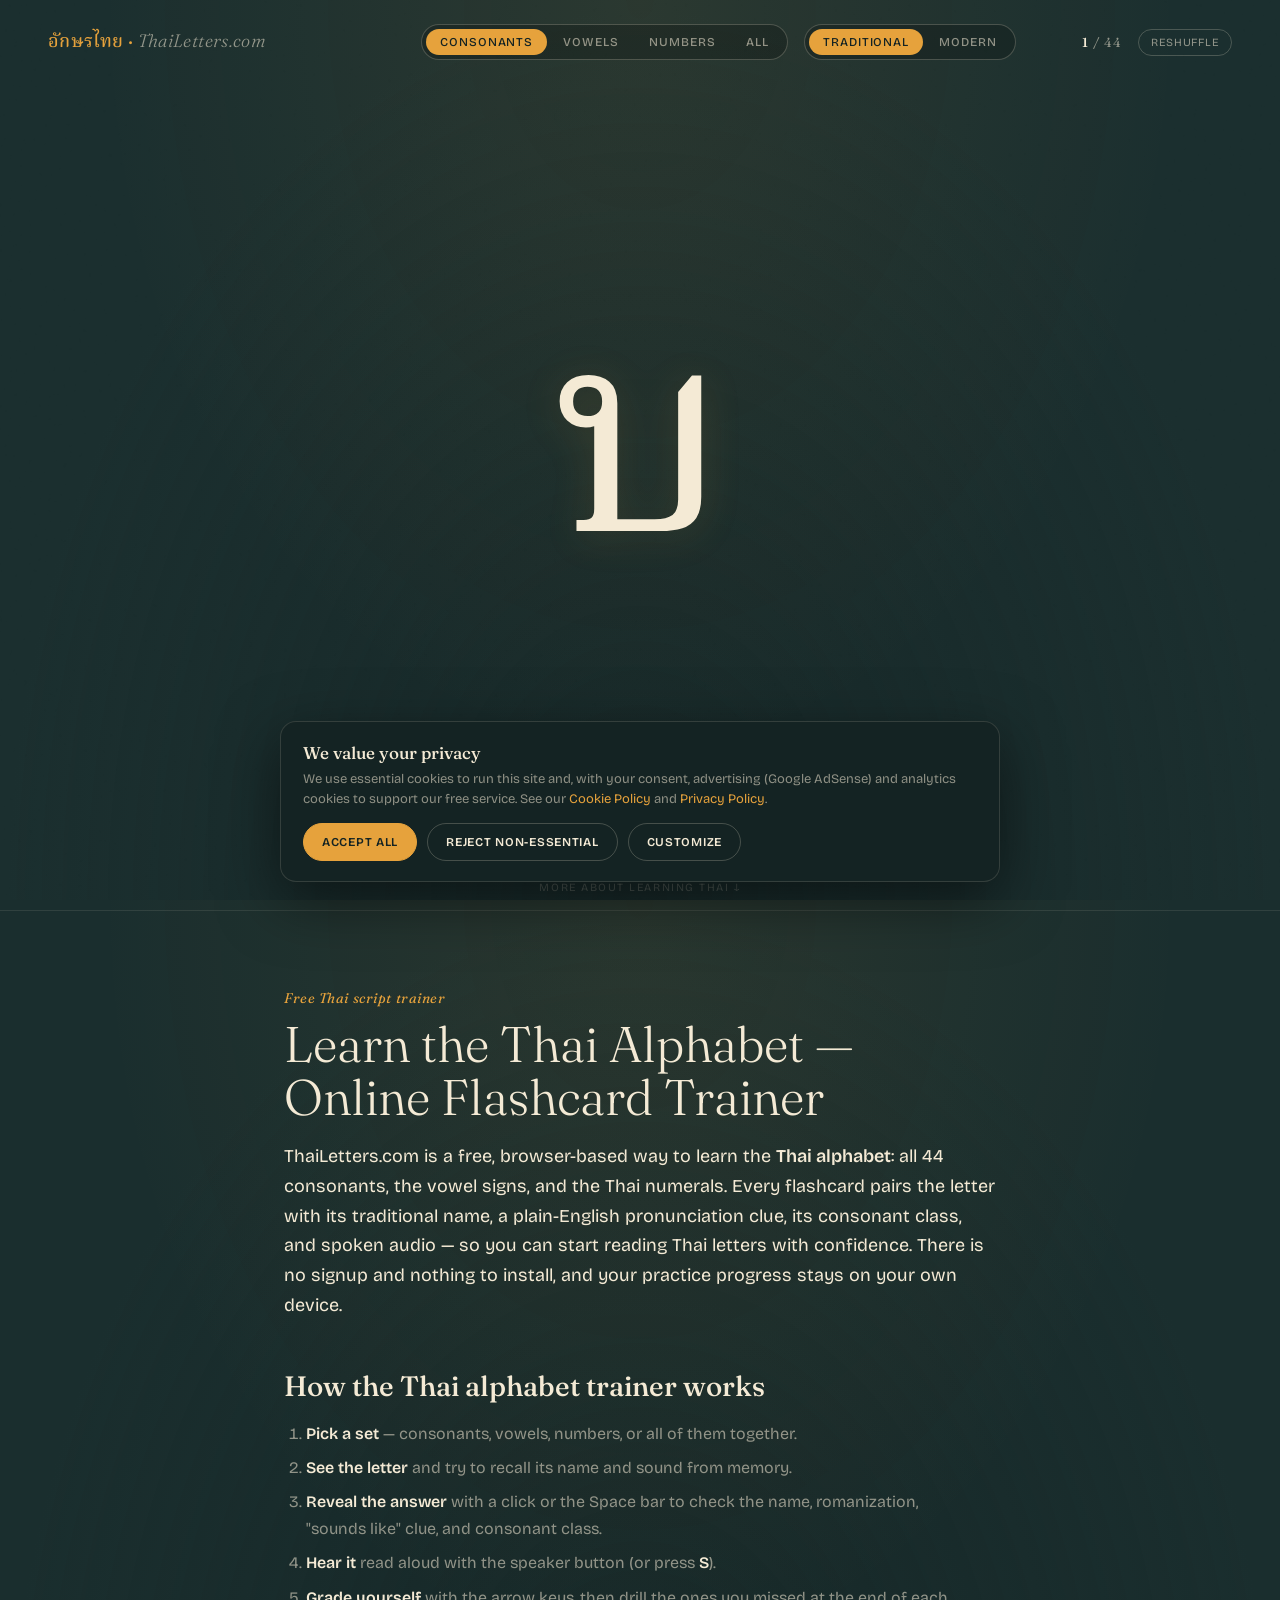
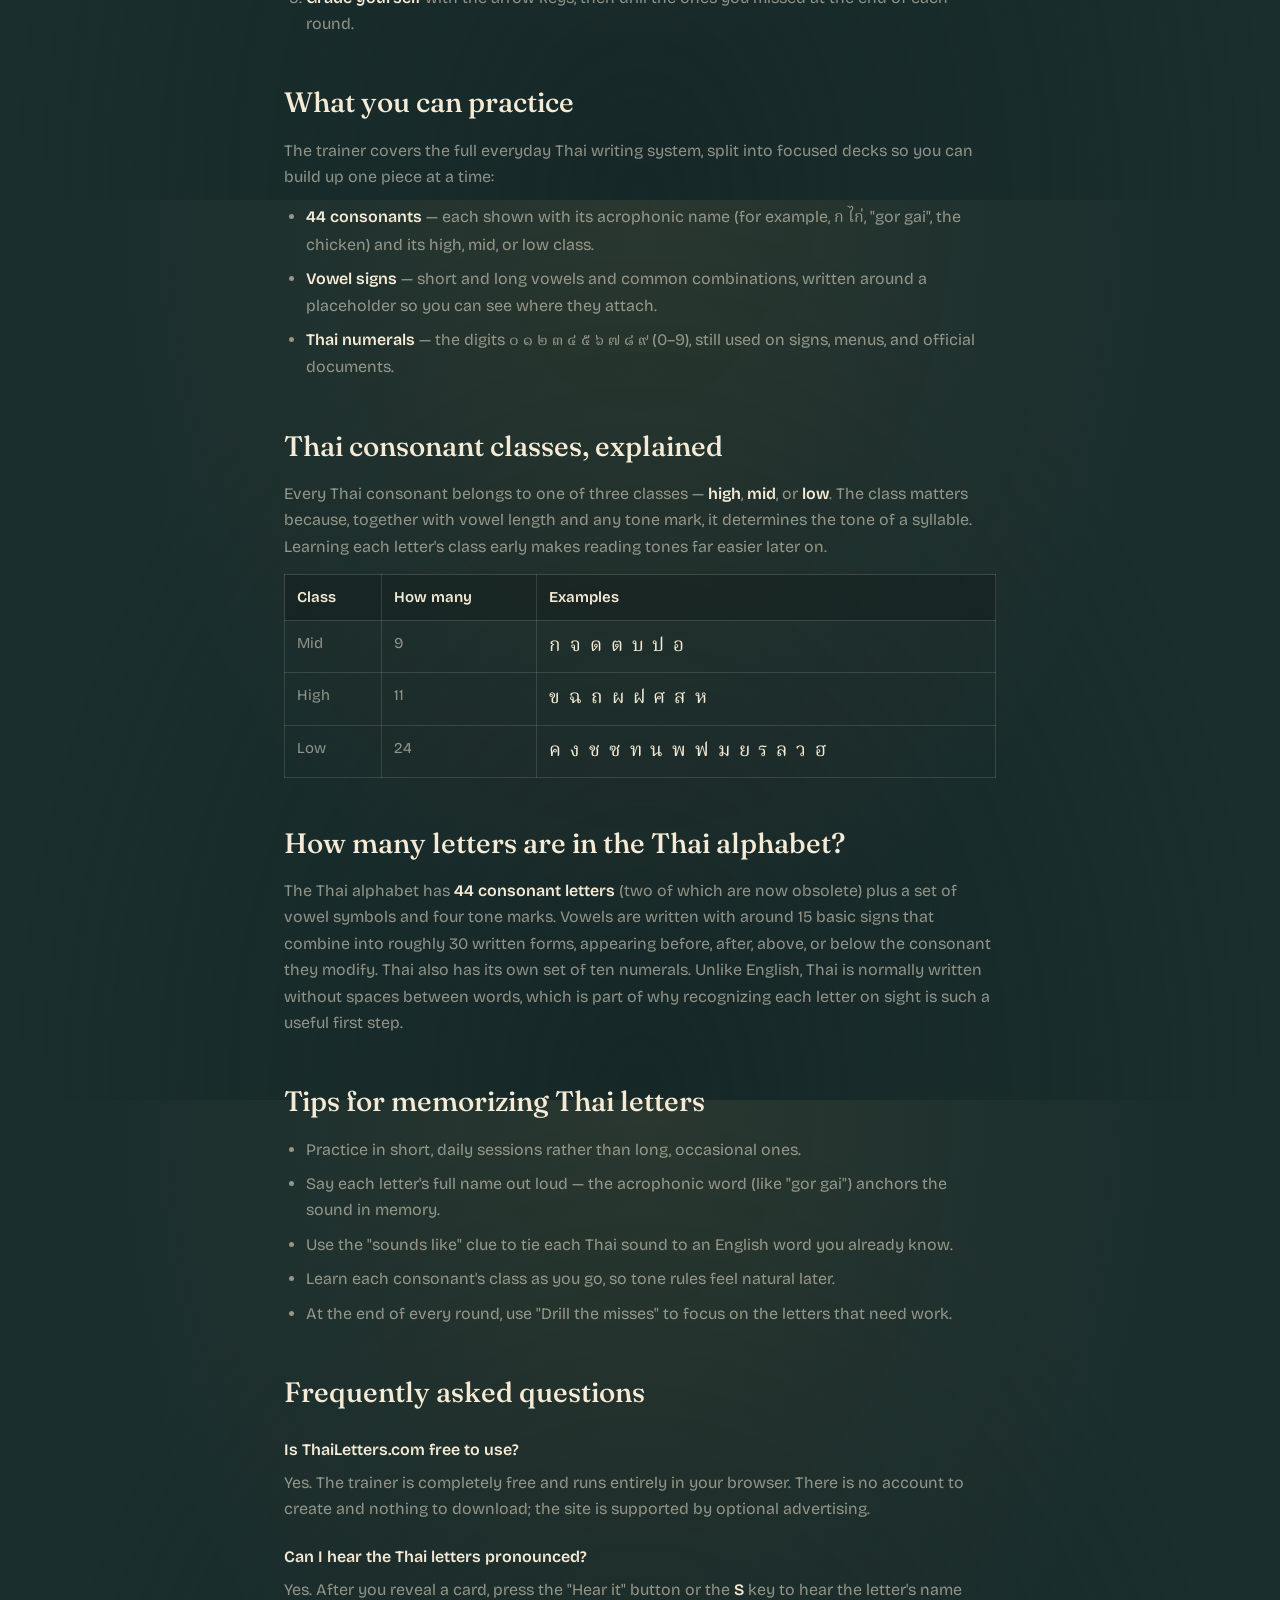
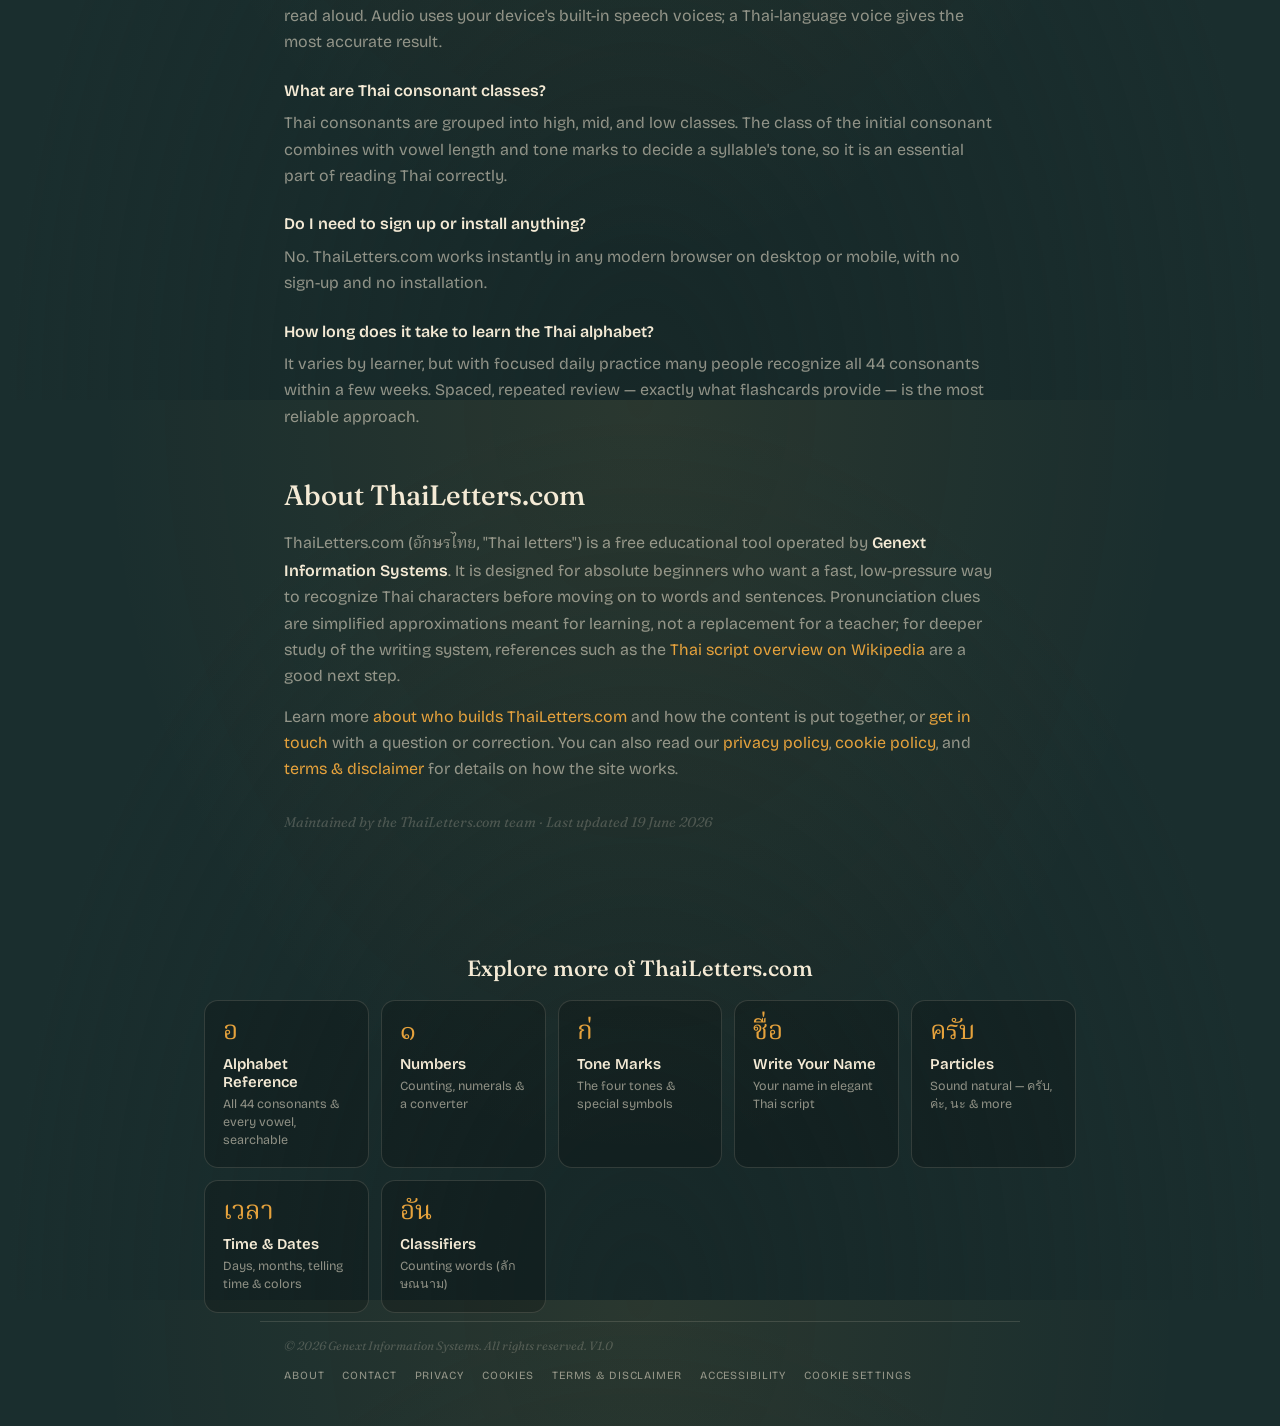
<file: index.html>
<!DOCTYPE html>
<html lang="en">
<head>
<script async src="https://pagead2.googlesyndication.com/pagead/js/adsbygoogle.js?client=ca-pub-2738929737632064"
     crossorigin="anonymous"></script>
<meta charset="UTF-8">
<meta name="viewport" content="width=device-width, initial-scale=1.0">
<title>Learn Thai Letters &amp; Numbers &mdash; Free Flashcard Trainer</title>
<meta name="description" content="Master the Thai alphabet free in your browser. Flashcards for all 44 consonants, vowels and numerals, with pronunciation clues, audio and consonant classes.">
<link rel="canonical" href="https://thailetters.com/">
<meta name="robots" content="index, follow, max-image-preview:large, max-snippet:-1">
<meta name="author" content="Genext Information Systems">
<meta name="theme-color" content="#1a2e2e">

<meta property="og:type" content="website">
<meta property="og:site_name" content="ThaiLetters.com">
<meta property="og:title" content="Learn the Thai Alphabet — Free Flashcard Trainer">
<meta property="og:description" content="Free, browser-based flashcards for all 44 Thai consonants, vowels and numerals — with pronunciation clues, audio and consonant classes.">
<meta property="og:url" content="https://thailetters.com/">
<meta property="og:image" content="https://thailetters.com/og-image.png">
<meta property="og:image:width" content="1200">
<meta property="og:image:height" content="630">
<meta property="og:image:alt" content="ThaiLetters.com — learn the Thai alphabet, a free flashcard trainer">
<meta property="og:locale" content="en_US">

<meta name="twitter:card" content="summary_large_image">
<meta name="twitter:title" content="Learn the Thai Alphabet — Free Flashcard Trainer">
<meta name="twitter:description" content="Free flashcards for the Thai consonants, vowels and numerals — pronunciation clues, audio and consonant classes.">
<meta name="twitter:image" content="https://thailetters.com/og-image.png">

<link rel="icon" href="favicon.svg" type="image/svg+xml">
<link rel="apple-touch-icon" href="apple-touch-icon.png">

<link rel="preconnect" href="https://fonts.googleapis.com">
<link rel="preconnect" href="https://fonts.gstatic.com" crossorigin>
<link href="https://fonts.googleapis.com/css2?family=Noto+Serif+Thai:wght@400;500;700&family=Kanit:wght@300;400;500;600&family=Fraunces:ital,opsz,wght@0,9..144,300;0,9..144,500;1,9..144,400&family=Bricolage+Grotesque:wght@400;500;600&display=swap" rel="stylesheet">
<link rel="stylesheet" href="site.css">

<script type="application/ld+json">
{
  "@context": "https://schema.org",
  "@graph": [
    {
      "@type": "WebSite",
      "@id": "https://thailetters.com/#website",
      "url": "https://thailetters.com/",
      "name": "ThaiLetters.com",
      "description": "Free flashcard trainer for the Thai alphabet, vowels and numerals.",
      "inLanguage": "en",
      "publisher": { "@id": "https://thailetters.com/#org" }
    },
    {
      "@type": "Organization",
      "@id": "https://thailetters.com/#org",
      "name": "Genext Information Systems",
      "url": "https://thailetters.com/",
      "logo": "https://thailetters.com/apple-touch-icon.png"
    },
    {
      "@type": "WebApplication",
      "@id": "https://thailetters.com/#app",
      "name": "ThaiLetters.com — Thai Alphabet Trainer",
      "url": "https://thailetters.com/",
      "applicationCategory": "EducationalApplication",
      "operatingSystem": "Any (web browser)",
      "inLanguage": "en",
      "description": "A free, browser-based flashcard trainer for learning the Thai alphabet: 44 consonants, vowel signs and Thai numerals, with pronunciation clues, spoken audio and consonant classes.",
      "isAccessibleForFree": true,
      "offers": { "@type": "Offer", "price": "0", "priceCurrency": "USD" },
      "publisher": { "@id": "https://thailetters.com/#org" }
    },
    {
      "@type": "FAQPage",
      "@id": "https://thailetters.com/#faq",
      "mainEntity": [
        {
          "@type": "Question",
          "name": "Is ThaiLetters.com free to use?",
          "acceptedAnswer": { "@type": "Answer", "text": "Yes. The trainer is completely free and runs entirely in your browser. There is no account to create and nothing to download; the site is supported by optional advertising." }
        },
        {
          "@type": "Question",
          "name": "Can I hear the Thai letters pronounced?",
          "acceptedAnswer": { "@type": "Answer", "text": "Yes. After you reveal a card, press the Hear it button or the S key to hear the letter's name read aloud. Audio uses your device's built-in speech voices; a Thai-language voice gives the most accurate result." }
        },
        {
          "@type": "Question",
          "name": "What are Thai consonant classes?",
          "acceptedAnswer": { "@type": "Answer", "text": "Thai consonants are grouped into high, mid and low classes. The class of the initial consonant combines with vowel length and tone marks to decide a syllable's tone, so it is an essential part of reading Thai correctly." }
        },
        {
          "@type": "Question",
          "name": "Do I need to sign up or install anything?",
          "acceptedAnswer": { "@type": "Answer", "text": "No. ThaiLetters.com works instantly in any modern browser on desktop or mobile, with no sign-up and no installation." }
        },
        {
          "@type": "Question",
          "name": "How many letters are in the Thai alphabet?",
          "acceptedAnswer": { "@type": "Answer", "text": "The Thai alphabet has 44 consonant letters (two now obsolete) plus around 15 basic vowel symbols that combine into roughly 30 written forms, four tone marks, and its own set of ten numerals." }
        }
      ]
    }
  ]
}
</script>
<style>
  :root {
    --bg: #1a2e2e;
    --bg-deeper: #142323;
    --ink: #f4ead5;
    --ink-dim: rgba(244, 234, 213, 0.55);
    --ink-faint: rgba(244, 234, 213, 0.22);
    --accent: #e6a23c;
    --thai-font: 'Noto Serif Thai', serif;
  }

  /* modern font swap — toggled via .font-modern on .app */
  .app.font-modern { --thai-font: 'Kanit', sans-serif; }

  * { box-sizing: border-box; margin: 0; padding: 0; }

  html { height: 100%; scroll-behavior: smooth; }
  body { min-height: 100%; }

  body {
    background: var(--bg);
    background-image:
      radial-gradient(ellipse at top, rgba(230, 162, 60, 0.08), transparent 60%),
      radial-gradient(ellipse at bottom, rgba(20, 35, 35, 0.6), transparent 70%);
    color: var(--ink);
    font-family: 'Bricolage Grotesque', system-ui, sans-serif;
    position: relative;
  }

  body::before {
    content: "";
    position: fixed; inset: 0;
    background-image: url("data:image/svg+xml,%3Csvg viewBox='0 0 200 200' xmlns='http://www.w3.org/2000/svg'%3E%3Cfilter id='n'%3E%3CfeTurbulence type='fractalNoise' baseFrequency='0.9' numOctaves='2' stitchTiles='stitch'/%3E%3CfeColorMatrix values='0 0 0 0 1  0 0 0 0 1  0 0 0 0 1  0 0 0 0.04 0'/%3E%3C/filter%3E%3Crect width='100%25' height='100%25' filter='url(%23n)'/%3E%3C/svg%3E");
    pointer-events: none;
    opacity: 0.5;
    mix-blend-mode: overlay;
    z-index: 1;
  }

  .app {
    position: relative; z-index: 2;
    min-height: 100vh;
    display: grid;
    grid-template-rows: auto 1fr auto;
    padding: 24px 48px 16px;
    cursor: pointer;
    user-select: none;
  }

  /* TOP BAR */
  .top {
    display: flex;
    justify-content: space-between;
    align-items: center;
    gap: 20px;
    flex-wrap: wrap;
  }
  .brand {
    font-family: 'Fraunces', serif;
    font-style: italic;
    font-weight: 300;
    font-size: 18px;
    color: var(--ink-dim);
    letter-spacing: 0.02em;
  }
  .brand span { color: var(--accent); font-style: normal; font-weight: 500; }
  .brand .thai-label { font-family: var(--thai-font); font-style: normal; }

  .controls { display: flex; align-items: center; gap: 16px; flex-wrap: wrap; }

  .toggle-group {
    display: flex; gap: 2px;
    background: rgba(0,0,0,0.2);
    padding: 4px;
    border-radius: 999px;
    border: 1px solid var(--ink-faint);
  }
  .toggle-group .label {
    font-family: 'Fraunces', serif;
    font-style: italic;
    font-size: 11px;
    color: var(--ink-faint);
    padding: 6px 6px 6px 12px;
    align-self: center;
  }
  .pill {
    background: transparent; border: none;
    color: var(--ink-dim);
    font-family: inherit; font-size: 12px; font-weight: 500;
    padding: 6px 14px; border-radius: 999px;
    cursor: pointer;
    text-transform: uppercase; letter-spacing: 0.08em;
    transition: all 0.2s ease;
  }
  .pill:hover { color: var(--ink); }
  .pill.active { background: var(--accent); color: var(--bg-deeper); }

  .progress {
    font-family: 'Fraunces', serif;
    font-size: 13px;
    color: var(--ink-dim);
    letter-spacing: 0.08em;
    text-transform: uppercase;
    min-width: 90px;
    text-align: right;
  }
  .progress strong { color: var(--ink); font-weight: 500; }

  .reset-btn {
    background: transparent;
    border: 1px solid var(--ink-faint);
    color: var(--ink-dim);
    font-family: inherit; font-size: 11px;
    padding: 6px 12px; border-radius: 999px;
    cursor: pointer;
    text-transform: uppercase; letter-spacing: 0.08em;
    transition: all 0.2s ease;
  }
  .reset-btn:hover { color: var(--accent); border-color: var(--accent); }

  /* CENTER STAGE */
  .stage {
    display: grid;
    place-items: center;
    position: relative;
    overflow: hidden;
  }
  .card {
    display: flex;
    align-items: center;
    justify-content: center;
    text-align: center;
    transition: opacity 0.18s ease;
    max-width: 100%;
  }
  .card.fading { opacity: 0; }

  .char {
    font-family: var(--thai-font);
    font-weight: 400;
    font-size: clamp(120px, 22vw, 300px);
    line-height: 1;
    color: var(--ink);
    text-shadow: 0 4px 40px rgba(230, 162, 60, 0.15);
    flex: none;
  }

  .answer {
    text-align: left;
    max-width: 0;
    margin-left: 0;
    opacity: 0;
    transform: translateX(10px);
    pointer-events: none;
    overflow: hidden;
  }
  .answer.shown {
    max-width: clamp(280px, 42vw, 480px);
    margin-left: clamp(28px, 5vw, 72px);
    opacity: 1;
    transform: translateX(0);
    pointer-events: auto;
    transition: opacity 0.4s ease, transform 0.4s ease, max-width 0.45s ease, margin-left 0.45s ease;
  }
  .emoji {
    font-size: 72px;
    line-height: 1;
    margin-bottom: 10px;
    filter: drop-shadow(0 4px 12px rgba(0,0,0,0.3));
  }
  .emoji:empty { display: none; }

  .name-thai {
    font-family: var(--thai-font);
    font-size: clamp(28px, 4vw, 44px);
    color: var(--accent);
    font-weight: 500;
    letter-spacing: 0.02em;
  }

  .soundslike {
    font-family: 'Fraunces', serif;
    font-style: italic;
    font-size: clamp(14px, 1.6vw, 18px);
    color: var(--ink);
    margin-top: 12px;
    line-height: 1.45;
  }
  .soundslike[hidden] { display: none; }

  .meta {
    font-family: 'Bricolage Grotesque', sans-serif;
    font-size: 12px;
    color: var(--ink-dim);
    margin-top: 12px;
    text-transform: uppercase;
    letter-spacing: 0.16em;
    line-height: 1.7;
  }
  .meta .sound { color: var(--accent); font-weight: 500; }
  .cls { font-weight: 600; }
  .cls-mid  { color: var(--accent); }
  .cls-high { color: #8fb8e0; }
  .cls-low  { color: #9cc9a8; }

  .translit {
    font-family: 'Fraunces', serif;
    font-style: italic;
    font-weight: 300;
    font-size: clamp(20px, 2.4vw, 28px);
    color: var(--ink);
    margin-top: 6px;
  }

  .meaning {
    font-family: 'Bricolage Grotesque', sans-serif;
    font-size: 13px;
    color: var(--ink-dim);
    margin-top: 14px;
    text-transform: uppercase;
    letter-spacing: 0.2em;
  }
  .meaning .sound { color: var(--accent); font-weight: 500; }

  /* speaker / text-to-speech button */
  .speak-btn {
    display: inline-flex;
    align-items: center;
    gap: 8px;
    margin-top: 16px;
    padding: 9px 16px;
    border-radius: 999px;
    border: 1px solid var(--ink-faint);
    background: rgba(244, 234, 213, 0.04);
    color: var(--ink);
    font-family: 'Bricolage Grotesque', sans-serif;
    font-size: 12px;
    font-weight: 500;
    letter-spacing: 0.06em;
    text-transform: uppercase;
    cursor: pointer;
    transition: border-color 0.18s ease, background 0.18s ease, color 0.18s ease, opacity 0.18s ease;
  }
  .speak-btn:hover { border-color: var(--accent); color: var(--accent); }
  .speak-btn:focus-visible { outline: 2px solid var(--accent); outline-offset: 2px; }
  .speak-btn .spk-icon { font-size: 15px; }
  .speak-btn.speaking { border-color: var(--accent); color: var(--accent); }
  .speak-btn.speaking .spk-icon { animation: spk-pulse 0.7s ease-in-out infinite; }
  .speak-btn[hidden] { display: none; }
  .speak-btn .k {
    display: inline-block;
    padding: 1px 6px;
    border: 1px solid var(--ink-faint);
    border-radius: 4px;
    font-size: 10px;
    color: var(--ink-dim);
  }
  @keyframes spk-pulse { 0%,100% { opacity: 1; } 50% { opacity: 0.35; } }

  /* BOTTOM HINT */
  .hint {
    text-align: center;
    font-family: 'Fraunces', serif;
    font-style: italic;
    font-weight: 300;
    font-size: 14px;
    color: var(--ink-faint);
    letter-spacing: 0.04em;
    transition: opacity 0.3s ease;
    min-height: 22px;
  }
  .hint .key {
    display: inline-block;
    padding: 2px 8px;
    border: 1px solid var(--ink-faint);
    border-radius: 4px;
    margin: 0 4px;
    font-style: normal;
    font-family: 'Bricolage Grotesque', sans-serif;
    font-size: 11px;
    color: var(--ink-dim);
    text-transform: uppercase;
    letter-spacing: 0.08em;
  }

  .complete {
    position: absolute; inset: 0;
    display: none;
    place-items: center;
    background: rgba(20, 35, 35, 0.92);
    backdrop-filter: blur(8px);
    text-align: center;
    z-index: 5;
  }
  .complete.shown { display: grid; }
  .complete-inner {
    max-width: min(720px, 92vw);
    max-height: 88vh;
    display: flex;
    flex-direction: column;
    align-items: center;
    padding: 8px 16px;
    overflow: hidden;
  }
  .score-pct {
    font-family: 'Fraunces', serif;
    font-weight: 300;
    font-size: clamp(64px, 12vw, 104px);
    line-height: 0.9;
    color: var(--accent);
  }
  .score-pct.high { color: #5fd38a; }
  .score-pct.low  { color: #f08a7a; }
  .complete-inner h2 {
    font-family: var(--thai-font);
    font-weight: 500;
    font-size: 30px;
    color: var(--ink);
    margin: 6px 0 2px;
  }
  .complete-inner p {
    color: var(--ink-dim);
    font-size: 13px;
    text-transform: uppercase;
    letter-spacing: 0.15em;
  }

  /* RESULTS GRID */
  .score-grid {
    display: grid;
    grid-template-columns: repeat(auto-fill, minmax(60px, 1fr));
    gap: 7px;
    width: 100%;
    margin: 22px 0 24px;
    max-height: 44vh;
    overflow-y: auto;
    padding: 2px;
  }
  .score-cell {
    display: flex;
    flex-direction: column;
    align-items: center;
    gap: 3px;
    padding: 9px 4px 7px;
    border-radius: 10px;
    background: rgba(0,0,0,0.22);
    border: 1px solid var(--ink-faint);
  }
  .score-cell .sc-char {
    font-family: var(--thai-font);
    font-size: 28px;
    line-height: 1;
  }
  .score-cell .sc-translit {
    font-family: 'Fraunces', serif;
    font-style: italic;
    font-size: 10px;
    color: var(--ink-dim);
    text-align: center;
    line-height: 1.1;
  }
  .score-cell.correct { border-color: rgba(95,211,138,0.35); }
  .score-cell.correct .sc-char { color: #5fd38a; }
  .score-cell.incorrect { border-color: rgba(240,138,122,0.4); }
  .score-cell.incorrect .sc-char,
  .score-cell.incorrect .sc-translit { color: #f08a7a; }

  .score-actions { display: flex; gap: 12px; flex-wrap: wrap; justify-content: center; }

  /* JUDGE BUTTONS (reveal + score actions) */
  .judge-buttons {
    display: flex;
    gap: 14px;
    justify-content: flex-start;
    margin-top: 26px;
  }
  .judge-btn {
    font-family: 'Bricolage Grotesque', sans-serif;
    font-size: 12px;
    font-weight: 600;
    letter-spacing: 0.08em;
    text-transform: uppercase;
    padding: 12px 24px;
    border-radius: 999px;
    border: 1px solid transparent;
    background: transparent;
    color: var(--ink);
    cursor: pointer;
    transition: background 0.18s ease, border-color 0.18s ease, color 0.18s ease;
  }
  .judge-btn .k {
    display: inline-block;
    margin-left: 8px;
    padding: 1px 7px;
    border: 1px solid currentColor;
    border-radius: 4px;
    font-size: 10px;
    opacity: 0.7;
  }
  .judge-btn.correct {
    background: rgba(95,211,138,0.12);
    border-color: rgba(95,211,138,0.5);
    color: #6fdc97;
  }
  .judge-btn.correct:hover { background: rgba(95,211,138,0.24); }
  .judge-btn.incorrect {
    background: rgba(240,138,122,0.10);
    border-color: rgba(240,138,122,0.5);
    color: #f49a8b;
  }
  .judge-btn.incorrect:hover { background: rgba(240,138,122,0.22); }
  .judge-btn.restart {
    background: var(--accent);
    border-color: var(--accent);
    color: var(--bg-deeper);
  }
  .judge-btn.restart:hover { filter: brightness(1.08); }
  .judge-btn.review {
    border-color: var(--ink-faint);
    color: var(--ink-dim);
  }
  .judge-btn.review:hover { color: var(--accent); border-color: var(--accent); }
  .judge-btn:focus-visible { outline: 2px solid var(--accent); outline-offset: 2px; }
  .judge-btn[hidden] { display: none; }

  @media (max-width: 760px) {
    .app { padding: 20px; }
    .top { flex-direction: column; align-items: stretch; gap: 12px; }
    .controls { justify-content: space-between; }
    .progress { min-width: auto; text-align: left; }
    .emoji { font-size: 56px; }
    .card { flex-direction: column; }
    .answer { transform: translateY(10px); text-align: center; }
    .answer.shown {
      max-width: min(92vw, 460px);
      margin-left: 0;
      margin-top: 20px;
      transform: translateY(0);
      transition: opacity 0.4s ease, transform 0.4s ease, max-width 0.45s ease, margin-top 0.45s ease;
    }
    .soundslike, .meta, .speak-btn { text-align: center; }
    .speak-btn { align-self: center; }
    .judge-buttons { flex-direction: column; width: 100%; justify-content: center; }
    .judge-btn { width: 100%; }
  }

  @media (prefers-reduced-motion: reduce) {
    .card, .answer { transition: none; }
    .speak-btn.speaking .spk-icon { animation: none; }
    html { scroll-behavior: auto; }
  }

  /* scroll cue under the hero */
  .scroll-cue {
    justify-self: center;
    margin-top: 6px;
    font-family: 'Bricolage Grotesque', sans-serif;
    font-size: 11px; letter-spacing: 0.14em; text-transform: uppercase;
    color: var(--ink-faint); text-decoration: none;
    transition: color 0.2s ease;
  }
  .scroll-cue:hover { color: var(--accent); }

  /* ===== content / learn section (indexable copy) ===== */
  .learn {
    position: relative; z-index: 2;
    cursor: auto; user-select: text;
    border-top: 1px solid rgba(244, 234, 213, 0.1);
  }
  .learn-wrap { max-width: 760px; margin: 0 auto; padding: 76px 24px 90px; line-height: 1.65; }
  .learn .eyebrow { font-family: 'Fraunces', serif; font-style: italic; color: var(--accent); font-size: 14px; margin-bottom: 8px; }
  .learn h1 { font-family: 'Fraunces', serif; font-weight: 300; font-size: clamp(32px, 5vw, 50px); line-height: 1.06; margin-bottom: 18px; color: var(--ink); }
  .learn .lead { font-size: 18px; color: var(--ink); margin-bottom: 12px; }
  .learn h2 { font-family: 'Fraunces', serif; font-weight: 500; font-size: clamp(22px, 3vw, 28px); margin: 42px 0 12px; color: var(--ink); }
  .learn h3 { font-family: 'Bricolage Grotesque', sans-serif; font-weight: 600; font-size: 16px; margin: 22px 0 6px; color: var(--ink); }
  .learn p, .learn li { color: var(--ink-dim); font-size: 16px; }
  .learn p { margin-bottom: 14px; }
  .learn strong { color: var(--ink); font-weight: 600; }
  .learn ul, .learn ol { margin: 0 0 16px; padding-left: 22px; }
  .learn li { margin-bottom: 8px; }
  .learn a { color: var(--accent); text-decoration: none; }
  .learn a:hover { text-decoration: underline; }
  .learn [lang="th"] { font-family: var(--thai-font); }
  .learn table { width: 100%; border-collapse: collapse; margin: 6px 0 18px; font-size: 15px; }
  .learn th, .learn td { text-align: left; padding: 10px 12px; border: 1px solid rgba(244, 234, 213, 0.14); color: var(--ink-dim); vertical-align: top; }
  .learn th { background: rgba(0, 0, 0, 0.18); color: var(--ink); font-weight: 600; }
  .learn td[lang="th"] { color: var(--ink); font-size: 19px; letter-spacing: 0.1em; }
  .learn .byline { margin-top: 28px; font-family: 'Fraunces', serif; font-style: italic; font-size: 14px; color: var(--ink-faint); }

  /* page-level footer (outside the hero) */
  body > .site-footer {
    position: relative; z-index: 2;
    max-width: 760px; margin: 0 auto;
    padding: 16px 24px 44px;
    cursor: auto;
  }
</style>
</head>
<body>
  <div class="app" id="app">

    <header class="top">
      <div class="brand"><span class="thai-label">อักษรไทย</span> <span>·</span> ThaiLetters.com</div>
      <div class="controls">
        <div class="toggle-group" id="modes">
          <button class="pill active" data-mode="consonants">Consonants</button>
          <button class="pill" data-mode="vowels">Vowels</button>
          <button class="pill" data-mode="numbers">Numbers</button>
          <button class="pill" data-mode="all">All</button>
        </div>
        <div class="toggle-group" id="fonts">
          <button class="pill active" data-font="traditional">Traditional</button>
          <button class="pill" data-font="modern">Modern</button>
        </div>
        <div class="progress"><strong id="pos">1</strong> / <span id="total">44</span></div>
        <button class="reset-btn" id="reset">Reshuffle</button>
      </div>
    </header>

    <main class="stage" id="stage">
      <div class="card" id="card">
        <div class="char" id="char">ก</div>
        <div class="answer" id="answer">
          <div class="emoji" id="emoji"></div>
          <div class="name-thai" id="nameThai"></div>
          <div class="translit" id="translit"></div>
          <div class="soundslike" id="soundsLike"></div>
          <button class="speak-btn" id="speakBtn" type="button">
            <span class="spk-icon" aria-hidden="true">&#128266;</span> Hear it <span class="k">S</span>
          </button>
          <div class="meta" id="meta"></div>
          <div class="judge-buttons" id="judgeButtons">
            <button class="judge-btn incorrect" id="btnWrong">Got it wrong <span class="k">&larr;</span></button>
            <button class="judge-btn correct" id="btnRight">Got it right <span class="k">&rarr;</span></button>
          </div>
        </div>
      </div>

      <div class="complete" id="complete">
        <div class="complete-inner">
          <div class="score-pct" id="scorePct">0%</div>
          <h2 id="scorePraise">เก่งมาก</h2>
          <p id="scoreCount">0 / 0 correct</p>
          <div class="score-grid" id="scoreGrid"></div>
          <div class="score-actions">
            <button class="judge-btn review" id="reviewWrong">Drill the misses</button>
            <button class="judge-btn restart" id="restart">Reshuffle &amp; go again</button>
          </div>
        </div>
      </div>
    </main>

    <footer class="hint" id="hint">Recall the answer, then click to reveal</footer>

    <a class="scroll-cue" href="#learn">More about learning Thai &#8595;</a>

  </div>

  <section class="learn" id="learn">
    <div class="learn-wrap">
      <p class="eyebrow">Free Thai script trainer</p>
      <h1>Learn the Thai Alphabet &mdash; Online Flashcard Trainer</h1>
      <p class="lead">ThaiLetters.com is a free, browser-based way to learn the <strong>Thai alphabet</strong>: all 44 consonants, the vowel signs, and the Thai numerals. Every flashcard pairs the letter with its traditional name, a plain-English pronunciation clue, its consonant class, and spoken audio &mdash; so you can start reading Thai letters with confidence. There is no signup and nothing to install, and your practice progress stays on your own device.</p>

      <h2>How the Thai alphabet trainer works</h2>
      <ol>
        <li><strong>Pick a set</strong> &mdash; consonants, vowels, numbers, or all of them together.</li>
        <li><strong>See the letter</strong> and try to recall its name and sound from memory.</li>
        <li><strong>Reveal the answer</strong> with a click or the Space bar to check the name, romanization, "sounds&nbsp;like" clue, and consonant class.</li>
        <li><strong>Hear it</strong> read aloud with the speaker button (or press <strong>S</strong>).</li>
        <li><strong>Grade yourself</strong> with the arrow keys, then drill the ones you missed at the end of each round.</li>
      </ol>

      <h2>What you can practice</h2>
      <p>The trainer covers the full everyday Thai writing system, split into focused decks so you can build up one piece at a time:</p>
      <ul>
        <li><strong>44 consonants</strong> &mdash; each shown with its acrophonic name (for example, <span lang="th">ก&nbsp;ไก่</span>, "gor gai", the chicken) and its high, mid, or low class.</li>
        <li><strong>Vowel signs</strong> &mdash; short and long vowels and common combinations, written around a placeholder so you can see where they attach.</li>
        <li><strong>Thai numerals</strong> &mdash; the digits <span lang="th">๐&nbsp;๑&nbsp;๒&nbsp;๓&nbsp;๔&nbsp;๕&nbsp;๖&nbsp;๗&nbsp;๘&nbsp;๙</span> (0&ndash;9), still used on signs, menus, and official documents.</li>
      </ul>

      <h2>Thai consonant classes, explained</h2>
      <p>Every Thai consonant belongs to one of three classes &mdash; <strong>high</strong>, <strong>mid</strong>, or <strong>low</strong>. The class matters because, together with vowel length and any tone mark, it determines the tone of a syllable. Learning each letter's class early makes reading tones far easier later on.</p>
      <table>
        <thead><tr><th>Class</th><th>How many</th><th>Examples</th></tr></thead>
        <tbody>
          <tr><td>Mid</td><td>9</td><td lang="th">ก จ ด ต บ ป อ</td></tr>
          <tr><td>High</td><td>11</td><td lang="th">ข ฉ ถ ผ ฝ ศ ส ห</td></tr>
          <tr><td>Low</td><td>24</td><td lang="th">ค ง ช ซ ท น พ ฟ ม ย ร ล ว ฮ</td></tr>
        </tbody>
      </table>

      <h2>How many letters are in the Thai alphabet?</h2>
      <p>The Thai alphabet has <strong>44 consonant letters</strong> (two of which are now obsolete) plus a set of vowel symbols and four tone marks. Vowels are written with around 15 basic signs that combine into roughly 30 written forms, appearing before, after, above, or below the consonant they modify. Thai also has its own set of ten numerals. Unlike English, Thai is normally written without spaces between words, which is part of why recognizing each letter on sight is such a useful first step.</p>

      <h2>Tips for memorizing Thai letters</h2>
      <ul>
        <li>Practice in short, daily sessions rather than long, occasional ones.</li>
        <li>Say each letter's full name out loud &mdash; the acrophonic word (like "gor gai") anchors the sound in memory.</li>
        <li>Use the "sounds like" clue to tie each Thai sound to an English word you already know.</li>
        <li>Learn each consonant's class as you go, so tone rules feel natural later.</li>
        <li>At the end of every round, use "Drill the misses" to focus on the letters that need work.</li>
      </ul>

      <h2>Frequently asked questions</h2>
      <div class="faq">
        <h3>Is ThaiLetters.com free to use?</h3>
        <p>Yes. The trainer is completely free and runs entirely in your browser. There is no account to create and nothing to download; the site is supported by optional advertising.</p>

        <h3>Can I hear the Thai letters pronounced?</h3>
        <p>Yes. After you reveal a card, press the "Hear it" button or the <strong>S</strong> key to hear the letter's name read aloud. Audio uses your device's built-in speech voices; a Thai-language voice gives the most accurate result.</p>

        <h3>What are Thai consonant classes?</h3>
        <p>Thai consonants are grouped into high, mid, and low classes. The class of the initial consonant combines with vowel length and tone marks to decide a syllable's tone, so it is an essential part of reading Thai correctly.</p>

        <h3>Do I need to sign up or install anything?</h3>
        <p>No. ThaiLetters.com works instantly in any modern browser on desktop or mobile, with no sign-up and no installation.</p>

        <h3>How long does it take to learn the Thai alphabet?</h3>
        <p>It varies by learner, but with focused daily practice many people recognize all 44 consonants within a few weeks. Spaced, repeated review &mdash; exactly what flashcards provide &mdash; is the most reliable approach.</p>
      </div>

      <h2>About ThaiLetters.com</h2>
      <p>ThaiLetters.com (<span lang="th">อักษรไทย</span>, "Thai letters") is a free educational tool operated by <strong>Genext Information Systems</strong>. It is designed for absolute beginners who want a fast, low-pressure way to recognize Thai characters before moving on to words and sentences. Pronunciation clues are simplified approximations meant for learning, not a replacement for a teacher; for deeper study of the writing system, references such as the <a href="https://en.wikipedia.org/wiki/Thai_script" rel="noopener" target="_blank">Thai script overview on Wikipedia</a> are a good next step.</p>
      <p>Learn more <a href="about.html">about who builds ThaiLetters.com</a> and how the content is put together, or <a href="contact.html">get in touch</a> with a question or correction. You can also read our <a href="privacy.html">privacy policy</a>, <a href="cookie-policy.html">cookie policy</a>, and <a href="terms.html">terms &amp; disclaimer</a> for details on how the site works.</p>
      <p class="byline">Maintained by the ThaiLetters.com team &middot; Last updated 19 June 2026</p>
    </div>
  </section>

  <style>
    .explore {
      position: relative; z-index: 2;
      max-width: 920px; margin: 0 auto; padding: 16px 24px 8px;
    }
    .explore h2 {
      font-family: 'Fraunces', serif; font-weight: 500; font-size: 22px;
      color: var(--ink); margin: 0 0 18px; text-align: center;
    }
    .explore-grid {
      display: grid; grid-template-columns: repeat(auto-fit, minmax(160px, 1fr)); gap: 12px;
    }
    .explore-card {
      display: flex; flex-direction: column; gap: 4px;
      padding: 18px; border-radius: 14px;
      background: rgba(0,0,0,0.2); border: 1px solid rgba(244,234,213,0.14);
      text-decoration: none; transition: transform 0.18s ease, border-color 0.18s ease, background 0.18s ease;
    }
    .explore-card:hover { transform: translateY(-3px); border-color: var(--accent); background: rgba(0,0,0,0.3); }
    .explore-card .ec-th { font-family: var(--thai-font); font-size: 26px; color: var(--accent); line-height: 1; }
    .explore-card .ec-title { font-family: 'Bricolage Grotesque', sans-serif; font-weight: 600; font-size: 15px; color: var(--ink); margin-top: 6px; }
    .explore-card .ec-desc { font-family: 'Bricolage Grotesque', sans-serif; font-size: 12.5px; color: var(--ink-dim); line-height: 1.45; }
    @media (prefers-reduced-motion: reduce) { .explore-card { transition: none; } }
  </style>

  <nav class="explore" aria-label="Explore more references">
    <h2>Explore more of ThaiLetters.com</h2>
    <div class="explore-grid">
      <a class="explore-card" href="alphabet.html"><span class="ec-th">อ</span><span class="ec-title">Alphabet Reference</span><span class="ec-desc">All 44 consonants &amp; every vowel, searchable</span></a>
      <a class="explore-card" href="numbers.html"><span class="ec-th">๑</span><span class="ec-title">Numbers</span><span class="ec-desc">Counting, numerals &amp; a converter</span></a>
      <a class="explore-card" href="tone-marks.html"><span class="ec-th">ก่</span><span class="ec-title">Tone Marks</span><span class="ec-desc">The four tones &amp; special symbols</span></a>
      <a class="explore-card" href="write-thai.html"><span class="ec-th">ชื่อ</span><span class="ec-title">Write Your Name</span><span class="ec-desc">Your name in elegant Thai script</span></a>
      <a class="explore-card" href="particles.html"><span class="ec-th">ครับ</span><span class="ec-title">Particles</span><span class="ec-desc">Sound natural — ครับ, ค่ะ, นะ &amp; more</span></a>
      <a class="explore-card" href="time-dates-colors.html"><span class="ec-th">เวลา</span><span class="ec-title">Time &amp; Dates</span><span class="ec-desc">Days, months, telling time &amp; colors</span></a>
      <a class="explore-card" href="classifiers.html"><span class="ec-th">อัน</span><span class="ec-title">Classifiers</span><span class="ec-desc">Counting words (ลักษณนาม)</span></a>
    </div>
  </nav>

  <footer class="site-footer">
    <div class="sf-copy">&copy; 2026 Genext Information Systems. All rights reserved. V1.0</div>
    <nav class="sf-links" aria-label="Legal and site links">
      <a href="about.html">About</a>
      <a href="contact.html">Contact</a>
      <a href="privacy.html">Privacy</a>
      <a href="cookie-policy.html">Cookies</a>
      <a href="terms.html">Terms &amp; Disclaimer</a>
      <a href="accessibility.html">Accessibility</a>
      <button type="button" class="sf-link-btn" data-cookie-settings>Cookie settings</button>
    </nav>
  </footer>

<script>
// ---- DATA ----
const consonants = [
  { char: 'ก', name: 'ก ไก่',     translit: 'gor gai',       meaning: 'chicken',          sound: 'g (low k)',  emoji: '🐔' },
  { char: 'ข', name: 'ข ไข่',     translit: 'kho khai',      meaning: 'egg',              sound: 'kh (high)',  emoji: '🥚' },
  { char: 'ฃ', name: 'ฃ ขวด',    translit: 'kho khuat',     meaning: 'bottle (obs.)',    sound: 'kh (high)',  emoji: '🍾' },
  { char: 'ค', name: 'ค ควาย',   translit: 'kho khwai',     meaning: 'water buffalo',    sound: 'kh (low)',   emoji: '🐃' },
  { char: 'ฅ', name: 'ฅ คน',     translit: 'kho khon',      meaning: 'person (obs.)',    sound: 'kh (low)',   emoji: '🧑' },
  { char: 'ฆ', name: 'ฆ ระฆัง',  translit: 'kho rakhang',   meaning: 'bell',             sound: 'kh (low)',   emoji: '🔔' },
  { char: 'ง', name: 'ง งู',      translit: 'ngo ngu',       meaning: 'snake',            sound: 'ng',         emoji: '🐍' },
  { char: 'จ', name: 'จ จาน',    translit: 'jo jan',        meaning: 'plate',            sound: 'j',          emoji: '🍽️' },
  { char: 'ฉ', name: 'ฉ ฉิ่ง',    translit: 'cho ching',     meaning: 'cymbals',          sound: 'ch (high)',  emoji: '🎶' },
  { char: 'ช', name: 'ช ช้าง',   translit: 'cho chang',     meaning: 'elephant',         sound: 'ch (low)',   emoji: '🐘' },
  { char: 'ซ', name: 'ซ โซ่',     translit: 'so so',         meaning: 'chain',            sound: 's (low)',    emoji: '⛓️' },
  { char: 'ฌ', name: 'ฌ เฌอ',   translit: 'cho choe',      meaning: 'tree',             sound: 'ch (low)',   emoji: '🌳' },
  { char: 'ญ', name: 'ญ หญิง',   translit: 'yo ying',       meaning: 'woman',            sound: 'y',          emoji: '👩' },
  { char: 'ฎ', name: 'ฎ ชฎา',    translit: 'do chada',      meaning: 'headdress',        sound: 'd',          emoji: '👑' },
  { char: 'ฏ', name: 'ฏ ปฏัก',   translit: 'to patak',      meaning: 'goad / spear',     sound: 't',          emoji: '🔱' },
  { char: 'ฐ', name: 'ฐ ฐาน',    translit: 'tho than',      meaning: 'pedestal',         sound: 'th (high)',  emoji: '🏛️' },
  { char: 'ฑ', name: 'ฑ มณโฑ',  translit: 'tho montho',    meaning: 'Montho',           sound: 'th (low)',   emoji: '👸' },
  { char: 'ฒ', name: 'ฒ ผู้เฒ่า', translit: 'tho phu-thao',  meaning: 'elder',            sound: 'th (low)',   emoji: '👴' },
  { char: 'ณ', name: 'ณ เณร',    translit: 'no nen',        meaning: 'novice monk',      sound: 'n',          emoji: '🧘' },
  { char: 'ด', name: 'ด เด็ก',    translit: 'do dek',        meaning: 'child',            sound: 'd',          emoji: '🧒' },
  { char: 'ต', name: 'ต เต่า',    translit: 'to tao',        meaning: 'turtle',           sound: 't',          emoji: '🐢' },
  { char: 'ถ', name: 'ถ ถุง',     translit: 'tho thung',     meaning: 'bag',              sound: 'th (high)',  emoji: '🛍️' },
  { char: 'ท', name: 'ท ทหาร',   translit: 'tho thahan',    meaning: 'soldier',          sound: 'th (low)',   emoji: '💂' },
  { char: 'ธ', name: 'ธ ธง',      translit: 'tho thong',     meaning: 'flag',             sound: 'th (low)',   emoji: '<svg viewBox="0 0 30 20" xmlns="http://www.w3.org/2000/svg" style="height:0.95em;width:auto;display:inline-block;vertical-align:middle;border-radius:3px;box-shadow:0 2px 8px rgba(0,0,0,0.3)"><rect width="30" height="20" fill="#A51931"/><rect y="3.33" width="30" height="13.33" fill="#fff"/><rect y="6.67" width="30" height="6.67" fill="#2D2A4A"/></svg>' },
  { char: 'น', name: 'น หนู',    translit: 'no nu',         meaning: 'mouse',            sound: 'n',          emoji: '🐭' },
  { char: 'บ', name: 'บ ใบไม้',  translit: 'bo baimai',     meaning: 'leaf',             sound: 'b',          emoji: '🍃' },
  { char: 'ป', name: 'ป ปลา',    translit: 'po pla',        meaning: 'fish',             sound: 'p',          emoji: '🐟' },
  { char: 'ผ', name: 'ผ ผึ้ง',    translit: 'pho phueng',    meaning: 'bee',              sound: 'ph (high)',  emoji: '🐝' },
  { char: 'ฝ', name: 'ฝ ฝา',     translit: 'fo fa',         meaning: 'lid',              sound: 'f (high)',   emoji: '🥘' },
  { char: 'พ', name: 'พ พาน',   translit: 'pho phan',      meaning: 'ceremonial tray',  sound: 'ph (low)',   emoji: '🏺' },
  { char: 'ฟ', name: 'ฟ ฟัน',    translit: 'fo fan',        meaning: 'tooth',            sound: 'f (low)',    emoji: '🦷' },
  { char: 'ภ', name: 'ภ สำเภา',  translit: 'pho samphao',   meaning: 'junk boat',        sound: 'ph (low)',   emoji: '⛵' },
  { char: 'ม', name: 'ม ม้า',     translit: 'mo ma',         meaning: 'horse',            sound: 'm',          emoji: '🐎' },
  { char: 'ย', name: 'ย ยักษ์',   translit: 'yo yak',        meaning: 'giant / ogre',     sound: 'y',          emoji: '👹' },
  { char: 'ร', name: 'ร เรือ',    translit: 'ro ruea',       meaning: 'boat',             sound: 'r',          emoji: '🛶' },
  { char: 'ล', name: 'ล ลิง',     translit: 'lo ling',       meaning: 'monkey',           sound: 'l',          emoji: '🐒' },
  { char: 'ว', name: 'ว แหวน',  translit: 'wo waen',       meaning: 'ring',             sound: 'w',          emoji: '💍' },
  { char: 'ศ', name: 'ศ ศาลา',   translit: 'so sala',       meaning: 'pavilion',         sound: 's (high)',   emoji: '⛩️' },
  { char: 'ษ', name: 'ษ ฤๅษี',   translit: 'so ruesi',      meaning: 'hermit',           sound: 's (high)',   emoji: '🧙' },
  { char: 'ส', name: 'ส เสือ',   translit: 'so suea',       meaning: 'tiger',            sound: 's (high)',   emoji: '🐅' },
  { char: 'ห', name: 'ห หีบ',    translit: 'ho hip',        meaning: 'chest / box',      sound: 'h (high)',   emoji: '🎁' },
  { char: 'ฬ', name: 'ฬ จุฬา',   translit: 'lo chula',      meaning: 'kite',             sound: 'l',          emoji: '🪁' },
  { char: 'อ', name: 'อ อ่าง',   translit: 'o ang',         meaning: 'basin',            sound: 'silent / "o"', emoji: '🥣' },
  { char: 'ฮ', name: 'ฮ นกฮูก',  translit: 'ho nok-huk',    meaning: 'owl',              sound: 'h (low)',    emoji: '🦉' },
];

const vowels = [
  { char: '–ะ',   name: 'สระอะ',  translit: 'sara a',     meaning: 'short a',           sound: 'a',    emoji: '' },
  { char: '–า',   name: 'สระอา',  translit: 'sara aa',    meaning: 'long a',            sound: 'aa',   emoji: '' },
  { char: '–ิ',    name: 'สระอิ',   translit: 'sara i',     meaning: 'short i',           sound: 'i',    emoji: '' },
  { char: '–ี',    name: 'สระอี',   translit: 'sara ii',    meaning: 'long i',            sound: 'ii',   emoji: '' },
  { char: '–ึ',    name: 'สระอึ',   translit: 'sara ue',    meaning: 'short ue',          sound: 'ɯ',    emoji: '' },
  { char: '–ื',    name: 'สระอือ',  translit: 'sara uue',   meaning: 'long ue',           sound: 'ɯɯ',   emoji: '' },
  { char: '–ุ',    name: 'สระอุ',   translit: 'sara u',     meaning: 'short u',           sound: 'u',    emoji: '' },
  { char: '–ู',    name: 'สระอู',   translit: 'sara uu',    meaning: 'long u',            sound: 'uu',   emoji: '' },
  { char: 'เ–',   name: 'สระเอ',  translit: 'sara e',     meaning: 'long e',            sound: 'ee',   emoji: '' },
  { char: 'แ–',   name: 'สระแอ',  translit: 'sara ae',    meaning: 'long ae',           sound: 'ɛɛ',   emoji: '' },
  { char: 'โ–',   name: 'สระโอ',  translit: 'sara o',     meaning: 'long o',            sound: 'oo',   emoji: '' },
  { char: 'ใ–',   name: 'สระใอ',  translit: 'sara ai (mai muan)', meaning: 'ai (short list)', sound: 'ai', emoji: '' },
  { char: 'ไ–',   name: 'สระไอ',  translit: 'sara ai (mai malai)', meaning: 'ai',         sound: 'ai',   emoji: '' },
  { char: '–ำ',   name: 'สระอำ',  translit: 'sara am',    meaning: 'am',                sound: 'am',   emoji: '' },
  { char: 'เ–า',  name: 'สระเอา', translit: 'sara ao',    meaning: 'ao',                sound: 'ao',   emoji: '' },
  { char: 'ฤ',    name: 'ตัวรึ',    translit: 'rue',        meaning: 'vocalic r',         sound: 'rɯ',   emoji: '' },
  { char: 'ฦ',    name: 'ตัวลึ',    translit: 'lue',        meaning: 'vocalic l (obs.)',  sound: 'lɯ',   emoji: '' },
];

const numbers = [
  { char: '๐', name: 'ศูนย์', translit: 'sun',   meaning: 'zero',  sound: 'sǔun',   emoji: '0️⃣' },
  { char: '๑', name: 'หนึ่ง', translit: 'nueng', meaning: 'one',   sound: 'nɯ̀ng',  emoji: '1️⃣' },
  { char: '๒', name: 'สอง',  translit: 'song',  meaning: 'two',   sound: 'sɔ̌ɔng', emoji: '2️⃣' },
  { char: '๓', name: 'สาม',  translit: 'sam',   meaning: 'three', sound: 'sǎam',   emoji: '3️⃣' },
  { char: '๔', name: 'สี่',   translit: 'si',    meaning: 'four',  sound: 'sìi',    emoji: '4️⃣' },
  { char: '๕', name: 'ห้า',   translit: 'ha',    meaning: 'five',  sound: 'hâa',    emoji: '5️⃣' },
  { char: '๖', name: 'หก',   translit: 'hok',   meaning: 'six',   sound: 'hòk',    emoji: '6️⃣' },
  { char: '๗', name: 'เจ็ด',  translit: 'chet',  meaning: 'seven', sound: 'jèt',    emoji: '7️⃣' },
  { char: '๘', name: 'แปด',  translit: 'paet',  meaning: 'eight', sound: 'pɛ̀ɛt',  emoji: '8️⃣' },
  { char: '๙', name: 'เก้า',  translit: 'kao',   meaning: 'nine',  sound: 'kâo',    emoji: '9️⃣' },
];

// ---- METADATA: consonant class + "sounds like" clues, merged into the decks ----
const consonantClass = {
  'ก':'mid','ข':'high','ฃ':'high','ค':'low','ฅ':'low','ฆ':'low','ง':'low',
  'จ':'mid','ฉ':'high','ช':'low','ซ':'low','ฌ':'low','ญ':'low',
  'ฎ':'mid','ฏ':'mid','ฐ':'high','ฑ':'low','ฒ':'low','ณ':'low',
  'ด':'mid','ต':'mid','ถ':'high','ท':'low','ธ':'low','น':'low',
  'บ':'mid','ป':'mid','ผ':'high','ฝ':'high','พ':'low','ฟ':'low','ภ':'low',
  'ม':'low','ย':'low','ร':'low','ล':'low','ว':'low',
  'ศ':'high','ษ':'high','ส':'high','ห':'high','ฬ':'low','อ':'mid','ฮ':'low',
};

const soundHints = {
  // consonants — described by the initial sound
  'ก':'the hard "g" in "goat" (an unaspirated k)',
  'ข':'the "k" in "kite"',
  'ฃ':'the "k" in "kite" (obsolete letter)',
  'ค':'the "c" in "cool"',
  'ฅ':'the "c" in "come" (obsolete letter)',
  'ฆ':'the "k" in "key"',
  'ง':'the "ng" in "singer" — but at the start of the word',
  'จ':'the "j" in "jar" (unaspirated)',
  'ฉ':'the "ch" in "cheese"',
  'ช':'the "ch" in "chair"',
  'ซ':'the "s" in "sue"',
  'ฌ':'the "ch" in "cherry"',
  'ญ':'the "y" in "yes"',
  'ฎ':'the "d" in "dog"',
  'ฏ':'the "t" in "stop" (unaspirated)',
  'ฐ':'the "t" in "time"',
  'ฑ':'the "t" in "tall"',
  'ฒ':'the "t" in "table"',
  'ณ':'the "n" in "no"',
  'ด':'the "d" in "door"',
  'ต':'the "t" in "stay" (unaspirated)',
  'ถ':'the "t" in "top"',
  'ท':'the "t" in "tea"',
  'ธ':'the "t" in "ten"',
  'น':'the "n" in "net"',
  'บ':'the "b" in "boy"',
  'ป':'the "p" in "spin" (unaspirated)',
  'ผ':'the "p" in "pan"',
  'ฝ':'the "f" in "fan"',
  'พ':'the "p" in "pet"',
  'ฟ':'the "f" in "fun"',
  'ภ':'the "p" in "pot"',
  'ม':'the "m" in "man"',
  'ย':'the "y" in "yard"',
  'ร':'a rolled or tapped "r", like Spanish "pero"',
  'ล':'the "l" in "love"',
  'ว':'the "w" in "win"',
  'ศ':'the "s" in "see"',
  'ษ':'the "s" in "soft"',
  'ส':'the "s" in "sand"',
  'ห':'the "h" in "hat"',
  'ฬ':'the "l" in "let"',
  'อ':'silent — it carries the vowel (a soft glottal onset)',
  'ฮ':'the "h" in "house"',
  // vowels
  '–ะ':'a short "a", like the "u" in "cut"',
  '–า':'a long "a", like in "father"',
  '–ิ':'a short "i", like in "bit"',
  '–ี':'a long "ee", like in "see"',
  '–ึ':'"ue" — say "oo" with unrounded, smiling lips (short)',
  '–ื':'the same "ue" sound, held long',
  '–ุ':'a short "oo", like in "book"',
  '–ู':'a long "oo", like in "moon"',
  'เ–':'a long "e", like the "a" in "cake" (no y-glide)',
  'แ–':'a long "ae", like the "a" in "cat"',
  'โ–':'a long "o", like in "go" (no w-glide)',
  'ใ–':'"ai", like "eye" or the "i" in "kite"',
  'ไ–':'"ai", like "eye" or the "i" in "high"',
  '–ำ':'"am", like the "um" in "rum"',
  'เ–า':'"ao", like the "ow" in "cow"',
  'ฤ':'"rue" — a vocalic r, like "ru" with the unrounded "ue"',
  'ฦ':'"lue" — a vocalic l (obsolete)',
  // numbers
  '๐':'"soon" with a rising tone',
  '๑':'"nung" with the unrounded "ue" (low tone)',
  '๒':'"song" with a rising tone',
  '๓':'"sahm" with a rising tone',
  '๔':'"see" with a low tone',
  '๕':'"hah" with a falling tone',
  '๖':'a short "hohk" with a low tone',
  '๗':'"jet" with a low tone',
  '๘':'"bpaet" — like "pat" with an open "ae" (low tone)',
  '๙':'"cow" with a falling tone',
};

[consonants, vowels, numbers].forEach(group => group.forEach(it => {
  if (consonantClass[it.char]) it.class = consonantClass[it.char];
  if (soundHints[it.char])     it.hint  = soundHints[it.char];
}));

// ---- STATE ----
let mode = 'consonants';
let deck = [];
let index = 0;
let phase = 'idle';        // 'idle' | 'revealed' | 'done'
let results = [];          // [{ item, correct }]
let revealTimer = null;

// ---- ELEMENTS ----
const appEl     = document.getElementById('app');
const charEl    = document.getElementById('char');
const answerEl  = document.getElementById('answer');
const emojiEl   = document.getElementById('emoji');
const nameEl    = document.getElementById('nameThai');
const transEl   = document.getElementById('translit');
const soundsLikeEl = document.getElementById('soundsLike');
const speakBtn     = document.getElementById('speakBtn');
const metaEl       = document.getElementById('meta');
const posEl     = document.getElementById('pos');
const totalEl   = document.getElementById('total');
const completeEl= document.getElementById('complete');
const cardEl    = document.getElementById('card');
const hintEl    = document.getElementById('hint');
const judgeButtons = document.getElementById('judgeButtons');
const btnRight  = document.getElementById('btnRight');
const btnWrong  = document.getElementById('btnWrong');
const scorePctEl   = document.getElementById('scorePct');
const scorePraiseEl= document.getElementById('scorePraise');
const scoreCountEl = document.getElementById('scoreCount');
const scoreGridEl  = document.getElementById('scoreGrid');
const reviewBtn    = document.getElementById('reviewWrong');

// ---- UTIL ----
function shuffle(arr) {
  const a = arr.slice();
  for (let i = a.length - 1; i > 0; i--) {
    const j = Math.floor(Math.random() * (i + 1));
    [a[i], a[j]] = [a[j], a[i]];
  }
  return a;
}

function sourceFor(m) {
  if (m === 'consonants') return consonants;
  if (m === 'vowels') return vowels;
  if (m === 'numbers') return numbers;
  return consonants.concat(vowels, numbers);
}

function clearTimer() {
  if (revealTimer) { clearTimeout(revealTimer); revealTimer = null; }
}

// ---- RENDER ----
function renderCard() {
  const item = deck[index];

  // PROMPT (left): always the Thai character
  charEl.textContent = item.char;

  // ANSWER (right)
  emojiEl.innerHTML = item.emoji || '';
  nameEl.textContent = item.name;
  transEl.textContent = item.translit;

  if (item.hint) {
    soundsLikeEl.innerHTML = 'Sounds like ' + item.hint;
    soundsLikeEl.hidden = false;
  } else {
    soundsLikeEl.hidden = true;
  }

  let meta = '<span class="sound">sound: ' + item.sound + '</span>';
  if (item.class) {
    meta += ' &nbsp;·&nbsp; class: <span class="cls cls-' + item.class + '">' + item.class + '</span>';
  }
  meta += ' &nbsp;·&nbsp; ' + item.meaning;
  metaEl.innerHTML = meta;

  posEl.textContent = index + 1;
  totalEl.textContent = deck.length;
}

function updateHint() {
  if (phase === 'done') { hintEl.style.opacity = 0; return; }
  hintEl.style.opacity = 1;
  if (phase === 'revealed') {
    hintEl.innerHTML = 'Did you know it? &nbsp;·&nbsp; <span class="key">&larr;</span> wrong &nbsp; <span class="key">&rarr;</span> right &nbsp;·&nbsp; <span class="key">S</span> hear it';
  } else {
    hintEl.innerHTML = 'Recall the answer, then click or press <span class="key">Space</span> to reveal';
  }
}

// idle: prompt on screen, answer hidden
function showCard() {
  phase = 'idle';
  clearTimer();
  stopSpeech();
  answerEl.classList.remove('shown');
  updateHint();
}

// click / space: reveal the answer immediately (no delay)
function reveal() {
  if (phase !== 'idle') return;
  phase = 'revealed';
  answerEl.classList.remove('shown');
  void answerEl.offsetWidth;
  answerEl.classList.add('shown');
  updateHint();
}

// record the self-assessment and advance
function judge(correct) {
  if (phase !== 'revealed') return;
  results.push({ item: deck[index], correct: correct });
  moveNext();
}

function moveNext() {
  clearTimer();
  if (index + 1 >= deck.length) {
    finishRound();
    return;
  }
  cardEl.classList.add('fading');
  setTimeout(() => {
    index += 1;
    renderCard();
    cardEl.classList.remove('fading');
    showCard();
  }, 160);
}

function finishRound() {
  phase = 'done';
  stopSpeech();
  answerEl.classList.remove('shown');
  renderScore();
  completeEl.classList.add('shown');
  updateHint();
}

function renderScore() {
  const total = results.length;
  const correct = results.filter(r => r.correct).length;
  const pct = total ? Math.round((correct / total) * 100) : 0;

  scorePctEl.textContent = pct + '%';
  scorePctEl.classList.toggle('high', pct >= 80);
  scorePctEl.classList.toggle('low', pct < 50);

  if (pct === 100)      scorePraiseEl.textContent = 'สุดยอด';   // flawless
  else if (pct >= 80)   scorePraiseEl.textContent = 'เก่งมาก';  // very good
  else if (pct >= 50)   scorePraiseEl.textContent = 'ดีขึ้น';     // getting there
  else                  scorePraiseEl.textContent = 'สู้ ๆ';     // keep at it

  scoreCountEl.textContent = correct + ' / ' + total + ' correct';

  scoreGridEl.innerHTML = '';
  results.forEach(r => {
    const cell = document.createElement('div');
    cell.className = 'score-cell ' + (r.correct ? 'correct' : 'incorrect');
    const c = document.createElement('span');
    c.className = 'sc-char';
    c.textContent = r.item.char;
    const t = document.createElement('span');
    t.className = 'sc-translit';
    t.textContent = r.item.translit;
    cell.appendChild(c);
    cell.appendChild(t);
    scoreGridEl.appendChild(cell);
  });

  // only offer the drill if there were misses
  reviewBtn.hidden = (correct === total);
}

function buildDeck() {
  clearTimer();
  deck = shuffle(sourceFor(mode));
  index = 0;
  results = [];
  completeEl.classList.remove('shown');
  renderCard();
  showCard();
}

// re-run only the items marked wrong this round
function reviewWrong() {
  const wrong = results.filter(r => !r.correct).map(r => r.item);
  clearTimer();
  deck = wrong.length ? shuffle(wrong) : shuffle(sourceFor(mode));
  index = 0;
  results = [];
  completeEl.classList.remove('shown');
  renderCard();
  showCard();
}

// ---- INPUT ----
function handleTap() {
  if (phase === 'idle') { reveal(); return; }   // reveal the answer
  // 'revealed' -> choose a button;  'done' -> use the score buttons
}

appEl.addEventListener('click', (e) => {
  if (e.target.closest('.toggle-group') ||
      e.target.closest('.reset-btn') ||
      e.target.closest('.judge-btn') ||
      e.target.closest('.complete') ||
      e.target.closest('.site-footer')) return;
  handleTap();
});

document.addEventListener('keydown', (e) => {
  if (phase === 'revealed') {
    if (['c', 'C', '1', 'ArrowRight'].includes(e.key)) { e.preventDefault(); judge(true); }
    else if (['x', 'X', '2', 'ArrowLeft'].includes(e.key)) { e.preventDefault(); judge(false); }
    else if (e.key === 's' || e.key === 'S') { e.preventDefault(); speakCurrent(); }
    return;
  }
  if (phase === 'done') {
    if (e.key === ' ' || e.key === 'Enter') { e.preventDefault(); buildDeck(); }
    return;
  }
  if (e.key === ' ' || e.key === 'Enter') { e.preventDefault(); handleTap(); }
});

btnRight.addEventListener('click', () => judge(true));
btnWrong.addEventListener('click', () => judge(false));
document.getElementById('restart').addEventListener('click', buildDeck);
reviewBtn.addEventListener('click', reviewWrong);

document.getElementById('modes').addEventListener('click', (e) => {
  const btn = e.target.closest('.pill');
  if (!btn) return;
  document.querySelectorAll('#modes .pill').forEach(b => b.classList.remove('active'));
  btn.classList.add('active');
  mode = btn.dataset.mode;
  buildDeck();
});

document.getElementById('fonts').addEventListener('click', (e) => {
  const btn = e.target.closest('.pill');
  if (!btn) return;
  document.querySelectorAll('#fonts .pill').forEach(b => b.classList.remove('active'));
  btn.classList.add('active');
  if (btn.dataset.font === 'modern') {
    appEl.classList.add('font-modern');
  } else {
    appEl.classList.remove('font-modern');
  }
});

document.getElementById('reset').addEventListener('click', buildDeck);

// ---- TEXT TO SPEECH ----
const synth = ('speechSynthesis' in window) ? window.speechSynthesis : null;
let thaiVoice = null;

function pickThaiVoice() {
  if (!synth) return;
  const voices = synth.getVoices();
  // prefer a Thai voice; fall back to any voice tagged th
  thaiVoice = voices.find(v => v.lang && v.lang.toLowerCase().replace('_', '-').startsWith('th'))
           || voices.find(v => /thai/i.test(v.name))
           || null;
}
if (synth) {
  pickThaiVoice();
  synth.addEventListener('voiceschanged', pickThaiVoice);
  if (!speakBtn) { /* no-op */ }
}

function stopSpeech() {
  if (!synth) return;
  try { synth.cancel(); } catch (e) {}
  if (speakBtn) speakBtn.classList.remove('speaking');
}

function speakCurrent() {
  if (phase !== 'revealed') return;
  const item = deck[index];
  if (!item) return;

  if (!synth) {
    // browser has no speech synthesis at all
    speakBtn.classList.add('unavailable');
    return;
  }
  stopSpeech();
  pickThaiVoice();

  // Speak the Thai name (e.g. "ก ไก่" -> "gor gai") with a Thai voice.
  // If no Thai voice is installed, fall back to reading the romanization.
  let text, lang, voice;
  if (thaiVoice) {
    text = item.name; lang = 'th-TH'; voice = thaiVoice;
  } else {
    text = item.translit; lang = 'en-US'; voice = null;
  }

  const u = new SpeechSynthesisUtterance(text);
  u.lang = lang;
  if (voice) u.voice = voice;
  u.rate = 0.8;
  u.pitch = 1;
  u.onend = () => speakBtn.classList.remove('speaking');
  u.onerror = () => speakBtn.classList.remove('speaking');
  speakBtn.classList.add('speaking');
  synth.speak(u);
}

if (speakBtn) {
  speakBtn.addEventListener('click', (e) => { e.stopPropagation(); speakCurrent(); });
}

// ---- BOOT ----
buildDeck();
</script>
<script src="cookie-consent.js" defer></script>
</body>
</html>
</file>
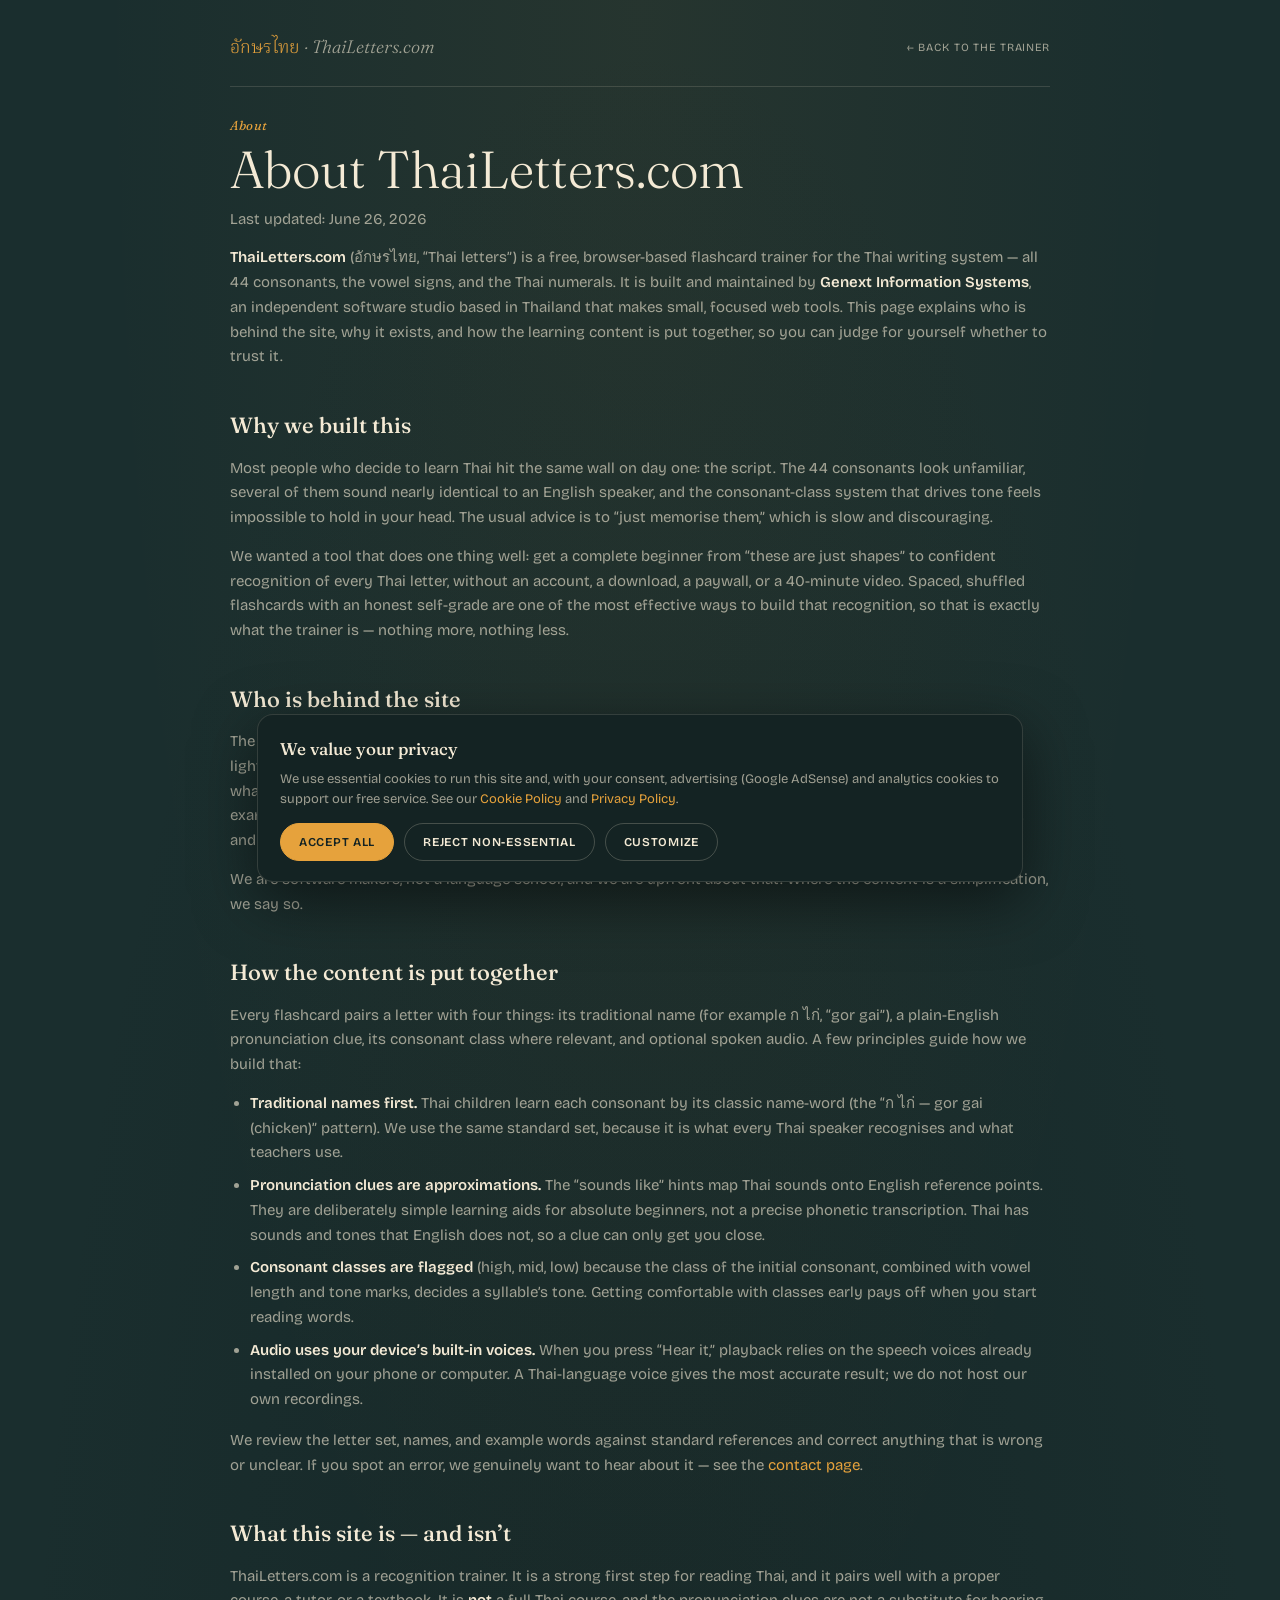
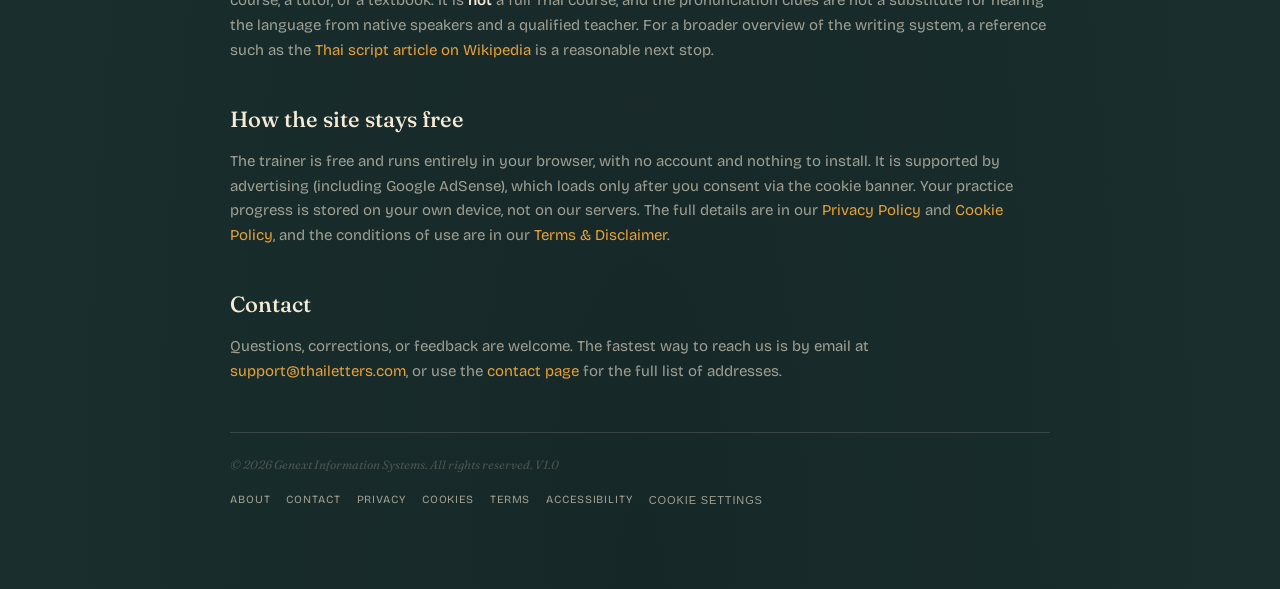
<file: about.html>
<!DOCTYPE html>
<html lang="en">
<head>
<script async src="https://pagead2.googlesyndication.com/pagead/js/adsbygoogle.js?client=ca-pub-2738929737632064"
     crossorigin="anonymous"></script>
<meta charset="UTF-8">
<meta name="viewport" content="width=device-width, initial-scale=1.0">
<title>About ThaiLetters.com — Who Makes the Free Thai Alphabet Trainer</title>
<meta name="description" content="About ThaiLetters.com: who builds the free Thai alphabet flashcard trainer, why it exists, how the pronunciation content is put together, and how to reach us.">
<link rel="canonical" href="https://thailetters.com/about.html">
<meta name="robots" content="index, follow, max-image-preview:large">
<meta name="author" content="Genext Information Systems">
<meta name="theme-color" content="#1a2e2e">
<meta property="og:type" content="website">
<meta property="og:site_name" content="ThaiLetters.com">
<meta property="og:title" content="About ThaiLetters.com — Who Makes the Free Thai Alphabet Trainer">
<meta property="og:description" content="Who builds ThaiLetters.com, why it exists, and how the Thai pronunciation content is put together.">
<meta property="og:url" content="https://thailetters.com/about.html">
<meta property="og:image" content="https://thailetters.com/og-image.png">
<meta property="og:image:width" content="1200">
<meta property="og:image:height" content="630">
<meta property="og:locale" content="en_US">
<meta name="twitter:card" content="summary_large_image">
<meta name="twitter:title" content="About ThaiLetters.com — Who Makes the Free Thai Alphabet Trainer">
<meta name="twitter:description" content="Who builds ThaiLetters.com, why it exists, and how the Thai pronunciation content is put together.">
<meta name="twitter:image" content="https://thailetters.com/og-image.png">
<link rel="icon" href="favicon.svg" type="image/svg+xml">
<link rel="apple-touch-icon" href="apple-touch-icon.png">
<link rel="preconnect" href="https://fonts.googleapis.com">
<link rel="preconnect" href="https://fonts.gstatic.com" crossorigin>
<link href="https://fonts.googleapis.com/css2?family=Noto+Serif+Thai:wght@400;500&family=Fraunces:ital,opsz,wght@0,9..144,300;0,9..144,500;1,9..144,400&family=Bricolage+Grotesque:wght@400;500;600&display=swap" rel="stylesheet">
<link rel="stylesheet" href="site.css">
<script type="application/ld+json">
{
  "@context": "https://schema.org",
  "@graph": [
    {
      "@type": "AboutPage",
      "@id": "https://thailetters.com/about.html#webpage",
      "url": "https://thailetters.com/about.html",
      "name": "About ThaiLetters.com",
      "inLanguage": "en",
      "isPartOf": { "@type": "WebSite", "@id": "https://thailetters.com/#website", "name": "ThaiLetters.com" },
      "publisher": { "@type": "Organization", "name": "Genext Information Systems", "url": "https://thailetters.com/" },
      "dateModified": "2026-06-26"
    },
    {
      "@type": "BreadcrumbList",
      "itemListElement": [
        { "@type": "ListItem", "position": 1, "name": "Home", "item": "https://thailetters.com/" },
        { "@type": "ListItem", "position": 2, "name": "About", "item": "https://thailetters.com/about.html" }
      ]
    }
  ]
}
</script>
</head>
<body class="doc">
<a class="skip-link" href="#main">Skip to main content</a>
<div class="doc-wrap">
  <header class="doc-top">
    <a class="brand" href="index.html"><span class="thai-label">อักษรไทย</span> · ThaiLetters.com</a>
    <a class="back" href="index.html">&larr; Back to the trainer</a>
  </header>

  <main id="main">
    <div class="eyebrow">About</div>
    <h1>About ThaiLetters.com</h1>
    <p class="doc-meta">Last updated: June 26, 2026</p>

    <p><strong>ThaiLetters.com</strong> (<span lang="th">อักษรไทย</span>, &ldquo;Thai letters&rdquo;) is a free, browser-based flashcard trainer for the Thai writing system &mdash; all 44 consonants, the vowel signs, and the Thai numerals. It is built and maintained by <strong>Genext Information Systems</strong>, an independent software studio based in Thailand that makes small, focused web tools. This page explains who is behind the site, why it exists, and how the learning content is put together, so you can judge for yourself whether to trust it.</p>

    <h2>Why we built this</h2>
    <p>Most people who decide to learn Thai hit the same wall on day one: the script. The 44 consonants look unfamiliar, several of them sound nearly identical to an English speaker, and the consonant-class system that drives tone feels impossible to hold in your head. The usual advice is to &ldquo;just memorise them,&rdquo; which is slow and discouraging.</p>
    <p>We wanted a tool that does one thing well: get a complete beginner from &ldquo;these are just shapes&rdquo; to confident recognition of every Thai letter, without an account, a download, a paywall, or a 40-minute video. Spaced, shuffled flashcards with an honest self-grade are one of the most effective ways to build that recognition, so that is exactly what the trainer is &mdash; nothing more, nothing less.</p>

    <h2>Who is behind the site</h2>
    <p>The site is operated by <strong>Genext Information Systems</strong>, a small independent developer based in Thailand. We build lightweight reference and learning tools, and we use the Thai language and writing system in daily life &mdash; which is what prompted this project in the first place. That day-to-day, on-the-ground familiarity is why the letter names, example words, and &ldquo;sounds like&rdquo; clues are chosen the way they are: to match how the letters are actually taught and used, not just how a textbook lists them.</p>
    <p>We are software makers, not a language school, and we are upfront about that. Where the content is a simplification, we say so.</p>

    <h2>How the content is put together</h2>
    <p>Every flashcard pairs a letter with four things: its traditional name (for example <span lang="th">ก ไก่</span>, &ldquo;gor gai&rdquo;), a plain-English pronunciation clue, its consonant class where relevant, and optional spoken audio. A few principles guide how we build that:</p>
    <ul>
      <li><strong>Traditional names first.</strong> Thai children learn each consonant by its classic name-word (the &ldquo;<span lang="th">ก ไก่</span> &mdash; gor gai (chicken)&rdquo; pattern). We use the same standard set, because it is what every Thai speaker recognises and what teachers use.</li>
      <li><strong>Pronunciation clues are approximations.</strong> The &ldquo;sounds like&rdquo; hints map Thai sounds onto English reference points. They are deliberately simple learning aids for absolute beginners, not a precise phonetic transcription. Thai has sounds and tones that English does not, so a clue can only get you close.</li>
      <li><strong>Consonant classes are flagged</strong> (high, mid, low) because the class of the initial consonant, combined with vowel length and tone marks, decides a syllable&rsquo;s tone. Getting comfortable with classes early pays off when you start reading words.</li>
      <li><strong>Audio uses your device&rsquo;s built-in voices.</strong> When you press &ldquo;Hear it,&rdquo; playback relies on the speech voices already installed on your phone or computer. A Thai-language voice gives the most accurate result; we do not host our own recordings.</li>
    </ul>
    <p>We review the letter set, names, and example words against standard references and correct anything that is wrong or unclear. If you spot an error, we genuinely want to hear about it &mdash; see the <a href="contact.html">contact page</a>.</p>

    <h2>What this site is &mdash; and isn&rsquo;t</h2>
    <p>ThaiLetters.com is a recognition trainer. It is a strong first step for reading Thai, and it pairs well with a proper course, a tutor, or a textbook. It is <strong>not</strong> a full Thai course, and the pronunciation clues are not a substitute for hearing the language from native speakers and a qualified teacher. For a broader overview of the writing system, a reference such as the <a href="https://en.wikipedia.org/wiki/Thai_script" rel="noopener" target="_blank">Thai script article on Wikipedia</a> is a reasonable next stop.</p>

    <h2>How the site stays free</h2>
    <p>The trainer is free and runs entirely in your browser, with no account and nothing to install. It is supported by advertising (including Google AdSense), which loads only after you consent via the cookie banner. Your practice progress is stored on your own device, not on our servers. The full details are in our <a href="privacy.html">Privacy Policy</a> and <a href="cookie-policy.html">Cookie Policy</a>, and the conditions of use are in our <a href="terms.html">Terms &amp; Disclaimer</a>.</p>

    <h2>Contact</h2>
    <p>Questions, corrections, or feedback are welcome. The fastest way to reach us is by email at <a href="mailto:support@thailetters.com">support@thailetters.com</a>, or use the <a href="contact.html">contact page</a> for the full list of addresses.</p>
  </main>

  <footer class="doc-foot">
    <div class="sf-copy">&copy; 2026 Genext Information Systems. All rights reserved. V1.0</div>
    <nav aria-label="Site and legal links">
      <a href="about.html">About</a>
      <a href="contact.html">Contact</a>
      <a href="privacy.html">Privacy</a>
      <a href="cookie-policy.html">Cookies</a>
      <a href="terms.html">Terms</a>
      <a href="accessibility.html">Accessibility</a>
      <button type="button" class="sf-link-btn" data-cookie-settings>Cookie settings</button>
    </nav>
  </footer>
</div>
<script src="cookie-consent.js" defer></script>
</body>
</html>
</file>
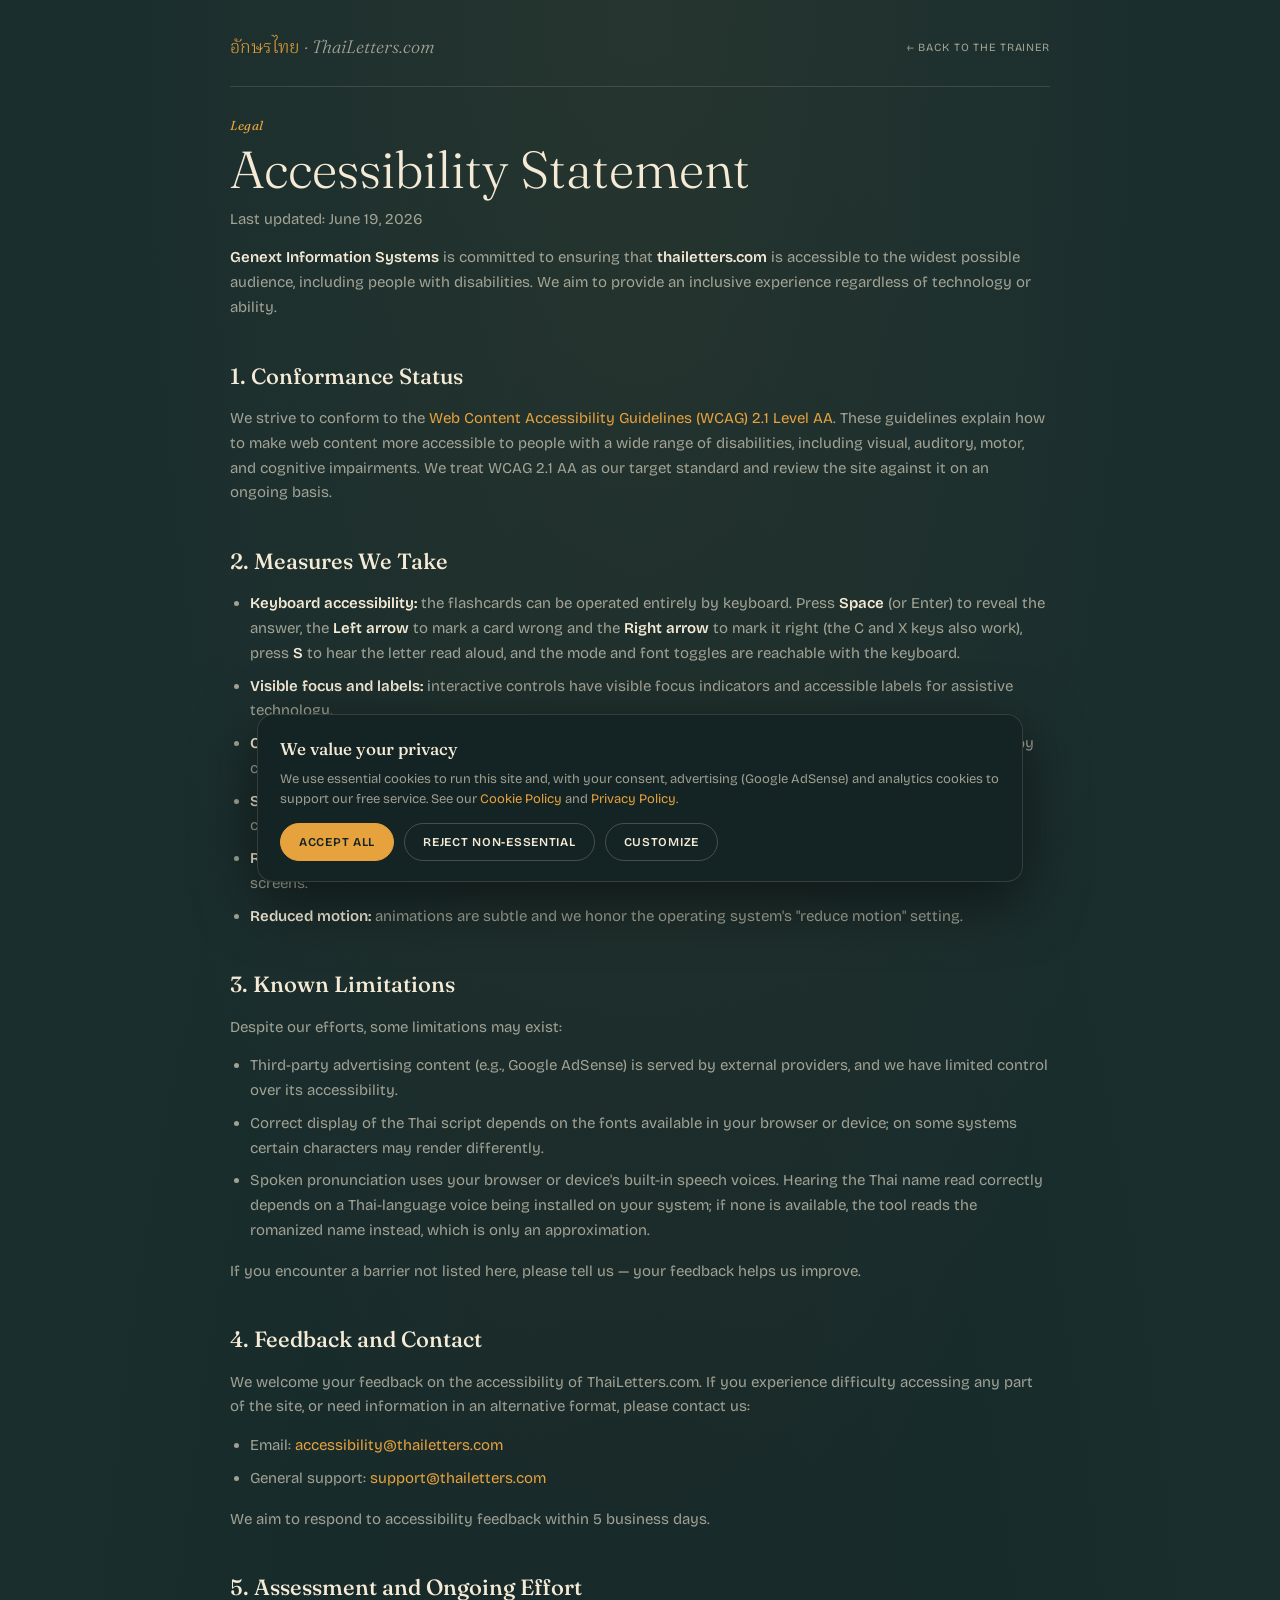
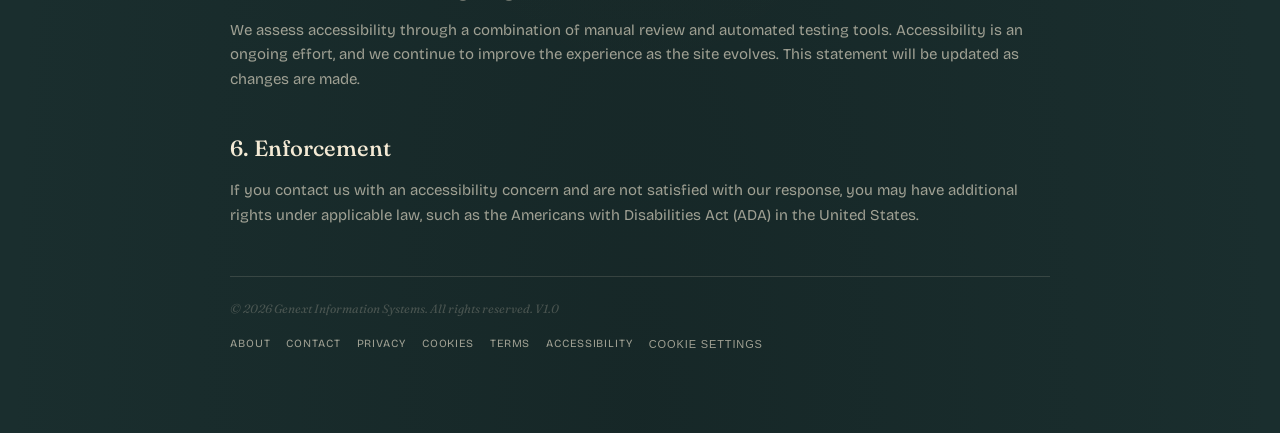
<file: accessibility.html>
<!DOCTYPE html>
<html lang="en">
<head>
<script async src="https://pagead2.googlesyndication.com/pagead/js/adsbygoogle.js?client=ca-pub-2738929737632064"
     crossorigin="anonymous"></script>
<meta charset="UTF-8">
<meta name="viewport" content="width=device-width, initial-scale=1.0">
<title>Accessibility Statement — ThaiLetters.com</title>
<meta name="description" content="ThaiLetters.com's accessibility statement: our commitment to WCAG 2.1 AA, keyboard and screen-reader support, contrast, audio and reduced-motion options.">
<link rel="canonical" href="https://thailetters.com/accessibility.html">
<meta name="robots" content="index, follow, max-image-preview:large">
<meta name="author" content="Genext Information Systems">
<meta name="theme-color" content="#1a2e2e">
<meta property="og:type" content="website">
<meta property="og:site_name" content="ThaiLetters.com">
<meta property="og:title" content="Accessibility Statement — ThaiLetters.com">
<meta property="og:description" content="ThaiLetters.com's accessibility statement: our commitment to WCAG 2.1 AA, keyboard and screen-reader support, contrast, audio and reduced-motion options.">
<meta property="og:url" content="https://thailetters.com/accessibility.html">
<meta property="og:image" content="https://thailetters.com/og-image.png">
<meta property="og:image:width" content="1200">
<meta property="og:image:height" content="630">
<meta property="og:locale" content="en_US">
<meta name="twitter:card" content="summary_large_image">
<meta name="twitter:title" content="Accessibility Statement — ThaiLetters.com">
<meta name="twitter:description" content="ThaiLetters.com's accessibility statement: our commitment to WCAG 2.1 AA, keyboard and screen-reader support, contrast, audio and reduced-motion options.">
<meta name="twitter:image" content="https://thailetters.com/og-image.png">
<link rel="icon" href="favicon.svg" type="image/svg+xml">
<link rel="apple-touch-icon" href="apple-touch-icon.png">
<link rel="preconnect" href="https://fonts.googleapis.com">
<link rel="preconnect" href="https://fonts.gstatic.com" crossorigin>
<link href="https://fonts.googleapis.com/css2?family=Noto+Serif+Thai:wght@400;500&family=Fraunces:ital,opsz,wght@0,9..144,300;0,9..144,500;1,9..144,400&family=Bricolage+Grotesque:wght@400;500;600&display=swap" rel="stylesheet">
<link rel="stylesheet" href="site.css">
<script type="application/ld+json">
{
  "@context": "https://schema.org",
  "@graph": [
    {
      "@type": "WebPage",
      "@id": "https://thailetters.com/accessibility.html#webpage",
      "url": "https://thailetters.com/accessibility.html",
      "name": "Accessibility Statement \u2014 ThaiLetters.com",
      "inLanguage": "en",
      "isPartOf": { "@type": "WebSite", "@id": "https://thailetters.com/#website", "name": "ThaiLetters.com" },
      "publisher": { "@type": "Organization", "name": "Genext Information Systems", "url": "https://thailetters.com/" },
      "dateModified": "2026-06-19"
    },
    {
      "@type": "BreadcrumbList",
      "itemListElement": [
        { "@type": "ListItem", "position": 1, "name": "Home", "item": "https://thailetters.com/" },
        { "@type": "ListItem", "position": 2, "name": "Accessibility", "item": "https://thailetters.com/accessibility.html" }
      ]
    }
  ]
}
</script>
</head>
<body class="doc">
<a class="skip-link" href="#main">Skip to main content</a>
<div class="doc-wrap">
  <header class="doc-top">
    <a class="brand" href="index.html"><span class="thai-label">อักษรไทย</span> · ThaiLetters.com</a>
    <a class="back" href="index.html">&larr; Back to the trainer</a>
  </header>

  <main id="main">
    <div class="eyebrow">Legal</div>
    <h1>Accessibility Statement</h1>
    <p class="doc-meta">Last updated: June 19, 2026</p>

    <p><strong>Genext Information Systems</strong> is committed to ensuring that <strong>thailetters.com</strong> is accessible to the widest possible audience, including people with disabilities. We aim to provide an inclusive experience regardless of technology or ability.</p>

    <h2>1. Conformance Status</h2>
    <p>We strive to conform to the <a href="https://www.w3.org/TR/WCAG21/" rel="noopener" target="_blank">Web Content Accessibility Guidelines (WCAG) 2.1 Level AA</a>. These guidelines explain how to make web content more accessible to people with a wide range of disabilities, including visual, auditory, motor, and cognitive impairments. We treat WCAG 2.1 AA as our target standard and review the site against it on an ongoing basis.</p>

    <h2>2. Measures We Take</h2>
    <ul>
      <li><strong>Keyboard accessibility:</strong> the flashcards can be operated entirely by keyboard. Press <strong>Space</strong> (or Enter) to reveal the answer, the <strong>Left arrow</strong> to mark a card wrong and the <strong>Right arrow</strong> to mark it right (the C and X keys also work), press <strong>S</strong> to hear the letter read aloud, and the mode and font toggles are reachable with the keyboard.</li>
      <li><strong>Visible focus and labels:</strong> interactive controls have visible focus indicators and accessible labels for assistive technology.</li>
      <li><strong>Color and contrast:</strong> we use high-contrast cream text on a dark background and avoid conveying information by color alone — for example, the consonant class is shown as a word ("low", "mid", "high"), not only by color.</li>
      <li><strong>Semantic structure:</strong> meaningful headings, landmarks (header, main, navigation, footer), and a "Skip to main content" link on each page.</li>
      <li><strong>Responsive, zoom-friendly layout:</strong> content reflows and remains usable when text is enlarged or on smaller screens.</li>
      <li><strong>Reduced motion:</strong> animations are subtle and we honor the operating system's "reduce motion" setting.</li>
    </ul>

    <h2>3. Known Limitations</h2>
    <p>Despite our efforts, some limitations may exist:</p>
    <ul>
      <li>Third-party advertising content (e.g., Google AdSense) is served by external providers, and we have limited control over its accessibility.</li>
      <li>Correct display of the Thai script depends on the fonts available in your browser or device; on some systems certain characters may render differently.</li>
      <li>Spoken pronunciation uses your browser or device's built-in speech voices. Hearing the Thai name read correctly depends on a Thai-language voice being installed on your system; if none is available, the tool reads the romanized name instead, which is only an approximation.</li>
    </ul>
    <p>If you encounter a barrier not listed here, please tell us — your feedback helps us improve.</p>

    <h2>4. Feedback and Contact</h2>
    <p>We welcome your feedback on the accessibility of ThaiLetters.com. If you experience difficulty accessing any part of the site, or need information in an alternative format, please contact us:</p>
    <ul>
      <li>Email: <a href="mailto:accessibility@thailetters.com">accessibility@thailetters.com</a></li>
      <li>General support: <a href="mailto:support@thailetters.com">support@thailetters.com</a></li>
    </ul>
    <p>We aim to respond to accessibility feedback within 5 business days.</p>

    <h2>5. Assessment and Ongoing Effort</h2>
    <p>We assess accessibility through a combination of manual review and automated testing tools. Accessibility is an ongoing effort, and we continue to improve the experience as the site evolves. This statement will be updated as changes are made.</p>

    <h2>6. Enforcement</h2>
    <p>If you contact us with an accessibility concern and are not satisfied with our response, you may have additional rights under applicable law, such as the Americans with Disabilities Act (ADA) in the United States.</p>
  </main>

  <footer class="doc-foot">
    <div class="sf-copy">&copy; 2026 Genext Information Systems. All rights reserved. V1.0</div>
    <nav aria-label="Site and legal links">
      <a href="about.html">About</a>
      <a href="contact.html">Contact</a>
      <a href="privacy.html">Privacy</a>
      <a href="cookie-policy.html">Cookies</a>
      <a href="terms.html">Terms</a>
      <a href="accessibility.html">Accessibility</a>
      <button type="button" class="sf-link-btn" data-cookie-settings>Cookie settings</button>
    </nav>
  </footer>
</div>
<script src="cookie-consent.js" defer></script>
</body>
</html>
</file>
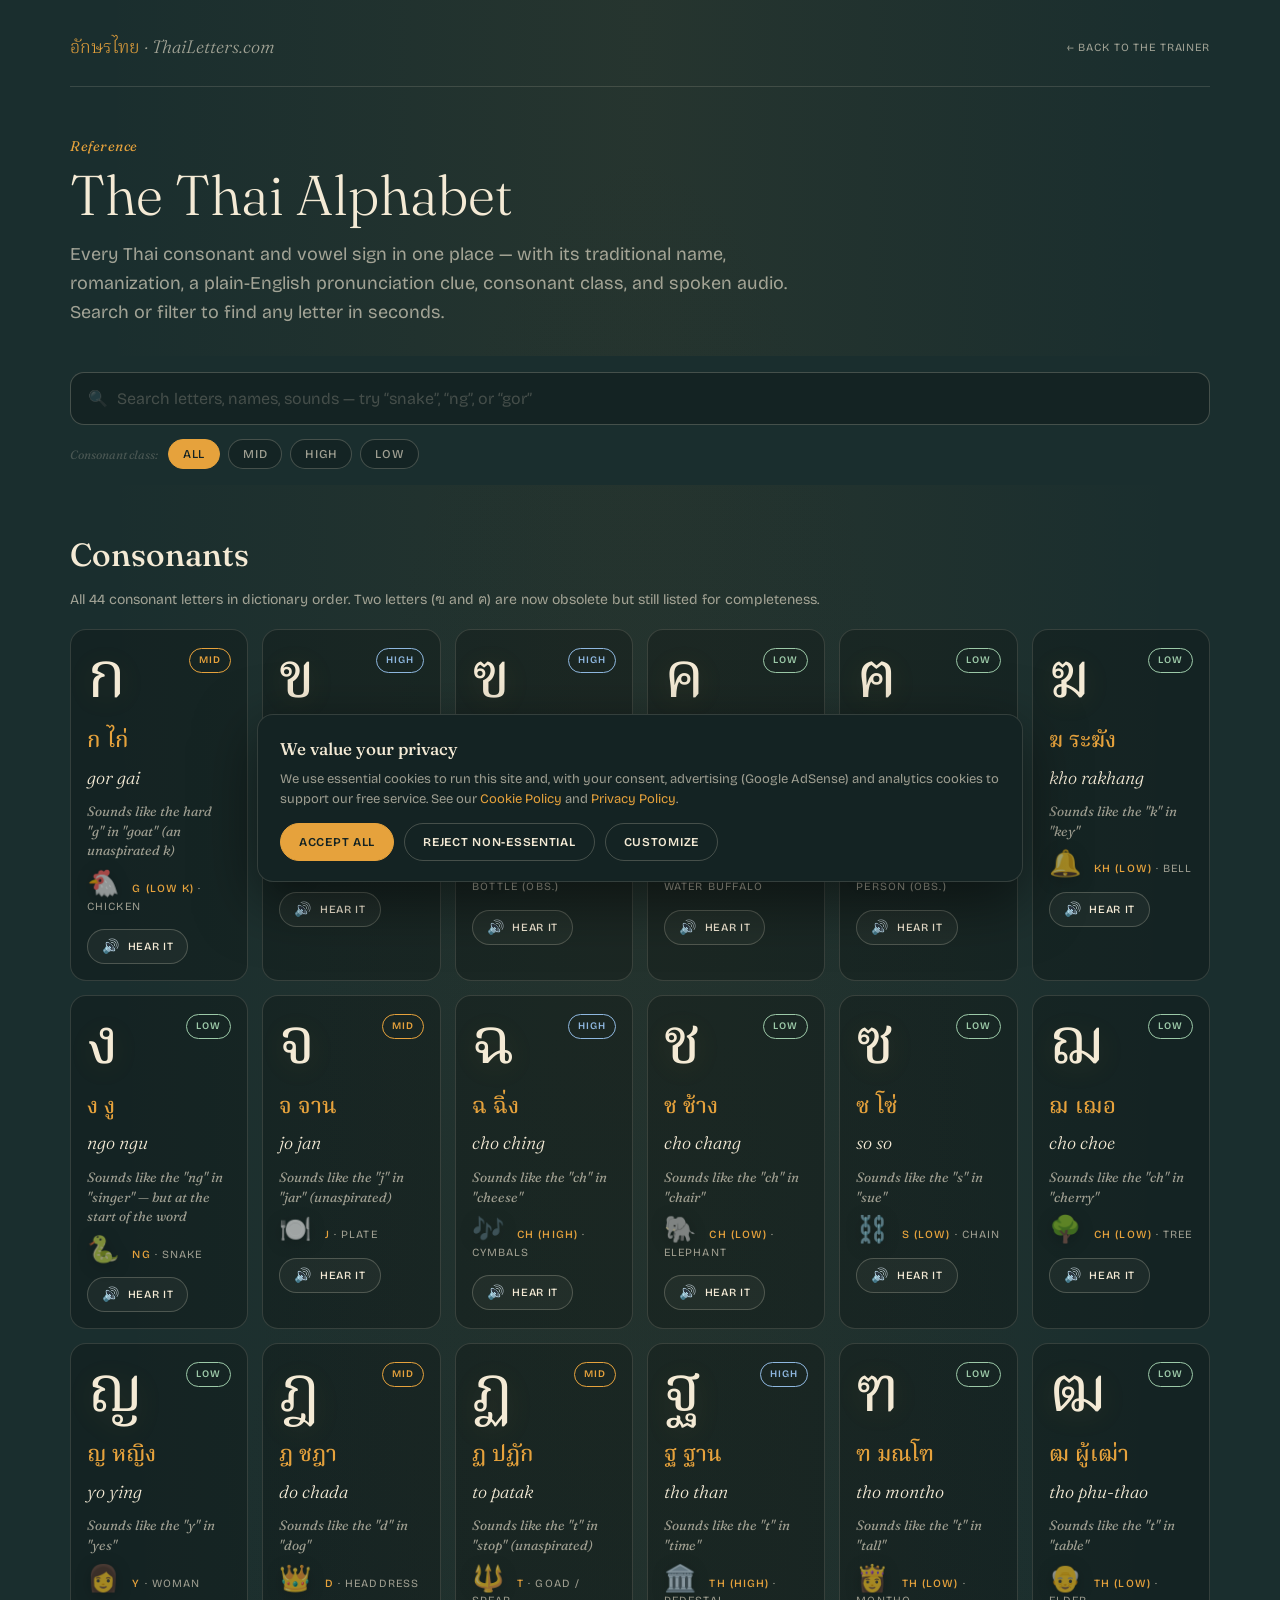
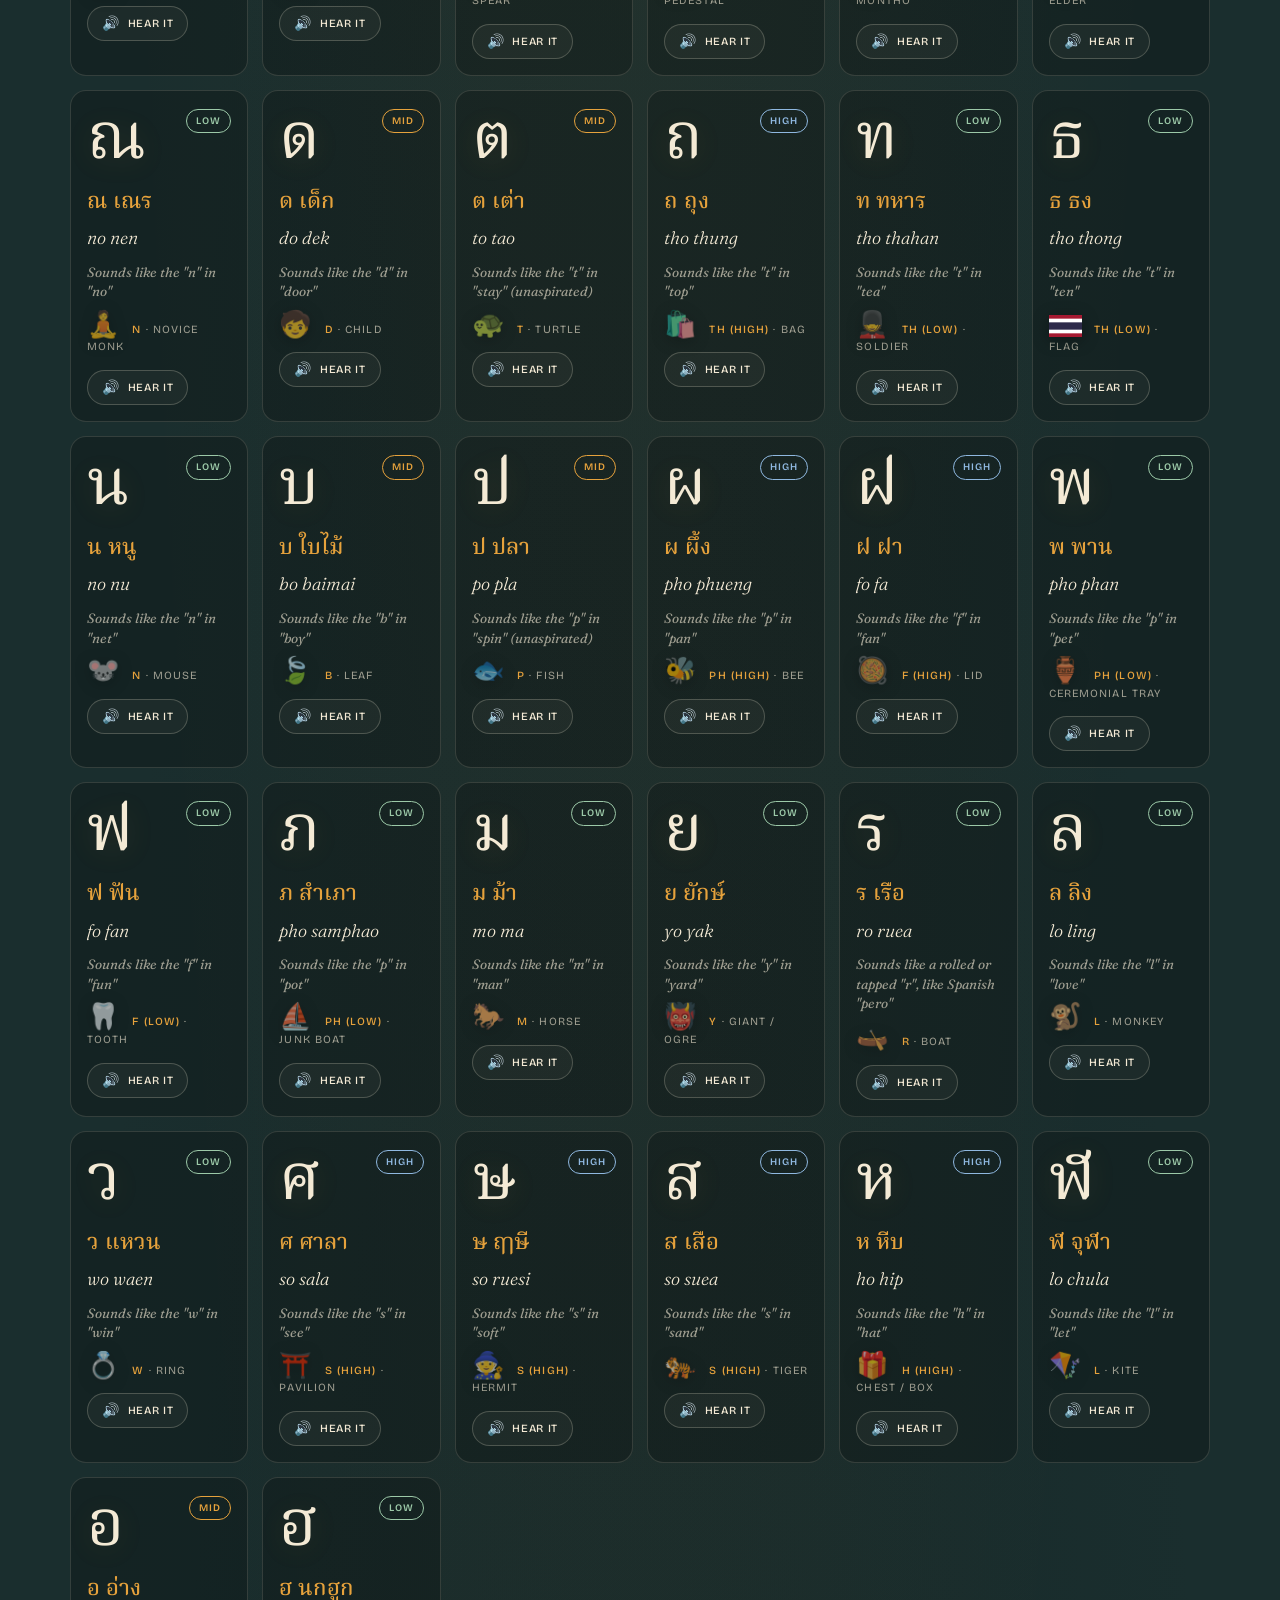
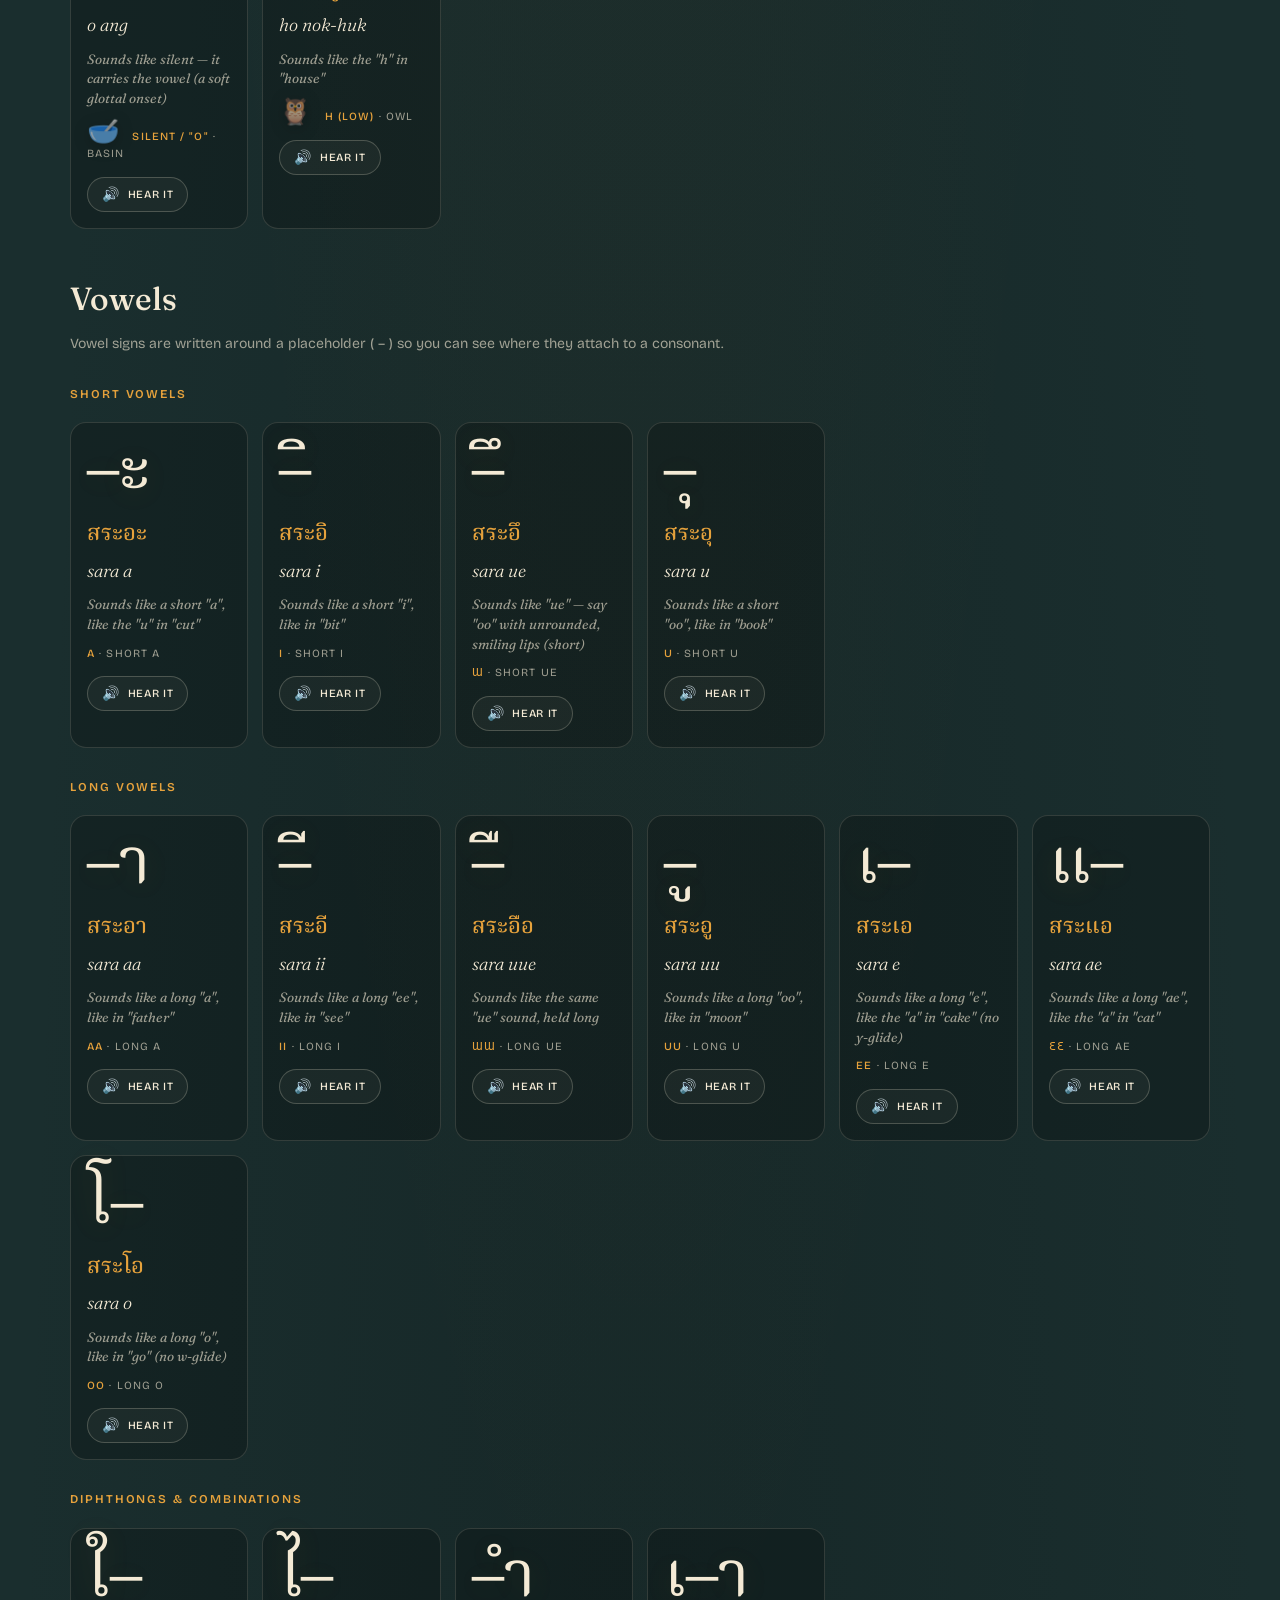
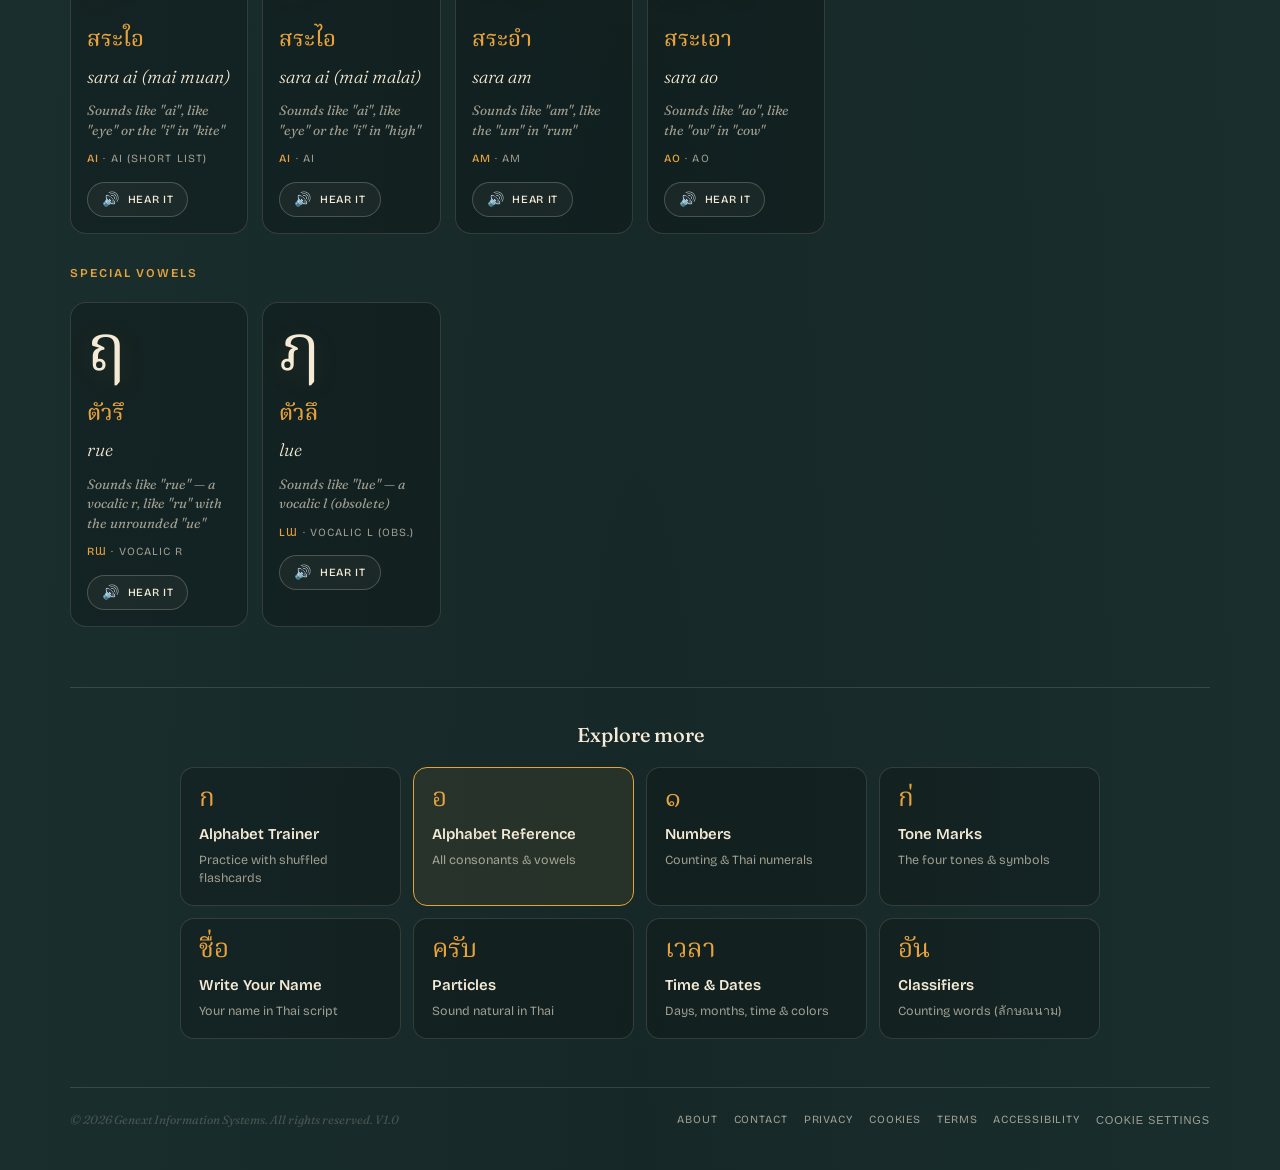
<file: alphabet.html>
<!DOCTYPE html>
<html lang="en">
<head>
<script async src="https://pagead2.googlesyndication.com/pagead/js/adsbygoogle.js?client=ca-pub-2738929737632064"
     crossorigin="anonymous"></script>
<meta charset="UTF-8">
<meta name="viewport" content="width=device-width, initial-scale=1.0">
<title>Thai Alphabet Reference — All 44 Consonants &amp; Vowels with Audio</title>
<meta name="description" content="A complete, searchable Thai alphabet reference: all 44 consonants with class, name and pronunciation, plus every vowel sign — short, long, diphthongs and special vowels. With audio.">
<link rel="canonical" href="https://thailetters.com/alphabet.html">
<meta name="robots" content="index, follow, max-image-preview:large">
<meta name="author" content="Genext Information Systems">
<meta name="theme-color" content="#1a2e2e">
<meta property="og:type" content="website">
<meta property="og:site_name" content="ThaiLetters.com">
<meta property="og:title" content="Thai Alphabet Reference — All 44 Consonants &amp; Vowels">
<meta property="og:description" content="A complete, searchable reference for the Thai alphabet: every consonant with its class and pronunciation, plus all the vowel signs — with audio.">
<meta property="og:url" content="https://thailetters.com/alphabet.html">
<meta property="og:image" content="https://thailetters.com/og-image.png">
<meta property="og:image:width" content="1200">
<meta property="og:image:height" content="630">
<meta property="og:locale" content="en_US">
<meta name="twitter:card" content="summary_large_image">
<meta name="twitter:title" content="Thai Alphabet Reference — All 44 Consonants &amp; Vowels">
<meta name="twitter:description" content="A complete, searchable reference for the Thai alphabet with pronunciation, consonant classes and audio.">
<meta name="twitter:image" content="https://thailetters.com/og-image.png">
<link rel="icon" href="favicon.svg" type="image/svg+xml">
<link rel="apple-touch-icon" href="apple-touch-icon.png">
<link rel="preconnect" href="https://fonts.googleapis.com">
<link rel="preconnect" href="https://fonts.gstatic.com" crossorigin>
<link href="https://fonts.googleapis.com/css2?family=Noto+Serif+Thai:wght@400;500;700&family=Fraunces:ital,opsz,wght@0,9..144,300;0,9..144,500;1,9..144,400&family=Bricolage+Grotesque:wght@400;500;600&display=swap" rel="stylesheet">
<link rel="stylesheet" href="site.css">
<script type="application/ld+json">
{
  "@context": "https://schema.org",
  "@graph": [
    {
      "@type": "WebPage",
      "@id": "https://thailetters.com/alphabet.html#webpage",
      "url": "https://thailetters.com/alphabet.html",
      "name": "Thai Alphabet Reference",
      "inLanguage": "en",
      "isPartOf": { "@type": "WebSite", "@id": "https://thailetters.com/#website", "name": "ThaiLetters.com" },
      "publisher": { "@type": "Organization", "name": "Genext Information Systems", "url": "https://thailetters.com/" }
    },
    {
      "@type": "BreadcrumbList",
      "itemListElement": [
        { "@type": "ListItem", "position": 1, "name": "Home", "item": "https://thailetters.com/" },
        { "@type": "ListItem", "position": 2, "name": "Alphabet", "item": "https://thailetters.com/alphabet.html" }
      ]
    }
  ]
}
</script>
<style>
  /* ===== Reference-page shared styles (consistent with the trainer) ===== */
  .cls-mid  { color: var(--accent); }
  .cls-high { color: #8fb8e0; }
  .cls-low  { color: #9cc9a8; }

  .ref-wrap { max-width: 1140px; margin: 0 auto; padding: 32px 24px 40px; }

  /* top bar (brand + back to trainer) — mirrors .doc-top */
  .ref-top {
    display: flex; align-items: center; justify-content: space-between;
    gap: 16px; flex-wrap: wrap;
    padding-bottom: 22px; margin-bottom: 8px;
    border-bottom: 1px solid var(--line);
  }
  .ref-top .brand {
    font-family: 'Fraunces', serif; font-style: italic; font-weight: 300;
    font-size: 18px; color: var(--ink-dim); text-decoration: none;
  }
  .ref-top .brand .thai-label { font-family: var(--thai-font); font-style: normal; color: var(--accent); }
  .ref-top .back {
    font-size: 11px; letter-spacing: 0.08em; text-transform: uppercase;
    color: var(--ink-dim); text-decoration: none; transition: color 0.2s ease;
  }
  .ref-top .back:hover { color: var(--accent); }

  /* hero */
  .ref-hero { padding: 40px 0 30px; max-width: 760px; }
  .ref-hero .eyebrow {
    font-family: 'Fraunces', serif; font-style: italic;
    font-size: 14px; color: var(--accent); margin-bottom: 8px;
  }
  .ref-hero h1 {
    font-family: 'Fraunces', serif; font-weight: 300;
    font-size: clamp(34px, 5.5vw, 56px); line-height: 1.04; margin: 0 0 16px;
    color: var(--ink);
  }
  .ref-hero p { font-size: 18px; color: var(--ink-dim); line-height: 1.6; margin: 0; }

  /* search + filters */
  .toolbar {
    position: sticky; top: 0; z-index: 10;
    padding: 16px 0; margin-bottom: 8px;
    background: linear-gradient(to bottom, var(--bg) 70%, rgba(26,46,46,0));
    background-color: var(--bg);
  }
  .search-box { position: relative; }
  .search-box .ico {
    position: absolute; left: 18px; top: 50%; transform: translateY(-50%);
    color: var(--ink-faint); font-size: 16px; pointer-events: none;
  }
  #search {
    width: 100%; box-sizing: border-box;
    padding: 16px 48px 16px 46px;
    background: rgba(0,0,0,0.22);
    border: 1px solid var(--ink-faint);
    border-radius: 14px;
    color: var(--ink);
    font-family: 'Bricolage Grotesque', sans-serif; font-size: 16px;
    transition: border-color 0.18s ease, background 0.18s ease;
  }
  #search::placeholder { color: var(--ink-faint); }
  #search:focus { outline: none; border-color: var(--accent); background: rgba(0,0,0,0.32); }
  .clear-search {
    position: absolute; right: 12px; top: 50%; transform: translateY(-50%);
    background: none; border: none; color: var(--ink-faint); cursor: pointer;
    font-size: 20px; line-height: 1; padding: 6px; border-radius: 50%;
    display: none;
  }
  .clear-search:hover { color: var(--accent); }
  .clear-search:focus-visible { outline: 2px solid var(--accent); outline-offset: 2px; }

  .filters { display: flex; gap: 8px; flex-wrap: wrap; margin-top: 14px; align-items: center; }
  .filters .flabel {
    font-family: 'Fraunces', serif; font-style: italic; font-size: 12px;
    color: var(--ink-faint); margin-right: 2px;
  }
  .fpill {
    background: rgba(0,0,0,0.2); border: 1px solid var(--ink-faint);
    color: var(--ink-dim); font-family: 'Bricolage Grotesque', sans-serif;
    font-size: 12px; font-weight: 500; letter-spacing: 0.06em; text-transform: uppercase;
    padding: 7px 14px; border-radius: 999px; cursor: pointer;
    transition: all 0.18s ease;
  }
  .fpill:hover { color: var(--ink); border-color: var(--ink-dim); }
  .fpill.active { background: var(--accent); border-color: var(--accent); color: var(--bg-deeper); }
  .fpill[data-class="high"].active { background: #8fb8e0; border-color: #8fb8e0; }
  .fpill[data-class="low"].active  { background: #9cc9a8; border-color: #9cc9a8; }
  .fpill:focus-visible { outline: 2px solid var(--accent); outline-offset: 2px; }

  /* section headers */
  .sec-head { margin: 44px 0 6px; }
  .sec-head h2 {
    font-family: 'Fraunces', serif; font-weight: 500;
    font-size: clamp(24px, 3.4vw, 32px); color: var(--ink); margin: 0;
  }
  .sec-head p { font-size: 14px; color: var(--ink-dim); margin: 6px 0 0; }
  .sub-head {
    font-family: 'Bricolage Grotesque', sans-serif; font-weight: 600;
    font-size: 12px; letter-spacing: 0.16em; text-transform: uppercase;
    color: var(--accent); margin: 30px 0 4px;
  }

  /* card grid */
  .ref-grid {
    display: grid;
    grid-template-columns: repeat(auto-fill, minmax(176px, 1fr));
    gap: 14px; margin-top: 18px;
  }
  .ref-card {
    position: relative;
    display: flex; flex-direction: column;
    background: rgba(0,0,0,0.22);
    border: 1px solid var(--line);
    border-radius: 16px;
    padding: 18px 16px 16px;
    transition: transform 0.18s ease, border-color 0.18s ease, background 0.18s ease;
  }
  .ref-card:hover {
    transform: translateY(-3px);
    border-color: var(--accent);
    background: rgba(0,0,0,0.3);
  }
  .rc-top { display: flex; align-items: flex-start; justify-content: space-between; gap: 8px; }
  .rc-char {
    font-family: var(--thai-font); font-weight: 400;
    font-size: 64px; line-height: 1; color: var(--ink);
    text-shadow: 0 4px 30px rgba(230,162,60,0.12);
  }
  .rc-emoji { font-size: 26px; line-height: 1; filter: drop-shadow(0 3px 8px rgba(0,0,0,0.35)); }
  .rc-emoji:empty { display: none; }
  .rc-emoji svg { height: 22px; width: auto; vertical-align: middle; }
  .rc-badge {
    font-family: 'Bricolage Grotesque', sans-serif; font-size: 10px; font-weight: 600;
    letter-spacing: 0.1em; text-transform: uppercase;
    padding: 3px 9px; border-radius: 999px; align-self: flex-start;
    border: 1px solid currentColor;
  }
  .rc-name { font-family: var(--thai-font); font-size: 22px; color: var(--accent); font-weight: 500; margin-top: 12px; }
  .rc-translit { font-family: 'Fraunces', serif; font-style: italic; font-weight: 300; font-size: 18px; color: var(--ink); margin-top: 2px; }
  .rc-sound { font-family: 'Fraunces', serif; font-style: italic; font-size: 13.5px; color: var(--ink-dim); line-height: 1.45; margin-top: 10px; }
  .rc-meta {
    font-family: 'Bricolage Grotesque', sans-serif; font-size: 11px;
    color: var(--ink-dim); letter-spacing: 0.1em; text-transform: uppercase;
    margin-top: 10px; line-height: 1.6;
  }
  .rc-meta .sound { color: var(--accent); font-weight: 500; }

  /* speaker button — identical mechanism + look to the trainer */
  .speak-btn {
    display: inline-flex; align-items: center; gap: 8px;
    margin-top: 14px; padding: 8px 14px; border-radius: 999px;
    border: 1px solid var(--ink-faint);
    background: rgba(244, 234, 213, 0.04);
    color: var(--ink);
    font-family: 'Bricolage Grotesque', sans-serif; font-size: 11px; font-weight: 500;
    letter-spacing: 0.06em; text-transform: uppercase; cursor: pointer;
    align-self: flex-start;
    transition: border-color 0.18s ease, background 0.18s ease, color 0.18s ease;
  }
  .speak-btn:hover { border-color: var(--accent); color: var(--accent); }
  .speak-btn:focus-visible { outline: 2px solid var(--accent); outline-offset: 2px; }
  .speak-btn .spk-icon { font-size: 14px; }
  .speak-btn.speaking { border-color: var(--accent); color: var(--accent); }
  .speak-btn.speaking .spk-icon { animation: spk-pulse 0.7s ease-in-out infinite; }
  @keyframes spk-pulse { 0%,100% { opacity: 1; } 50% { opacity: 0.35; } }

  .no-results {
    display: none; text-align: center; padding: 50px 20px;
    font-family: 'Fraunces', serif; font-style: italic; font-size: 18px; color: var(--ink-faint);
  }
  .count-note { font-size: 13px; color: var(--ink-faint); margin-top: 10px; font-family: 'Bricolage Grotesque', sans-serif; }

  /* ===== bottom page navigation (shared across new pages) ===== */
  .page-nav { margin: 60px 0 10px; padding-top: 30px; border-top: 1px solid var(--line); }
  .page-nav h2 {
    font-family: 'Fraunces', serif; font-weight: 500; font-size: 20px;
    color: var(--ink); margin: 0 0 16px; text-align: center;
  }
  .nav-grid {
    display: grid; grid-template-columns: repeat(auto-fit, minmax(180px, 1fr));
    gap: 12px; max-width: 920px; margin: 0 auto;
  }
  .nav-card {
    display: flex; flex-direction: column; gap: 4px;
    padding: 18px 18px; border-radius: 14px;
    background: rgba(0,0,0,0.2); border: 1px solid var(--line);
    text-decoration: none; transition: transform 0.18s ease, border-color 0.18s ease, background 0.18s ease;
  }
  .nav-card:hover { transform: translateY(-3px); border-color: var(--accent); background: rgba(0,0,0,0.3); }
  .nav-card .nc-th { font-family: var(--thai-font); font-size: 26px; color: var(--accent); line-height: 1; }
  .nav-card .nc-title { font-family: 'Bricolage Grotesque', sans-serif; font-weight: 600; font-size: 15px; color: var(--ink); margin-top: 6px; }
  .nav-card .nc-desc { font-size: 12.5px; color: var(--ink-dim); line-height: 1.45; }
  .nav-card[aria-current="page"] { border-color: var(--accent); background: rgba(230,162,60,0.08); }

  @media (max-width: 600px) {
    .ref-grid { grid-template-columns: repeat(auto-fill, minmax(150px, 1fr)); gap: 10px; }
    .rc-char { font-size: 54px; }
  }
  @media (prefers-reduced-motion: reduce) {
    .ref-card, .nav-card, .speak-btn { transition: none; }
    .speak-btn.speaking .spk-icon { animation: none; }
  }
</style>
</head>
<body class="doc">
<a class="skip-link" href="#main">Skip to main content</a>
<div class="ref-wrap">

  <header class="ref-top">
    <a class="brand" href="index.html"><span class="thai-label">อักษรไทย</span> · ThaiLetters.com</a>
    <a class="back" href="index.html">&larr; Back to the trainer</a>
  </header>

  <main id="main">
    <section class="ref-hero">
      <div class="eyebrow">Reference</div>
      <h1>The Thai Alphabet</h1>
      <p>Every Thai consonant and vowel sign in one place — with its traditional name, romanization, a plain-English pronunciation clue, consonant class, and spoken audio. Search or filter to find any letter in seconds.</p>
    </section>

    <div class="toolbar">
      <div class="search-box">
        <span class="ico" aria-hidden="true">&#128269;</span>
        <input type="search" id="search" placeholder="Search letters, names, sounds — try “snake”, “ng”, or “gor”" aria-label="Search the Thai alphabet" autocomplete="off">
        <button class="clear-search" id="clearSearch" type="button" aria-label="Clear search">&times;</button>
      </div>
      <div class="filters" role="group" aria-label="Filter consonants by class">
        <span class="flabel">Consonant class:</span>
        <button class="fpill active" data-class="all" type="button">All</button>
        <button class="fpill" data-class="mid" type="button">Mid</button>
        <button class="fpill" data-class="high" type="button">High</button>
        <button class="fpill" data-class="low" type="button">Low</button>
      </div>
    </div>

    <section aria-labelledby="cons-head">
      <div class="sec-head">
        <h2 id="cons-head">Consonants</h2>
        <p>All 44 consonant letters in dictionary order. Two letters (ฃ and ฅ) are now obsolete but still listed for completeness.</p>
      </div>
      <div class="ref-grid" id="consonantGrid"></div>
    </section>

    <section aria-labelledby="vowel-head">
      <div class="sec-head">
        <h2 id="vowel-head">Vowels</h2>
        <p>Vowel signs are written around a placeholder ( – ) so you can see where they attach to a consonant.</p>
      </div>
      <div id="vowelSections"></div>
    </section>

    <p class="no-results" id="noResults">No letters match “<span id="nrTerm"></span>”.</p>

    <nav class="page-nav" aria-label="Explore more references">
      <h2>Explore more</h2>
      <div class="nav-grid">
        <a class="nav-card" href="index.html"><span class="nc-th">ก</span><span class="nc-title">Alphabet Trainer</span><span class="nc-desc">Practice with shuffled flashcards</span></a>
        <a class="nav-card" href="alphabet.html" aria-current="page"><span class="nc-th">อ</span><span class="nc-title">Alphabet Reference</span><span class="nc-desc">All consonants &amp; vowels</span></a>
        <a class="nav-card" href="numbers.html"><span class="nc-th">๑</span><span class="nc-title">Numbers</span><span class="nc-desc">Counting &amp; Thai numerals</span></a>
        <a class="nav-card" href="tone-marks.html"><span class="nc-th">ก่</span><span class="nc-title">Tone Marks</span><span class="nc-desc">The four tones &amp; symbols</span></a>
        <a class="nav-card" href="write-thai.html"><span class="nc-th">ชื่อ</span><span class="nc-title">Write Your Name</span><span class="nc-desc">Your name in Thai script</span></a>
        <a class="nav-card" href="particles.html"><span class="nc-th">ครับ</span><span class="nc-title">Particles</span><span class="nc-desc">Sound natural in Thai</span></a>
        <a class="nav-card" href="time-dates-colors.html"><span class="nc-th">เวลา</span><span class="nc-title">Time &amp; Dates</span><span class="nc-desc">Days, months, time &amp; colors</span></a>
        <a class="nav-card" href="classifiers.html"><span class="nc-th">อัน</span><span class="nc-title">Classifiers</span><span class="nc-desc">Counting words (ลักษณนาม)</span></a>
      </div>
    </nav>
  </main>

  <footer class="doc-foot">
    <div class="sf-copy">&copy; 2026 Genext Information Systems. All rights reserved. V1.0</div>
    <nav aria-label="Site and legal links">
      <a href="about.html">About</a>
      <a href="contact.html">Contact</a>
      <a href="privacy.html">Privacy</a>
      <a href="cookie-policy.html">Cookies</a>
      <a href="terms.html">Terms</a>
      <a href="accessibility.html">Accessibility</a>
      <button type="button" class="sf-link-btn" data-cookie-settings>Cookie settings</button>
    </nav>
  </footer>
</div>

<script>
// ---- DATA (mirrors the trainer in index.html) ----
const consonants = [
  { char:'ก', name:'ก ไก่',    translit:'gor gai',     meaning:'chicken',         sound:'g (low k)', cls:'mid',  emoji:'🐔', hint:'the hard "g" in "goat" (an unaspirated k)' },
  { char:'ข', name:'ข ไข่',    translit:'kho khai',    meaning:'egg',             sound:'kh (high)', cls:'high', emoji:'🥚', hint:'the "k" in "kite"' },
  { char:'ฃ', name:'ฃ ขวด',   translit:'kho khuat',   meaning:'bottle (obs.)',   sound:'kh (high)', cls:'high', emoji:'🍾', hint:'the "k" in "kite" (obsolete letter)' },
  { char:'ค', name:'ค ควาย',  translit:'kho khwai',   meaning:'water buffalo',   sound:'kh (low)',  cls:'low',  emoji:'🐃', hint:'the "c" in "cool"' },
  { char:'ฅ', name:'ฅ คน',    translit:'kho khon',    meaning:'person (obs.)',   sound:'kh (low)',  cls:'low',  emoji:'🧑', hint:'the "c" in "come" (obsolete letter)' },
  { char:'ฆ', name:'ฆ ระฆัง', translit:'kho rakhang', meaning:'bell',            sound:'kh (low)',  cls:'low',  emoji:'🔔', hint:'the "k" in "key"' },
  { char:'ง', name:'ง งู',     translit:'ngo ngu',     meaning:'snake',           sound:'ng',        cls:'low',  emoji:'🐍', hint:'the "ng" in "singer" — but at the start of the word' },
  { char:'จ', name:'จ จาน',   translit:'jo jan',      meaning:'plate',           sound:'j',         cls:'mid',  emoji:'🍽️', hint:'the "j" in "jar" (unaspirated)' },
  { char:'ฉ', name:'ฉ ฉิ่ง',   translit:'cho ching',   meaning:'cymbals',         sound:'ch (high)', cls:'high', emoji:'🎶', hint:'the "ch" in "cheese"' },
  { char:'ช', name:'ช ช้าง',  translit:'cho chang',   meaning:'elephant',        sound:'ch (low)',  cls:'low',  emoji:'🐘', hint:'the "ch" in "chair"' },
  { char:'ซ', name:'ซ โซ่',    translit:'so so',       meaning:'chain',           sound:'s (low)',   cls:'low',  emoji:'⛓️', hint:'the "s" in "sue"' },
  { char:'ฌ', name:'ฌ เฌอ',  translit:'cho choe',    meaning:'tree',            sound:'ch (low)',  cls:'low',  emoji:'🌳', hint:'the "ch" in "cherry"' },
  { char:'ญ', name:'ญ หญิง',  translit:'yo ying',     meaning:'woman',           sound:'y',         cls:'low',  emoji:'👩', hint:'the "y" in "yes"' },
  { char:'ฎ', name:'ฎ ชฎา',   translit:'do chada',    meaning:'headdress',       sound:'d',         cls:'mid',  emoji:'👑', hint:'the "d" in "dog"' },
  { char:'ฏ', name:'ฏ ปฏัก',  translit:'to patak',    meaning:'goad / spear',    sound:'t',         cls:'mid',  emoji:'🔱', hint:'the "t" in "stop" (unaspirated)' },
  { char:'ฐ', name:'ฐ ฐาน',   translit:'tho than',    meaning:'pedestal',        sound:'th (high)', cls:'high', emoji:'🏛️', hint:'the "t" in "time"' },
  { char:'ฑ', name:'ฑ มณโฑ', translit:'tho montho',  meaning:'Montho',          sound:'th (low)',  cls:'low',  emoji:'👸', hint:'the "t" in "tall"' },
  { char:'ฒ', name:'ฒ ผู้เฒ่า',translit:'tho phu-thao',meaning:'elder',           sound:'th (low)',  cls:'low',  emoji:'👴', hint:'the "t" in "table"' },
  { char:'ณ', name:'ณ เณร',   translit:'no nen',      meaning:'novice monk',     sound:'n',         cls:'low',  emoji:'🧘', hint:'the "n" in "no"' },
  { char:'ด', name:'ด เด็ก',   translit:'do dek',      meaning:'child',           sound:'d',         cls:'mid',  emoji:'🧒', hint:'the "d" in "door"' },
  { char:'ต', name:'ต เต่า',   translit:'to tao',      meaning:'turtle',          sound:'t',         cls:'mid',  emoji:'🐢', hint:'the "t" in "stay" (unaspirated)' },
  { char:'ถ', name:'ถ ถุง',    translit:'tho thung',   meaning:'bag',             sound:'th (high)', cls:'high', emoji:'🛍️', hint:'the "t" in "top"' },
  { char:'ท', name:'ท ทหาร',  translit:'tho thahan',  meaning:'soldier',         sound:'th (low)',  cls:'low',  emoji:'💂', hint:'the "t" in "tea"' },
  { char:'ธ', name:'ธ ธง',     translit:'tho thong',   meaning:'flag',            sound:'th (low)',  cls:'low',  emoji:'<svg viewBox="0 0 30 20" xmlns="http://www.w3.org/2000/svg"><rect width="30" height="20" fill="#A51931"/><rect y="3.33" width="30" height="13.33" fill="#fff"/><rect y="6.67" width="30" height="6.67" fill="#2D2A4A"/></svg>', hint:'the "t" in "ten"' },
  { char:'น', name:'น หนู',   translit:'no nu',       meaning:'mouse',           sound:'n',         cls:'low',  emoji:'🐭', hint:'the "n" in "net"' },
  { char:'บ', name:'บ ใบไม้', translit:'bo baimai',   meaning:'leaf',            sound:'b',         cls:'mid',  emoji:'🍃', hint:'the "b" in "boy"' },
  { char:'ป', name:'ป ปลา',   translit:'po pla',      meaning:'fish',            sound:'p',         cls:'mid',  emoji:'🐟', hint:'the "p" in "spin" (unaspirated)' },
  { char:'ผ', name:'ผ ผึ้ง',   translit:'pho phueng',  meaning:'bee',             sound:'ph (high)', cls:'high', emoji:'🐝', hint:'the "p" in "pan"' },
  { char:'ฝ', name:'ฝ ฝา',    translit:'fo fa',       meaning:'lid',             sound:'f (high)',  cls:'high', emoji:'🥘', hint:'the "f" in "fan"' },
  { char:'พ', name:'พ พาน',  translit:'pho phan',    meaning:'ceremonial tray', sound:'ph (low)',  cls:'low',  emoji:'🏺', hint:'the "p" in "pet"' },
  { char:'ฟ', name:'ฟ ฟัน',   translit:'fo fan',      meaning:'tooth',           sound:'f (low)',   cls:'low',  emoji:'🦷', hint:'the "f" in "fun"' },
  { char:'ภ', name:'ภ สำเภา', translit:'pho samphao', meaning:'junk boat',       sound:'ph (low)',  cls:'low',  emoji:'⛵', hint:'the "p" in "pot"' },
  { char:'ม', name:'ม ม้า',    translit:'mo ma',       meaning:'horse',           sound:'m',         cls:'low',  emoji:'🐎', hint:'the "m" in "man"' },
  { char:'ย', name:'ย ยักษ์',  translit:'yo yak',      meaning:'giant / ogre',    sound:'y',         cls:'low',  emoji:'👹', hint:'the "y" in "yard"' },
  { char:'ร', name:'ร เรือ',   translit:'ro ruea',     meaning:'boat',            sound:'r',         cls:'low',  emoji:'🛶', hint:'a rolled or tapped "r", like Spanish "pero"' },
  { char:'ล', name:'ล ลิง',    translit:'lo ling',     meaning:'monkey',          sound:'l',         cls:'low',  emoji:'🐒', hint:'the "l" in "love"' },
  { char:'ว', name:'ว แหวน', translit:'wo waen',     meaning:'ring',            sound:'w',         cls:'low',  emoji:'💍', hint:'the "w" in "win"' },
  { char:'ศ', name:'ศ ศาลา',  translit:'so sala',     meaning:'pavilion',        sound:'s (high)',  cls:'high', emoji:'⛩️', hint:'the "s" in "see"' },
  { char:'ษ', name:'ษ ฤๅษี',  translit:'so ruesi',    meaning:'hermit',          sound:'s (high)',  cls:'high', emoji:'🧙', hint:'the "s" in "soft"' },
  { char:'ส', name:'ส เสือ',  translit:'so suea',     meaning:'tiger',           sound:'s (high)',  cls:'high', emoji:'🐅', hint:'the "s" in "sand"' },
  { char:'ห', name:'ห หีบ',   translit:'ho hip',      meaning:'chest / box',     sound:'h (high)',  cls:'high', emoji:'🎁', hint:'the "h" in "hat"' },
  { char:'ฬ', name:'ฬ จุฬา',  translit:'lo chula',    meaning:'kite',            sound:'l',         cls:'low',  emoji:'🪁', hint:'the "l" in "let"' },
  { char:'อ', name:'อ อ่าง',  translit:'o ang',       meaning:'basin',           sound:'silent / "o"', cls:'mid', emoji:'🥣', hint:'silent — it carries the vowel (a soft glottal onset)' },
  { char:'ฮ', name:'ฮ นกฮูก', translit:'ho nok-huk',  meaning:'owl',             sound:'h (low)',   cls:'low',  emoji:'🦉', hint:'the "h" in "house"' },
];

const vowels = [
  { char:'–ะ',  name:'สระอะ', translit:'sara a',   meaning:'short a',  sound:'a',   cat:'short', hint:'a short "a", like the "u" in "cut"' },
  { char:'–ิ',   name:'สระอิ',  translit:'sara i',   meaning:'short i',  sound:'i',   cat:'short', hint:'a short "i", like in "bit"' },
  { char:'–ึ',   name:'สระอึ',  translit:'sara ue',  meaning:'short ue', sound:'ɯ',   cat:'short', hint:'"ue" — say "oo" with unrounded, smiling lips (short)' },
  { char:'–ุ',   name:'สระอุ',  translit:'sara u',   meaning:'short u',  sound:'u',   cat:'short', hint:'a short "oo", like in "book"' },
  { char:'–า',  name:'สระอา', translit:'sara aa',  meaning:'long a',   sound:'aa',  cat:'long',  hint:'a long "a", like in "father"' },
  { char:'–ี',   name:'สระอี',  translit:'sara ii',  meaning:'long i',   sound:'ii',  cat:'long',  hint:'a long "ee", like in "see"' },
  { char:'–ื',   name:'สระอือ', translit:'sara uue', meaning:'long ue',  sound:'ɯɯ',  cat:'long',  hint:'the same "ue" sound, held long' },
  { char:'–ู',   name:'สระอู',  translit:'sara uu',  meaning:'long u',   sound:'uu',  cat:'long',  hint:'a long "oo", like in "moon"' },
  { char:'เ–',  name:'สระเอ', translit:'sara e',   meaning:'long e',   sound:'ee',  cat:'long',  hint:'a long "e", like the "a" in "cake" (no y-glide)' },
  { char:'แ–',  name:'สระแอ', translit:'sara ae',  meaning:'long ae',  sound:'ɛɛ',  cat:'long',  hint:'a long "ae", like the "a" in "cat"' },
  { char:'โ–',  name:'สระโอ', translit:'sara o',   meaning:'long o',   sound:'oo',  cat:'long',  hint:'a long "o", like in "go" (no w-glide)' },
  { char:'ใ–',  name:'สระใอ', translit:'sara ai (mai muan)',  meaning:'ai (short list)', sound:'ai', cat:'diph', hint:'"ai", like "eye" or the "i" in "kite"' },
  { char:'ไ–',  name:'สระไอ', translit:'sara ai (mai malai)', meaning:'ai',        sound:'ai',  cat:'diph',  hint:'"ai", like "eye" or the "i" in "high"' },
  { char:'–ำ',  name:'สระอำ', translit:'sara am',  meaning:'am',       sound:'am',  cat:'diph',  hint:'"am", like the "um" in "rum"' },
  { char:'เ–า', name:'สระเอา', translit:'sara ao', meaning:'ao',       sound:'ao',  cat:'diph',  hint:'"ao", like the "ow" in "cow"' },
  { char:'ฤ',   name:'ตัวรึ',   translit:'rue',      meaning:'vocalic r',        sound:'rɯ', cat:'special', hint:'"rue" — a vocalic r, like "ru" with the unrounded "ue"' },
  { char:'ฦ',   name:'ตัวลึ',   translit:'lue',      meaning:'vocalic l (obs.)', sound:'lɯ', cat:'special', hint:'"lue" — a vocalic l (obsolete)' },
];

const vowelCats = [
  { id:'short',   label:'Short vowels' },
  { id:'long',    label:'Long vowels' },
  { id:'diph',    label:'Diphthongs & combinations' },
  { id:'special', label:'Special vowels' },
];

// ---- RENDER ----
function speakBtnHTML(name, translit) {
  return '<button class="speak-btn" type="button" data-thai="' + name.replace(/"/g,'&quot;') +
         '" data-translit="' + translit.replace(/"/g,'&quot;') +
         '" aria-label="Hear ' + translit.replace(/"/g,'&quot;') + ' pronounced">' +
         '<span class="spk-icon" aria-hidden="true">&#128266;</span> Hear it</button>';
}

function consonantCard(it) {
  const search = (it.char + ' ' + it.name + ' ' + it.translit + ' ' + it.meaning + ' ' + it.sound + ' ' + it.hint + ' ' + it.cls).toLowerCase();
  return '<article class="ref-card" data-search="' + search + '" data-class="' + it.cls + '">' +
    '<div class="rc-top">' +
      '<span class="rc-char" lang="th">' + it.char + '</span>' +
      '<span class="rc-badge cls-' + it.cls + '">' + it.cls + '</span>' +
    '</div>' +
    '<div class="rc-name" lang="th">' + it.name + '</div>' +
    '<div class="rc-translit">' + it.translit + '</div>' +
    '<div class="rc-sound">Sounds like ' + it.hint + '</div>' +
    '<div class="rc-meta"><span class="rc-emoji" aria-hidden="true">' + it.emoji + '</span> &nbsp; <span class="sound">' + it.sound + '</span> · ' + it.meaning + '</div>' +
    speakBtnHTML(it.name, it.translit) +
  '</article>';
}

function vowelCard(it) {
  const search = (it.char + ' ' + it.name + ' ' + it.translit + ' ' + it.meaning + ' ' + it.sound + ' ' + it.hint).toLowerCase();
  return '<article class="ref-card" data-search="' + search + '" data-class="vowel">' +
    '<div class="rc-top"><span class="rc-char" lang="th">' + it.char + '</span></div>' +
    '<div class="rc-name" lang="th">' + it.name + '</div>' +
    '<div class="rc-translit">' + it.translit + '</div>' +
    '<div class="rc-sound">Sounds like ' + it.hint + '</div>' +
    '<div class="rc-meta"><span class="sound">' + it.sound + '</span> · ' + it.meaning + '</div>' +
    speakBtnHTML(it.name, it.translit) +
  '</article>';
}

document.getElementById('consonantGrid').innerHTML = consonants.map(consonantCard).join('');

const vowelSections = document.getElementById('vowelSections');
vowelSections.innerHTML = vowelCats.map(cat => {
  const cards = vowels.filter(v => v.cat === cat.id).map(vowelCard).join('');
  return '<div class="vowel-block" data-cat="' + cat.id + '">' +
           '<h3 class="sub-head">' + cat.label + '</h3>' +
           '<div class="ref-grid">' + cards + '</div>' +
         '</div>';
}).join('');

// ---- SEARCH + FILTER ----
const searchEl = document.getElementById('search');
const clearBtn = document.getElementById('clearSearch');
const noResults = document.getElementById('noResults');
const nrTerm = document.getElementById('nrTerm');
let activeClass = 'all';

function applyFilters() {
  const term = searchEl.value.trim().toLowerCase();
  clearBtn.style.display = term ? 'block' : 'none';
  let visible = 0;

  document.querySelectorAll('#consonantGrid .ref-card').forEach(card => {
    const matchTerm = !term || card.dataset.search.includes(term);
    const matchClass = activeClass === 'all' || card.dataset.class === activeClass;
    const show = matchTerm && matchClass;
    card.style.display = show ? '' : 'none';
    if (show) visible++;
  });

  // vowels ignore the consonant-class filter
  document.querySelectorAll('#vowelSections .ref-card').forEach(card => {
    const show = !term || card.dataset.search.includes(term);
    card.style.display = show ? '' : 'none';
    if (show) visible++;
  });

  // hide empty vowel blocks + the whole vowel section when class filter active
  const vowelSuppressed = activeClass !== 'all';
  document.querySelectorAll('.vowel-block').forEach(block => {
    const anyVisible = !vowelSuppressed && [...block.querySelectorAll('.ref-card')].some(c => c.style.display !== 'none');
    block.style.display = anyVisible ? '' : 'none';
  });
  document.getElementById('vowel-head').parentElement.style.display = vowelSuppressed ? 'none' : '';

  noResults.style.display = visible === 0 ? 'block' : 'none';
  nrTerm.textContent = term;
}

searchEl.addEventListener('input', applyFilters);
clearBtn.addEventListener('click', () => { searchEl.value = ''; applyFilters(); searchEl.focus(); });
document.querySelector('.filters').addEventListener('click', (e) => {
  const btn = e.target.closest('.fpill');
  if (!btn) return;
  document.querySelectorAll('.fpill').forEach(b => b.classList.remove('active'));
  btn.classList.add('active');
  activeClass = btn.dataset.class;
  applyFilters();
});

// ---- TEXT TO SPEECH (same mechanism as the trainer) ----
const synth = ('speechSynthesis' in window) ? window.speechSynthesis : null;
let thaiVoice = null;
function pickThaiVoice() {
  if (!synth) return;
  const voices = synth.getVoices();
  thaiVoice = voices.find(v => v.lang && v.lang.toLowerCase().replace('_', '-').startsWith('th'))
           || voices.find(v => /thai/i.test(v.name)) || null;
}
if (synth) { pickThaiVoice(); synth.addEventListener('voiceschanged', pickThaiVoice); }

function speak(btn) {
  if (!synth) return;
  try { synth.cancel(); } catch (e) {}
  document.querySelectorAll('.speak-btn.speaking').forEach(b => b.classList.remove('speaking'));
  pickThaiVoice();
  let text, lang, voice;
  if (thaiVoice) { text = btn.dataset.thai; lang = 'th-TH'; voice = thaiVoice; }
  else           { text = btn.dataset.translit || btn.dataset.thai; lang = 'en-US'; voice = null; }
  const u = new SpeechSynthesisUtterance(text);
  u.lang = lang;
  if (voice) u.voice = voice;
  u.rate = 0.8; u.pitch = 1;
  u.onend = () => btn.classList.remove('speaking');
  u.onerror = () => btn.classList.remove('speaking');
  btn.classList.add('speaking');
  synth.speak(u);
}

document.body.addEventListener('click', (e) => {
  const btn = e.target.closest('.speak-btn');
  if (btn) speak(btn);
});
</script>
<script src="cookie-consent.js" defer></script>
</body>
</html>
</file>
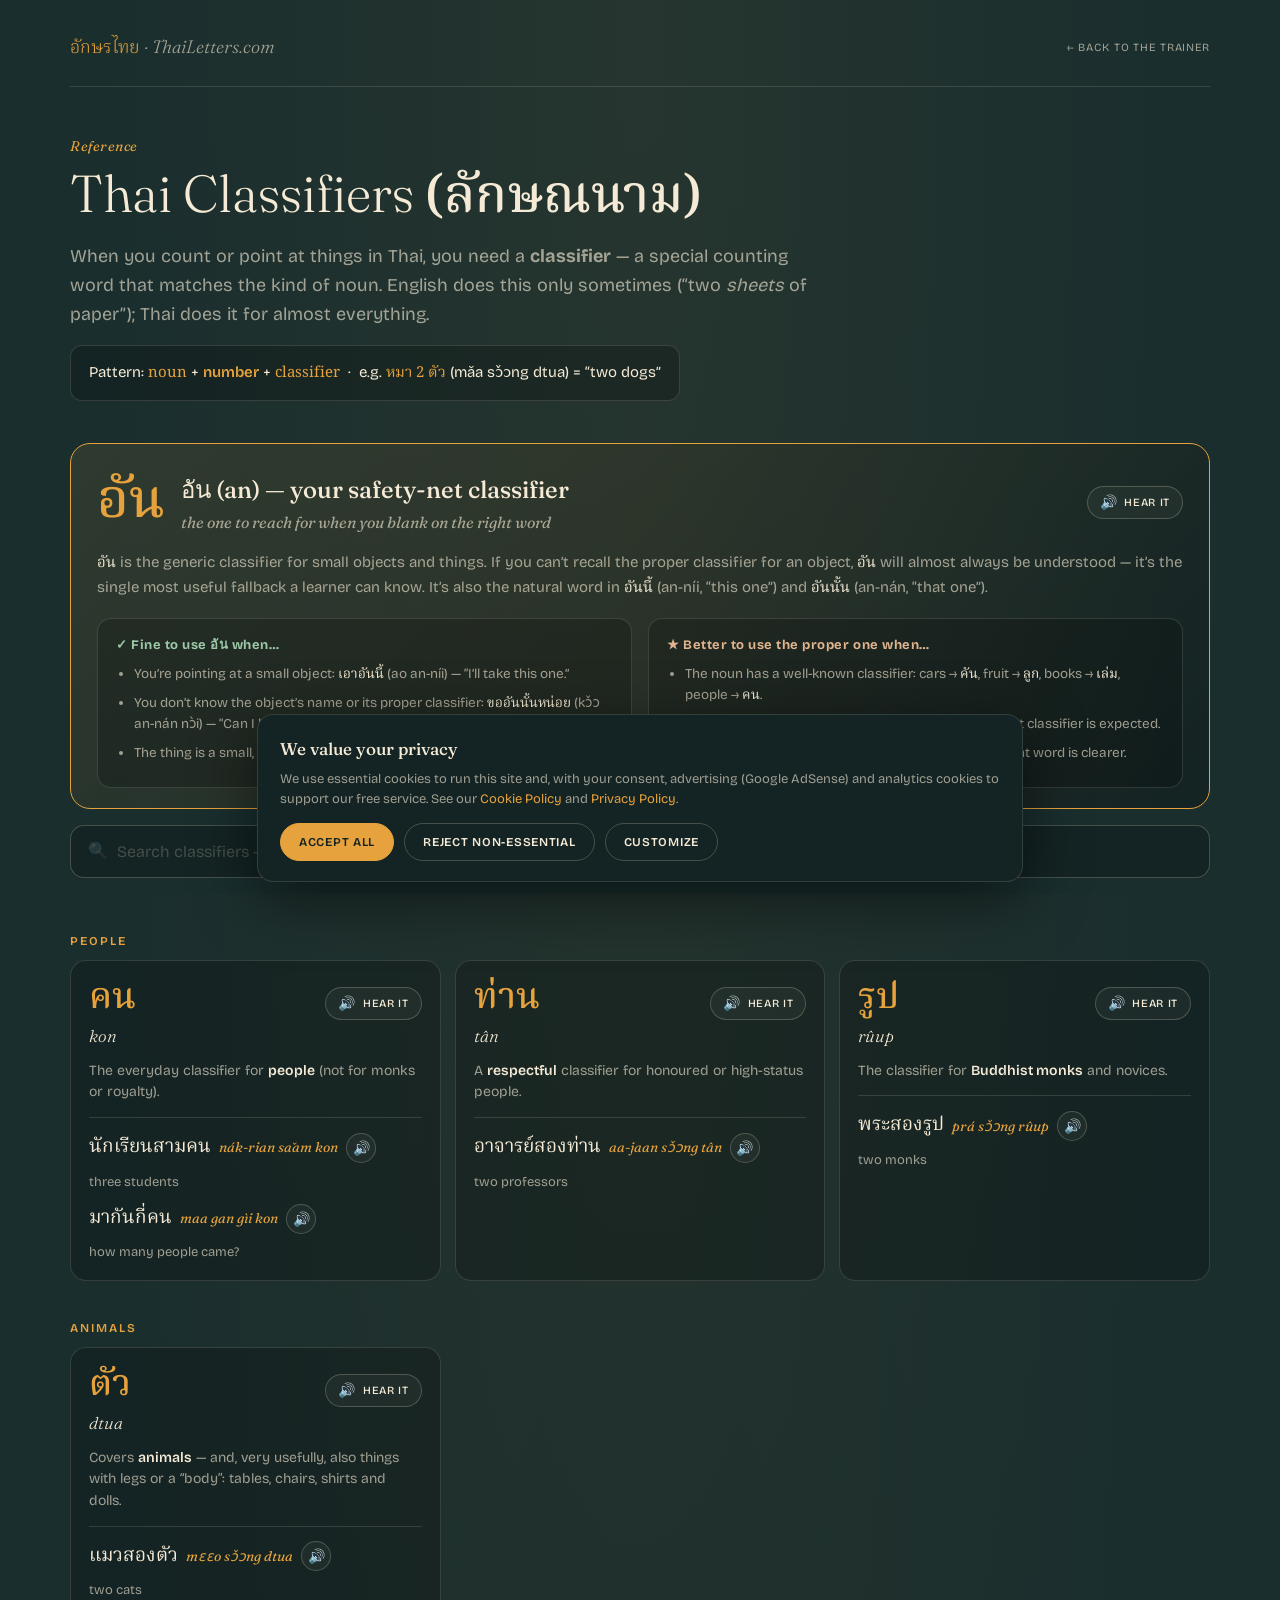
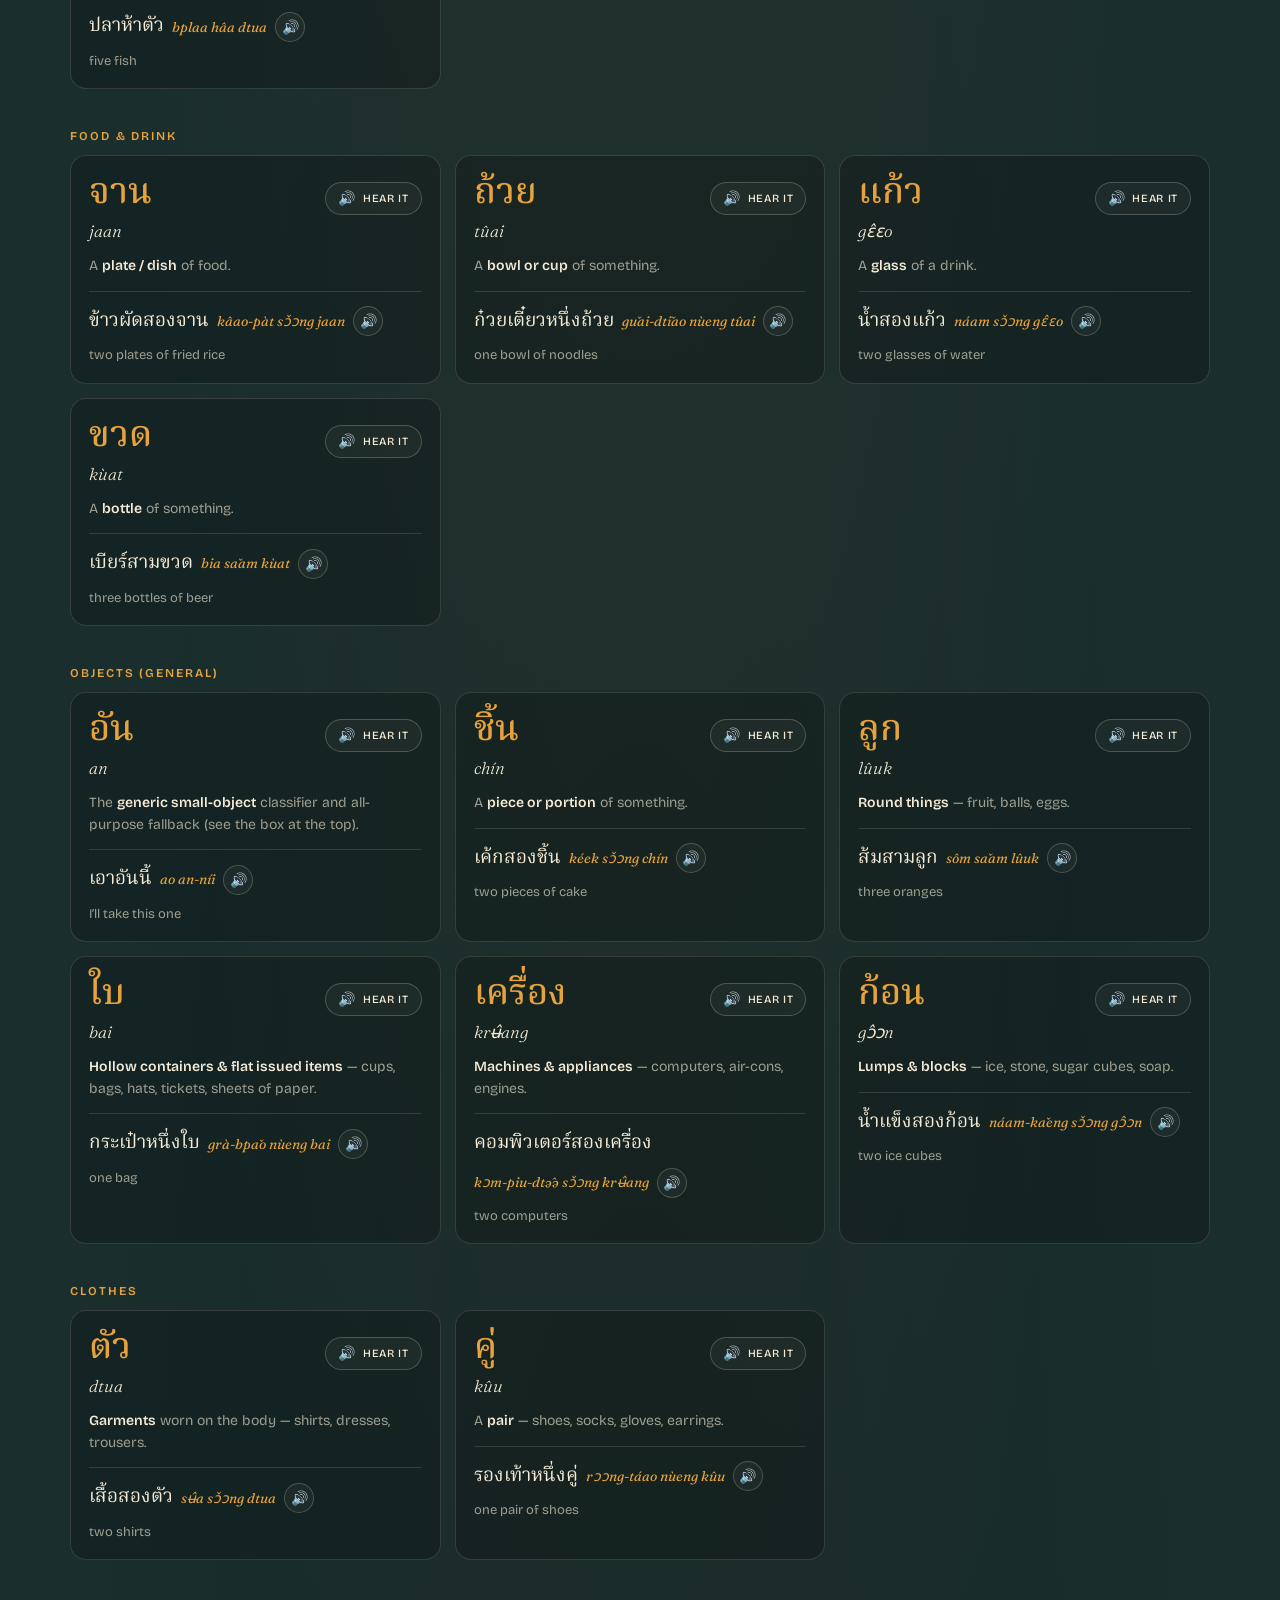
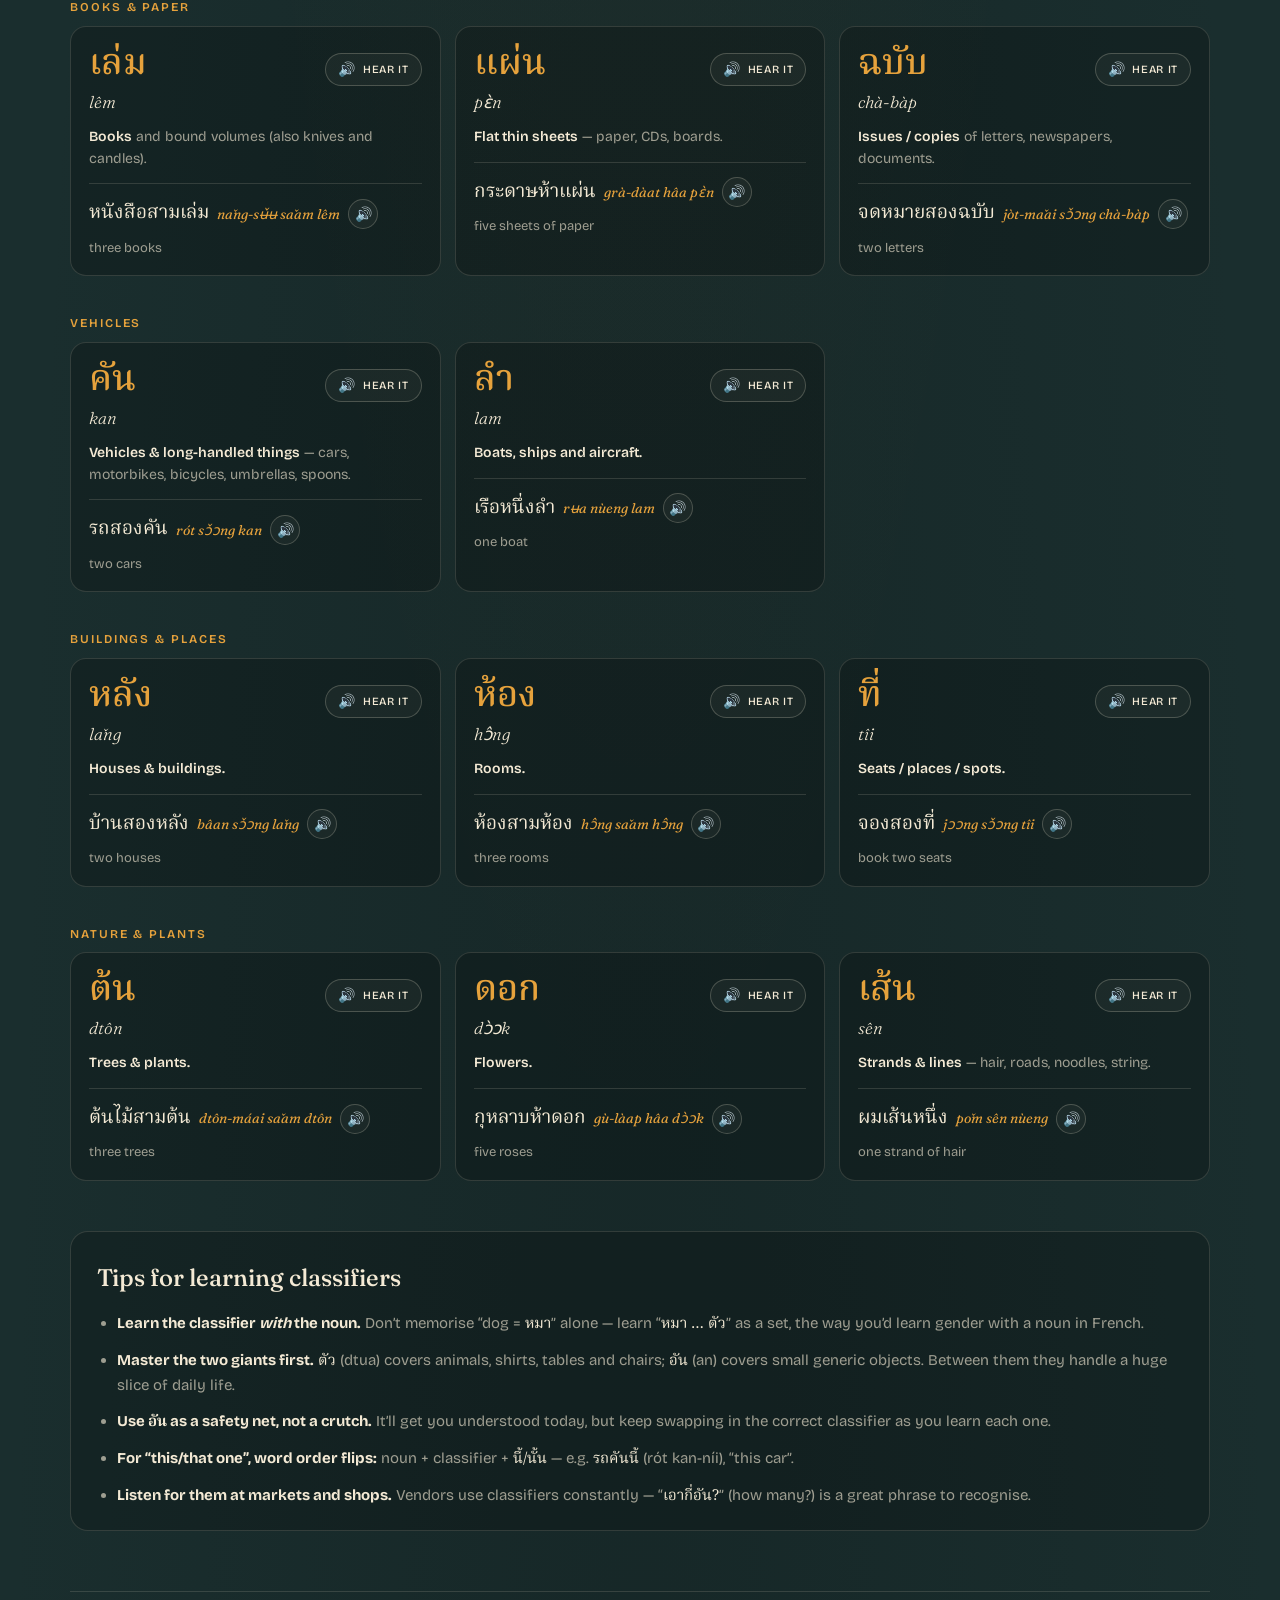
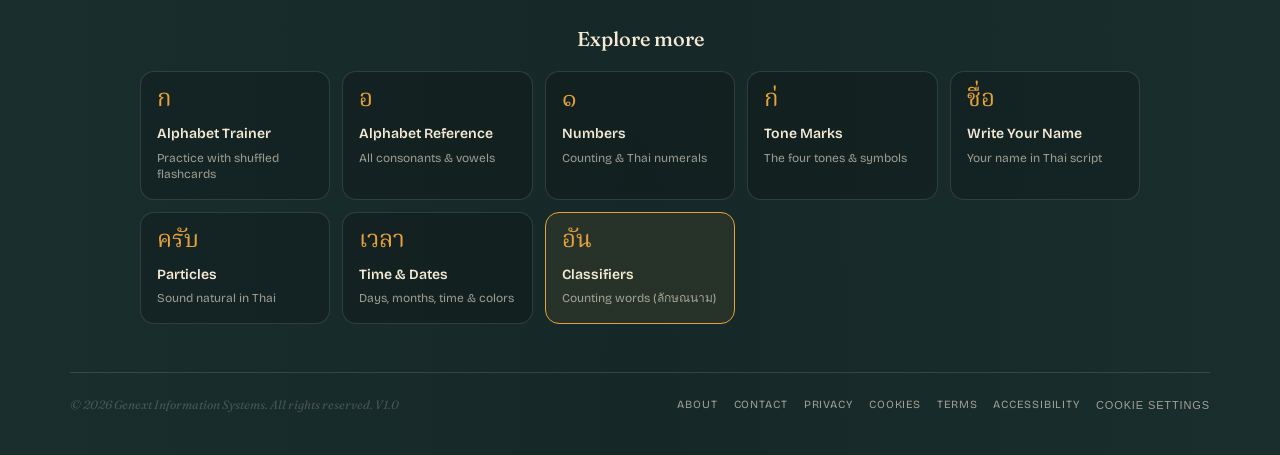
<file: classifiers.html>
<!DOCTYPE html>
<html lang="en">
<head>
<script async src="https://pagead2.googlesyndication.com/pagead/js/adsbygoogle.js?client=ca-pub-2738929737632064"
     crossorigin="anonymous"></script>
<meta charset="UTF-8">
<meta name="viewport" content="width=device-width, initial-scale=1.0">
<title>Thai Classifiers (ลักษณนาม) — Counting Words Reference with Audio</title>
<meta name="description" content="A clear guide to Thai classifiers (ลักษณนาม): the counting words for people, animals, objects, food, clothes, books, vehicles and places — plus how to use อัน as a fallback. With examples and audio.">
<link rel="canonical" href="https://thailetters.com/classifiers.html">
<meta name="robots" content="index, follow, max-image-preview:large">
<meta name="author" content="Genext Information Systems">
<meta name="theme-color" content="#1a2e2e">
<meta property="og:type" content="website">
<meta property="og:site_name" content="ThaiLetters.com">
<meta property="og:title" content="Thai Classifiers (ลักษณนาม) — Counting Words">
<meta property="og:description" content="The counting words Thai uses for every kind of noun — by category, with examples, audio, and how to fall back on อัน.">
<meta property="og:url" content="https://thailetters.com/classifiers.html">
<meta property="og:image" content="https://thailetters.com/og-image.png">
<meta property="og:image:width" content="1200">
<meta property="og:image:height" content="630">
<meta property="og:locale" content="en_US">
<meta name="twitter:card" content="summary_large_image">
<meta name="twitter:title" content="Thai Classifiers (ลักษณนาม) — Counting Words">
<meta name="twitter:description" content="The counting words Thai uses for every kind of noun, by category — with examples and audio.">
<meta name="twitter:image" content="https://thailetters.com/og-image.png">
<link rel="icon" href="favicon.svg" type="image/svg+xml">
<link rel="apple-touch-icon" href="apple-touch-icon.png">
<link rel="preconnect" href="https://fonts.googleapis.com">
<link rel="preconnect" href="https://fonts.gstatic.com" crossorigin>
<link href="https://fonts.googleapis.com/css2?family=Noto+Serif+Thai:wght@400;500;700&family=Fraunces:ital,opsz,wght@0,9..144,300;0,9..144,500;1,9..144,400&family=Bricolage+Grotesque:wght@400;500;600&display=swap" rel="stylesheet">
<link rel="stylesheet" href="site.css">
<script type="application/ld+json">
{
  "@context": "https://schema.org",
  "@graph": [
    {
      "@type": "WebPage",
      "@id": "https://thailetters.com/classifiers.html#webpage",
      "url": "https://thailetters.com/classifiers.html",
      "name": "Thai Classifiers (ลักษณนาม)",
      "inLanguage": "en",
      "isPartOf": { "@type": "WebSite", "@id": "https://thailetters.com/#website", "name": "ThaiLetters.com" },
      "publisher": { "@type": "Organization", "name": "Genext Information Systems", "url": "https://thailetters.com/" }
    },
    {
      "@type": "BreadcrumbList",
      "itemListElement": [
        { "@type": "ListItem", "position": 1, "name": "Home", "item": "https://thailetters.com/" },
        { "@type": "ListItem", "position": 2, "name": "Classifiers", "item": "https://thailetters.com/classifiers.html" }
      ]
    }
  ]
}
</script>
<style>
  .ref-wrap { max-width: 1140px; margin: 0 auto; padding: 32px 24px 40px; }
  .ref-top { display: flex; align-items: center; justify-content: space-between; gap: 16px; flex-wrap: wrap; padding-bottom: 22px; margin-bottom: 8px; border-bottom: 1px solid var(--line); }
  .ref-top .brand { font-family: 'Fraunces', serif; font-style: italic; font-weight: 300; font-size: 18px; color: var(--ink-dim); text-decoration: none; }
  .ref-top .brand .thai-label { font-family: var(--thai-font); font-style: normal; color: var(--accent); }
  .ref-top .back { font-size: 11px; letter-spacing: 0.08em; text-transform: uppercase; color: var(--ink-dim); text-decoration: none; transition: color 0.2s ease; }
  .ref-top .back:hover { color: var(--accent); }

  .ref-hero { padding: 40px 0 16px; max-width: 760px; }
  .ref-hero .eyebrow { font-family: 'Fraunces', serif; font-style: italic; font-size: 14px; color: var(--accent); margin-bottom: 8px; }
  .ref-hero h1 { font-family: 'Fraunces', serif; font-weight: 300; font-size: clamp(32px, 5vw, 52px); line-height: 1.05; margin: 0 0 16px; color: var(--ink); }
  .ref-hero h1 [lang="th"] { font-family: var(--thai-font); font-weight: 500; }
  .ref-hero p { font-size: 18px; color: var(--ink-dim); line-height: 1.6; margin: 0 0 12px; }
  .formula { font-family: 'Bricolage Grotesque', sans-serif; font-size: 15px; color: var(--ink); background: rgba(0,0,0,0.22); border: 1px solid var(--line); border-radius: 12px; padding: 14px 18px; display: inline-block; margin-top: 4px; }
  .formula [lang="th"] { font-family: var(--thai-font); color: var(--accent); }
  .formula b { color: var(--accent); font-weight: 600; }

  /* อัน highlight box */
  .ahn-box { margin-top: 26px; background: linear-gradient(135deg, rgba(230,162,60,0.1), rgba(0,0,0,0.24)); border: 1px solid var(--accent); border-radius: 20px; padding: 26px 26px 20px; }
  .ahn-box .ahn-head { display: flex; align-items: center; gap: 16px; flex-wrap: wrap; }
  .ahn-box .ahn-th { font-family: var(--thai-font); font-size: 54px; color: var(--accent); font-weight: 500; line-height: 1; }
  .ahn-box h2 { font-family: 'Fraunces', serif; font-weight: 500; font-size: 24px; color: var(--ink); margin: 0; }
  .ahn-box .ahn-rm { font-family: 'Fraunces', serif; font-style: italic; font-size: 16px; color: var(--ink-dim); }
  .ahn-box p { font-size: 15px; color: var(--ink-dim); line-height: 1.6; margin: 14px 0 0; }
  .ahn-box p [lang="th"] { font-family: var(--thai-font); color: var(--ink); }
  .ahn-cols { display: grid; grid-template-columns: repeat(auto-fit, minmax(250px, 1fr)); gap: 16px; margin-top: 18px; }
  .ahn-col { background: rgba(0,0,0,0.2); border: 1px solid var(--line); border-radius: 14px; padding: 16px 18px; }
  .ahn-col h3 { font-family: 'Bricolage Grotesque', sans-serif; font-size: 13px; letter-spacing: 0.04em; margin: 0 0 8px; }
  .ahn-col.ok h3 { color: #9cc9a8; }
  .ahn-col.better h3 { color: #e0b48f; }
  .ahn-col ul { margin: 0; padding-left: 18px; }
  .ahn-col li { font-size: 13.5px; color: var(--ink-dim); line-height: 1.5; margin-bottom: 8px; }
  .ahn-col li [lang="th"] { font-family: var(--thai-font); color: var(--ink); }

  .toolbar { position: sticky; top: 0; z-index: 10; padding: 16px 0; margin-bottom: 4px; background-color: var(--bg); }
  .search-box { position: relative; }
  .search-box .ico { position: absolute; left: 18px; top: 50%; transform: translateY(-50%); color: var(--ink-faint); font-size: 16px; pointer-events: none; }
  #search { width: 100%; box-sizing: border-box; padding: 16px 48px 16px 46px; background: rgba(0,0,0,0.22); border: 1px solid var(--ink-faint); border-radius: 14px; color: var(--ink); font-family: 'Bricolage Grotesque', sans-serif; font-size: 16px; transition: border-color 0.18s ease, background 0.18s ease; }
  #search::placeholder { color: var(--ink-faint); }
  #search:focus { outline: none; border-color: var(--accent); background: rgba(0,0,0,0.32); }
  .clear-search { position: absolute; right: 12px; top: 50%; transform: translateY(-50%); background: none; border: none; color: var(--ink-faint); cursor: pointer; font-size: 20px; line-height: 1; padding: 6px; border-radius: 50%; display: none; }
  .clear-search:hover { color: var(--accent); }

  .sub-head { font-family: 'Bricolage Grotesque', sans-serif; font-weight: 600; font-size: 12px; letter-spacing: 0.16em; text-transform: uppercase; color: var(--accent); margin: 38px 0 8px; }

  .c-grid { display: grid; grid-template-columns: repeat(auto-fill, minmax(300px, 1fr)); gap: 14px; }
  .c-card { display: flex; flex-direction: column; background: rgba(0,0,0,0.22); border: 1px solid var(--line); border-radius: 16px; padding: 18px 18px 16px; transition: transform 0.18s ease, border-color 0.18s ease, background 0.18s ease; }
  .c-card:hover { transform: translateY(-3px); border-color: var(--accent); background: rgba(0,0,0,0.3); }
  .cc-head { display: flex; align-items: baseline; justify-content: space-between; gap: 10px; }
  .cc-th { font-family: var(--thai-font); font-size: 36px; line-height: 1.1; color: var(--accent); font-weight: 500; }
  .cc-rm { font-family: 'Fraunces', serif; font-style: italic; font-weight: 300; font-size: 17px; color: var(--ink); margin-top: 2px; }
  .cc-use { font-size: 14px; color: var(--ink-dim); line-height: 1.55; margin-top: 10px; }
  .cc-use b { color: var(--ink); font-weight: 600; }
  .cc-ex { list-style: none; margin: 14px 0 0; padding: 14px 0 0; border-top: 1px solid var(--line); display: flex; flex-direction: column; gap: 10px; }
  .cc-ex li { display: flex; align-items: center; flex-wrap: wrap; gap: 8px; }
  .cc-ex .ex-th { font-family: var(--thai-font); font-size: 19px; color: var(--ink); }
  .cc-ex .ex-rm { font-family: 'Fraunces', serif; font-style: italic; font-size: 14px; color: var(--accent); }
  .cc-ex .ex-en { font-family: 'Bricolage Grotesque', sans-serif; font-size: 13px; color: var(--ink-dim); width: 100%; }

  .speak-btn { display: inline-flex; align-items: center; gap: 7px; padding: 7px 12px; border-radius: 999px; border: 1px solid var(--ink-faint); background: rgba(244,234,213,0.04); color: var(--ink); font-family: 'Bricolage Grotesque', sans-serif; font-size: 11px; font-weight: 500; letter-spacing: 0.06em; text-transform: uppercase; cursor: pointer; transition: border-color 0.18s ease, background 0.18s ease, color 0.18s ease; flex: none; }
  .speak-btn:hover { border-color: var(--accent); color: var(--accent); }
  .speak-btn:focus-visible { outline: 2px solid var(--accent); outline-offset: 2px; }
  .speak-btn .spk-icon { font-size: 14px; }
  .speak-btn.speaking { border-color: var(--accent); color: var(--accent); }
  .speak-btn.speaking .spk-icon { animation: spk-pulse 0.7s ease-in-out infinite; }
  .mini-speak { display: inline-flex; align-items: center; justify-content: center; width: 30px; height: 30px; border-radius: 50%; border: 1px solid var(--ink-faint); background: rgba(244,234,213,0.04); color: var(--ink); cursor: pointer; font-size: 14px; flex: none; transition: border-color 0.18s ease, color 0.18s ease; }
  .mini-speak:hover { border-color: var(--accent); color: var(--accent); }
  .mini-speak:focus-visible { outline: 2px solid var(--accent); outline-offset: 2px; }
  .mini-speak.speaking { border-color: var(--accent); color: var(--accent); animation: spk-pulse 0.7s ease-in-out infinite; }
  @keyframes spk-pulse { 0%,100% { opacity: 1; } 50% { opacity: 0.35; } }

  .no-results { display: none; text-align: center; padding: 50px 20px; font-family: 'Fraunces', serif; font-style: italic; font-size: 18px; color: var(--ink-faint); }

  .tips { margin-top: 50px; background: rgba(0,0,0,0.2); border: 1px solid var(--line); border-radius: 18px; padding: 26px 26px 10px; }
  .tips h2 { font-family: 'Fraunces', serif; font-weight: 500; font-size: 24px; color: var(--ink); margin: 0 0 6px; }
  .tips ul { margin: 14px 0 0; padding-left: 20px; }
  .tips li { color: var(--ink-dim); font-size: 15px; line-height: 1.6; margin-bottom: 12px; }
  .tips li strong { color: var(--ink); }
  .tips [lang="th"] { font-family: var(--thai-font); color: var(--ink); }

  .page-nav { margin: 60px 0 10px; padding-top: 30px; border-top: 1px solid var(--line); }
  .page-nav h2 { font-family: 'Fraunces', serif; font-weight: 500; font-size: 20px; color: var(--ink); margin: 0 0 16px; text-align: center; }
  .nav-grid { display: grid; grid-template-columns: repeat(auto-fit, minmax(170px, 1fr)); gap: 12px; max-width: 1000px; margin: 0 auto; }
  .nav-card { display: flex; flex-direction: column; gap: 4px; padding: 16px; border-radius: 14px; background: rgba(0,0,0,0.2); border: 1px solid var(--line); text-decoration: none; transition: transform 0.18s ease, border-color 0.18s ease, background 0.18s ease; }
  .nav-card:hover { transform: translateY(-3px); border-color: var(--accent); background: rgba(0,0,0,0.3); }
  .nav-card .nc-th { font-family: var(--thai-font); font-size: 24px; color: var(--accent); line-height: 1; }
  .nav-card .nc-title { font-family: 'Bricolage Grotesque', sans-serif; font-weight: 600; font-size: 14px; color: var(--ink); margin-top: 6px; }
  .nav-card .nc-desc { font-size: 12px; color: var(--ink-dim); line-height: 1.4; }
  .nav-card[aria-current="page"] { border-color: var(--accent); background: rgba(230,162,60,0.08); }

  @media (prefers-reduced-motion: reduce) { .c-card, .nav-card, .speak-btn, .mini-speak { transition: none; } .speak-btn.speaking .spk-icon, .mini-speak.speaking { animation: none; } }
</style>
</head>
<body class="doc">
<a class="skip-link" href="#main">Skip to main content</a>
<div class="ref-wrap">

  <header class="ref-top">
    <a class="brand" href="index.html"><span class="thai-label">อักษรไทย</span> · ThaiLetters.com</a>
    <a class="back" href="index.html">&larr; Back to the trainer</a>
  </header>

  <main id="main">
    <section class="ref-hero">
      <div class="eyebrow">Reference</div>
      <h1>Thai Classifiers <span lang="th">(ลักษณนาม)</span></h1>
      <p>When you count or point at things in Thai, you need a <strong>classifier</strong> — a special counting word that matches the kind of noun. English does this only sometimes (“two <em>sheets</em> of paper”); Thai does it for almost everything.</p>
      <div class="formula">Pattern: <span lang="th">noun</span> + <b>number</b> + <span lang="th">classifier</span> &nbsp;·&nbsp; e.g. <span lang="th">หมา 2 ตัว</span> (mǎa sɔ̌ɔng dtua) = “two dogs”</div>
    </section>

    <!-- อัน fallback -->
    <section class="ahn-box" aria-labelledby="ahn-h">
      <div class="ahn-head">
        <span class="ahn-th" lang="th">อัน</span>
        <div>
          <h2 id="ahn-h">อัน (an) — your safety-net classifier</h2>
          <div class="ahn-rm">the one to reach for when you blank on the right word</div>
        </div>
        <button class="speak-btn" type="button" data-thai="อัน" data-translit="an" aria-label="Hear an" style="margin-left:auto"><span class="spk-icon" aria-hidden="true">&#128266;</span> Hear it</button>
      </div>
      <p><span lang="th">อัน</span> is the generic classifier for small objects and things. If you can’t recall the proper classifier for an object, <span lang="th">อัน</span> will almost always be understood — it’s the single most useful fallback a learner can know. It’s also the natural word in <span lang="th">อันนี้</span> (an-níi, “this one”) and <span lang="th">อันนั้น</span> (an-nán, “that one”).</p>
      <div class="ahn-cols">
        <div class="ahn-col ok">
          <h3>✓ Fine to use อัน when…</h3>
          <ul>
            <li>You’re pointing at a small object: <span lang="th">เอาอันนี้</span> (ao an-níi) — “I’ll take this one.”</li>
            <li>You don’t know the object’s name or its proper classifier: <span lang="th">ขออันนั้นหน่อย</span> (kɔ̌ɔ an-nán nɔ̀i) — “Can I have that one?”</li>
            <li>The thing is a small, hard-to-classify gadget or part (a remote, a clip, a trinket).</li>
          </ul>
        </div>
        <div class="ahn-col better">
          <h3>★ Better to use the proper one when…</h3>
          <ul>
            <li>The noun has a well-known classifier: cars → <span lang="th">คัน</span>, fruit → <span lang="th">ลูก</span>, books → <span lang="th">เล่ม</span>, people → <span lang="th">คน</span>.</li>
            <li>You’re in a formal or written context, where the correct classifier is expected.</li>
            <li>You want to sound fluent — natives notice, and the right word is clearer.</li>
          </ul>
        </div>
      </div>
    </section>

    <div class="toolbar">
      <div class="search-box">
        <span class="ico" aria-hidden="true">&#128269;</span>
        <input type="search" id="search" placeholder="Search classifiers — try “animals”, “bottle”, “คน” or “books”" aria-label="Search Thai classifiers" autocomplete="off">
        <button class="clear-search" id="clearSearch" type="button" aria-label="Clear search">&times;</button>
      </div>
    </div>

    <div id="sections"></div>
    <p class="no-results" id="noResults">No classifiers match your search.</p>

    <section class="tips" aria-labelledby="tips-head">
      <h2 id="tips-head">Tips for learning classifiers</h2>
      <ul>
        <li><strong>Learn the classifier <em>with</em> the noun.</strong> Don’t memorise “dog = <span lang="th">หมา</span>” alone — learn “<span lang="th">หมา … ตัว</span>” as a set, the way you’d learn gender with a noun in French.</li>
        <li><strong>Master the two giants first.</strong> <span lang="th">ตัว</span> (dtua) covers animals, shirts, tables and chairs; <span lang="th">อัน</span> (an) covers small generic objects. Between them they handle a huge slice of daily life.</li>
        <li><strong>Use <span lang="th">อัน</span> as a safety net, not a crutch.</strong> It’ll get you understood today, but keep swapping in the correct classifier as you learn each one.</li>
        <li><strong>For “this/that one”, word order flips:</strong> noun + classifier + <span lang="th">นี้/นั้น</span> — e.g. <span lang="th">รถคันนี้</span> (rót kan-níi), “this car”.</li>
        <li><strong>Listen for them at markets and shops.</strong> Vendors use classifiers constantly — “<span lang="th">เอากี่อัน?</span>” (how many?) is a great phrase to recognise.</li>
      </ul>
    </section>

    <nav class="page-nav" aria-label="Explore more references">
      <h2>Explore more</h2>
      <div class="nav-grid" id="navGrid"></div>
    </nav>
  </main>

  <footer class="doc-foot">
    <div class="sf-copy">&copy; 2026 Genext Information Systems. All rights reserved. V1.0</div>
    <nav aria-label="Site and legal links">
      <a href="about.html">About</a>
      <a href="contact.html">Contact</a>
      <a href="privacy.html">Privacy</a>
      <a href="cookie-policy.html">Cookies</a>
      <a href="terms.html">Terms</a>
      <a href="accessibility.html">Accessibility</a>
      <button type="button" class="sf-link-btn" data-cookie-settings>Cookie settings</button>
    </nav>
  </footer>
</div>

<script>
// ---- shared bottom-nav ----
const NAV = [
  ['index.html','ก','Alphabet Trainer','Practice with shuffled flashcards'],
  ['alphabet.html','อ','Alphabet Reference','All consonants &amp; vowels'],
  ['numbers.html','๑','Numbers','Counting &amp; Thai numerals'],
  ['tone-marks.html','ก่','Tone Marks','The four tones &amp; symbols'],
  ['write-thai.html','ชื่อ','Write Your Name','Your name in Thai script'],
  ['particles.html','ครับ','Particles','Sound natural in Thai'],
  ['time-dates-colors.html','เวลา','Time &amp; Dates','Days, months, time &amp; colors'],
  ['classifiers.html','อัน','Classifiers','Counting words (ลักษณนาม)'],
];
const HERE = 'classifiers.html';
document.getElementById('navGrid').innerHTML = NAV.map(n =>
  '<a class="nav-card" href="' + n[0] + '"' + (n[0] === HERE ? ' aria-current="page"' : '') + '>' +
  '<span class="nc-th">' + n[1] + '</span><span class="nc-title">' + n[2] + '</span><span class="nc-desc">' + n[3] + '</span></a>'
).join('');

// ---- CLASSIFIER DATA ----
const groups = [
  { title: 'People', items: [
    { th:'คน', rm:'kon', use:'The everyday classifier for <b>people</b> (not for monks or royalty).', ex:[
      {th:'นักเรียนสามคน', rm:'nák-rian sǎam kon', en:'three students'},
      {th:'มากันกี่คน', rm:'maa gan gìi kon', en:'how many people came?'} ] },
    { th:'ท่าน', rm:'tân', use:'A <b>respectful</b> classifier for honoured or high-status people.', ex:[
      {th:'อาจารย์สองท่าน', rm:'aa-jaan sɔ̌ɔng tân', en:'two professors'} ] },
    { th:'รูป', rm:'rûup', use:'The classifier for <b>Buddhist monks</b> and novices.', ex:[
      {th:'พระสองรูป', rm:'prá sɔ̌ɔng rûup', en:'two monks'} ] },
  ]},
  { title: 'Animals', items: [
    { th:'ตัว', rm:'dtua', use:'Covers <b>animals</b> — and, very usefully, also things with legs or a “body”: tables, chairs, shirts and dolls.', ex:[
      {th:'แมวสองตัว', rm:'mɛɛo sɔ̌ɔng dtua', en:'two cats'},
      {th:'ปลาห้าตัว', rm:'bplaa hâa dtua', en:'five fish'} ] },
  ]},
  { title: 'Food & drink', items: [
    { th:'จาน', rm:'jaan', use:'A <b>plate / dish</b> of food.', ex:[
      {th:'ข้าวผัดสองจาน', rm:'kâao-pàt sɔ̌ɔng jaan', en:'two plates of fried rice'} ] },
    { th:'ถ้วย', rm:'tûai', use:'A <b>bowl or cup</b> of something.', ex:[
      {th:'ก๋วยเตี๋ยวหนึ่งถ้วย', rm:'gǔai-dtǐao nùeng tûai', en:'one bowl of noodles'} ] },
    { th:'แก้ว', rm:'gɛ̂ɛo', use:'A <b>glass</b> of a drink.', ex:[
      {th:'น้ำสองแก้ว', rm:'náam sɔ̌ɔng gɛ̂ɛo', en:'two glasses of water'} ] },
    { th:'ขวด', rm:'kùat', use:'A <b>bottle</b> of something.', ex:[
      {th:'เบียร์สามขวด', rm:'bia sǎam kùat', en:'three bottles of beer'} ] },
  ]},
  { title: 'Objects (general)', items: [
    { th:'อัน', rm:'an', use:'The <b>generic small-object</b> classifier and all-purpose fallback (see the box at the top).', ex:[
      {th:'เอาอันนี้', rm:'ao an-níi', en:'I’ll take this one'} ] },
    { th:'ชิ้น', rm:'chín', use:'A <b>piece or portion</b> of something.', ex:[
      {th:'เค้กสองชิ้น', rm:'kéek sɔ̌ɔng chín', en:'two pieces of cake'} ] },
    { th:'ลูก', rm:'lûuk', use:'<b>Round things</b> — fruit, balls, eggs.', ex:[
      {th:'ส้มสามลูก', rm:'sôm sǎam lûuk', en:'three oranges'} ] },
    { th:'ใบ', rm:'bai', use:'<b>Hollow containers & flat issued items</b> — cups, bags, hats, tickets, sheets of paper.', ex:[
      {th:'กระเป๋าหนึ่งใบ', rm:'grà-bpǎo nùeng bai', en:'one bag'} ] },
    { th:'เครื่อง', rm:'krʉ̂ang', use:'<b>Machines & appliances</b> — computers, air-cons, engines.', ex:[
      {th:'คอมพิวเตอร์สองเครื่อง', rm:'kɔm-piu-dtə̂ə sɔ̌ɔng krʉ̂ang', en:'two computers'} ] },
    { th:'ก้อน', rm:'gɔ̂ɔn', use:'<b>Lumps & blocks</b> — ice, stone, sugar cubes, soap.', ex:[
      {th:'น้ำแข็งสองก้อน', rm:'náam-kǎeng sɔ̌ɔng gɔ̂ɔn', en:'two ice cubes'} ] },
  ]},
  { title: 'Clothes', items: [
    { th:'ตัว', rm:'dtua', use:'<b>Garments</b> worn on the body — shirts, dresses, trousers.', ex:[
      {th:'เสื้อสองตัว', rm:'sʉ̂a sɔ̌ɔng dtua', en:'two shirts'} ] },
    { th:'คู่', rm:'kûu', use:'A <b>pair</b> — shoes, socks, gloves, earrings.', ex:[
      {th:'รองเท้าหนึ่งคู่', rm:'rɔɔng-táao nùeng kûu', en:'one pair of shoes'} ] },
  ]},
  { title: 'Books & paper', items: [
    { th:'เล่ม', rm:'lêm', use:'<b>Books</b> and bound volumes (also knives and candles).', ex:[
      {th:'หนังสือสามเล่ม', rm:'nǎng-sʉ̌ʉ sǎam lêm', en:'three books'} ] },
    { th:'แผ่น', rm:'pɛ̀n', use:'<b>Flat thin sheets</b> — paper, CDs, boards.', ex:[
      {th:'กระดาษห้าแผ่น', rm:'grà-dàat hâa pɛ̀n', en:'five sheets of paper'} ] },
    { th:'ฉบับ', rm:'chà-bàp', use:'<b>Issues / copies</b> of letters, newspapers, documents.', ex:[
      {th:'จดหมายสองฉบับ', rm:'jòt-mǎai sɔ̌ɔng chà-bàp', en:'two letters'} ] },
  ]},
  { title: 'Vehicles', items: [
    { th:'คัน', rm:'kan', use:'<b>Vehicles & long-handled things</b> — cars, motorbikes, bicycles, umbrellas, spoons.', ex:[
      {th:'รถสองคัน', rm:'rót sɔ̌ɔng kan', en:'two cars'} ] },
    { th:'ลำ', rm:'lam', use:'<b>Boats, ships and aircraft.</b>', ex:[
      {th:'เรือหนึ่งลำ', rm:'rʉa nùeng lam', en:'one boat'} ] },
  ]},
  { title: 'Buildings & places', items: [
    { th:'หลัง', rm:'lǎng', use:'<b>Houses & buildings.</b>', ex:[
      {th:'บ้านสองหลัง', rm:'bâan sɔ̌ɔng lǎng', en:'two houses'} ] },
    { th:'ห้อง', rm:'hɔ̂ng', use:'<b>Rooms.</b>', ex:[
      {th:'ห้องสามห้อง', rm:'hɔ̂ng sǎam hɔ̂ng', en:'three rooms'} ] },
    { th:'ที่', rm:'tîi', use:'<b>Seats / places / spots.</b>', ex:[
      {th:'จองสองที่', rm:'jɔɔng sɔ̌ɔng tîi', en:'book two seats'} ] },
  ]},
  { title: 'Nature & plants', items: [
    { th:'ต้น', rm:'dtôn', use:'<b>Trees & plants.</b>', ex:[
      {th:'ต้นไม้สามต้น', rm:'dtôn-máai sǎam dtôn', en:'three trees'} ] },
    { th:'ดอก', rm:'dɔ̀ɔk', use:'<b>Flowers.</b>', ex:[
      {th:'กุหลาบห้าดอก', rm:'gù-làap hâa dɔ̀ɔk', en:'five roses'} ] },
    { th:'เส้น', rm:'sên', use:'<b>Strands & lines</b> — hair, roads, noodles, string.', ex:[
      {th:'ผมเส้นหนึ่ง', rm:'pǒm sên nùeng', en:'one strand of hair'} ] },
  ]},
];

// ---- RENDER ----
function exHTML(ex) {
  return '<li><span class="ex-th" lang="th">' + ex.th + '</span> ' +
    '<span class="ex-rm">' + ex.rm + '</span> ' +
    '<button class="mini-speak" type="button" data-thai="' + ex.th + '" data-translit="' + ex.rm + '" aria-label="Hear this example">&#128266;</button>' +
    '<span class="ex-en">' + ex.en + '</span></li>';
}
function cardHTML(c) {
  const plain = c.use.replace(/<[^>]+>/g, '');
  const search = (c.th + ' ' + c.rm + ' ' + plain + ' ' + c.ex.map(e => e.th + ' ' + e.rm + ' ' + e.en).join(' ')).toLowerCase();
  return '<article class="c-card" data-search="' + search.replace(/"/g,'') + '">' +
    '<div class="cc-head"><span class="cc-th" lang="th">' + c.th + '</span>' +
      '<button class="speak-btn" type="button" data-thai="' + c.th + '" data-translit="' + c.rm + '" aria-label="Hear ' + c.rm + '"><span class="spk-icon" aria-hidden="true">&#128266;</span> Hear it</button></div>' +
    '<div class="cc-rm">' + c.rm + '</div>' +
    '<div class="cc-use">' + c.use + '</div>' +
    '<ul class="cc-ex">' + c.ex.map(exHTML).join('') + '</ul>' +
  '</article>';
}
document.getElementById('sections').innerHTML = groups.map((g, i) =>
  '<section class="group" data-group="' + i + '">' +
    '<h2 class="sub-head">' + g.title + '</h2>' +
    '<div class="c-grid">' + g.items.map(cardHTML).join('') + '</div>' +
  '</section>'
).join('');

// ---- SEARCH ----
const searchEl = document.getElementById('search');
const clearBtn = document.getElementById('clearSearch');
const noResults = document.getElementById('noResults');
const groupTitles = groups.map(g => g.title.toLowerCase());
function applyFilter() {
  const term = searchEl.value.trim().toLowerCase();
  clearBtn.style.display = term ? 'block' : 'none';
  let visible = 0;
  document.querySelectorAll('.group').forEach((group, gi) => {
    const groupMatch = term && groupTitles[gi].includes(term);
    let groupVisible = 0;
    group.querySelectorAll('.c-card').forEach(card => {
      const show = !term || groupMatch || card.dataset.search.includes(term);
      card.style.display = show ? '' : 'none';
      if (show) { groupVisible++; visible++; }
    });
    group.style.display = groupVisible ? '' : 'none';
  });
  noResults.style.display = visible === 0 ? 'block' : 'none';
}
searchEl.addEventListener('input', applyFilter);
clearBtn.addEventListener('click', () => { searchEl.value = ''; applyFilter(); searchEl.focus(); });

// ---- TEXT TO SPEECH (same mechanism as the trainer) ----
const synth = ('speechSynthesis' in window) ? window.speechSynthesis : null;
let thaiVoice = null;
function pickThaiVoice() {
  if (!synth) return;
  const voices = synth.getVoices();
  thaiVoice = voices.find(v => v.lang && v.lang.toLowerCase().replace('_', '-').startsWith('th'))
           || voices.find(v => /thai/i.test(v.name)) || null;
}
if (synth) { pickThaiVoice(); synth.addEventListener('voiceschanged', pickThaiVoice); }
function speak(btn) {
  if (!synth) return;
  try { synth.cancel(); } catch (e) {}
  document.querySelectorAll('.speaking').forEach(b => b.classList.remove('speaking'));
  pickThaiVoice();
  let text, lang, voice;
  if (thaiVoice) { text = btn.dataset.thai; lang = 'th-TH'; voice = thaiVoice; }
  else           { text = btn.dataset.translit || btn.dataset.thai; lang = 'en-US'; voice = null; }
  const u = new SpeechSynthesisUtterance(text);
  u.lang = lang;
  if (voice) u.voice = voice;
  u.rate = 0.85; u.pitch = 1;
  u.onend = () => btn.classList.remove('speaking');
  u.onerror = () => btn.classList.remove('speaking');
  btn.classList.add('speaking');
  synth.speak(u);
}
document.body.addEventListener('click', (e) => {
  const btn = e.target.closest('.speak-btn, .mini-speak');
  if (btn) speak(btn);
});
</script>
<script src="cookie-consent.js" defer></script>
</body>
</html>
</file>
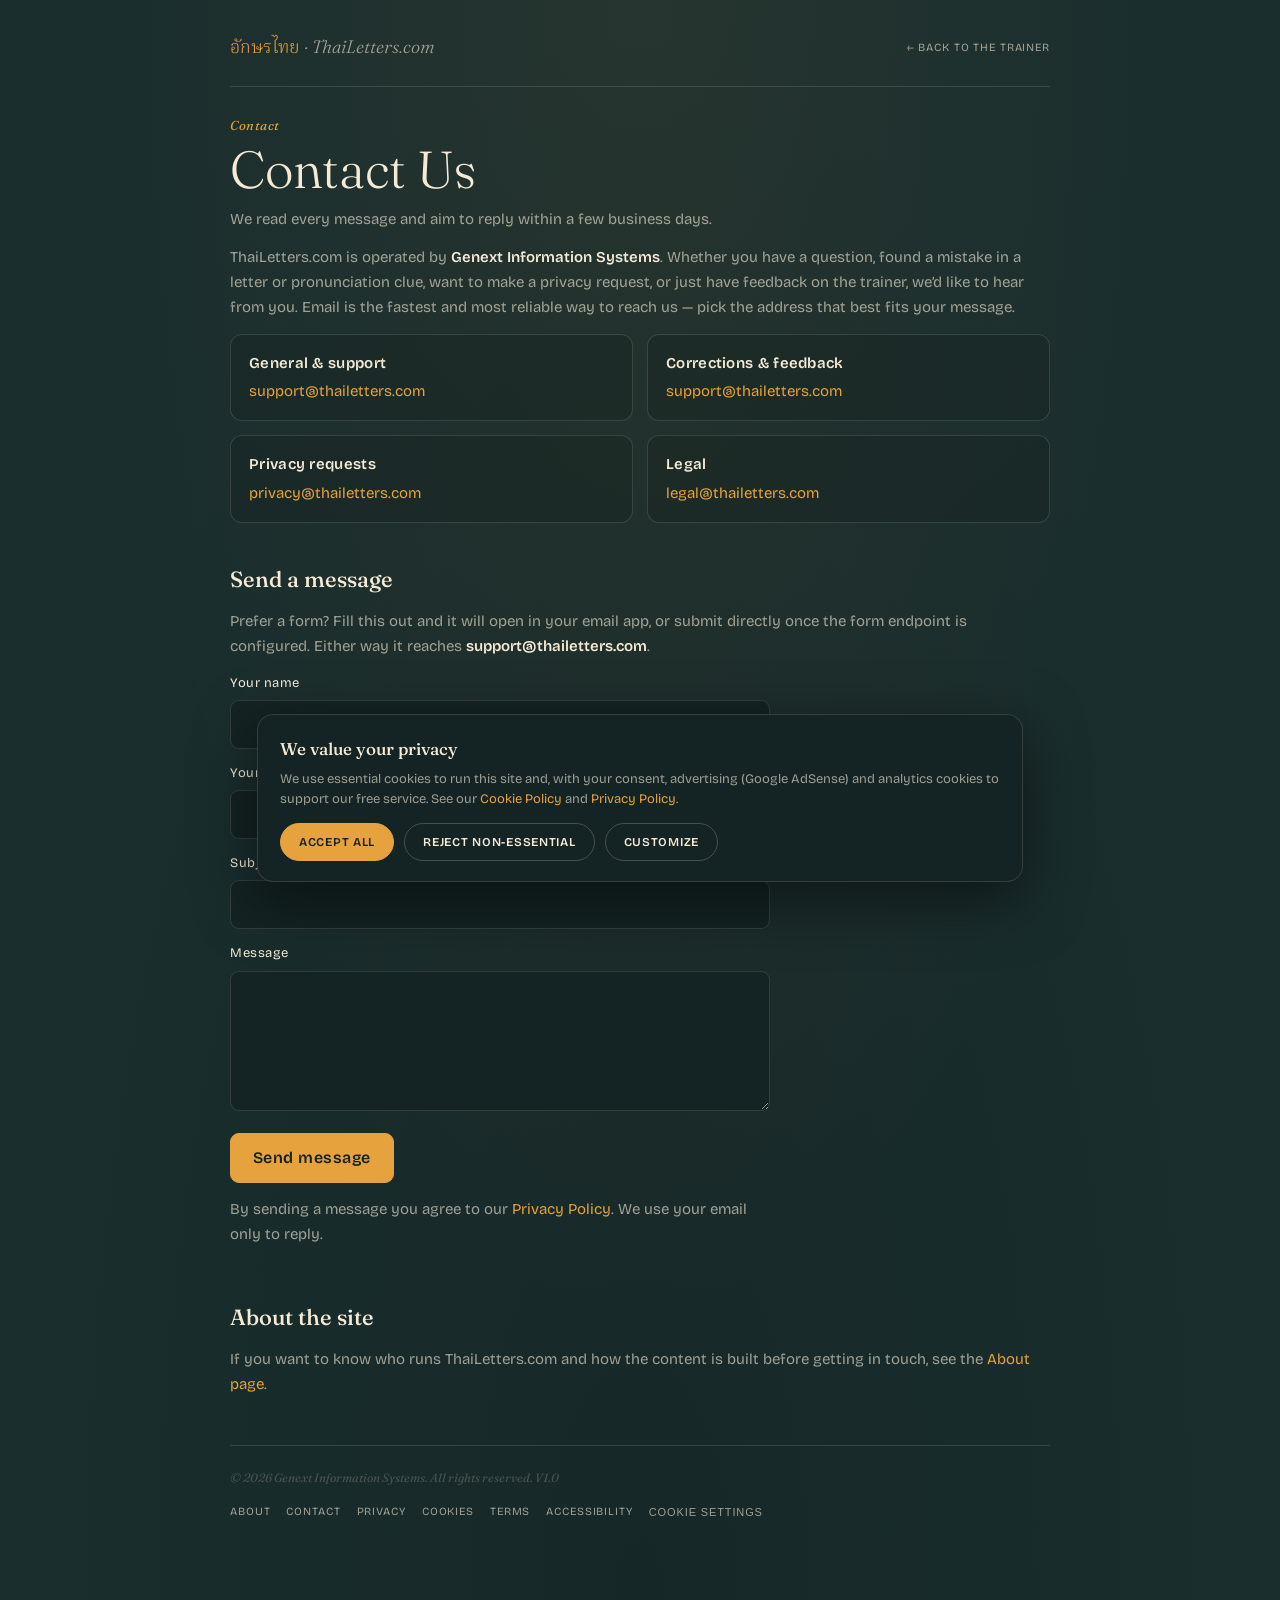
<file: contact.html>
<!DOCTYPE html>
<html lang="en">
<head>
<script async src="https://pagead2.googlesyndication.com/pagead/js/adsbygoogle.js?client=ca-pub-2738929737632064"
     crossorigin="anonymous"></script>
<meta charset="UTF-8">
<meta name="viewport" content="width=device-width, initial-scale=1.0">
<title>Contact ThaiLetters.com — Get in Touch</title>
<meta name="description" content="Contact ThaiLetters.com, the free Thai alphabet flashcard trainer by Genext Information Systems. Email us for support, corrections, privacy requests, or feedback.">
<link rel="canonical" href="https://thailetters.com/contact.html">
<meta name="robots" content="index, follow, max-image-preview:large">
<meta name="author" content="Genext Information Systems">
<meta name="theme-color" content="#1a2e2e">
<meta property="og:type" content="website">
<meta property="og:site_name" content="ThaiLetters.com">
<meta property="og:title" content="Contact ThaiLetters.com — Get in Touch">
<meta property="og:description" content="Email ThaiLetters.com for support, corrections, privacy requests, or feedback.">
<meta property="og:url" content="https://thailetters.com/contact.html">
<meta property="og:image" content="https://thailetters.com/og-image.png">
<meta property="og:image:width" content="1200">
<meta property="og:image:height" content="630">
<meta property="og:locale" content="en_US">
<meta name="twitter:card" content="summary_large_image">
<meta name="twitter:title" content="Contact ThaiLetters.com — Get in Touch">
<meta name="twitter:description" content="Email ThaiLetters.com for support, corrections, privacy requests, or feedback.">
<meta name="twitter:image" content="https://thailetters.com/og-image.png">
<link rel="icon" href="favicon.svg" type="image/svg+xml">
<link rel="apple-touch-icon" href="apple-touch-icon.png">
<link rel="preconnect" href="https://fonts.googleapis.com">
<link rel="preconnect" href="https://fonts.gstatic.com" crossorigin>
<link href="https://fonts.googleapis.com/css2?family=Noto+Serif+Thai:wght@400;500&family=Fraunces:ital,opsz,wght@0,9..144,300;0,9..144,500;1,9..144,400&family=Bricolage+Grotesque:wght@400;500;600&display=swap" rel="stylesheet">
<link rel="stylesheet" href="site.css">
<style>
  /* Scoped styles for the contact page (site.css has no form rules) */
  .contact-grid { display: grid; gap: 14px; margin: 0 0 22px; }
  @media (min-width: 560px) { .contact-grid { grid-template-columns: 1fr 1fr; } }
  .contact-card {
    border: 1px solid var(--line); border-radius: 12px; padding: 16px 18px;
    background: rgba(0,0,0,0.12);
  }
  .contact-card h3 { margin: 0 0 4px; }
  .contact-card p { margin: 0; }
  .contact-card a { color: var(--accent); text-decoration: none; }
  .contact-card a:hover { text-decoration: underline; }
  .cform { display: grid; gap: 14px; max-width: 540px; margin: 6px 0 4px; }
  .cform label { display: block; font-size: 13px; letter-spacing: 0.04em; color: var(--ink); margin-bottom: 6px; }
  .cform input, .cform textarea {
    width: 100%; box-sizing: border-box; padding: 11px 13px;
    background: var(--bg-deeper); color: var(--ink);
    border: 1px solid var(--line); border-radius: 9px;
    font: inherit; font-size: 15px;
  }
  .cform input:focus, .cform textarea:focus { outline: 2px solid var(--accent); outline-offset: 1px; border-color: var(--accent); }
  .cform textarea { min-height: 140px; resize: vertical; }
  .cform button {
    justify-self: start; cursor: pointer;
    padding: 11px 22px; border-radius: 9px; border: 1px solid var(--accent);
    background: var(--accent); color: var(--bg-deeper); font: inherit; font-weight: 600;
    letter-spacing: 0.03em;
  }
  .cform button:hover { filter: brightness(1.06); }
  .cform button:focus-visible { outline: 2px solid var(--ink); outline-offset: 2px; }
  .form-note { font-size: 13px; color: var(--ink-faint); }
</style>
<script type="application/ld+json">
{
  "@context": "https://schema.org",
  "@graph": [
    {
      "@type": "ContactPage",
      "@id": "https://thailetters.com/contact.html#webpage",
      "url": "https://thailetters.com/contact.html",
      "name": "Contact ThaiLetters.com",
      "inLanguage": "en",
      "isPartOf": { "@type": "WebSite", "@id": "https://thailetters.com/#website", "name": "ThaiLetters.com" },
      "publisher": { "@type": "Organization", "name": "Genext Information Systems", "url": "https://thailetters.com/", "email": "support@thailetters.com" },
      "dateModified": "2026-06-26"
    },
    {
      "@type": "BreadcrumbList",
      "itemListElement": [
        { "@type": "ListItem", "position": 1, "name": "Home", "item": "https://thailetters.com/" },
        { "@type": "ListItem", "position": 2, "name": "Contact", "item": "https://thailetters.com/contact.html" }
      ]
    }
  ]
}
</script>
</head>
<body class="doc">
<a class="skip-link" href="#main">Skip to main content</a>
<div class="doc-wrap">
  <header class="doc-top">
    <a class="brand" href="index.html"><span class="thai-label">อักษรไทย</span> · ThaiLetters.com</a>
    <a class="back" href="index.html">&larr; Back to the trainer</a>
  </header>

  <main id="main">
    <div class="eyebrow">Contact</div>
    <h1>Contact Us</h1>
    <p class="doc-meta">We read every message and aim to reply within a few business days.</p>

    <p>ThaiLetters.com is operated by <strong>Genext Information Systems</strong>. Whether you have a question, found a mistake in a letter or pronunciation clue, want to make a privacy request, or just have feedback on the trainer, we&rsquo;d like to hear from you. Email is the fastest and most reliable way to reach us &mdash; pick the address that best fits your message.</p>

    <div class="contact-grid">
      <div class="contact-card">
        <h3>General &amp; support</h3>
        <p><a href="mailto:support@thailetters.com">support@thailetters.com</a></p>
      </div>
      <div class="contact-card">
        <h3>Corrections &amp; feedback</h3>
        <p><a href="mailto:support@thailetters.com?subject=Correction%20or%20feedback">support@thailetters.com</a></p>
      </div>
      <div class="contact-card">
        <h3>Privacy requests</h3>
        <p><a href="mailto:privacy@thailetters.com">privacy@thailetters.com</a></p>
      </div>
      <div class="contact-card">
        <h3>Legal</h3>
        <p><a href="mailto:legal@thailetters.com">legal@thailetters.com</a></p>
      </div>
    </div>

    <h2>Send a message</h2>
    <p>Prefer a form? Fill this out and it will open in your email app, or submit directly once the form endpoint is configured. Either way it reaches <strong>support@thailetters.com</strong>.</p>

    <form class="cform" action="https://formspree.io/f/YOUR_FORM_ID" method="POST">
      <div>
        <label for="cf-name">Your name</label>
        <input type="text" id="cf-name" name="name" autocomplete="name" required>
      </div>
      <div>
        <label for="cf-email">Your email</label>
        <input type="email" id="cf-email" name="email" autocomplete="email" required>
      </div>
      <div>
        <label for="cf-subject">Subject</label>
        <input type="text" id="cf-subject" name="subject">
      </div>
      <div>
        <label for="cf-message">Message</label>
        <textarea id="cf-message" name="message" required></textarea>
      </div>
      <button type="submit">Send message</button>
      <p class="form-note">By sending a message you agree to our <a href="privacy.html">Privacy Policy</a>. We use your email only to reply.</p>
    </form>

    <h2>About the site</h2>
    <p>If you want to know who runs ThaiLetters.com and how the content is built before getting in touch, see the <a href="about.html">About page</a>.</p>
  </main>

  <footer class="doc-foot">
    <div class="sf-copy">&copy; 2026 Genext Information Systems. All rights reserved. V1.0</div>
    <nav aria-label="Site and legal links">
      <a href="about.html">About</a>
      <a href="contact.html">Contact</a>
      <a href="privacy.html">Privacy</a>
      <a href="cookie-policy.html">Cookies</a>
      <a href="terms.html">Terms</a>
      <a href="accessibility.html">Accessibility</a>
      <button type="button" class="sf-link-btn" data-cookie-settings>Cookie settings</button>
    </nav>
  </footer>
</div>
<script src="cookie-consent.js" defer></script>
</body>
</html>
</file>
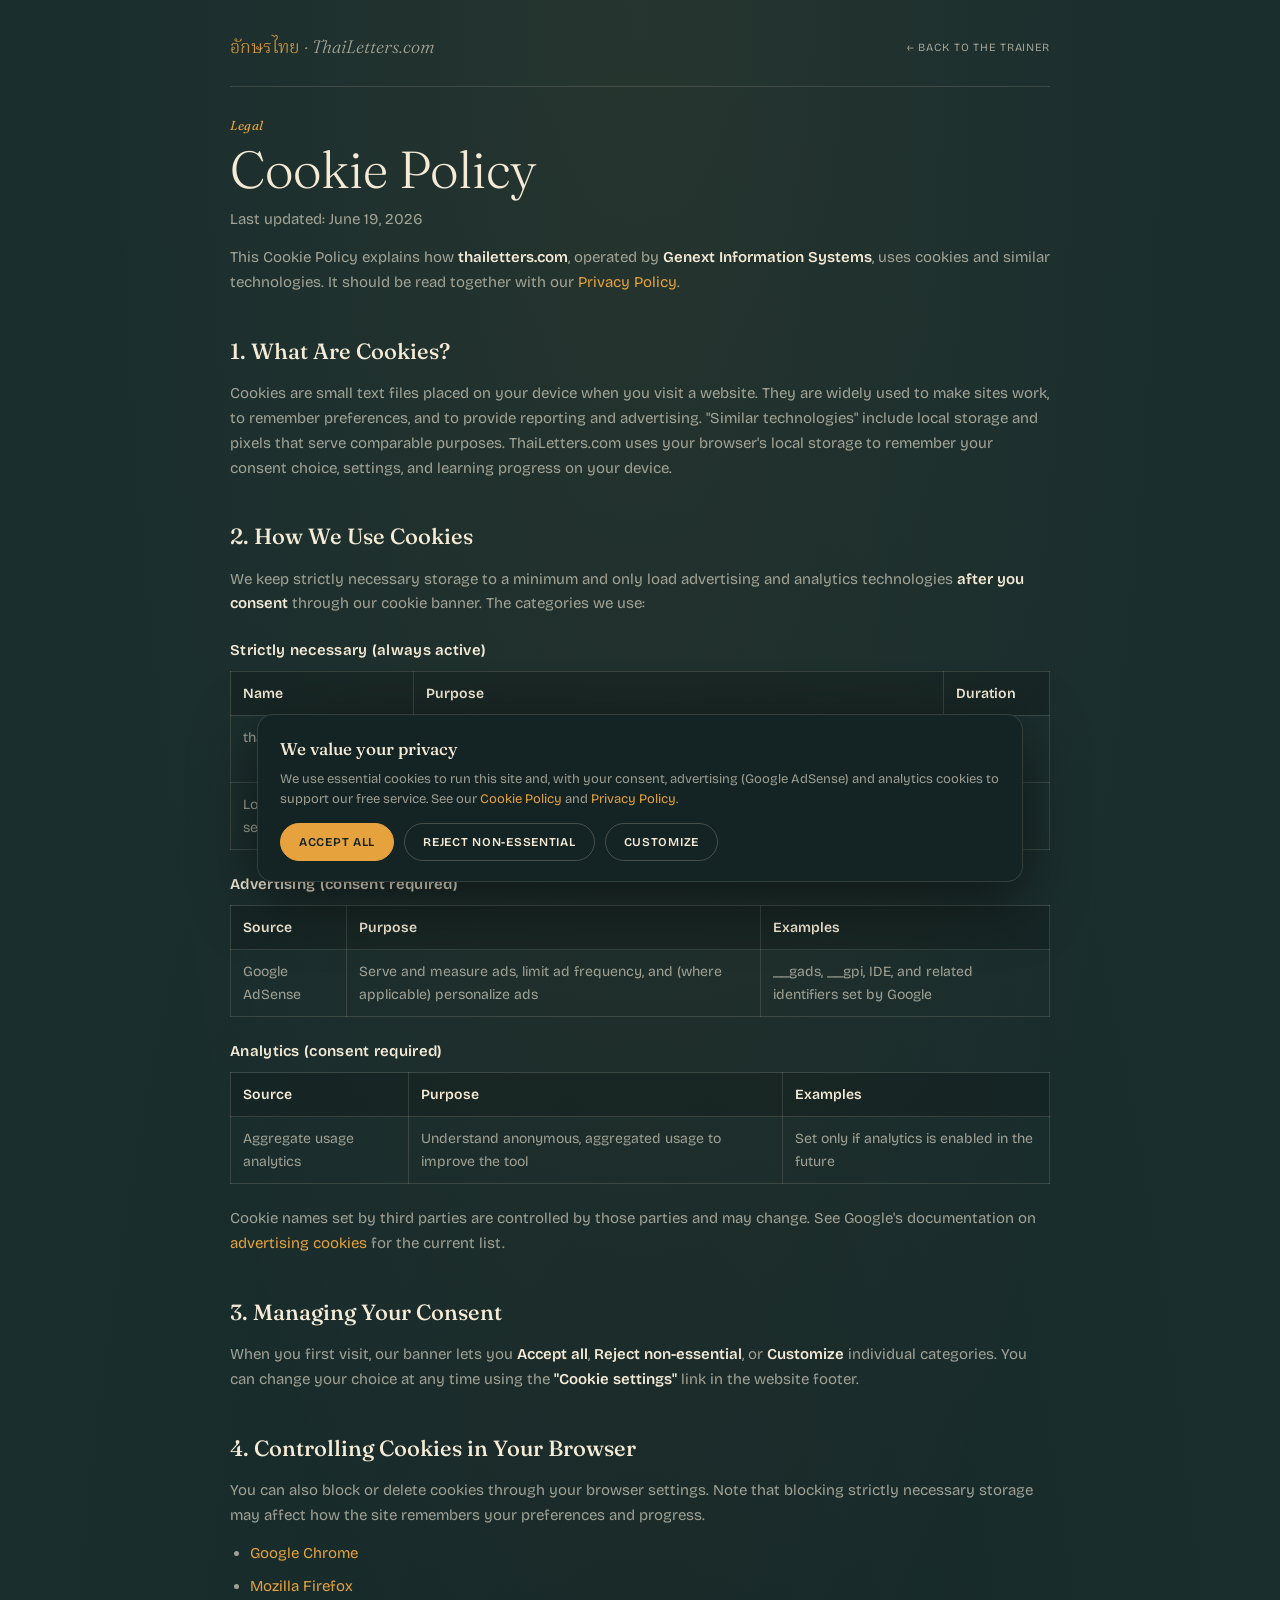
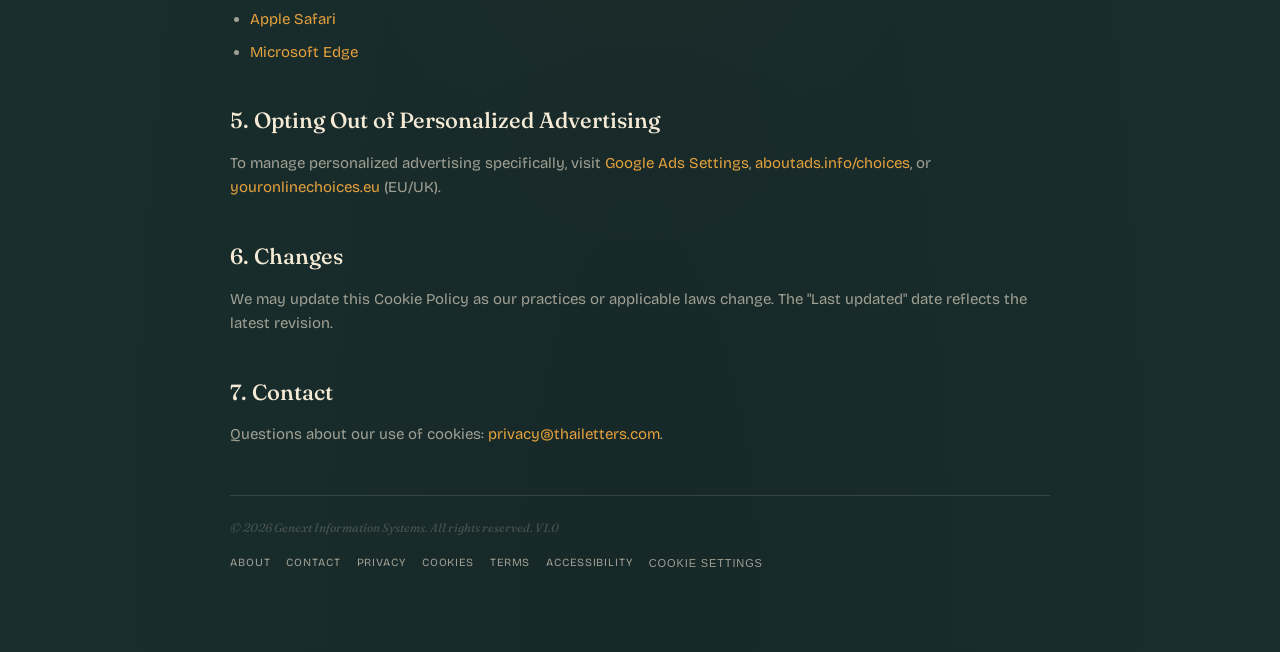
<file: cookie-policy.html>
<!DOCTYPE html>
<html lang="en">
<head>
<script async src="https://pagead2.googlesyndication.com/pagead/js/adsbygoogle.js?client=ca-pub-2738929737632064"
     crossorigin="anonymous"></script>
<meta charset="UTF-8">
<meta name="viewport" content="width=device-width, initial-scale=1.0">
<title>Cookie Policy — ThaiLetters.com</title>
<meta name="description" content="How ThaiLetters.com uses cookies and local storage: essential storage for your progress, plus advertising and analytics cookies loaded only with your consent.">
<link rel="canonical" href="https://thailetters.com/cookie-policy.html">
<meta name="robots" content="index, follow, max-image-preview:large">
<meta name="author" content="Genext Information Systems">
<meta name="theme-color" content="#1a2e2e">
<meta property="og:type" content="website">
<meta property="og:site_name" content="ThaiLetters.com">
<meta property="og:title" content="Cookie Policy — ThaiLetters.com">
<meta property="og:description" content="How ThaiLetters.com uses cookies and local storage: essential storage for your progress, plus advertising and analytics cookies loaded only with your consent.">
<meta property="og:url" content="https://thailetters.com/cookie-policy.html">
<meta property="og:image" content="https://thailetters.com/og-image.png">
<meta property="og:image:width" content="1200">
<meta property="og:image:height" content="630">
<meta property="og:locale" content="en_US">
<meta name="twitter:card" content="summary_large_image">
<meta name="twitter:title" content="Cookie Policy — ThaiLetters.com">
<meta name="twitter:description" content="How ThaiLetters.com uses cookies and local storage: essential storage for your progress, plus advertising and analytics cookies loaded only with your consent.">
<meta name="twitter:image" content="https://thailetters.com/og-image.png">
<link rel="icon" href="favicon.svg" type="image/svg+xml">
<link rel="apple-touch-icon" href="apple-touch-icon.png">
<link rel="preconnect" href="https://fonts.googleapis.com">
<link rel="preconnect" href="https://fonts.gstatic.com" crossorigin>
<link href="https://fonts.googleapis.com/css2?family=Noto+Serif+Thai:wght@400;500&family=Fraunces:ital,opsz,wght@0,9..144,300;0,9..144,500;1,9..144,400&family=Bricolage+Grotesque:wght@400;500;600&display=swap" rel="stylesheet">
<link rel="stylesheet" href="site.css">
<script type="application/ld+json">
{
  "@context": "https://schema.org",
  "@graph": [
    {
      "@type": "WebPage",
      "@id": "https://thailetters.com/cookie-policy.html#webpage",
      "url": "https://thailetters.com/cookie-policy.html",
      "name": "Cookie Policy \u2014 ThaiLetters.com",
      "inLanguage": "en",
      "isPartOf": { "@type": "WebSite", "@id": "https://thailetters.com/#website", "name": "ThaiLetters.com" },
      "publisher": { "@type": "Organization", "name": "Genext Information Systems", "url": "https://thailetters.com/" },
      "dateModified": "2026-06-19"
    },
    {
      "@type": "BreadcrumbList",
      "itemListElement": [
        { "@type": "ListItem", "position": 1, "name": "Home", "item": "https://thailetters.com/" },
        { "@type": "ListItem", "position": 2, "name": "Cookie Policy", "item": "https://thailetters.com/cookie-policy.html" }
      ]
    }
  ]
}
</script>
</head>
<body class="doc">
<a class="skip-link" href="#main">Skip to main content</a>
<div class="doc-wrap">
  <header class="doc-top">
    <a class="brand" href="index.html"><span class="thai-label">อักษรไทย</span> · ThaiLetters.com</a>
    <a class="back" href="index.html">&larr; Back to the trainer</a>
  </header>

  <main id="main">
    <div class="eyebrow">Legal</div>
    <h1>Cookie Policy</h1>
    <p class="doc-meta">Last updated: June 19, 2026</p>

    <p>This Cookie Policy explains how <strong>thailetters.com</strong>, operated by <strong>Genext Information Systems</strong>, uses cookies and similar technologies. It should be read together with our <a href="privacy.html">Privacy Policy</a>.</p>

    <h2>1. What Are Cookies?</h2>
    <p>Cookies are small text files placed on your device when you visit a website. They are widely used to make sites work, to remember preferences, and to provide reporting and advertising. "Similar technologies" include local storage and pixels that serve comparable purposes. ThaiLetters.com uses your browser's local storage to remember your consent choice, settings, and learning progress on your device.</p>

    <h2>2. How We Use Cookies</h2>
    <p>We keep strictly necessary storage to a minimum and only load advertising and analytics technologies <strong>after you consent</strong> through our cookie banner. The categories we use:</p>

    <h3>Strictly necessary (always active)</h3>
    <table>
      <thead><tr><th>Name</th><th>Purpose</th><th>Duration</th></tr></thead>
      <tbody>
        <tr><td>thailetters-consent-v1</td><td>Stores your cookie preferences so we don't ask repeatedly (local storage)</td><td>Until cleared</td></tr>
        <tr><td>Local progress &amp; settings</td><td>Remembers your practice progress and preferences on your device (local storage)</td><td>Until cleared</td></tr>
      </tbody>
    </table>

    <h3>Advertising (consent required)</h3>
    <table>
      <thead><tr><th>Source</th><th>Purpose</th><th>Examples</th></tr></thead>
      <tbody>
        <tr><td>Google AdSense</td><td>Serve and measure ads, limit ad frequency, and (where applicable) personalize ads</td><td>__gads, __gpi, IDE, and related identifiers set by Google</td></tr>
      </tbody>
    </table>

    <h3>Analytics (consent required)</h3>
    <table>
      <thead><tr><th>Source</th><th>Purpose</th><th>Examples</th></tr></thead>
      <tbody>
        <tr><td>Aggregate usage analytics</td><td>Understand anonymous, aggregated usage to improve the tool</td><td>Set only if analytics is enabled in the future</td></tr>
      </tbody>
    </table>

    <p>Cookie names set by third parties are controlled by those parties and may change. See Google's documentation on <a href="https://business.safety.google/adscookies/" rel="noopener" target="_blank">advertising cookies</a> for the current list.</p>

    <h2>3. Managing Your Consent</h2>
    <p>When you first visit, our banner lets you <strong>Accept all</strong>, <strong>Reject non-essential</strong>, or <strong>Customize</strong> individual categories. You can change your choice at any time using the <strong>"Cookie settings"</strong> link in the website footer.</p>

    <h2>4. Controlling Cookies in Your Browser</h2>
    <p>You can also block or delete cookies through your browser settings. Note that blocking strictly necessary storage may affect how the site remembers your preferences and progress.</p>
    <ul>
      <li><a href="https://support.google.com/chrome/answer/95647" rel="noopener" target="_blank">Google Chrome</a></li>
      <li><a href="https://support.mozilla.org/kb/cookies-information-websites-store-on-your-computer" rel="noopener" target="_blank">Mozilla Firefox</a></li>
      <li><a href="https://support.apple.com/guide/safari/manage-cookies-sfri11471/mac" rel="noopener" target="_blank">Apple Safari</a></li>
      <li><a href="https://support.microsoft.com/microsoft-edge" rel="noopener" target="_blank">Microsoft Edge</a></li>
    </ul>

    <h2>5. Opting Out of Personalized Advertising</h2>
    <p>To manage personalized advertising specifically, visit <a href="https://adssettings.google.com" rel="noopener" target="_blank">Google Ads Settings</a>, <a href="https://www.aboutads.info/choices/" rel="noopener" target="_blank">aboutads.info/choices</a>, or <a href="https://www.youronlinechoices.eu" rel="noopener" target="_blank">youronlinechoices.eu</a> (EU/UK).</p>

    <h2>6. Changes</h2>
    <p>We may update this Cookie Policy as our practices or applicable laws change. The "Last updated" date reflects the latest revision.</p>

    <h2>7. Contact</h2>
    <p>Questions about our use of cookies: <a href="mailto:privacy@thailetters.com">privacy@thailetters.com</a>.</p>
  </main>

  <footer class="doc-foot">
    <div class="sf-copy">&copy; 2026 Genext Information Systems. All rights reserved. V1.0</div>
    <nav aria-label="Site and legal links">
      <a href="about.html">About</a>
      <a href="contact.html">Contact</a>
      <a href="privacy.html">Privacy</a>
      <a href="cookie-policy.html">Cookies</a>
      <a href="terms.html">Terms</a>
      <a href="accessibility.html">Accessibility</a>
      <button type="button" class="sf-link-btn" data-cookie-settings>Cookie settings</button>
    </nav>
  </footer>
</div>
<script src="cookie-consent.js" defer></script>
</body>
</html>
</file>
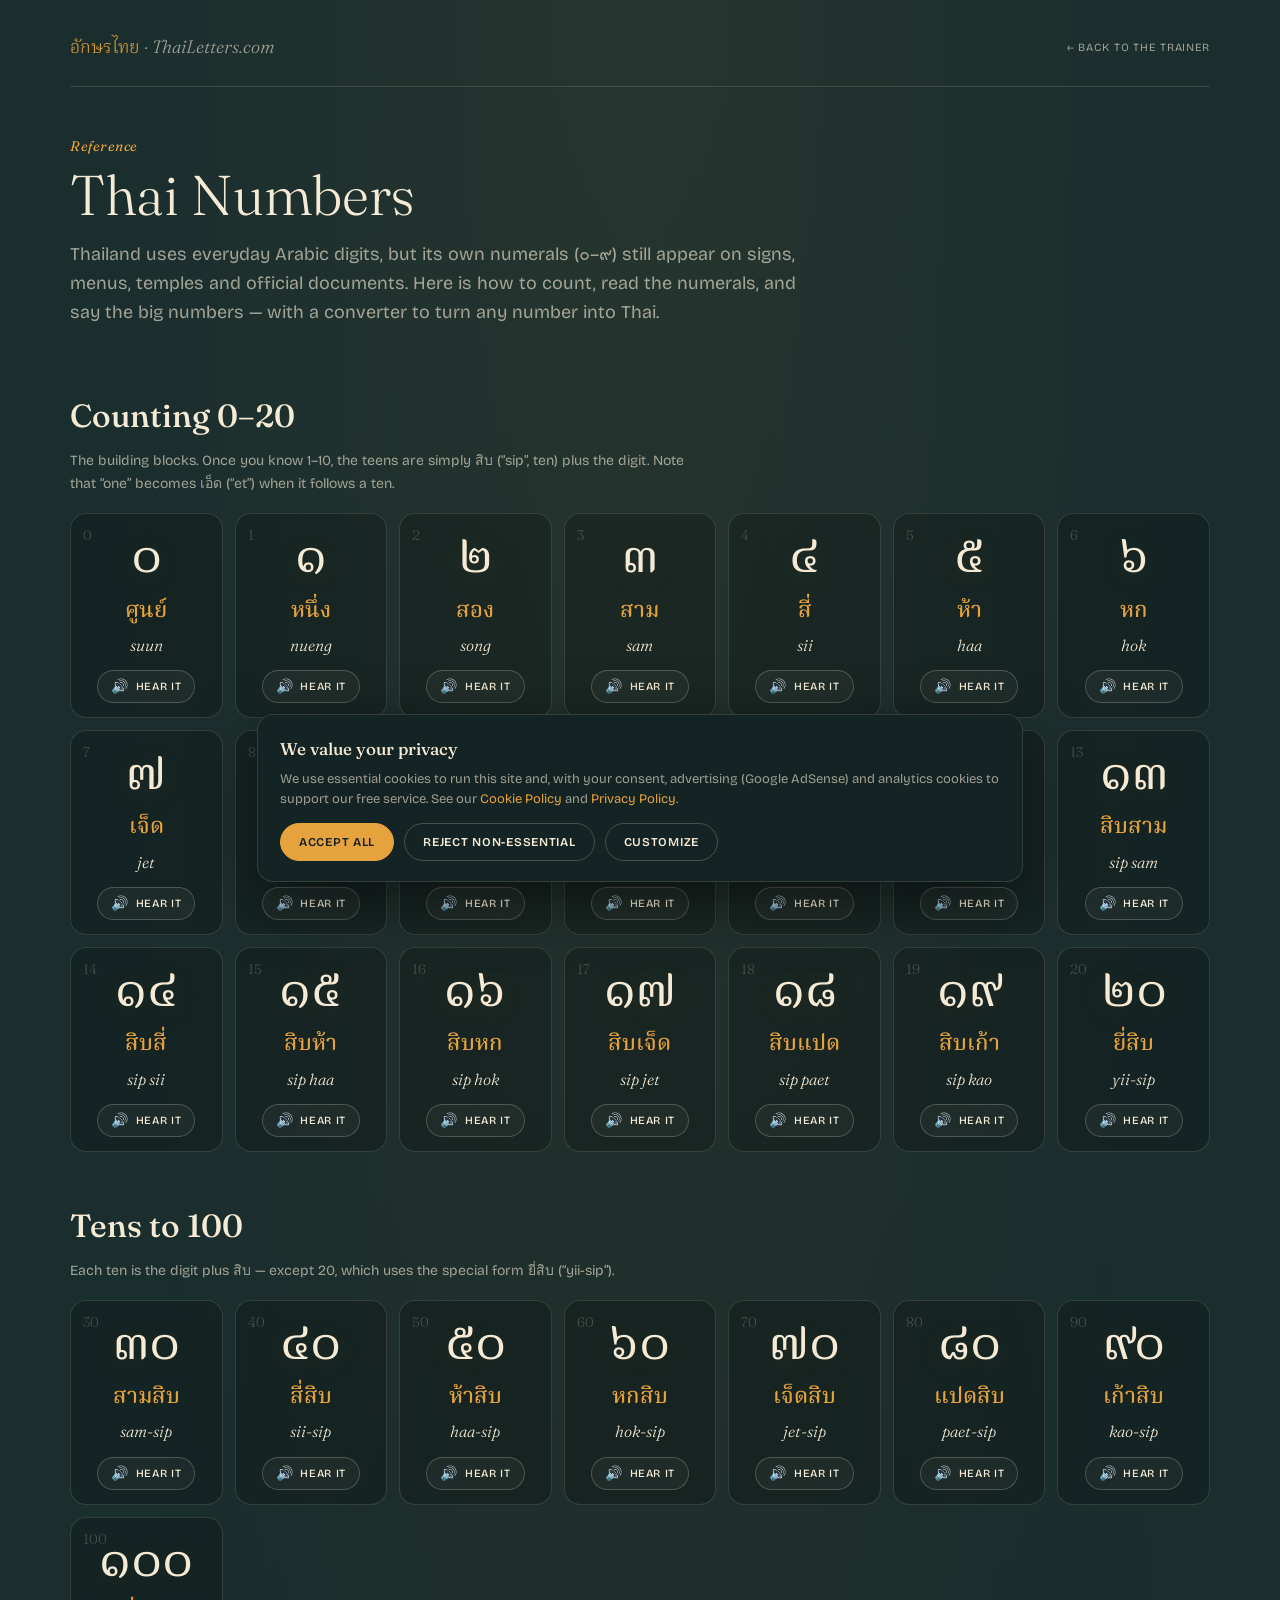
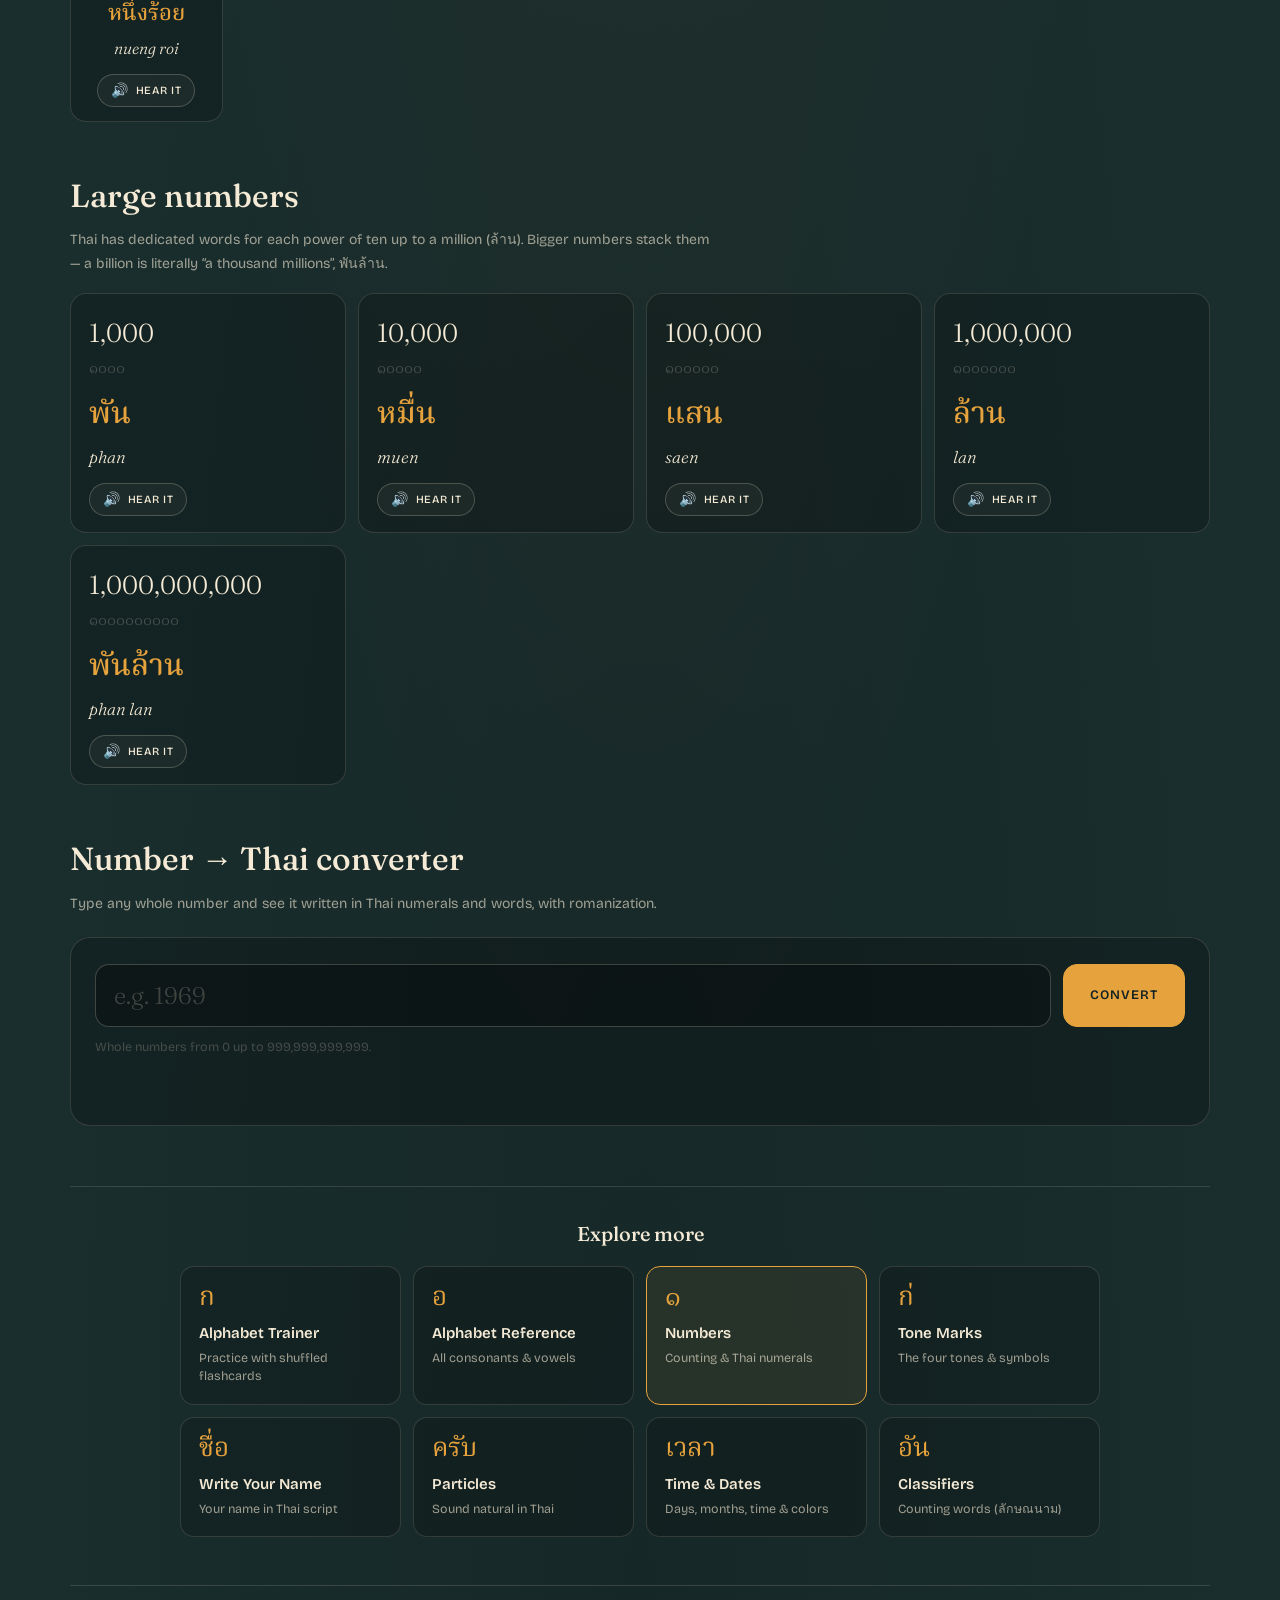
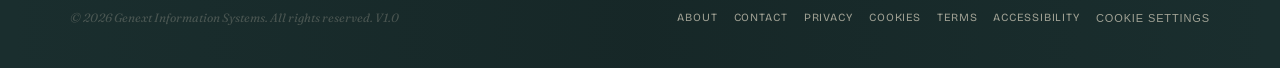
<file: numbers.html>
<!DOCTYPE html>
<html lang="en">
<head>
<script async src="https://pagead2.googlesyndication.com/pagead/js/adsbygoogle.js?client=ca-pub-2738929737632064"
     crossorigin="anonymous"></script>
<meta charset="UTF-8">
<meta name="viewport" content="width=device-width, initial-scale=1.0">
<title>Thai Numbers Reference — Numerals 0–100, Big Numbers &amp; Converter</title>
<meta name="description" content="Learn Thai numbers: the numerals ๐–๙, counting 0–20, tens to 100, and big numbers like พัน, หมื่น, แสน, ล้าน — with romanization, audio and a number-to-Thai converter.">
<link rel="canonical" href="https://thailetters.com/numbers.html">
<meta name="robots" content="index, follow, max-image-preview:large">
<meta name="author" content="Genext Information Systems">
<meta name="theme-color" content="#1a2e2e">
<meta property="og:type" content="website">
<meta property="og:site_name" content="ThaiLetters.com">
<meta property="og:title" content="Thai Numbers Reference — Numerals, Counting &amp; Converter">
<meta property="og:description" content="Thai numerals ๐–๙, counting 0–100, big numbers, and a handy number-to-Thai converter with audio.">
<meta property="og:url" content="https://thailetters.com/numbers.html">
<meta property="og:image" content="https://thailetters.com/og-image.png">
<meta property="og:image:width" content="1200">
<meta property="og:image:height" content="630">
<meta property="og:locale" content="en_US">
<meta name="twitter:card" content="summary_large_image">
<meta name="twitter:title" content="Thai Numbers Reference — Numerals, Counting &amp; Converter">
<meta name="twitter:description" content="Thai numerals, counting 0–100, big numbers and a number-to-Thai converter with audio.">
<meta name="twitter:image" content="https://thailetters.com/og-image.png">
<link rel="icon" href="favicon.svg" type="image/svg+xml">
<link rel="apple-touch-icon" href="apple-touch-icon.png">
<link rel="preconnect" href="https://fonts.googleapis.com">
<link rel="preconnect" href="https://fonts.gstatic.com" crossorigin>
<link href="https://fonts.googleapis.com/css2?family=Noto+Serif+Thai:wght@400;500;700&family=Fraunces:ital,opsz,wght@0,9..144,300;0,9..144,500;1,9..144,400&family=Bricolage+Grotesque:wght@400;500;600&display=swap" rel="stylesheet">
<link rel="stylesheet" href="site.css">
<script type="application/ld+json">
{
  "@context": "https://schema.org",
  "@graph": [
    {
      "@type": "WebPage",
      "@id": "https://thailetters.com/numbers.html#webpage",
      "url": "https://thailetters.com/numbers.html",
      "name": "Thai Numbers Reference",
      "inLanguage": "en",
      "isPartOf": { "@type": "WebSite", "@id": "https://thailetters.com/#website", "name": "ThaiLetters.com" },
      "publisher": { "@type": "Organization", "name": "Genext Information Systems", "url": "https://thailetters.com/" }
    },
    {
      "@type": "BreadcrumbList",
      "itemListElement": [
        { "@type": "ListItem", "position": 1, "name": "Home", "item": "https://thailetters.com/" },
        { "@type": "ListItem", "position": 2, "name": "Numbers", "item": "https://thailetters.com/numbers.html" }
      ]
    }
  ]
}
</script>
<style>
  .ref-wrap { max-width: 1140px; margin: 0 auto; padding: 32px 24px 40px; }
  .ref-top {
    display: flex; align-items: center; justify-content: space-between;
    gap: 16px; flex-wrap: wrap; padding-bottom: 22px; margin-bottom: 8px;
    border-bottom: 1px solid var(--line);
  }
  .ref-top .brand { font-family: 'Fraunces', serif; font-style: italic; font-weight: 300; font-size: 18px; color: var(--ink-dim); text-decoration: none; }
  .ref-top .brand .thai-label { font-family: var(--thai-font); font-style: normal; color: var(--accent); }
  .ref-top .back { font-size: 11px; letter-spacing: 0.08em; text-transform: uppercase; color: var(--ink-dim); text-decoration: none; transition: color 0.2s ease; }
  .ref-top .back:hover { color: var(--accent); }

  .ref-hero { padding: 40px 0 16px; max-width: 760px; }
  .ref-hero .eyebrow { font-family: 'Fraunces', serif; font-style: italic; font-size: 14px; color: var(--accent); margin-bottom: 8px; }
  .ref-hero h1 { font-family: 'Fraunces', serif; font-weight: 300; font-size: clamp(34px, 5.5vw, 56px); line-height: 1.04; margin: 0 0 16px; color: var(--ink); }
  .ref-hero p { font-size: 18px; color: var(--ink-dim); line-height: 1.6; margin: 0; }

  .sec-head { margin: 48px 0 6px; }
  .sec-head h2 { font-family: 'Fraunces', serif; font-weight: 500; font-size: clamp(24px, 3.4vw, 32px); color: var(--ink); margin: 0; }
  .sec-head p { font-size: 14px; color: var(--ink-dim); margin: 6px 0 0; max-width: 640px; }

  /* number cards */
  .num-grid { display: grid; grid-template-columns: repeat(auto-fill, minmax(150px, 1fr)); gap: 12px; margin-top: 18px; }
  .num-card {
    position: relative; display: flex; flex-direction: column; align-items: center; text-align: center;
    background: rgba(0,0,0,0.22); border: 1px solid var(--line); border-radius: 16px; padding: 16px 12px 14px;
    transition: transform 0.18s ease, border-color 0.18s ease, background 0.18s ease;
  }
  .num-card:hover { transform: translateY(-3px); border-color: var(--accent); background: rgba(0,0,0,0.3); }
  .nc-arabic {
    position: absolute; top: 10px; left: 12px;
    font-family: 'Fraunces', serif; font-weight: 300; font-size: 14px; color: var(--ink-faint);
  }
  .nc-thainum { font-family: var(--thai-font); font-size: 52px; line-height: 1.1; color: var(--ink); text-shadow: 0 4px 30px rgba(230,162,60,0.12); }
  .nc-word { font-family: var(--thai-font); font-size: 22px; color: var(--accent); font-weight: 500; margin-top: 6px; }
  .nc-roman { font-family: 'Fraunces', serif; font-style: italic; font-weight: 300; font-size: 16px; color: var(--ink); margin-top: 2px; }
  .nc-eng { font-family: 'Bricolage Grotesque', sans-serif; font-size: 10px; letter-spacing: 0.12em; text-transform: uppercase; color: var(--ink-dim); margin-top: 6px; }

  .big-grid { display: grid; grid-template-columns: repeat(auto-fill, minmax(220px, 1fr)); gap: 12px; margin-top: 18px; }
  .big-card {
    display: flex; flex-direction: column; align-items: flex-start;
    background: rgba(0,0,0,0.22); border: 1px solid var(--line); border-radius: 16px; padding: 18px 18px 16px;
    transition: transform 0.18s ease, border-color 0.18s ease, background 0.18s ease;
  }
  .big-card:hover { transform: translateY(-3px); border-color: var(--accent); background: rgba(0,0,0,0.3); }
  .bc-value { font-family: 'Fraunces', serif; font-weight: 300; font-size: 26px; color: var(--ink); }
  .bc-thainum { font-family: var(--thai-font); font-size: 15px; color: var(--ink-faint); margin-top: 2px; }
  .bc-word { font-family: var(--thai-font); font-size: 30px; color: var(--accent); font-weight: 500; margin-top: 10px; }
  .bc-roman { font-family: 'Fraunces', serif; font-style: italic; font-weight: 300; font-size: 17px; color: var(--ink); margin-top: 2px; }

  /* speaker button (same as trainer) */
  .speak-btn {
    display: inline-flex; align-items: center; gap: 7px; margin-top: 12px; padding: 7px 13px; border-radius: 999px;
    border: 1px solid var(--ink-faint); background: rgba(244,234,213,0.04); color: var(--ink);
    font-family: 'Bricolage Grotesque', sans-serif; font-size: 11px; font-weight: 500; letter-spacing: 0.06em;
    text-transform: uppercase; cursor: pointer; transition: border-color 0.18s ease, background 0.18s ease, color 0.18s ease;
  }
  .speak-btn:hover { border-color: var(--accent); color: var(--accent); }
  .speak-btn:focus-visible { outline: 2px solid var(--accent); outline-offset: 2px; }
  .speak-btn .spk-icon { font-size: 14px; }
  .speak-btn.speaking { border-color: var(--accent); color: var(--accent); }
  .speak-btn.speaking .spk-icon { animation: spk-pulse 0.7s ease-in-out infinite; }
  @keyframes spk-pulse { 0%,100% { opacity: 1; } 50% { opacity: 0.35; } }

  /* converter */
  .converter {
    margin-top: 22px; background: rgba(0,0,0,0.24); border: 1px solid var(--line);
    border-radius: 20px; padding: 26px 24px;
  }
  .conv-row { display: flex; gap: 12px; flex-wrap: wrap; align-items: stretch; }
  .conv-input {
    flex: 1 1 260px; min-width: 0; box-sizing: border-box;
    padding: 16px 18px; background: rgba(0,0,0,0.3); border: 1px solid var(--ink-faint);
    border-radius: 14px; color: var(--ink); font-family: 'Fraunces', serif; font-size: 24px; font-weight: 300;
    transition: border-color 0.18s ease;
  }
  .conv-input::placeholder { color: var(--ink-faint); }
  .conv-input:focus { outline: none; border-color: var(--accent); }
  .conv-btn {
    flex: 0 0 auto; padding: 16px 26px; border-radius: 14px; border: 1px solid var(--accent);
    background: var(--accent); color: var(--bg-deeper); font-family: 'Bricolage Grotesque', sans-serif;
    font-size: 13px; font-weight: 600; letter-spacing: 0.08em; text-transform: uppercase; cursor: pointer;
    transition: filter 0.18s ease;
  }
  .conv-btn:hover { filter: brightness(1.08); }
  .conv-btn:focus-visible { outline: 2px solid var(--ink); outline-offset: 2px; }
  .conv-hint { font-size: 12.5px; color: var(--ink-faint); margin-top: 10px; font-family: 'Bricolage Grotesque', sans-serif; }
  .conv-result {
    margin-top: 20px; padding-top: 20px; border-top: 1px solid var(--line);
    opacity: 0; max-height: 0; overflow: hidden; transition: opacity 0.4s ease, max-height 0.4s ease;
  }
  .conv-result.shown { opacity: 1; max-height: 400px; }
  .conv-result.error .cr-word { color: #f08a7a; font-family: 'Fraunces', serif; font-style: italic; font-size: 18px; }
  .cr-num { font-family: var(--thai-font); font-size: clamp(40px, 8vw, 64px); color: var(--ink); line-height: 1.1; }
  .cr-word { font-family: var(--thai-font); font-size: clamp(26px, 4.5vw, 38px); color: var(--accent); font-weight: 500; margin-top: 8px; word-break: break-word; }
  .cr-roman { font-family: 'Fraunces', serif; font-style: italic; font-weight: 300; font-size: 18px; color: var(--ink); margin-top: 4px; }

  .page-nav { margin: 60px 0 10px; padding-top: 30px; border-top: 1px solid var(--line); }
  .page-nav h2 { font-family: 'Fraunces', serif; font-weight: 500; font-size: 20px; color: var(--ink); margin: 0 0 16px; text-align: center; }
  .nav-grid { display: grid; grid-template-columns: repeat(auto-fit, minmax(180px, 1fr)); gap: 12px; max-width: 920px; margin: 0 auto; }
  .nav-card { display: flex; flex-direction: column; gap: 4px; padding: 18px; border-radius: 14px; background: rgba(0,0,0,0.2); border: 1px solid var(--line); text-decoration: none; transition: transform 0.18s ease, border-color 0.18s ease, background 0.18s ease; }
  .nav-card:hover { transform: translateY(-3px); border-color: var(--accent); background: rgba(0,0,0,0.3); }
  .nav-card .nc-th { font-family: var(--thai-font); font-size: 26px; color: var(--accent); line-height: 1; }
  .nav-card .nc-title { font-family: 'Bricolage Grotesque', sans-serif; font-weight: 600; font-size: 15px; color: var(--ink); margin-top: 6px; }
  .nav-card .nc-desc { font-size: 12.5px; color: var(--ink-dim); line-height: 1.45; }
  .nav-card[aria-current="page"] { border-color: var(--accent); background: rgba(230,162,60,0.08); }

  @media (max-width: 600px) {
    .num-grid { grid-template-columns: repeat(auto-fill, minmax(120px, 1fr)); gap: 10px; }
    .nc-thainum { font-size: 44px; }
  }
  @media (prefers-reduced-motion: reduce) {
    .num-card, .big-card, .nav-card, .speak-btn { transition: none; }
    .conv-result { transition: none; }
    .speak-btn.speaking .spk-icon { animation: none; }
  }
</style>
</head>
<body class="doc">
<a class="skip-link" href="#main">Skip to main content</a>
<div class="ref-wrap">

  <header class="ref-top">
    <a class="brand" href="index.html"><span class="thai-label">อักษรไทย</span> · ThaiLetters.com</a>
    <a class="back" href="index.html">&larr; Back to the trainer</a>
  </header>

  <main id="main">
    <section class="ref-hero">
      <div class="eyebrow">Reference</div>
      <h1>Thai Numbers</h1>
      <p>Thailand uses everyday Arabic digits, but its own numerals (๐–๙) still appear on signs, menus, temples and official documents. Here is how to count, read the numerals, and say the big numbers — with a converter to turn any number into Thai.</p>
    </section>

    <section aria-labelledby="count-head">
      <div class="sec-head">
        <h2 id="count-head">Counting 0–20</h2>
        <p>The building blocks. Once you know 1–10, the teens are simply สิบ (“sip”, ten) plus the digit. Note that “one” becomes เอ็ด (“et”) when it follows a ten.</p>
      </div>
      <div class="num-grid" id="grid0to20"></div>
    </section>

    <section aria-labelledby="tens-head">
      <div class="sec-head">
        <h2 id="tens-head">Tens to 100</h2>
        <p>Each ten is the digit plus สิบ — except 20, which uses the special form ยี่สิบ (“yii-sip”).</p>
      </div>
      <div class="num-grid" id="gridTens"></div>
    </section>

    <section aria-labelledby="big-head">
      <div class="sec-head">
        <h2 id="big-head">Large numbers</h2>
        <p>Thai has dedicated words for each power of ten up to a million (ล้าน). Bigger numbers stack them — a billion is literally “a thousand millions”, พันล้าน.</p>
      </div>
      <div class="big-grid" id="gridBig"></div>
    </section>

    <section aria-labelledby="conv-head">
      <div class="sec-head">
        <h2 id="conv-head">Number → Thai converter</h2>
        <p>Type any whole number and see it written in Thai numerals and words, with romanization.</p>
      </div>
      <div class="converter">
        <div class="conv-row">
          <input class="conv-input" id="convInput" type="text" inputmode="numeric" placeholder="e.g. 1969" aria-label="Enter a whole number to convert to Thai" autocomplete="off">
          <button class="conv-btn" id="convBtn" type="button">Convert</button>
        </div>
        <div class="conv-hint">Whole numbers from 0 up to 999,999,999,999.</div>
        <div class="conv-result" id="convResult" aria-live="polite">
          <div class="cr-num" id="crNum" lang="th"></div>
          <div class="cr-word" id="crWord" lang="th"></div>
          <div class="cr-roman" id="crRoman"></div>
          <button class="speak-btn" id="crSpeak" type="button" data-thai="" data-translit="" aria-label="Hear the number pronounced">
            <span class="spk-icon" aria-hidden="true">&#128266;</span> Hear it
          </button>
        </div>
      </div>
    </section>

    <nav class="page-nav" aria-label="Explore more references">
      <h2>Explore more</h2>
      <div class="nav-grid">
        <a class="nav-card" href="index.html"><span class="nc-th">ก</span><span class="nc-title">Alphabet Trainer</span><span class="nc-desc">Practice with shuffled flashcards</span></a>
        <a class="nav-card" href="alphabet.html"><span class="nc-th">อ</span><span class="nc-title">Alphabet Reference</span><span class="nc-desc">All consonants &amp; vowels</span></a>
        <a class="nav-card" href="numbers.html" aria-current="page"><span class="nc-th">๑</span><span class="nc-title">Numbers</span><span class="nc-desc">Counting &amp; Thai numerals</span></a>
        <a class="nav-card" href="tone-marks.html"><span class="nc-th">ก่</span><span class="nc-title">Tone Marks</span><span class="nc-desc">The four tones &amp; symbols</span></a>
        <a class="nav-card" href="write-thai.html"><span class="nc-th">ชื่อ</span><span class="nc-title">Write Your Name</span><span class="nc-desc">Your name in Thai script</span></a>
        <a class="nav-card" href="particles.html"><span class="nc-th">ครับ</span><span class="nc-title">Particles</span><span class="nc-desc">Sound natural in Thai</span></a>
        <a class="nav-card" href="time-dates-colors.html"><span class="nc-th">เวลา</span><span class="nc-title">Time &amp; Dates</span><span class="nc-desc">Days, months, time &amp; colors</span></a>
        <a class="nav-card" href="classifiers.html"><span class="nc-th">อัน</span><span class="nc-title">Classifiers</span><span class="nc-desc">Counting words (ลักษณนาม)</span></a>
      </div>
    </nav>
  </main>

  <footer class="doc-foot">
    <div class="sf-copy">&copy; 2026 Genext Information Systems. All rights reserved. V1.0</div>
    <nav aria-label="Site and legal links">
      <a href="about.html">About</a>
      <a href="contact.html">Contact</a>
      <a href="privacy.html">Privacy</a>
      <a href="cookie-policy.html">Cookies</a>
      <a href="terms.html">Terms</a>
      <a href="accessibility.html">Accessibility</a>
      <button type="button" class="sf-link-btn" data-cookie-settings>Cookie settings</button>
    </nav>
  </footer>
</div>

<script>
// ---- THAI NUMBER ENGINE ----
const thaiDigits  = ['๐','๑','๒','๓','๔','๕','๖','๗','๘','๙'];
const digitsWord  = ['ศูนย์','หนึ่ง','สอง','สาม','สี่','ห้า','หก','เจ็ด','แปด','เก้า'];
const digitsRoman = ['suun','nueng','song','sam','sii','haa','hok','jet','paet','kao'];
const placesWord  = ['','สิบ','ร้อย','พัน','หมื่น','แสน'];
const placesRoman = ['','sip','roi','phan','muen','saen'];

function toThaiNumerals(intStr) {
  return intStr.replace(/[0-9]/g, d => thaiDigits[+d]);
}

// read a group of up to 6 digits → { thai, roman }
function readGroup(numStr, hasHigher) {
  const len = numStr.length;
  let thai = '', roman = [];
  for (let i = 0; i < len; i++) {
    const d = +numStr[i];
    const pos = len - 1 - i;
    if (d === 0) continue;
    if (pos === 0) {
      const higherNonzero = hasHigher || /[1-9]/.test(numStr.slice(0, i));
      if (d === 1 && higherNonzero) { thai += 'เอ็ด'; roman.push('et'); }
      else { thai += digitsWord[d]; roman.push(digitsRoman[d]); }
    } else if (pos === 1) {
      if (d === 1)      { thai += 'สิบ';   roman.push('sip'); }
      else if (d === 2) { thai += 'ยี่สิบ'; roman.push('yii-sip'); }
      else              { thai += digitsWord[d] + 'สิบ'; roman.push(digitsRoman[d] + '-sip'); }
    } else {
      thai += digitsWord[d] + placesWord[pos];
      roman.push(digitsRoman[d] + ' ' + placesRoman[pos]);
    }
  }
  return { thai, roman: roman.join(' ') };
}

function readThaiNumber(n) {
  if (n === 0) return { thai: 'ศูนย์', roman: 'suun' };
  const groups = [];
  let x = n;
  while (x > 0) { groups.unshift(x % 1000000); x = Math.floor(x / 1000000); }
  let thai = '', roman = [], higherSeen = false;
  for (let i = 0; i < groups.length; i++) {
    const g = groups[i];
    const remaining = groups.length - 1 - i;
    if (g !== 0) {
      const part = readGroup(String(g), higherSeen);
      thai += part.thai;
      roman.push(part.roman);
      higherSeen = true;
    }
    if (remaining > 0 && (g !== 0 || higherSeen)) {
      thai += 'ล้าน';
      roman.push('lan');
    }
  }
  return { thai, roman: roman.join(' ').replace(/\s+/g, ' ').trim() };
}

// ---- BUILD CARDS ----
function speakBtn(thai, roman) {
  return '<button class="speak-btn" type="button" data-thai="' + thai + '" data-translit="' + roman +
    '" aria-label="Hear ' + roman + ' pronounced"><span class="spk-icon" aria-hidden="true">&#128266;</span> Hear it</button>';
}

function numCard(n) {
  const r = readThaiNumber(n);
  return '<article class="num-card">' +
    '<span class="nc-arabic">' + n + '</span>' +
    '<div class="nc-thainum" lang="th">' + toThaiNumerals(String(n)) + '</div>' +
    '<div class="nc-word" lang="th">' + r.thai + '</div>' +
    '<div class="nc-roman">' + r.roman + '</div>' +
    speakBtn(r.thai, r.roman) +
  '</article>';
}

let g1 = '';
for (let i = 0; i <= 20; i++) g1 += numCard(i);
document.getElementById('grid0to20').innerHTML = g1;

let g2 = '';
[30,40,50,60,70,80,90,100].forEach(n => g2 += numCard(n));
document.getElementById('gridTens').innerHTML = g2;

const bigNumbers = [
  { value: '1,000',             n: 1000,          word: 'พัน',      roman: 'phan' },
  { value: '10,000',            n: 10000,         word: 'หมื่น',    roman: 'muen' },
  { value: '100,000',           n: 100000,        word: 'แสน',      roman: 'saen' },
  { value: '1,000,000',         n: 1000000,       word: 'ล้าน',     roman: 'lan' },
  { value: '1,000,000,000',     n: 1000000000,    word: 'พันล้าน',  roman: 'phan lan' },
];
document.getElementById('gridBig').innerHTML = bigNumbers.map(b =>
  '<article class="big-card">' +
    '<div class="bc-value">' + b.value + '</div>' +
    '<div class="bc-thainum" lang="th">' + toThaiNumerals(String(b.n)) + '</div>' +
    '<div class="bc-word" lang="th">' + b.word + '</div>' +
    '<div class="bc-roman">' + b.roman + '</div>' +
    speakBtn(b.word, b.roman) +
  '</article>'
).join('');

// ---- CONVERTER ----
const convInput = document.getElementById('convInput');
const convResult = document.getElementById('convResult');
const crNum = document.getElementById('crNum');
const crWord = document.getElementById('crWord');
const crRoman = document.getElementById('crRoman');
const crSpeak = document.getElementById('crSpeak');

function doConvert() {
  const raw = convInput.value.trim().replace(/[, ]/g, '');
  convResult.classList.remove('error');
  if (raw === '' || !/^\d+$/.test(raw)) {
    crNum.textContent = '';
    crWord.innerHTML = 'Please enter a whole number (digits only).';
    crRoman.textContent = '';
    crSpeak.style.display = 'none';
    convResult.classList.add('error', 'shown');
    return;
  }
  if (raw.length > 12) {
    crNum.textContent = '';
    crWord.innerHTML = 'That number is too large — try up to 999,999,999,999.';
    crRoman.textContent = '';
    crSpeak.style.display = 'none';
    convResult.classList.add('error', 'shown');
    return;
  }
  const n = parseInt(raw, 10);
  const r = readThaiNumber(n);
  crNum.textContent = toThaiNumerals(String(n));
  crWord.textContent = r.thai;
  crRoman.textContent = r.roman;
  crSpeak.dataset.thai = r.thai;
  crSpeak.dataset.translit = r.roman;
  crSpeak.style.display = '';
  convResult.classList.add('shown');
}

document.getElementById('convBtn').addEventListener('click', doConvert);
convInput.addEventListener('keydown', (e) => { if (e.key === 'Enter') doConvert(); });

// ---- TEXT TO SPEECH (same mechanism as the trainer) ----
const synth = ('speechSynthesis' in window) ? window.speechSynthesis : null;
let thaiVoice = null;
function pickThaiVoice() {
  if (!synth) return;
  const voices = synth.getVoices();
  thaiVoice = voices.find(v => v.lang && v.lang.toLowerCase().replace('_', '-').startsWith('th'))
           || voices.find(v => /thai/i.test(v.name)) || null;
}
if (synth) { pickThaiVoice(); synth.addEventListener('voiceschanged', pickThaiVoice); }

function speak(btn) {
  if (!synth) return;
  try { synth.cancel(); } catch (e) {}
  document.querySelectorAll('.speak-btn.speaking').forEach(b => b.classList.remove('speaking'));
  pickThaiVoice();
  let text, lang, voice;
  if (thaiVoice) { text = btn.dataset.thai; lang = 'th-TH'; voice = thaiVoice; }
  else           { text = btn.dataset.translit || btn.dataset.thai; lang = 'en-US'; voice = null; }
  const u = new SpeechSynthesisUtterance(text);
  u.lang = lang;
  if (voice) u.voice = voice;
  u.rate = 0.8; u.pitch = 1;
  u.onend = () => btn.classList.remove('speaking');
  u.onerror = () => btn.classList.remove('speaking');
  btn.classList.add('speaking');
  synth.speak(u);
}

document.body.addEventListener('click', (e) => {
  const btn = e.target.closest('.speak-btn');
  if (btn) speak(btn);
});
</script>
<script src="cookie-consent.js" defer></script>
</body>
</html>
</file>
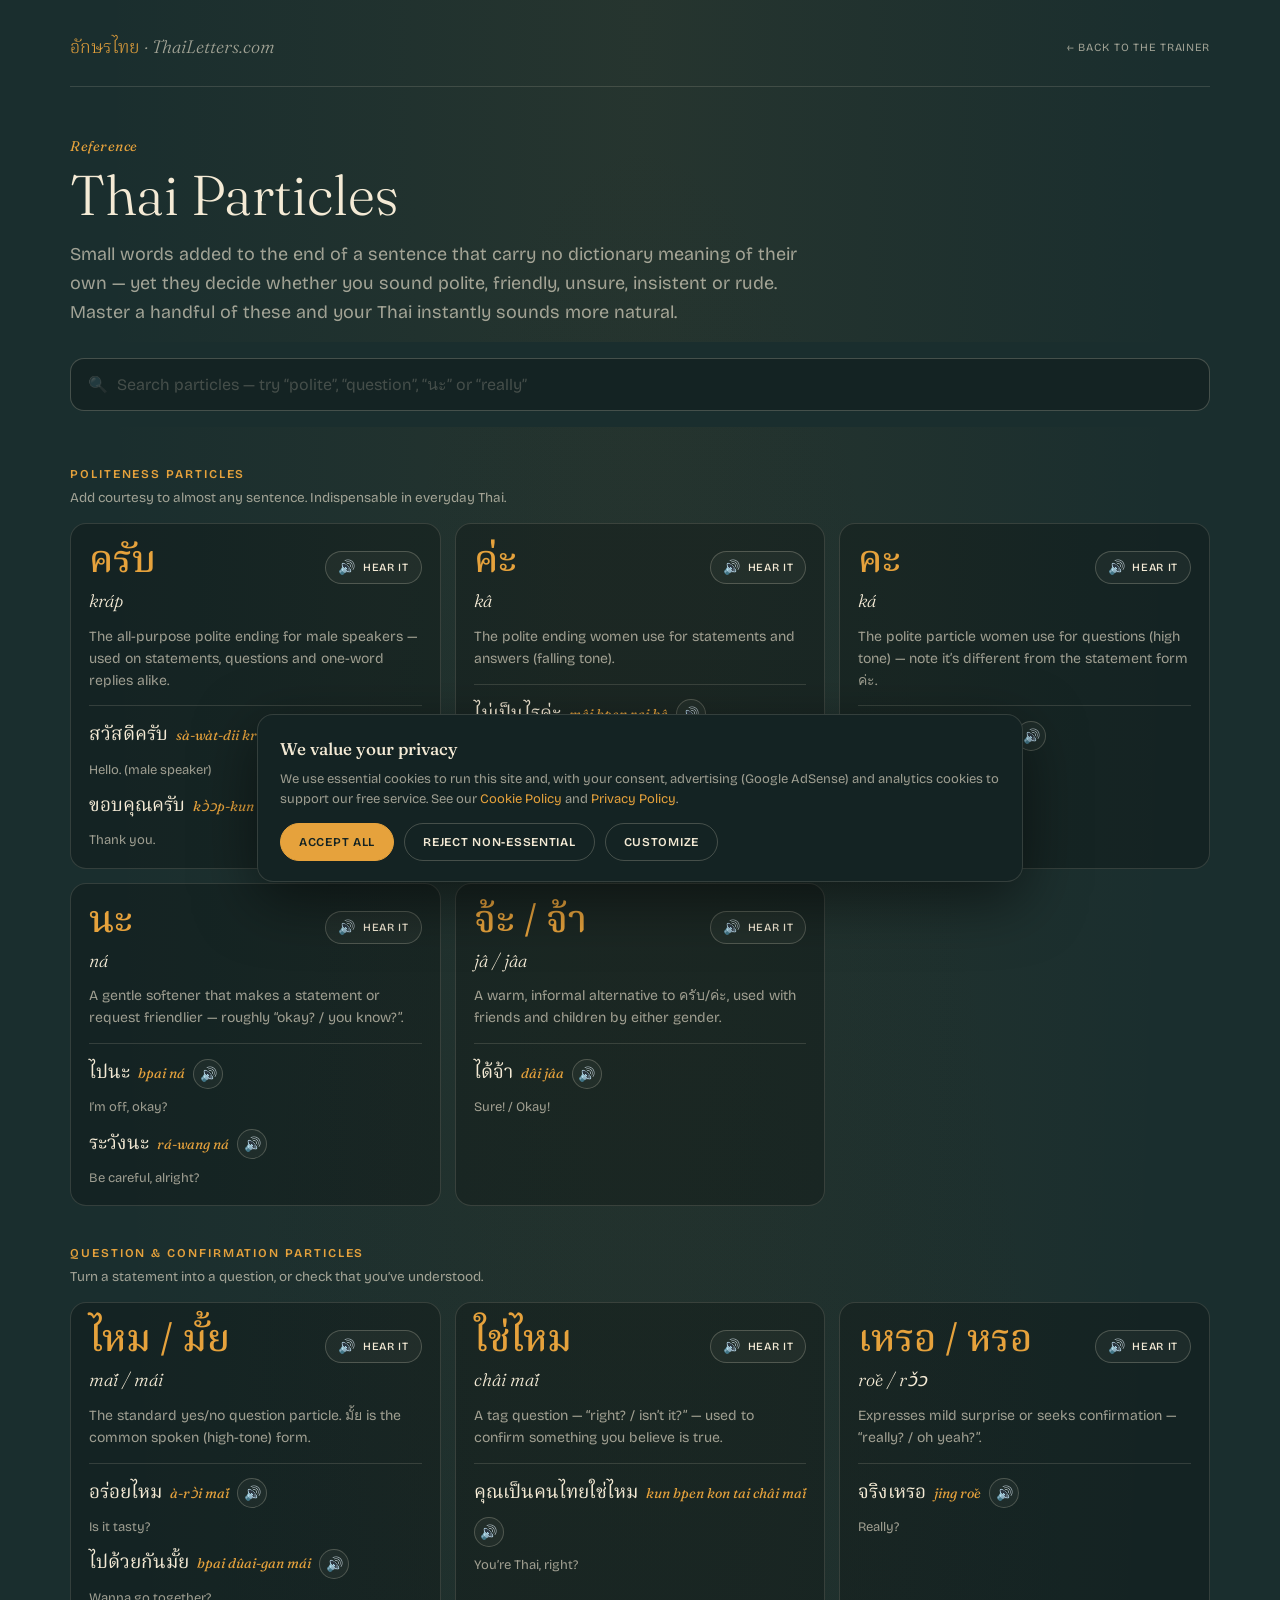
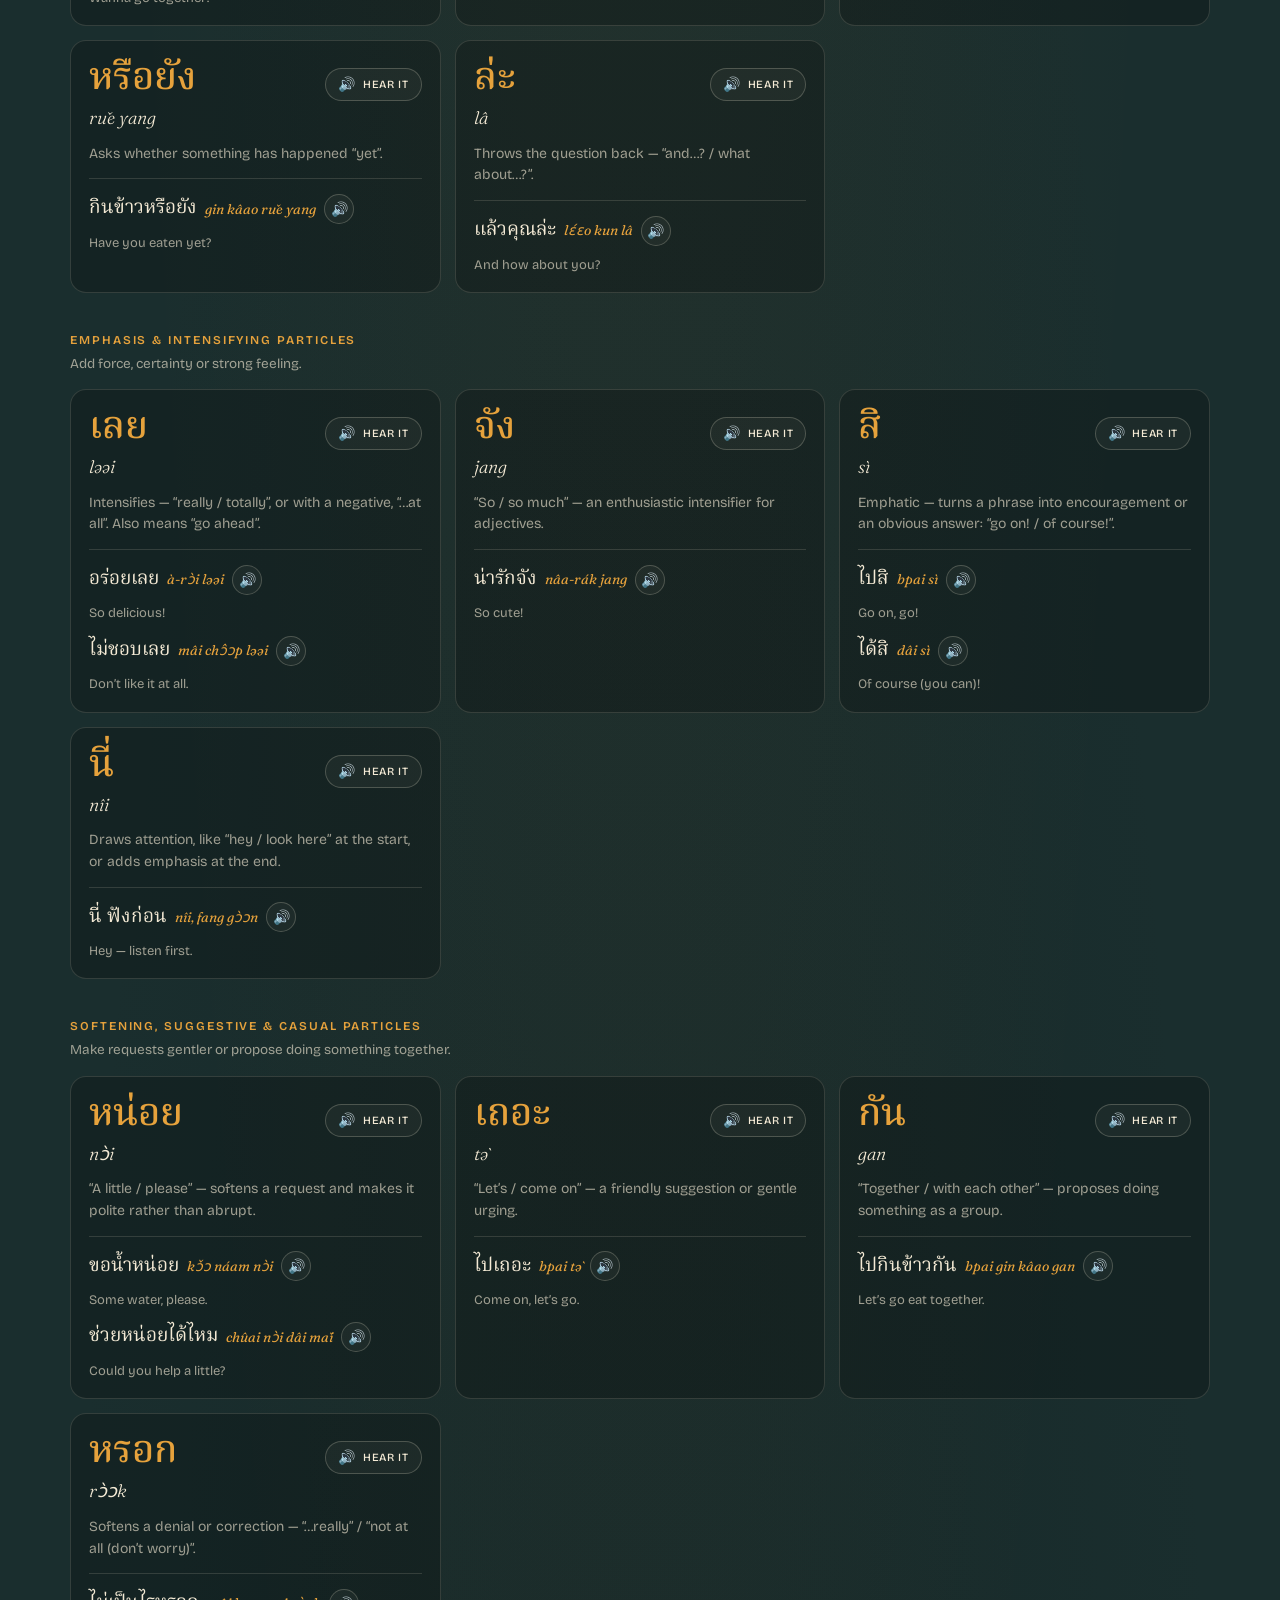
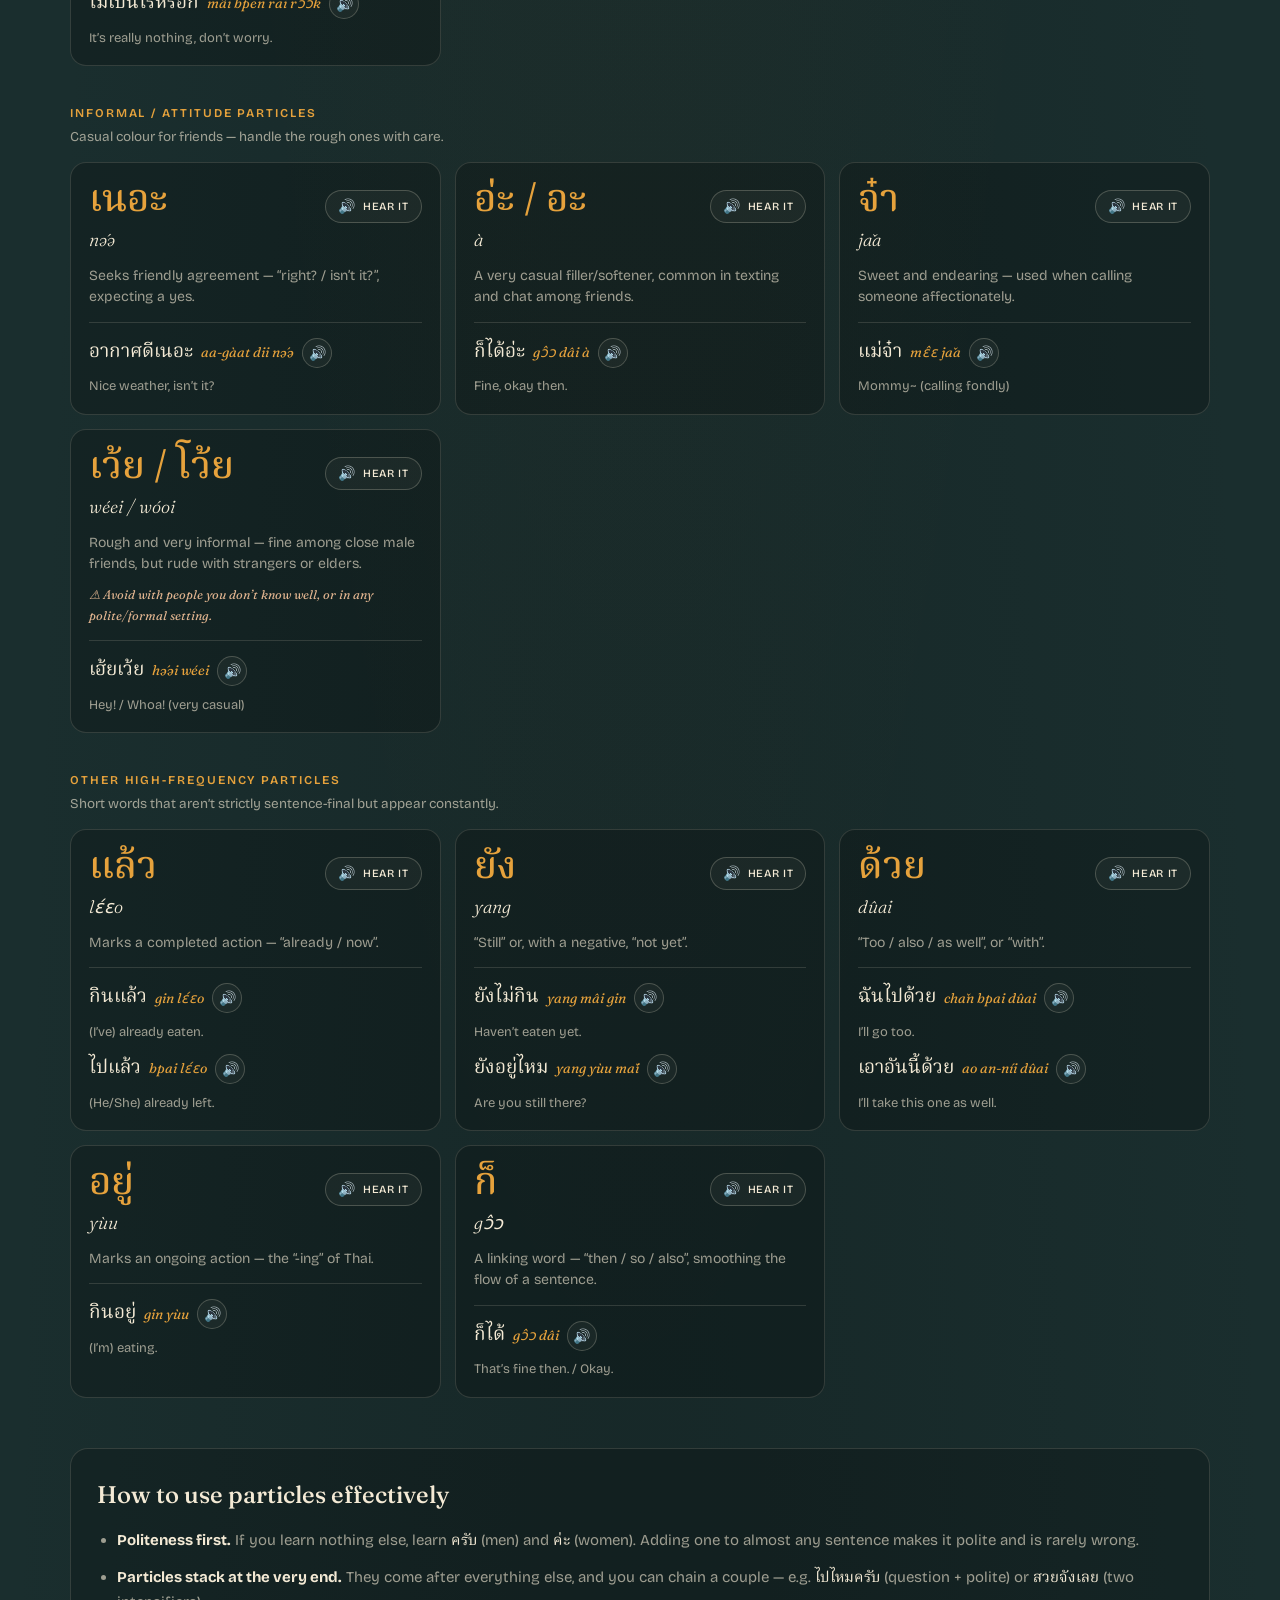
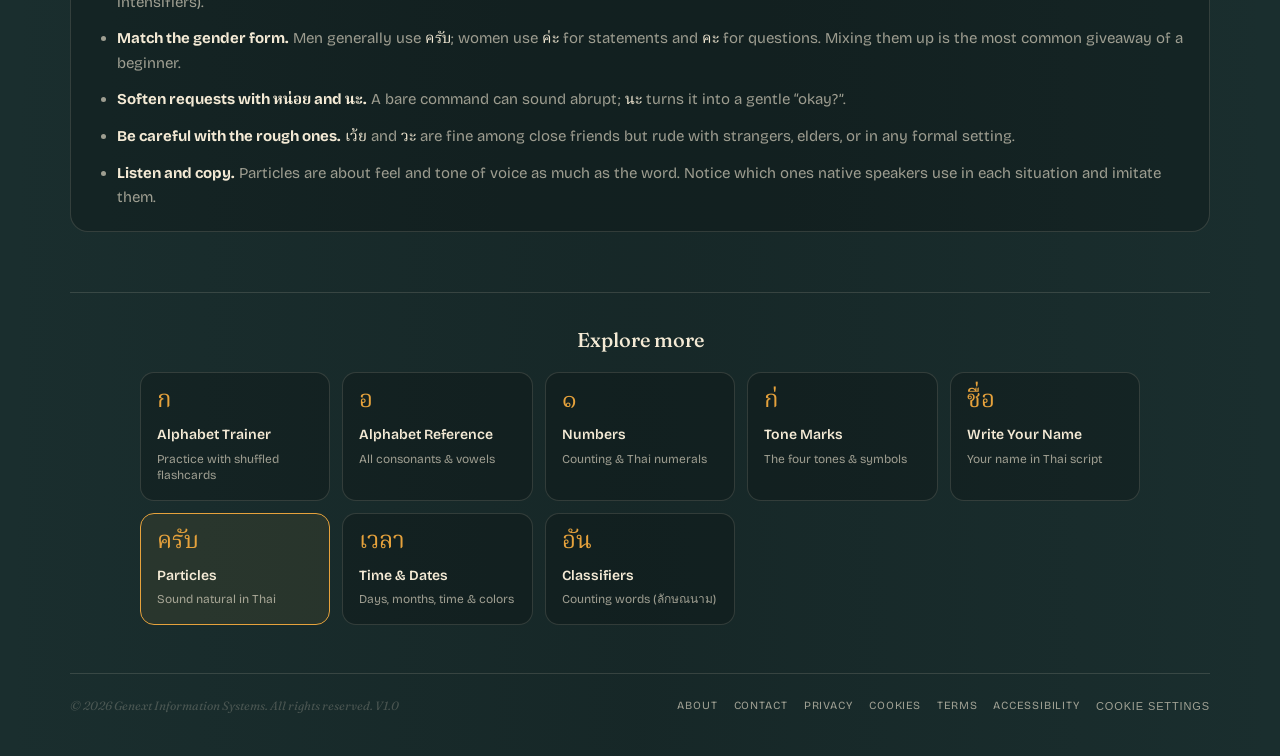
<file: particles.html>
<!DOCTYPE html>
<html lang="en">
<head>
<script async src="https://pagead2.googlesyndication.com/pagead/js/adsbygoogle.js?client=ca-pub-2738929737632064"
     crossorigin="anonymous"></script>
<meta charset="UTF-8">
<meta name="viewport" content="width=device-width, initial-scale=1.0">
<title>Thai Particles — Sound Natural in Thai (ครับ, ค่ะ, นะ &amp; more)</title>
<meta name="description" content="A clear reference to Thai sentence particles — politeness (ครับ, ค่ะ), questions (ไหม, เหรอ), emphasis (เลย, จัง), softeners (หน่อย, นะ) and more — with examples, romanization and audio.">
<link rel="canonical" href="https://thailetters.com/particles.html">
<meta name="robots" content="index, follow, max-image-preview:large">
<meta name="author" content="Genext Information Systems">
<meta name="theme-color" content="#1a2e2e">
<meta property="og:type" content="website">
<meta property="og:site_name" content="ThaiLetters.com">
<meta property="og:title" content="Thai Particles — Sound Natural in Thai">
<meta property="og:description" content="Politeness, question, emphasis and softening particles that make spoken Thai sound natural — with examples and audio.">
<meta property="og:url" content="https://thailetters.com/particles.html">
<meta property="og:image" content="https://thailetters.com/og-image.png">
<meta property="og:image:width" content="1200">
<meta property="og:image:height" content="630">
<meta property="og:locale" content="en_US">
<meta name="twitter:card" content="summary_large_image">
<meta name="twitter:title" content="Thai Particles — Sound Natural in Thai">
<meta name="twitter:description" content="The little words that make spoken Thai sound natural — politeness, questions, emphasis and softeners, with audio.">
<meta name="twitter:image" content="https://thailetters.com/og-image.png">
<link rel="icon" href="favicon.svg" type="image/svg+xml">
<link rel="apple-touch-icon" href="apple-touch-icon.png">
<link rel="preconnect" href="https://fonts.googleapis.com">
<link rel="preconnect" href="https://fonts.gstatic.com" crossorigin>
<link href="https://fonts.googleapis.com/css2?family=Noto+Serif+Thai:wght@400;500;700&family=Fraunces:ital,opsz,wght@0,9..144,300;0,9..144,500;1,9..144,400&family=Bricolage+Grotesque:wght@400;500;600&display=swap" rel="stylesheet">
<link rel="stylesheet" href="site.css">
<script type="application/ld+json">
{
  "@context": "https://schema.org",
  "@graph": [
    {
      "@type": "WebPage",
      "@id": "https://thailetters.com/particles.html#webpage",
      "url": "https://thailetters.com/particles.html",
      "name": "Thai Particles",
      "inLanguage": "en",
      "isPartOf": { "@type": "WebSite", "@id": "https://thailetters.com/#website", "name": "ThaiLetters.com" },
      "publisher": { "@type": "Organization", "name": "Genext Information Systems", "url": "https://thailetters.com/" }
    },
    {
      "@type": "BreadcrumbList",
      "itemListElement": [
        { "@type": "ListItem", "position": 1, "name": "Home", "item": "https://thailetters.com/" },
        { "@type": "ListItem", "position": 2, "name": "Particles", "item": "https://thailetters.com/particles.html" }
      ]
    }
  ]
}
</script>
<style>
  .ref-wrap { max-width: 1140px; margin: 0 auto; padding: 32px 24px 40px; }
  .ref-top { display: flex; align-items: center; justify-content: space-between; gap: 16px; flex-wrap: wrap; padding-bottom: 22px; margin-bottom: 8px; border-bottom: 1px solid var(--line); }
  .ref-top .brand { font-family: 'Fraunces', serif; font-style: italic; font-weight: 300; font-size: 18px; color: var(--ink-dim); text-decoration: none; }
  .ref-top .brand .thai-label { font-family: var(--thai-font); font-style: normal; color: var(--accent); }
  .ref-top .back { font-size: 11px; letter-spacing: 0.08em; text-transform: uppercase; color: var(--ink-dim); text-decoration: none; transition: color 0.2s ease; }
  .ref-top .back:hover { color: var(--accent); }

  .ref-hero { padding: 40px 0 16px; max-width: 760px; }
  .ref-hero .eyebrow { font-family: 'Fraunces', serif; font-style: italic; font-size: 14px; color: var(--accent); margin-bottom: 8px; }
  .ref-hero h1 { font-family: 'Fraunces', serif; font-weight: 300; font-size: clamp(34px, 5.5vw, 56px); line-height: 1.04; margin: 0 0 16px; color: var(--ink); }
  .ref-hero p { font-size: 18px; color: var(--ink-dim); line-height: 1.6; margin: 0; }

  .toolbar { position: sticky; top: 0; z-index: 10; padding: 16px 0; margin-bottom: 4px; background-color: var(--bg); }
  .search-box { position: relative; }
  .search-box .ico { position: absolute; left: 18px; top: 50%; transform: translateY(-50%); color: var(--ink-faint); font-size: 16px; pointer-events: none; }
  #search { width: 100%; box-sizing: border-box; padding: 16px 48px 16px 46px; background: rgba(0,0,0,0.22); border: 1px solid var(--ink-faint); border-radius: 14px; color: var(--ink); font-family: 'Bricolage Grotesque', sans-serif; font-size: 16px; transition: border-color 0.18s ease, background 0.18s ease; }
  #search::placeholder { color: var(--ink-faint); }
  #search:focus { outline: none; border-color: var(--accent); background: rgba(0,0,0,0.32); }
  .clear-search { position: absolute; right: 12px; top: 50%; transform: translateY(-50%); background: none; border: none; color: var(--ink-faint); cursor: pointer; font-size: 20px; line-height: 1; padding: 6px; border-radius: 50%; display: none; }
  .clear-search:hover { color: var(--accent); }

  .sub-head { font-family: 'Bricolage Grotesque', sans-serif; font-weight: 600; font-size: 12px; letter-spacing: 0.16em; text-transform: uppercase; color: var(--accent); margin: 38px 0 2px; }
  .sub-desc { font-size: 13.5px; color: var(--ink-dim); margin: 0 0 6px; max-width: 680px; }

  .p-grid { display: grid; grid-template-columns: repeat(auto-fill, minmax(320px, 1fr)); gap: 14px; margin-top: 14px; }
  .p-card { display: flex; flex-direction: column; background: rgba(0,0,0,0.22); border: 1px solid var(--line); border-radius: 16px; padding: 18px 18px 16px; transition: transform 0.18s ease, border-color 0.18s ease, background 0.18s ease; }
  .p-card:hover { transform: translateY(-3px); border-color: var(--accent); background: rgba(0,0,0,0.3); }
  .pc-head { display: flex; align-items: baseline; justify-content: space-between; gap: 10px; }
  .pc-th { font-family: var(--thai-font); font-size: 38px; line-height: 1.1; color: var(--accent); font-weight: 500; }
  .pc-rm { font-family: 'Fraunces', serif; font-style: italic; font-weight: 300; font-size: 18px; color: var(--ink); margin-top: 2px; }
  .pc-fn { font-size: 14px; color: var(--ink-dim); line-height: 1.55; margin-top: 10px; }
  .pc-ex { list-style: none; margin: 14px 0 0; padding: 14px 0 0; border-top: 1px solid var(--line); display: flex; flex-direction: column; gap: 10px; }
  .pc-ex li { display: flex; align-items: center; flex-wrap: wrap; gap: 8px; }
  .pc-ex .ex-th { font-family: var(--thai-font); font-size: 19px; color: var(--ink); }
  .pc-ex .ex-rm { font-family: 'Fraunces', serif; font-style: italic; font-size: 14px; color: var(--accent); }
  .pc-ex .ex-en { font-family: 'Bricolage Grotesque', sans-serif; font-size: 13px; color: var(--ink-dim); width: 100%; }
  .warn-note { font-size: 12.5px; color: #e0b48f; margin-top: 10px; font-style: italic; font-family: 'Fraunces', serif; }

  /* speaker button (same mechanism as the trainer) */
  .speak-btn { display: inline-flex; align-items: center; gap: 7px; padding: 7px 12px; border-radius: 999px; border: 1px solid var(--ink-faint); background: rgba(244,234,213,0.04); color: var(--ink); font-family: 'Bricolage Grotesque', sans-serif; font-size: 11px; font-weight: 500; letter-spacing: 0.06em; text-transform: uppercase; cursor: pointer; transition: border-color 0.18s ease, background 0.18s ease, color 0.18s ease; flex: none; }
  .speak-btn:hover { border-color: var(--accent); color: var(--accent); }
  .speak-btn:focus-visible { outline: 2px solid var(--accent); outline-offset: 2px; }
  .speak-btn .spk-icon { font-size: 14px; }
  .speak-btn.speaking { border-color: var(--accent); color: var(--accent); }
  .speak-btn.speaking .spk-icon { animation: spk-pulse 0.7s ease-in-out infinite; }
  .mini-speak { display: inline-flex; align-items: center; justify-content: center; width: 30px; height: 30px; border-radius: 50%; border: 1px solid var(--ink-faint); background: rgba(244,234,213,0.04); color: var(--ink); cursor: pointer; font-size: 14px; flex: none; transition: border-color 0.18s ease, color 0.18s ease; }
  .mini-speak:hover { border-color: var(--accent); color: var(--accent); }
  .mini-speak:focus-visible { outline: 2px solid var(--accent); outline-offset: 2px; }
  .mini-speak.speaking { border-color: var(--accent); color: var(--accent); animation: spk-pulse 0.7s ease-in-out infinite; }
  @keyframes spk-pulse { 0%,100% { opacity: 1; } 50% { opacity: 0.35; } }

  .no-results { display: none; text-align: center; padding: 50px 20px; font-family: 'Fraunces', serif; font-style: italic; font-size: 18px; color: var(--ink-faint); }

  /* tips */
  .tips { margin-top: 50px; background: rgba(0,0,0,0.2); border: 1px solid var(--line); border-radius: 18px; padding: 26px 26px 10px; }
  .tips h2 { font-family: 'Fraunces', serif; font-weight: 500; font-size: 24px; color: var(--ink); margin: 0 0 6px; }
  .tips ul { margin: 14px 0 0; padding-left: 20px; }
  .tips li { color: var(--ink-dim); font-size: 15px; line-height: 1.6; margin-bottom: 12px; }
  .tips li strong { color: var(--ink); }
  .tips [lang="th"] { font-family: var(--thai-font); color: var(--ink); }

  .page-nav { margin: 60px 0 10px; padding-top: 30px; border-top: 1px solid var(--line); }
  .page-nav h2 { font-family: 'Fraunces', serif; font-weight: 500; font-size: 20px; color: var(--ink); margin: 0 0 16px; text-align: center; }
  .nav-grid { display: grid; grid-template-columns: repeat(auto-fit, minmax(170px, 1fr)); gap: 12px; max-width: 1000px; margin: 0 auto; }
  .nav-card { display: flex; flex-direction: column; gap: 4px; padding: 16px; border-radius: 14px; background: rgba(0,0,0,0.2); border: 1px solid var(--line); text-decoration: none; transition: transform 0.18s ease, border-color 0.18s ease, background 0.18s ease; }
  .nav-card:hover { transform: translateY(-3px); border-color: var(--accent); background: rgba(0,0,0,0.3); }
  .nav-card .nc-th { font-family: var(--thai-font); font-size: 24px; color: var(--accent); line-height: 1; }
  .nav-card .nc-title { font-family: 'Bricolage Grotesque', sans-serif; font-weight: 600; font-size: 14px; color: var(--ink); margin-top: 6px; }
  .nav-card .nc-desc { font-size: 12px; color: var(--ink-dim); line-height: 1.4; }
  .nav-card[aria-current="page"] { border-color: var(--accent); background: rgba(230,162,60,0.08); }

  @media (prefers-reduced-motion: reduce) { .p-card, .nav-card, .speak-btn, .mini-speak { transition: none; } .speak-btn.speaking .spk-icon, .mini-speak.speaking { animation: none; } }
</style>
</head>
<body class="doc">
<a class="skip-link" href="#main">Skip to main content</a>
<div class="ref-wrap">

  <header class="ref-top">
    <a class="brand" href="index.html"><span class="thai-label">อักษรไทย</span> · ThaiLetters.com</a>
    <a class="back" href="index.html">&larr; Back to the trainer</a>
  </header>

  <main id="main">
    <section class="ref-hero">
      <div class="eyebrow">Reference</div>
      <h1>Thai Particles</h1>
      <p>Small words added to the end of a sentence that carry no dictionary meaning of their own — yet they decide whether you sound polite, friendly, unsure, insistent or rude. Master a handful of these and your Thai instantly sounds more natural.</p>
    </section>

    <div class="toolbar">
      <div class="search-box">
        <span class="ico" aria-hidden="true">&#128269;</span>
        <input type="search" id="search" placeholder="Search particles — try “polite”, “question”, “นะ” or “really”" aria-label="Search Thai particles" autocomplete="off">
        <button class="clear-search" id="clearSearch" type="button" aria-label="Clear search">&times;</button>
      </div>
    </div>

    <div id="sections"></div>
    <p class="no-results" id="noResults">No particles match your search.</p>

    <section class="tips" aria-labelledby="tips-head">
      <h2 id="tips-head">How to use particles effectively</h2>
      <ul>
        <li><strong>Politeness first.</strong> If you learn nothing else, learn <span lang="th">ครับ</span> (men) and <span lang="th">ค่ะ</span> (women). Adding one to almost any sentence makes it polite and is rarely wrong.</li>
        <li><strong>Particles stack at the very end.</strong> They come after everything else, and you can chain a couple — e.g. <span lang="th">ไปไหมครับ</span> (question + polite) or <span lang="th">สวยจังเลย</span> (two intensifiers).</li>
        <li><strong>Match the gender form.</strong> Men generally use <span lang="th">ครับ</span>; women use <span lang="th">ค่ะ</span> for statements and <span lang="th">คะ</span> for questions. Mixing them up is the most common giveaway of a beginner.</li>
        <li><strong>Soften requests with <span lang="th">หน่อย</span> and <span lang="th">นะ</span>.</strong> A bare command can sound abrupt; <span lang="th">นะ</span> turns it into a gentle “okay?”.</li>
        <li><strong>Be careful with the rough ones.</strong> <span lang="th">เว้ย</span> and <span lang="th">วะ</span> are fine among close friends but rude with strangers, elders, or in any formal setting.</li>
        <li><strong>Listen and copy.</strong> Particles are about feel and tone of voice as much as the word. Notice which ones native speakers use in each situation and imitate them.</li>
      </ul>
    </section>

    <nav class="page-nav" aria-label="Explore more references">
      <h2>Explore more</h2>
      <div class="nav-grid" id="navGrid"></div>
    </nav>
  </main>

  <footer class="doc-foot">
    <div class="sf-copy">&copy; 2026 Genext Information Systems. All rights reserved. V1.0</div>
    <nav aria-label="Site and legal links">
      <a href="about.html">About</a>
      <a href="contact.html">Contact</a>
      <a href="privacy.html">Privacy</a>
      <a href="cookie-policy.html">Cookies</a>
      <a href="terms.html">Terms</a>
      <a href="accessibility.html">Accessibility</a>
      <button type="button" class="sf-link-btn" data-cookie-settings>Cookie settings</button>
    </nav>
  </footer>
</div>

<script>
// ---- shared bottom-nav (7 reference pages + trainer) ----
const NAV = [
  ['index.html','ก','Alphabet Trainer','Practice with shuffled flashcards'],
  ['alphabet.html','อ','Alphabet Reference','All consonants &amp; vowels'],
  ['numbers.html','๑','Numbers','Counting &amp; Thai numerals'],
  ['tone-marks.html','ก่','Tone Marks','The four tones &amp; symbols'],
  ['write-thai.html','ชื่อ','Write Your Name','Your name in Thai script'],
  ['particles.html','ครับ','Particles','Sound natural in Thai'],
  ['time-dates-colors.html','เวลา','Time &amp; Dates','Days, months, time &amp; colors'],
  ['classifiers.html','อัน','Classifiers','Counting words (ลักษณนาม)'],
];
const HERE = 'particles.html';
document.getElementById('navGrid').innerHTML = NAV.map(n =>
  '<a class="nav-card" href="' + n[0] + '"' + (n[0] === HERE ? ' aria-current="page"' : '') + '>' +
  '<span class="nc-th">' + n[1] + '</span><span class="nc-title">' + n[2] + '</span><span class="nc-desc">' + n[3] + '</span></a>'
).join('');

// ---- PARTICLE DATA ----
const groups = [
  { title: 'Politeness particles', desc: 'Add courtesy to almost any sentence. Indispensable in everyday Thai.', items: [
    { th:'ครับ', rm:'kráp', fn:'The all-purpose polite ending for male speakers — used on statements, questions and one-word replies alike.', ex:[
      {th:'สวัสดีครับ', rm:'sà-wàt-dii kráp', en:'Hello. (male speaker)'},
      {th:'ขอบคุณครับ', rm:'kɔ̀ɔp-kun kráp', en:'Thank you.'} ] },
    { th:'ค่ะ', rm:'kâ', fn:'The polite ending women use for statements and answers (falling tone).', ex:[
      {th:'ไม่เป็นไรค่ะ', rm:'mâi bpen rai kâ', en:'It’s no problem. (female speaker)'} ] },
    { th:'คะ', rm:'ká', fn:'The polite particle women use for questions (high tone) — note it’s different from the statement form ค่ะ.', ex:[
      {th:'ไปไหนคะ', rm:'bpai nǎi ká', en:'Where are you going?'} ] },
    { th:'นะ', rm:'ná', fn:'A gentle softener that makes a statement or request friendlier — roughly “okay? / you know?”.', ex:[
      {th:'ไปนะ', rm:'bpai ná', en:'I’m off, okay?'},
      {th:'ระวังนะ', rm:'rá-wang ná', en:'Be careful, alright?'} ] },
    { th:'จ้ะ / จ้า', rm:'jâ / jâa', fn:'A warm, informal alternative to ครับ/ค่ะ, used with friends and children by either gender.', ex:[
      {th:'ได้จ้า', rm:'dâi jâa', en:'Sure! / Okay!'} ] },
  ]},
  { title: 'Question & confirmation particles', desc: 'Turn a statement into a question, or check that you’ve understood.', items: [
    { th:'ไหม / มั้ย', rm:'mǎi / mái', fn:'The standard yes/no question particle. มั้ย is the common spoken (high-tone) form.', ex:[
      {th:'อร่อยไหม', rm:'à-rɔ̀i mǎi', en:'Is it tasty?'},
      {th:'ไปด้วยกันมั้ย', rm:'bpai dûai-gan mái', en:'Wanna go together?'} ] },
    { th:'ใช่ไหม', rm:'châi mǎi', fn:'A tag question — “right? / isn’t it?” — used to confirm something you believe is true.', ex:[
      {th:'คุณเป็นคนไทยใช่ไหม', rm:'kun bpen kon tai châi mǎi', en:'You’re Thai, right?'} ] },
    { th:'เหรอ / หรอ', rm:'rǒe / rɔ̌ɔ', fn:'Expresses mild surprise or seeks confirmation — “really? / oh yeah?”.', ex:[
      {th:'จริงเหรอ', rm:'jing rǒe', en:'Really?'} ] },
    { th:'หรือยัง', rm:'rǔe yang', fn:'Asks whether something has happened “yet”.', ex:[
      {th:'กินข้าวหรือยัง', rm:'gin kâao rǔe yang', en:'Have you eaten yet?'} ] },
    { th:'ล่ะ', rm:'lâ', fn:'Throws the question back — “and…? / what about…?”.', ex:[
      {th:'แล้วคุณล่ะ', rm:'lɛ́ɛo kun lâ', en:'And how about you?'} ] },
  ]},
  { title: 'Emphasis & intensifying particles', desc: 'Add force, certainty or strong feeling.', items: [
    { th:'เลย', rm:'ləəi', fn:'Intensifies — “really / totally”, or with a negative, “…at all”. Also means “go ahead”.', ex:[
      {th:'อร่อยเลย', rm:'à-rɔ̀i ləəi', en:'So delicious!'},
      {th:'ไม่ชอบเลย', rm:'mâi chɔ̂ɔp ləəi', en:'Don’t like it at all.'} ] },
    { th:'จัง', rm:'jang', fn:'“So / so much” — an enthusiastic intensifier for adjectives.', ex:[
      {th:'น่ารักจัง', rm:'nâa-rák jang', en:'So cute!'} ] },
    { th:'สิ', rm:'sì', fn:'Emphatic — turns a phrase into encouragement or an obvious answer: “go on! / of course!”.', ex:[
      {th:'ไปสิ', rm:'bpai sì', en:'Go on, go!'},
      {th:'ได้สิ', rm:'dâi sì', en:'Of course (you can)!'} ] },
    { th:'นี่', rm:'nîi', fn:'Draws attention, like “hey / look here” at the start, or adds emphasis at the end.', ex:[
      {th:'นี่ ฟังก่อน', rm:'nîi, fang gɔ̀ɔn', en:'Hey — listen first.'} ] },
  ]},
  { title: 'Softening, suggestive & casual particles', desc: 'Make requests gentler or propose doing something together.', items: [
    { th:'หน่อย', rm:'nɔ̀i', fn:'“A little / please” — softens a request and makes it polite rather than abrupt.', ex:[
      {th:'ขอน้ำหน่อย', rm:'kɔ̌ɔ náam nɔ̀i', en:'Some water, please.'},
      {th:'ช่วยหน่อยได้ไหม', rm:'chûai nɔ̀i dâi mǎi', en:'Could you help a little?'} ] },
    { th:'เถอะ', rm:'tə̀', fn:'“Let’s / come on” — a friendly suggestion or gentle urging.', ex:[
      {th:'ไปเถอะ', rm:'bpai tə̀', en:'Come on, let’s go.'} ] },
    { th:'กัน', rm:'gan', fn:'“Together / with each other” — proposes doing something as a group.', ex:[
      {th:'ไปกินข้าวกัน', rm:'bpai gin kâao gan', en:'Let’s go eat together.'} ] },
    { th:'หรอก', rm:'rɔ̀ɔk', fn:'Softens a denial or correction — “…really” / “not at all (don’t worry)”.', ex:[
      {th:'ไม่เป็นไรหรอก', rm:'mâi bpen rai rɔ̀ɔk', en:'It’s really nothing, don’t worry.'} ] },
  ]},
  { title: 'Informal / attitude particles', desc: 'Casual colour for friends — handle the rough ones with care.', items: [
    { th:'เนอะ', rm:'nə́ə', fn:'Seeks friendly agreement — “right? / isn’t it?”, expecting a yes.', ex:[
      {th:'อากาศดีเนอะ', rm:'aa-gàat dii nə́ə', en:'Nice weather, isn’t it?'} ] },
    { th:'อ่ะ / อะ', rm:'à', fn:'A very casual filler/softener, common in texting and chat among friends.', ex:[
      {th:'ก็ได้อ่ะ', rm:'gɔ̂ɔ dâi à', en:'Fine, okay then.'} ] },
    { th:'จ๋า', rm:'jǎa', fn:'Sweet and endearing — used when calling someone affectionately.', ex:[
      {th:'แม่จ๋า', rm:'mɛ̂ɛ jǎa', en:'Mommy~ (calling fondly)'} ] },
    { th:'เว้ย / โว้ย', rm:'wéei / wóoi', fn:'Rough and very informal — fine among close male friends, but rude with strangers or elders.', warn:'Avoid with people you don’t know well, or in any polite/formal setting.', ex:[
      {th:'เฮ้ยเว้ย', rm:'hə́əi wéei', en:'Hey! / Whoa! (very casual)'} ] },
  ]},
  { title: 'Other high-frequency particles', desc: 'Short words that aren’t strictly sentence-final but appear constantly.', items: [
    { th:'แล้ว', rm:'lɛ́ɛo', fn:'Marks a completed action — “already / now”.', ex:[
      {th:'กินแล้ว', rm:'gin lɛ́ɛo', en:'(I’ve) already eaten.'},
      {th:'ไปแล้ว', rm:'bpai lɛ́ɛo', en:'(He/She) already left.'} ] },
    { th:'ยัง', rm:'yang', fn:'“Still” or, with a negative, “not yet”.', ex:[
      {th:'ยังไม่กิน', rm:'yang mâi gin', en:'Haven’t eaten yet.'},
      {th:'ยังอยู่ไหม', rm:'yang yùu mǎi', en:'Are you still there?'} ] },
    { th:'ด้วย', rm:'dûai', fn:'“Too / also / as well”, or “with”.', ex:[
      {th:'ฉันไปด้วย', rm:'chǎn bpai dûai', en:'I’ll go too.'},
      {th:'เอาอันนี้ด้วย', rm:'ao an-níi dûai', en:'I’ll take this one as well.'} ] },
    { th:'อยู่', rm:'yùu', fn:'Marks an ongoing action — the “-ing” of Thai.', ex:[
      {th:'กินอยู่', rm:'gin yùu', en:'(I’m) eating.'} ] },
    { th:'ก็', rm:'gɔ̂ɔ', fn:'A linking word — “then / so / also”, smoothing the flow of a sentence.', ex:[
      {th:'ก็ได้', rm:'gɔ̂ɔ dâi', en:'That’s fine then. / Okay.'} ] },
  ]},
];

// ---- RENDER ----
function exHTML(ex) {
  return '<li><span class="ex-th" lang="th">' + ex.th + '</span> ' +
    '<span class="ex-rm">' + ex.rm + '</span> ' +
    '<button class="mini-speak" type="button" data-thai="' + ex.th + '" data-translit="' + ex.rm + '" aria-label="Hear this example">&#128266;</button>' +
    '<span class="ex-en">' + ex.en + '</span></li>';
}
function cardHTML(p) {
  const search = (p.th + ' ' + p.rm + ' ' + p.fn + ' ' + p.ex.map(e => e.th + ' ' + e.rm + ' ' + e.en).join(' ')).toLowerCase();
  return '<article class="p-card" data-search="' + search.replace(/"/g,'') + '">' +
    '<div class="pc-head"><span class="pc-th" lang="th">' + p.th + '</span>' +
      '<button class="speak-btn" type="button" data-thai="' + p.th + '" data-translit="' + p.rm + '" aria-label="Hear ' + p.rm + '"><span class="spk-icon" aria-hidden="true">&#128266;</span> Hear it</button></div>' +
    '<div class="pc-rm">' + p.rm + '</div>' +
    '<div class="pc-fn">' + p.fn + '</div>' +
    (p.warn ? '<div class="warn-note">⚠ ' + p.warn + '</div>' : '') +
    '<ul class="pc-ex">' + p.ex.map(exHTML).join('') + '</ul>' +
  '</article>';
}
document.getElementById('sections').innerHTML = groups.map((g, i) =>
  '<section class="group" data-group="' + i + '">' +
    '<h2 class="sub-head">' + g.title + '</h2>' +
    '<p class="sub-desc">' + g.desc + '</p>' +
    '<div class="p-grid">' + g.items.map(cardHTML).join('') + '</div>' +
  '</section>'
).join('');

// ---- SEARCH ----
const searchEl = document.getElementById('search');
const clearBtn = document.getElementById('clearSearch');
const noResults = document.getElementById('noResults');
function applyFilter() {
  const term = searchEl.value.trim().toLowerCase();
  clearBtn.style.display = term ? 'block' : 'none';
  let visible = 0;
  document.querySelectorAll('.group').forEach(group => {
    let groupVisible = 0;
    group.querySelectorAll('.p-card').forEach(card => {
      const show = !term || card.dataset.search.includes(term);
      card.style.display = show ? '' : 'none';
      if (show) { groupVisible++; visible++; }
    });
    group.style.display = groupVisible ? '' : 'none';
  });
  noResults.style.display = visible === 0 ? 'block' : 'none';
}
searchEl.addEventListener('input', applyFilter);
clearBtn.addEventListener('click', () => { searchEl.value = ''; applyFilter(); searchEl.focus(); });

// ---- TEXT TO SPEECH (same mechanism as the trainer) ----
const synth = ('speechSynthesis' in window) ? window.speechSynthesis : null;
let thaiVoice = null;
function pickThaiVoice() {
  if (!synth) return;
  const voices = synth.getVoices();
  thaiVoice = voices.find(v => v.lang && v.lang.toLowerCase().replace('_', '-').startsWith('th'))
           || voices.find(v => /thai/i.test(v.name)) || null;
}
if (synth) { pickThaiVoice(); synth.addEventListener('voiceschanged', pickThaiVoice); }
function speak(btn) {
  if (!synth) return;
  try { synth.cancel(); } catch (e) {}
  document.querySelectorAll('.speaking').forEach(b => b.classList.remove('speaking'));
  pickThaiVoice();
  let text, lang, voice;
  if (thaiVoice) { text = btn.dataset.thai; lang = 'th-TH'; voice = thaiVoice; }
  else           { text = btn.dataset.translit || btn.dataset.thai; lang = 'en-US'; voice = null; }
  const u = new SpeechSynthesisUtterance(text);
  u.lang = lang;
  if (voice) u.voice = voice;
  u.rate = 0.85; u.pitch = 1;
  u.onend = () => btn.classList.remove('speaking');
  u.onerror = () => btn.classList.remove('speaking');
  btn.classList.add('speaking');
  synth.speak(u);
}
document.body.addEventListener('click', (e) => {
  const btn = e.target.closest('.speak-btn, .mini-speak');
  if (btn) speak(btn);
});
</script>
<script src="cookie-consent.js" defer></script>
</body>
</html>
</file>
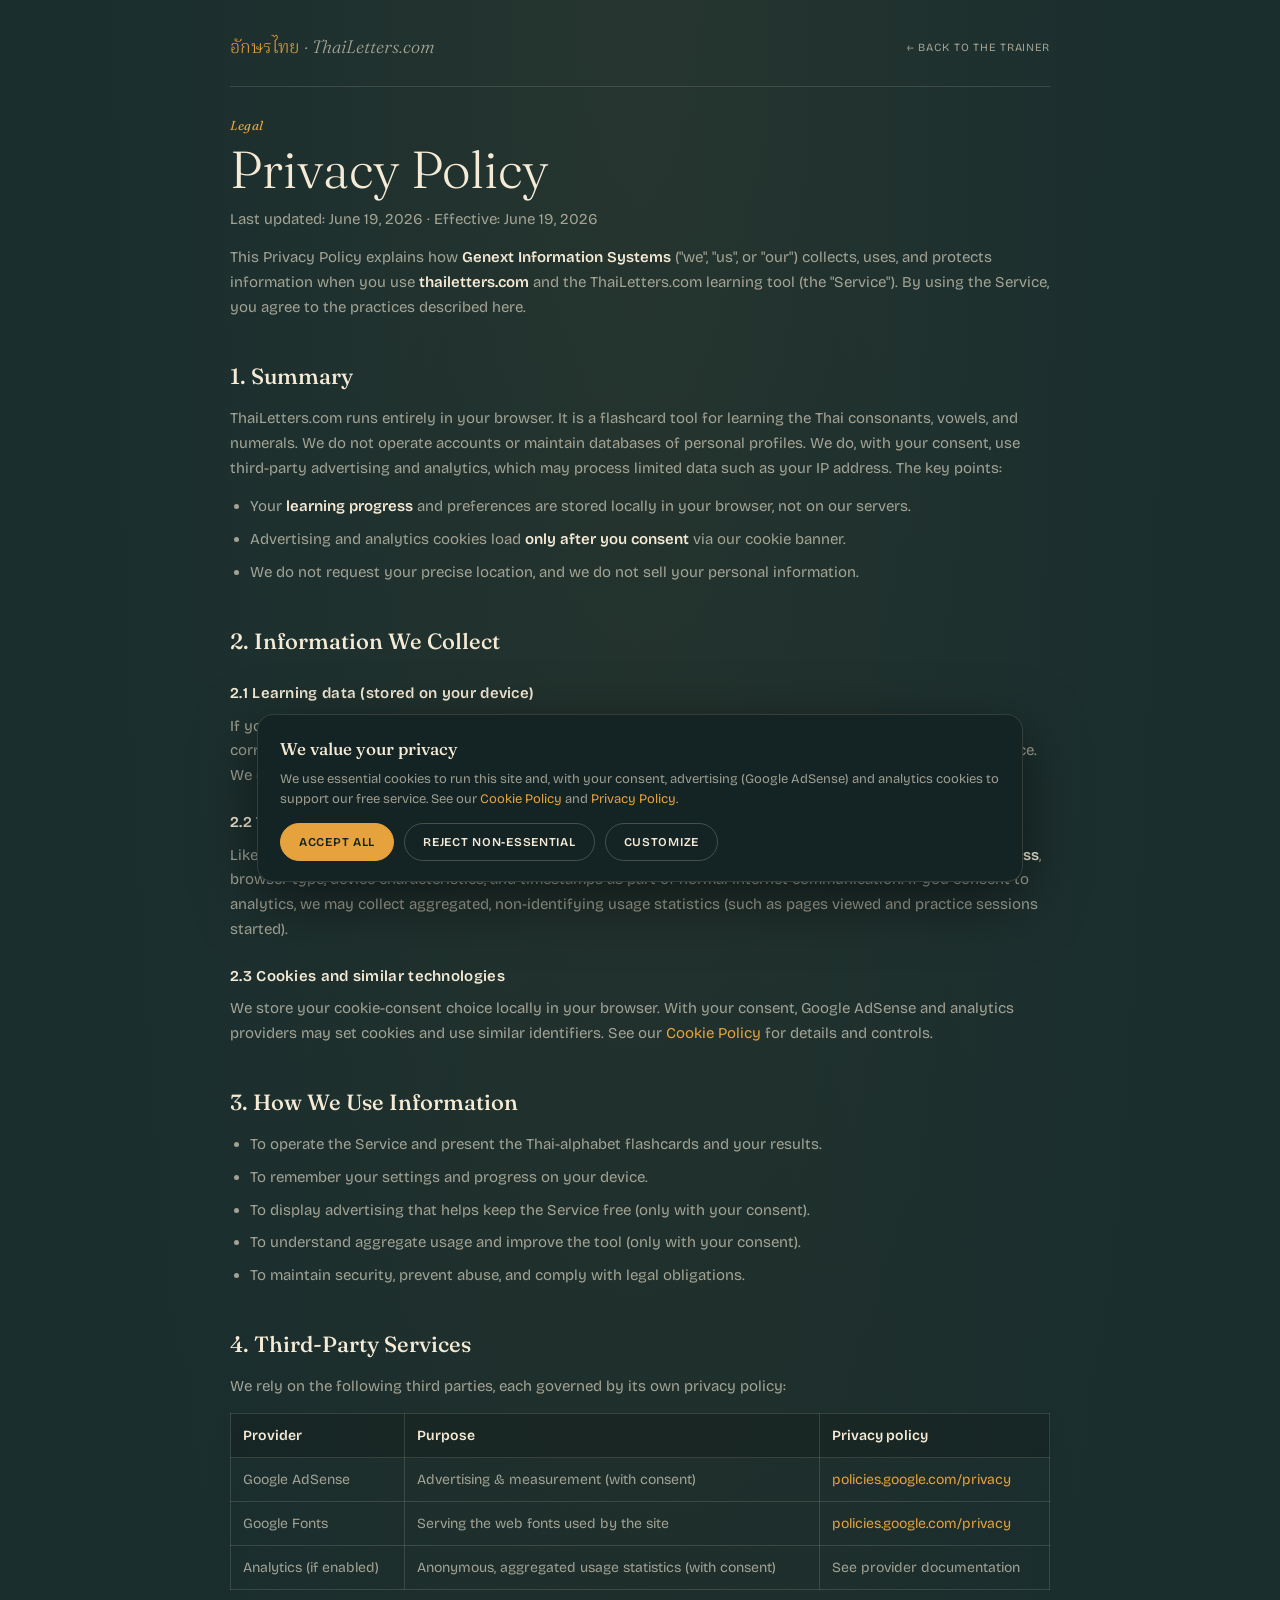
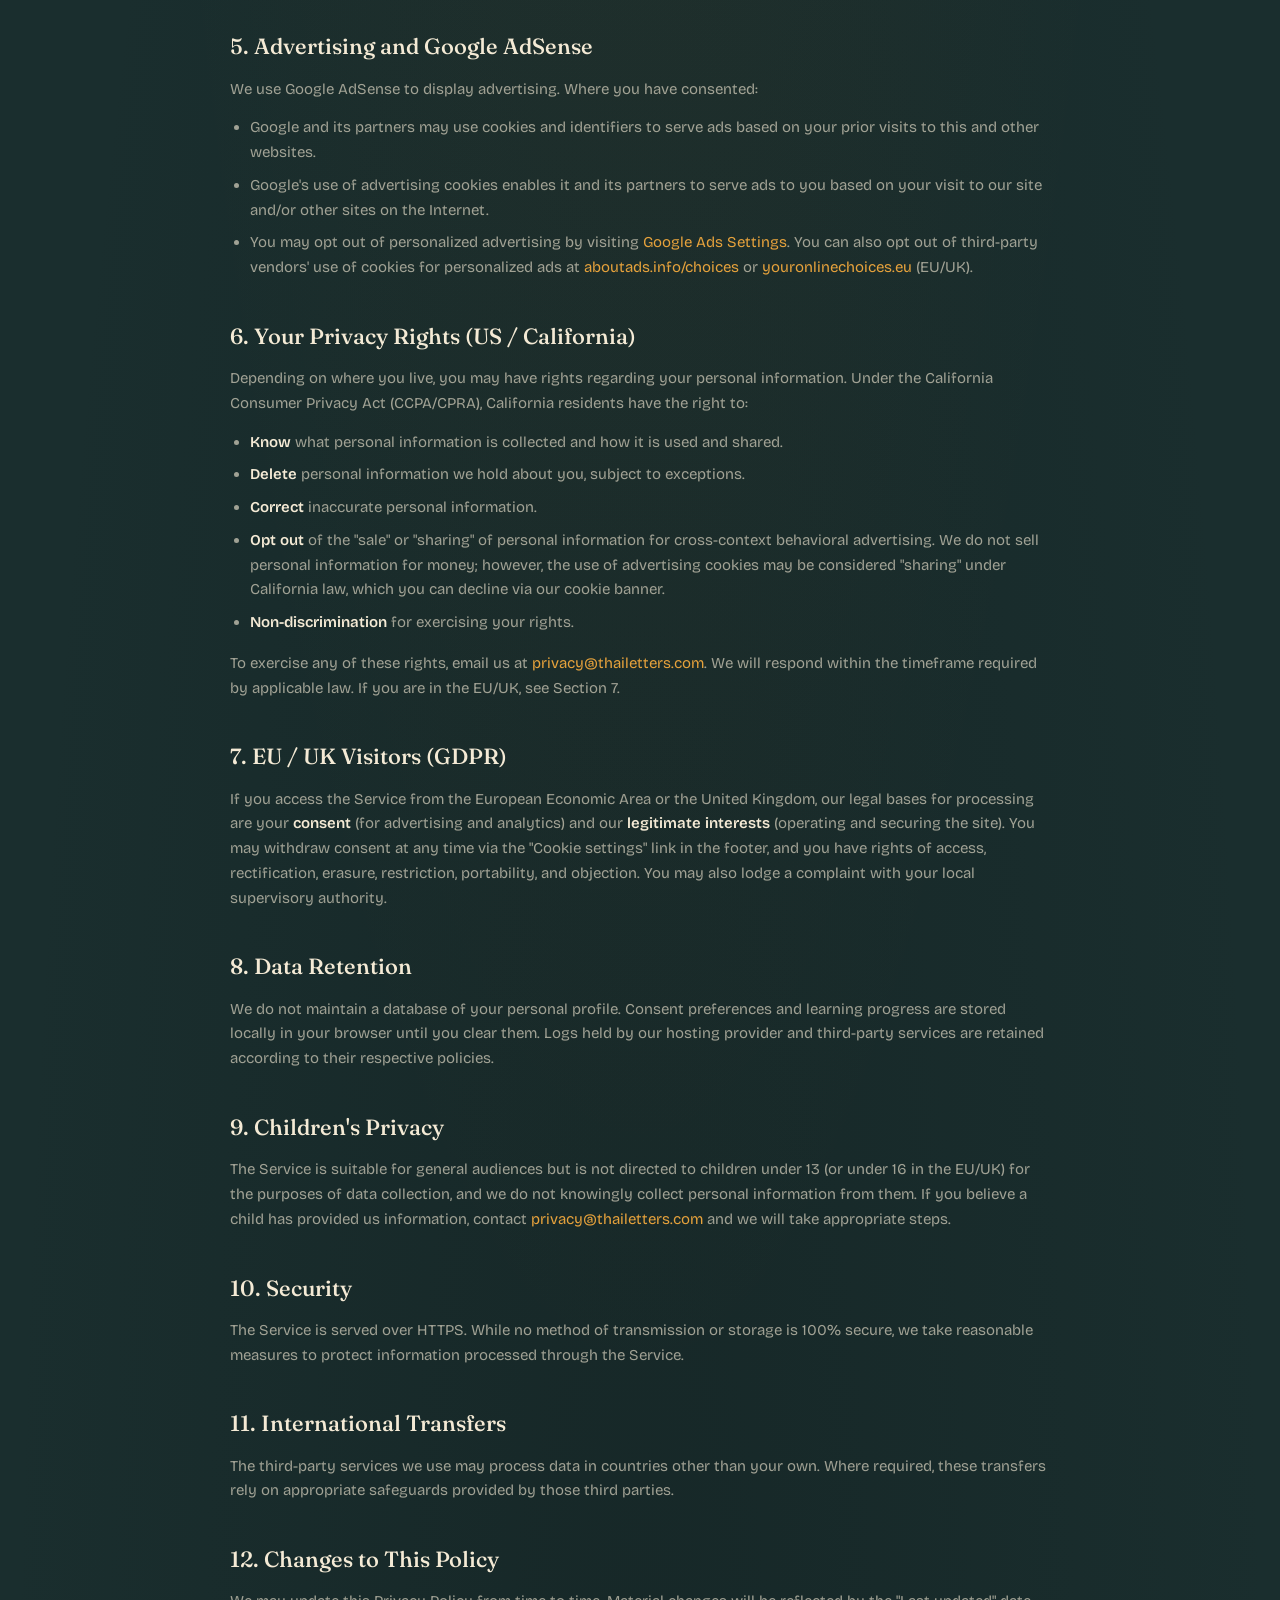
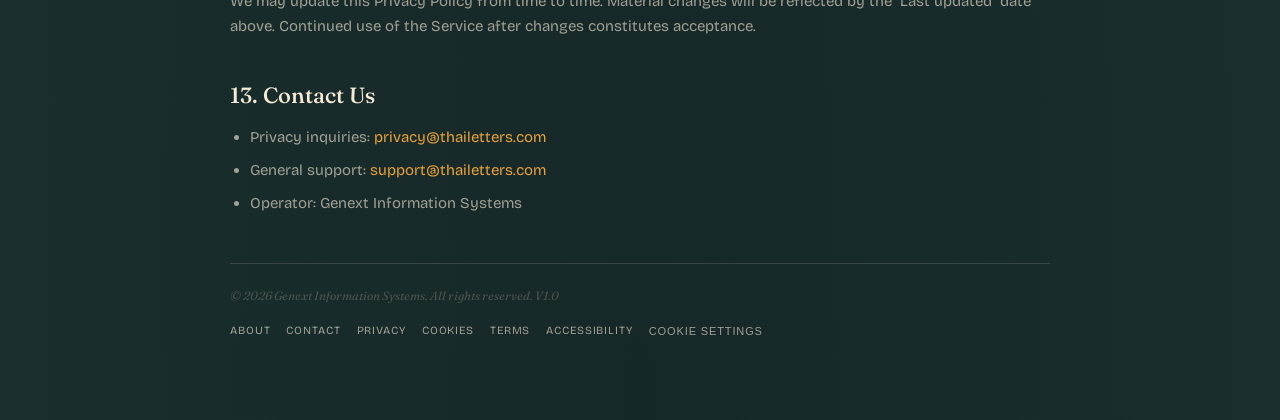
<file: privacy.html>
<!DOCTYPE html>
<html lang="en">
<head>
<script async src="https://pagead2.googlesyndication.com/pagead/js/adsbygoogle.js?client=ca-pub-2738929737632064"
     crossorigin="anonymous"></script>
<meta charset="UTF-8">
<meta name="viewport" content="width=device-width, initial-scale=1.0">
<title>Privacy Policy — ThaiLetters.com</title>
<meta name="description" content="How ThaiLetters.com handles your data: a free, browser-based Thai alphabet trainer that stores progress locally and uses ads and analytics only with your consent.">
<link rel="canonical" href="https://thailetters.com/privacy.html">
<meta name="robots" content="index, follow, max-image-preview:large">
<meta name="author" content="Genext Information Systems">
<meta name="theme-color" content="#1a2e2e">
<meta property="og:type" content="website">
<meta property="og:site_name" content="ThaiLetters.com">
<meta property="og:title" content="Privacy Policy — ThaiLetters.com">
<meta property="og:description" content="How ThaiLetters.com handles your data: a free, browser-based Thai alphabet trainer that stores progress locally and uses ads and analytics only with your consent.">
<meta property="og:url" content="https://thailetters.com/privacy.html">
<meta property="og:image" content="https://thailetters.com/og-image.png">
<meta property="og:image:width" content="1200">
<meta property="og:image:height" content="630">
<meta property="og:locale" content="en_US">
<meta name="twitter:card" content="summary_large_image">
<meta name="twitter:title" content="Privacy Policy — ThaiLetters.com">
<meta name="twitter:description" content="How ThaiLetters.com handles your data: a free, browser-based Thai alphabet trainer that stores progress locally and uses ads and analytics only with your consent.">
<meta name="twitter:image" content="https://thailetters.com/og-image.png">
<link rel="icon" href="favicon.svg" type="image/svg+xml">
<link rel="apple-touch-icon" href="apple-touch-icon.png">
<link rel="preconnect" href="https://fonts.googleapis.com">
<link rel="preconnect" href="https://fonts.gstatic.com" crossorigin>
<link href="https://fonts.googleapis.com/css2?family=Noto+Serif+Thai:wght@400;500&family=Fraunces:ital,opsz,wght@0,9..144,300;0,9..144,500;1,9..144,400&family=Bricolage+Grotesque:wght@400;500;600&display=swap" rel="stylesheet">
<link rel="stylesheet" href="site.css">
<script type="application/ld+json">
{
  "@context": "https://schema.org",
  "@graph": [
    {
      "@type": "WebPage",
      "@id": "https://thailetters.com/privacy.html#webpage",
      "url": "https://thailetters.com/privacy.html",
      "name": "Privacy Policy \u2014 ThaiLetters.com",
      "inLanguage": "en",
      "isPartOf": { "@type": "WebSite", "@id": "https://thailetters.com/#website", "name": "ThaiLetters.com" },
      "publisher": { "@type": "Organization", "name": "Genext Information Systems", "url": "https://thailetters.com/" },
      "dateModified": "2026-06-19"
    },
    {
      "@type": "BreadcrumbList",
      "itemListElement": [
        { "@type": "ListItem", "position": 1, "name": "Home", "item": "https://thailetters.com/" },
        { "@type": "ListItem", "position": 2, "name": "Privacy Policy", "item": "https://thailetters.com/privacy.html" }
      ]
    }
  ]
}
</script>
</head>
<body class="doc">
<a class="skip-link" href="#main">Skip to main content</a>
<div class="doc-wrap">
  <header class="doc-top">
    <a class="brand" href="index.html"><span class="thai-label">อักษรไทย</span> · ThaiLetters.com</a>
    <a class="back" href="index.html">&larr; Back to the trainer</a>
  </header>

  <main id="main">
    <div class="eyebrow">Legal</div>
    <h1>Privacy Policy</h1>
    <p class="doc-meta">Last updated: June 19, 2026 · Effective: June 19, 2026</p>

    <p>This Privacy Policy explains how <strong>Genext Information Systems</strong> ("we", "us", or "our") collects, uses, and protects information when you use <strong>thailetters.com</strong> and the ThaiLetters.com learning tool (the "Service"). By using the Service, you agree to the practices described here.</p>

    <h2>1. Summary</h2>
    <p>ThaiLetters.com runs entirely in your browser. It is a flashcard tool for learning the Thai consonants, vowels, and numerals. We do not operate accounts or maintain databases of personal profiles. We do, with your consent, use third-party advertising and analytics, which may process limited data such as your IP address. The key points:</p>
    <ul>
      <li>Your <strong>learning progress</strong> and preferences are stored locally in your browser, not on our servers.</li>
      <li>Advertising and analytics cookies load <strong>only after you consent</strong> via our cookie banner.</li>
      <li>We do not request your precise location, and we do not sell your personal information.</li>
    </ul>

    <h2>2. Information We Collect</h2>
    <h3>2.1 Learning data (stored on your device)</h3>
    <p>If you use features that remember your progress (such as which characters you have practiced or marked correct/incorrect) and your settings, that information is stored in your browser's local storage on your own device. We do not transmit or store it on our servers, and it is removed when you clear your browser data.</p>
    <h3>2.2 Technical and usage information</h3>
    <p>Like most websites, our hosting provider and the third-party services we call automatically receive your <strong>IP address</strong>, browser type, device characteristics, and timestamps as part of normal internet communication. If you consent to analytics, we may collect aggregated, non-identifying usage statistics (such as pages viewed and practice sessions started).</p>
    <h3>2.3 Cookies and similar technologies</h3>
    <p>We store your cookie-consent choice locally in your browser. With your consent, Google AdSense and analytics providers may set cookies and use similar identifiers. See our <a href="cookie-policy.html">Cookie Policy</a> for details and controls.</p>

    <h2>3. How We Use Information</h2>
    <ul>
      <li>To operate the Service and present the Thai-alphabet flashcards and your results.</li>
      <li>To remember your settings and progress on your device.</li>
      <li>To display advertising that helps keep the Service free (only with your consent).</li>
      <li>To understand aggregate usage and improve the tool (only with your consent).</li>
      <li>To maintain security, prevent abuse, and comply with legal obligations.</li>
    </ul>

    <h2>4. Third-Party Services</h2>
    <p>We rely on the following third parties, each governed by its own privacy policy:</p>
    <table>
      <thead><tr><th>Provider</th><th>Purpose</th><th>Privacy policy</th></tr></thead>
      <tbody>
        <tr><td>Google AdSense</td><td>Advertising &amp; measurement (with consent)</td><td><a href="https://policies.google.com/privacy" rel="noopener" target="_blank">policies.google.com/privacy</a></td></tr>
        <tr><td>Google Fonts</td><td>Serving the web fonts used by the site</td><td><a href="https://policies.google.com/privacy" rel="noopener" target="_blank">policies.google.com/privacy</a></td></tr>
        <tr><td>Analytics (if enabled)</td><td>Anonymous, aggregated usage statistics (with consent)</td><td>See provider documentation</td></tr>
      </tbody>
    </table>

    <h2>5. Advertising and Google AdSense</h2>
    <p>We use Google AdSense to display advertising. Where you have consented:</p>
    <ul>
      <li>Google and its partners may use cookies and identifiers to serve ads based on your prior visits to this and other websites.</li>
      <li>Google's use of advertising cookies enables it and its partners to serve ads to you based on your visit to our site and/or other sites on the Internet.</li>
      <li>You may opt out of personalized advertising by visiting <a href="https://adssettings.google.com" rel="noopener" target="_blank">Google Ads Settings</a>. You can also opt out of third-party vendors' use of cookies for personalized ads at <a href="https://www.aboutads.info/choices/" rel="noopener" target="_blank">aboutads.info/choices</a> or <a href="https://www.youronlinechoices.eu" rel="noopener" target="_blank">youronlinechoices.eu</a> (EU/UK).</li>
    </ul>

    <h2>6. Your Privacy Rights (US / California)</h2>
    <p>Depending on where you live, you may have rights regarding your personal information. Under the California Consumer Privacy Act (CCPA/CPRA), California residents have the right to:</p>
    <ul>
      <li><strong>Know</strong> what personal information is collected and how it is used and shared.</li>
      <li><strong>Delete</strong> personal information we hold about you, subject to exceptions.</li>
      <li><strong>Correct</strong> inaccurate personal information.</li>
      <li><strong>Opt out</strong> of the "sale" or "sharing" of personal information for cross-context behavioral advertising. We do not sell personal information for money; however, the use of advertising cookies may be considered "sharing" under California law, which you can decline via our cookie banner.</li>
      <li><strong>Non-discrimination</strong> for exercising your rights.</li>
    </ul>
    <p>To exercise any of these rights, email us at <a href="mailto:privacy@thailetters.com">privacy@thailetters.com</a>. We will respond within the timeframe required by applicable law. If you are in the EU/UK, see Section 7.</p>

    <h2>7. EU / UK Visitors (GDPR)</h2>
    <p>If you access the Service from the European Economic Area or the United Kingdom, our legal bases for processing are your <strong>consent</strong> (for advertising and analytics) and our <strong>legitimate interests</strong> (operating and securing the site). You may withdraw consent at any time via the "Cookie settings" link in the footer, and you have rights of access, rectification, erasure, restriction, portability, and objection. You may also lodge a complaint with your local supervisory authority.</p>

    <h2>8. Data Retention</h2>
    <p>We do not maintain a database of your personal profile. Consent preferences and learning progress are stored locally in your browser until you clear them. Logs held by our hosting provider and third-party services are retained according to their respective policies.</p>

    <h2>9. Children's Privacy</h2>
    <p>The Service is suitable for general audiences but is not directed to children under 13 (or under 16 in the EU/UK) for the purposes of data collection, and we do not knowingly collect personal information from them. If you believe a child has provided us information, contact <a href="mailto:privacy@thailetters.com">privacy@thailetters.com</a> and we will take appropriate steps.</p>

    <h2>10. Security</h2>
    <p>The Service is served over HTTPS. While no method of transmission or storage is 100% secure, we take reasonable measures to protect information processed through the Service.</p>

    <h2>11. International Transfers</h2>
    <p>The third-party services we use may process data in countries other than your own. Where required, these transfers rely on appropriate safeguards provided by those third parties.</p>

    <h2>12. Changes to This Policy</h2>
    <p>We may update this Privacy Policy from time to time. Material changes will be reflected by the "Last updated" date above. Continued use of the Service after changes constitutes acceptance.</p>

    <h2>13. Contact Us</h2>
    <ul>
      <li>Privacy inquiries: <a href="mailto:privacy@thailetters.com">privacy@thailetters.com</a></li>
      <li>General support: <a href="mailto:support@thailetters.com">support@thailetters.com</a></li>
      <li>Operator: Genext Information Systems</li>
    </ul>
  </main>

  <footer class="doc-foot">
    <div class="sf-copy">&copy; 2026 Genext Information Systems. All rights reserved. V1.0</div>
    <nav aria-label="Site and legal links">
      <a href="about.html">About</a>
      <a href="contact.html">Contact</a>
      <a href="privacy.html">Privacy</a>
      <a href="cookie-policy.html">Cookies</a>
      <a href="terms.html">Terms</a>
      <a href="accessibility.html">Accessibility</a>
      <button type="button" class="sf-link-btn" data-cookie-settings>Cookie settings</button>
    </nav>
  </footer>
</div>
<script src="cookie-consent.js" defer></script>
</body>
</html>
</file>
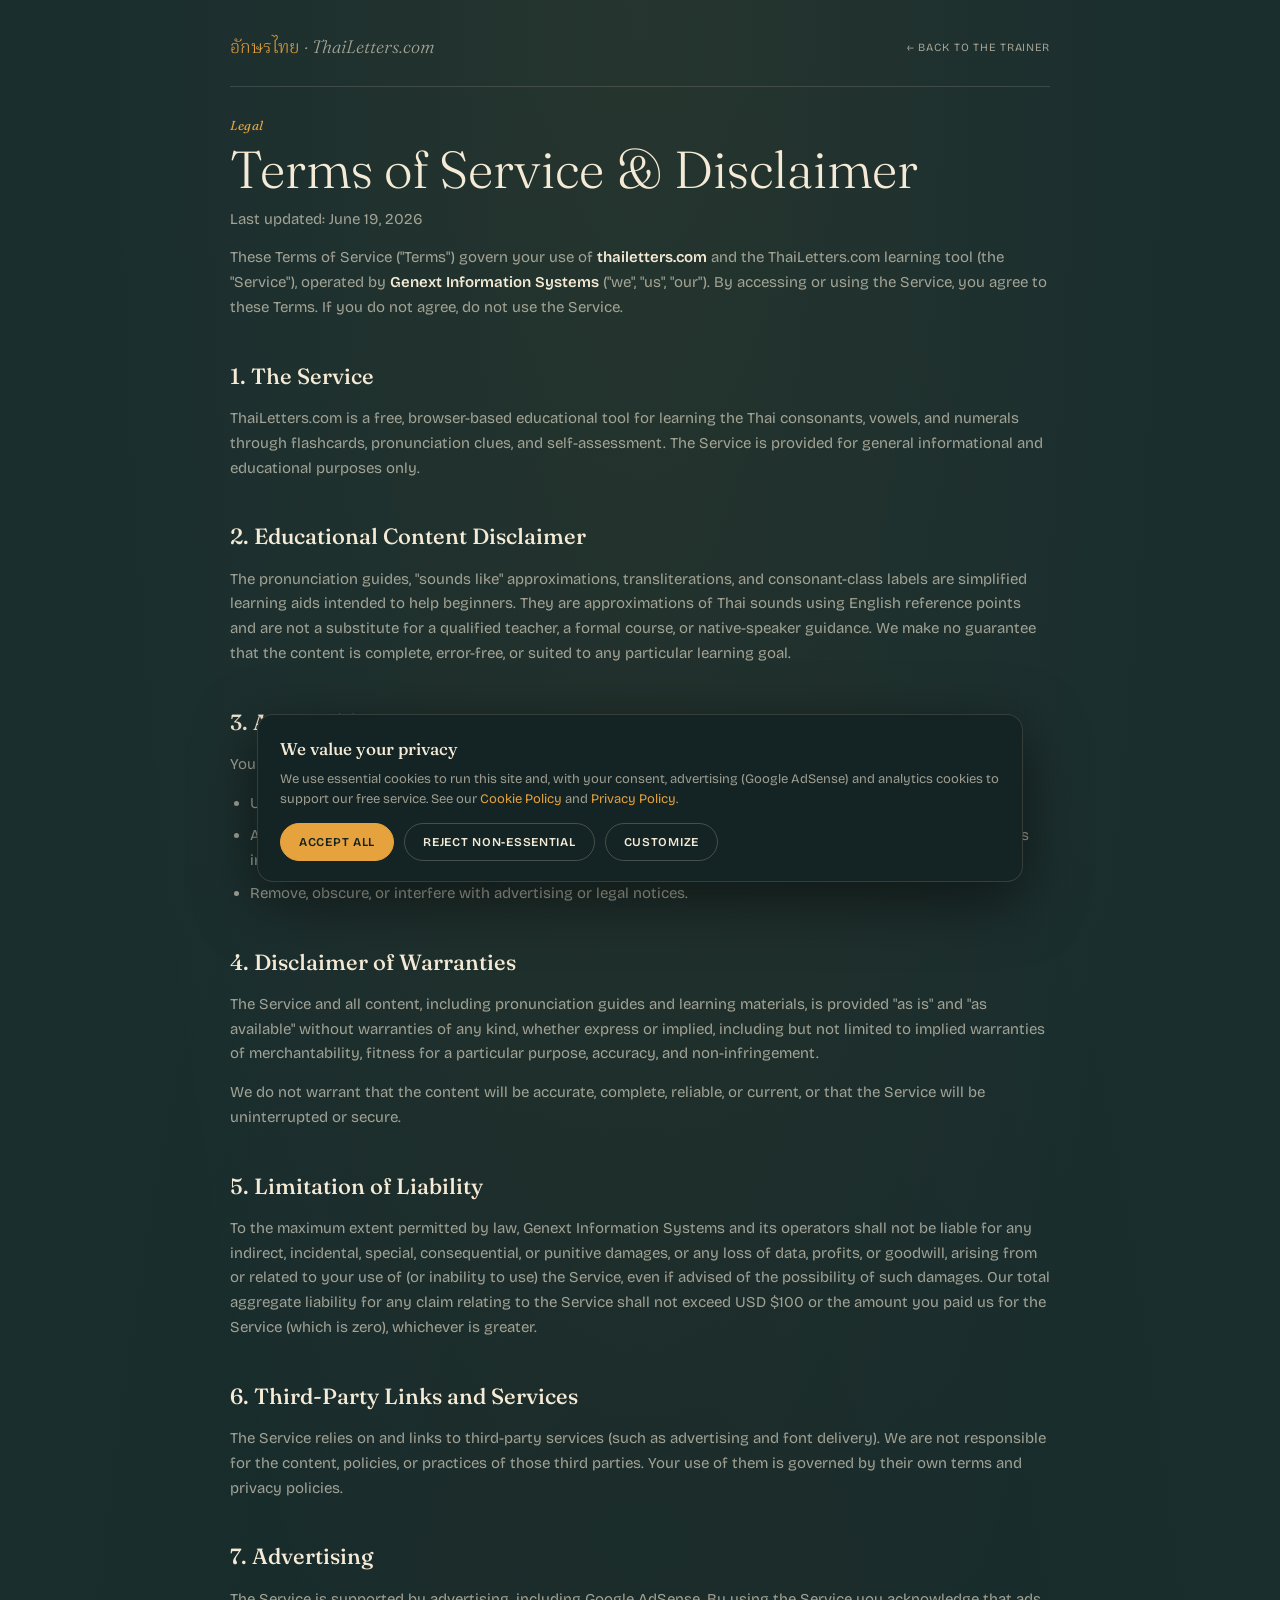
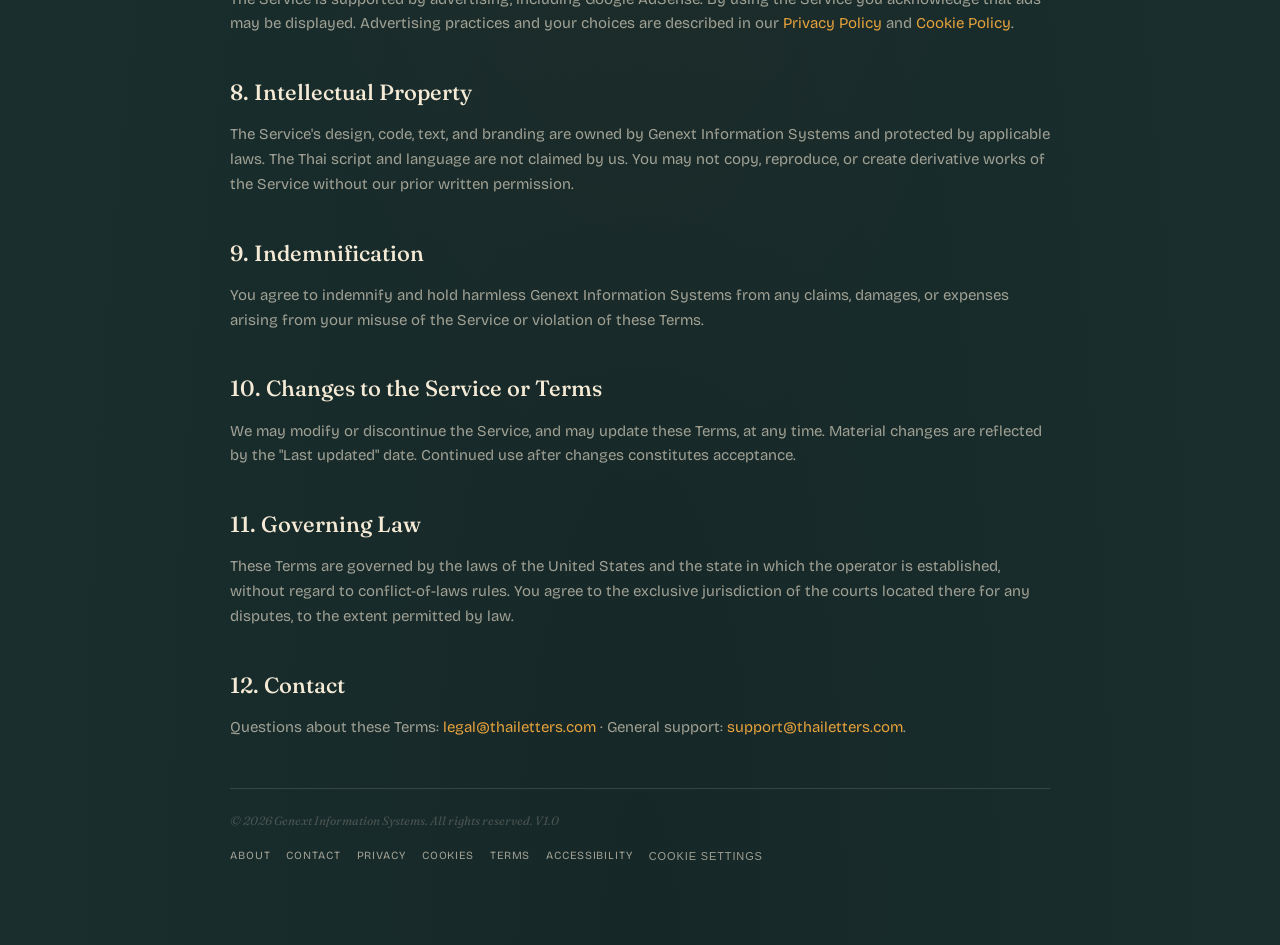
<file: terms.html>
<!DOCTYPE html>
<html lang="en">
<head>
<script async src="https://pagead2.googlesyndication.com/pagead/js/adsbygoogle.js?client=ca-pub-2738929737632064"
     crossorigin="anonymous"></script>
<meta charset="UTF-8">
<meta name="viewport" content="width=device-width, initial-scale=1.0">
<title>Terms of Service &amp; Disclaimer — ThaiLetters.com</title>
<meta name="description" content="The terms of service and disclaimer for ThaiLetters.com, a free browser-based Thai alphabet flashcard trainer operated by Genext Information Systems.">
<link rel="canonical" href="https://thailetters.com/terms.html">
<meta name="robots" content="index, follow, max-image-preview:large">
<meta name="author" content="Genext Information Systems">
<meta name="theme-color" content="#1a2e2e">
<meta property="og:type" content="website">
<meta property="og:site_name" content="ThaiLetters.com">
<meta property="og:title" content="Terms of Service &amp; Disclaimer — ThaiLetters.com">
<meta property="og:description" content="The terms of service and disclaimer for ThaiLetters.com, a free browser-based Thai alphabet flashcard trainer operated by Genext Information Systems.">
<meta property="og:url" content="https://thailetters.com/terms.html">
<meta property="og:image" content="https://thailetters.com/og-image.png">
<meta property="og:image:width" content="1200">
<meta property="og:image:height" content="630">
<meta property="og:locale" content="en_US">
<meta name="twitter:card" content="summary_large_image">
<meta name="twitter:title" content="Terms of Service &amp; Disclaimer — ThaiLetters.com">
<meta name="twitter:description" content="The terms of service and disclaimer for ThaiLetters.com, a free browser-based Thai alphabet flashcard trainer operated by Genext Information Systems.">
<meta name="twitter:image" content="https://thailetters.com/og-image.png">
<link rel="icon" href="favicon.svg" type="image/svg+xml">
<link rel="apple-touch-icon" href="apple-touch-icon.png">
<link rel="preconnect" href="https://fonts.googleapis.com">
<link rel="preconnect" href="https://fonts.gstatic.com" crossorigin>
<link href="https://fonts.googleapis.com/css2?family=Noto+Serif+Thai:wght@400;500&family=Fraunces:ital,opsz,wght@0,9..144,300;0,9..144,500;1,9..144,400&family=Bricolage+Grotesque:wght@400;500;600&display=swap" rel="stylesheet">
<link rel="stylesheet" href="site.css">
<script type="application/ld+json">
{
  "@context": "https://schema.org",
  "@graph": [
    {
      "@type": "WebPage",
      "@id": "https://thailetters.com/terms.html#webpage",
      "url": "https://thailetters.com/terms.html",
      "name": "Terms of Service & Disclaimer \u2014 ThaiLetters.com",
      "inLanguage": "en",
      "isPartOf": { "@type": "WebSite", "@id": "https://thailetters.com/#website", "name": "ThaiLetters.com" },
      "publisher": { "@type": "Organization", "name": "Genext Information Systems", "url": "https://thailetters.com/" },
      "dateModified": "2026-06-19"
    },
    {
      "@type": "BreadcrumbList",
      "itemListElement": [
        { "@type": "ListItem", "position": 1, "name": "Home", "item": "https://thailetters.com/" },
        { "@type": "ListItem", "position": 2, "name": "Terms & Disclaimer", "item": "https://thailetters.com/terms.html" }
      ]
    }
  ]
}
</script>
</head>
<body class="doc">
<a class="skip-link" href="#main">Skip to main content</a>
<div class="doc-wrap">
  <header class="doc-top">
    <a class="brand" href="index.html"><span class="thai-label">อักษรไทย</span> · ThaiLetters.com</a>
    <a class="back" href="index.html">&larr; Back to the trainer</a>
  </header>

  <main id="main">
    <div class="eyebrow">Legal</div>
    <h1>Terms of Service &amp; Disclaimer</h1>
    <p class="doc-meta">Last updated: June 19, 2026</p>

    <p>These Terms of Service ("Terms") govern your use of <strong>thailetters.com</strong> and the ThaiLetters.com learning tool (the "Service"), operated by <strong>Genext Information Systems</strong> ("we", "us", "our"). By accessing or using the Service, you agree to these Terms. If you do not agree, do not use the Service.</p>

    <h2>1. The Service</h2>
    <p>ThaiLetters.com is a free, browser-based educational tool for learning the Thai consonants, vowels, and numerals through flashcards, pronunciation clues, and self-assessment. The Service is provided for general informational and educational purposes only.</p>

    <h2>2. Educational Content Disclaimer</h2>
    <p>The pronunciation guides, "sounds like" approximations, transliterations, and consonant-class labels are simplified learning aids intended to help beginners. They are approximations of Thai sounds using English reference points and are not a substitute for a qualified teacher, a formal course, or native-speaker guidance. We make no guarantee that the content is complete, error-free, or suited to any particular learning goal.</p>

    <h2>3. Acceptable Use</h2>
    <p>You agree not to:</p>
    <ul>
      <li>Use the Service in violation of any applicable law or regulation.</li>
      <li>Attempt to disrupt, overload, scrape at scale, reverse engineer, or gain unauthorized access to the Service or its infrastructure.</li>
      <li>Remove, obscure, or interfere with advertising or legal notices.</li>
    </ul>

    <h2>4. Disclaimer of Warranties</h2>
    <p>The Service and all content, including pronunciation guides and learning materials, is provided "as is" and "as available" without warranties of any kind, whether express or implied, including but not limited to implied warranties of merchantability, fitness for a particular purpose, accuracy, and non-infringement.</p>
    <p>We do not warrant that the content will be accurate, complete, reliable, or current, or that the Service will be uninterrupted or secure.</p>

    <h2>5. Limitation of Liability</h2>
    <p>To the maximum extent permitted by law, Genext Information Systems and its operators shall not be liable for any indirect, incidental, special, consequential, or punitive damages, or any loss of data, profits, or goodwill, arising from or related to your use of (or inability to use) the Service, even if advised of the possibility of such damages. Our total aggregate liability for any claim relating to the Service shall not exceed USD $100 or the amount you paid us for the Service (which is zero), whichever is greater.</p>

    <h2>6. Third-Party Links and Services</h2>
    <p>The Service relies on and links to third-party services (such as advertising and font delivery). We are not responsible for the content, policies, or practices of those third parties. Your use of them is governed by their own terms and privacy policies.</p>

    <h2>7. Advertising</h2>
    <p>The Service is supported by advertising, including Google AdSense. By using the Service you acknowledge that ads may be displayed. Advertising practices and your choices are described in our <a href="privacy.html">Privacy Policy</a> and <a href="cookie-policy.html">Cookie Policy</a>.</p>

    <h2>8. Intellectual Property</h2>
    <p>The Service's design, code, text, and branding are owned by Genext Information Systems and protected by applicable laws. The Thai script and language are not claimed by us. You may not copy, reproduce, or create derivative works of the Service without our prior written permission.</p>

    <h2>9. Indemnification</h2>
    <p>You agree to indemnify and hold harmless Genext Information Systems from any claims, damages, or expenses arising from your misuse of the Service or violation of these Terms.</p>

    <h2>10. Changes to the Service or Terms</h2>
    <p>We may modify or discontinue the Service, and may update these Terms, at any time. Material changes are reflected by the "Last updated" date. Continued use after changes constitutes acceptance.</p>

    <h2>11. Governing Law</h2>
    <p>These Terms are governed by the laws of the United States and the state in which the operator is established, without regard to conflict-of-laws rules. You agree to the exclusive jurisdiction of the courts located there for any disputes, to the extent permitted by law.</p>

    <h2>12. Contact</h2>
    <p>Questions about these Terms: <a href="mailto:legal@thailetters.com">legal@thailetters.com</a> · General support: <a href="mailto:support@thailetters.com">support@thailetters.com</a>.</p>
  </main>

  <footer class="doc-foot">
    <div class="sf-copy">&copy; 2026 Genext Information Systems. All rights reserved. V1.0</div>
    <nav aria-label="Site and legal links">
      <a href="about.html">About</a>
      <a href="contact.html">Contact</a>
      <a href="privacy.html">Privacy</a>
      <a href="cookie-policy.html">Cookies</a>
      <a href="terms.html">Terms</a>
      <a href="accessibility.html">Accessibility</a>
      <button type="button" class="sf-link-btn" data-cookie-settings>Cookie settings</button>
    </nav>
  </footer>
</div>
<script src="cookie-consent.js" defer></script>
</body>
</html>
</file>
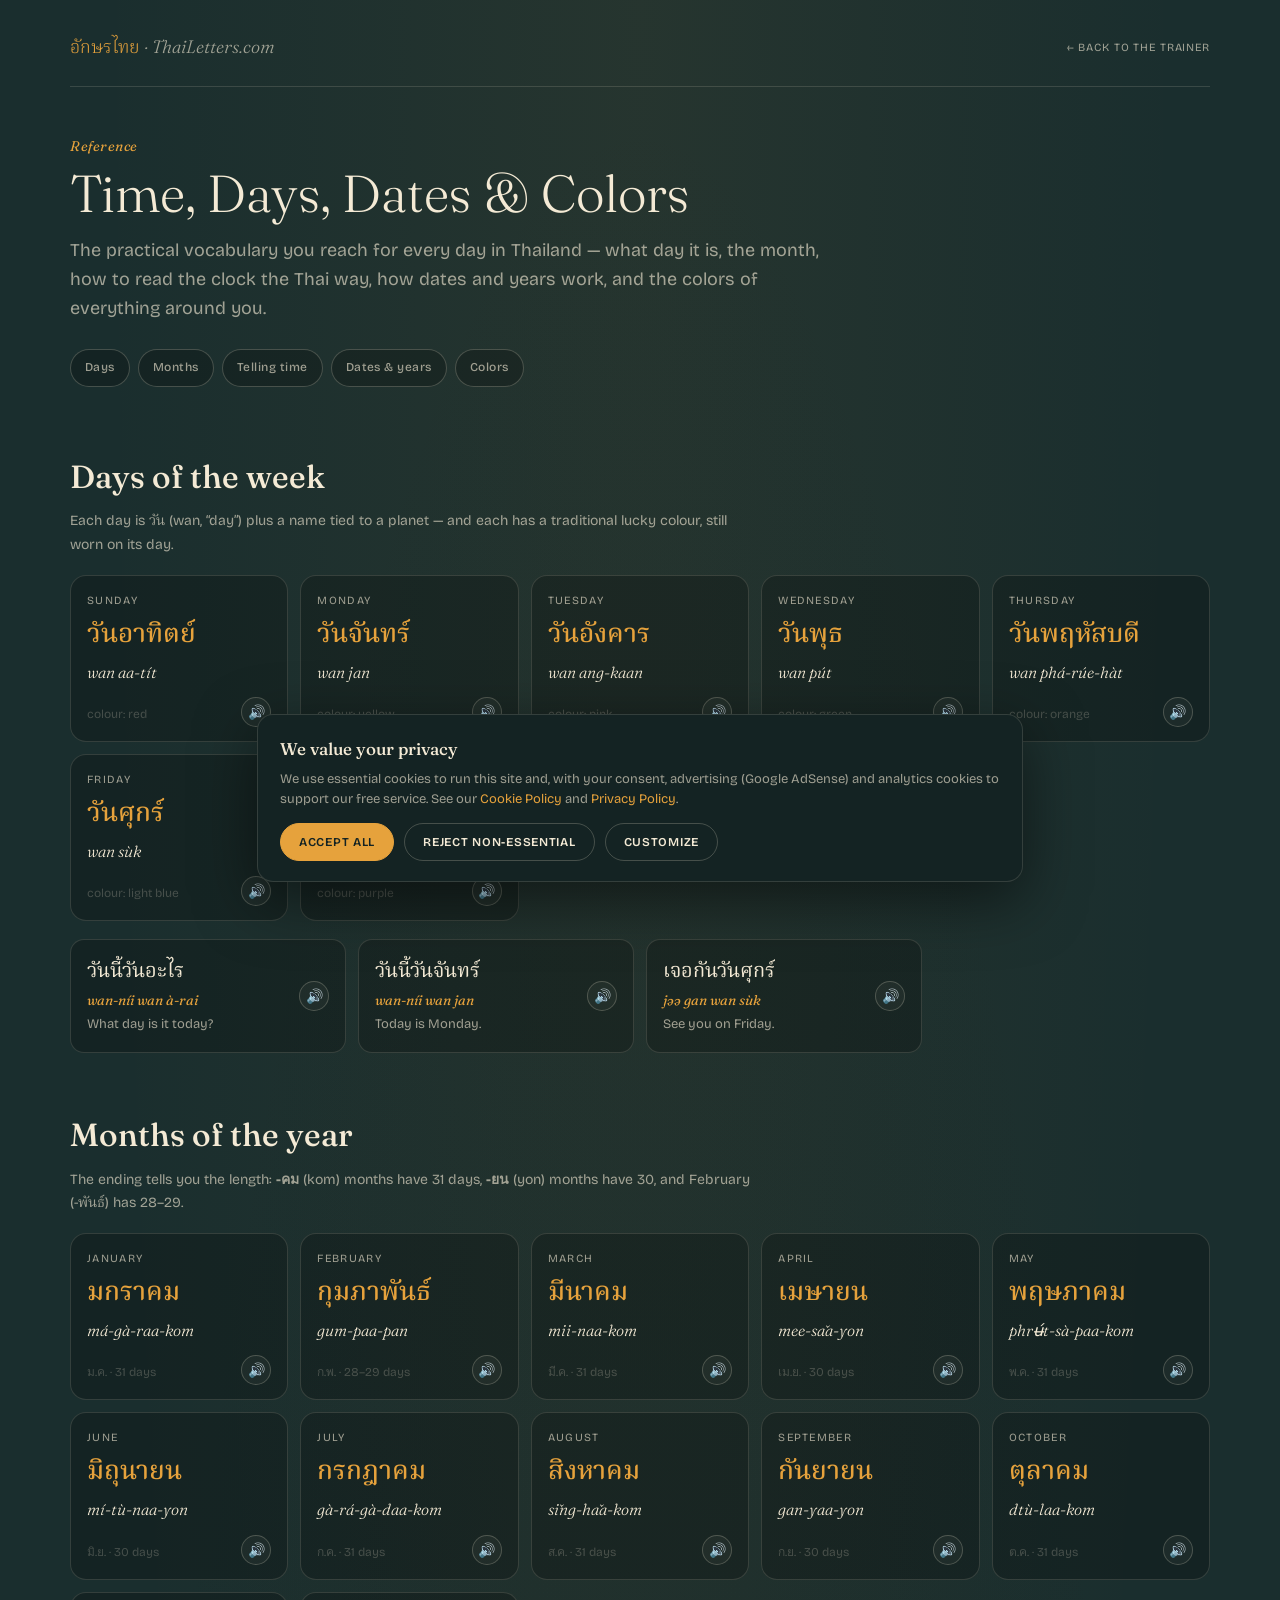
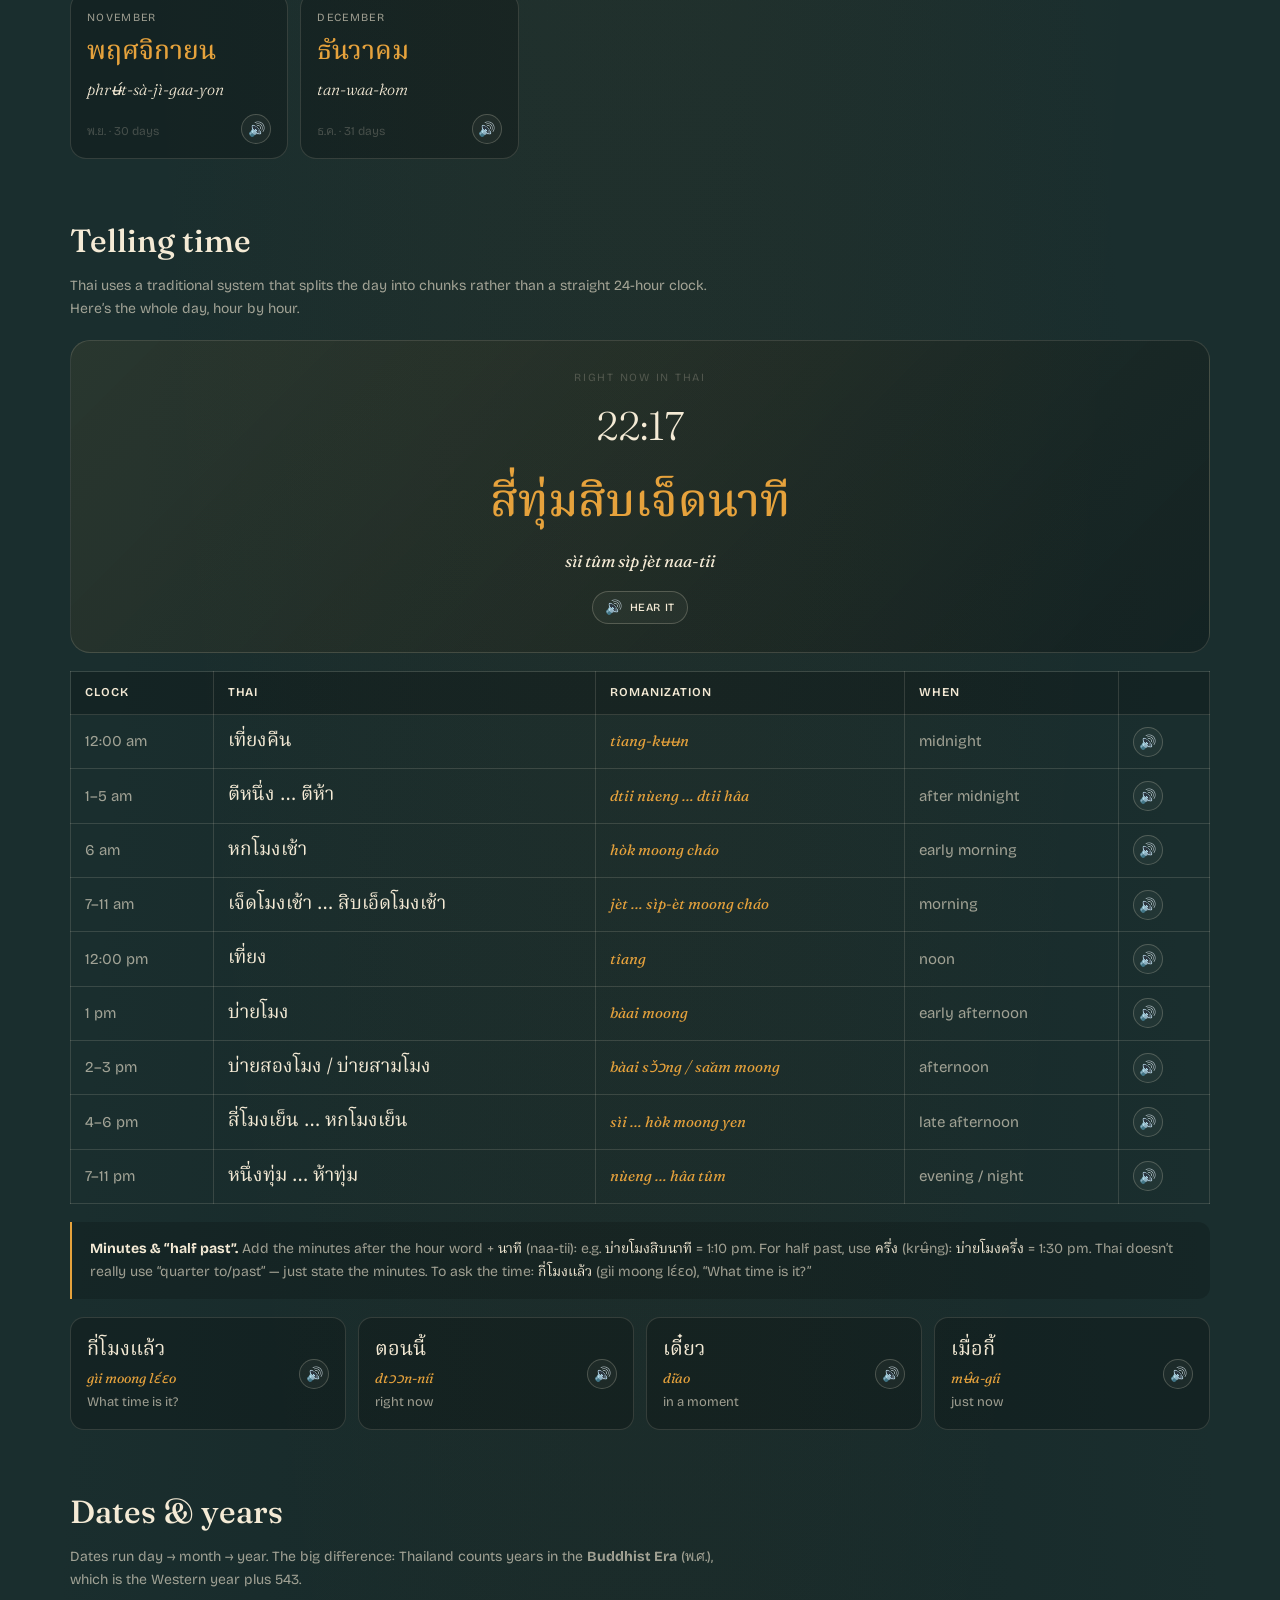
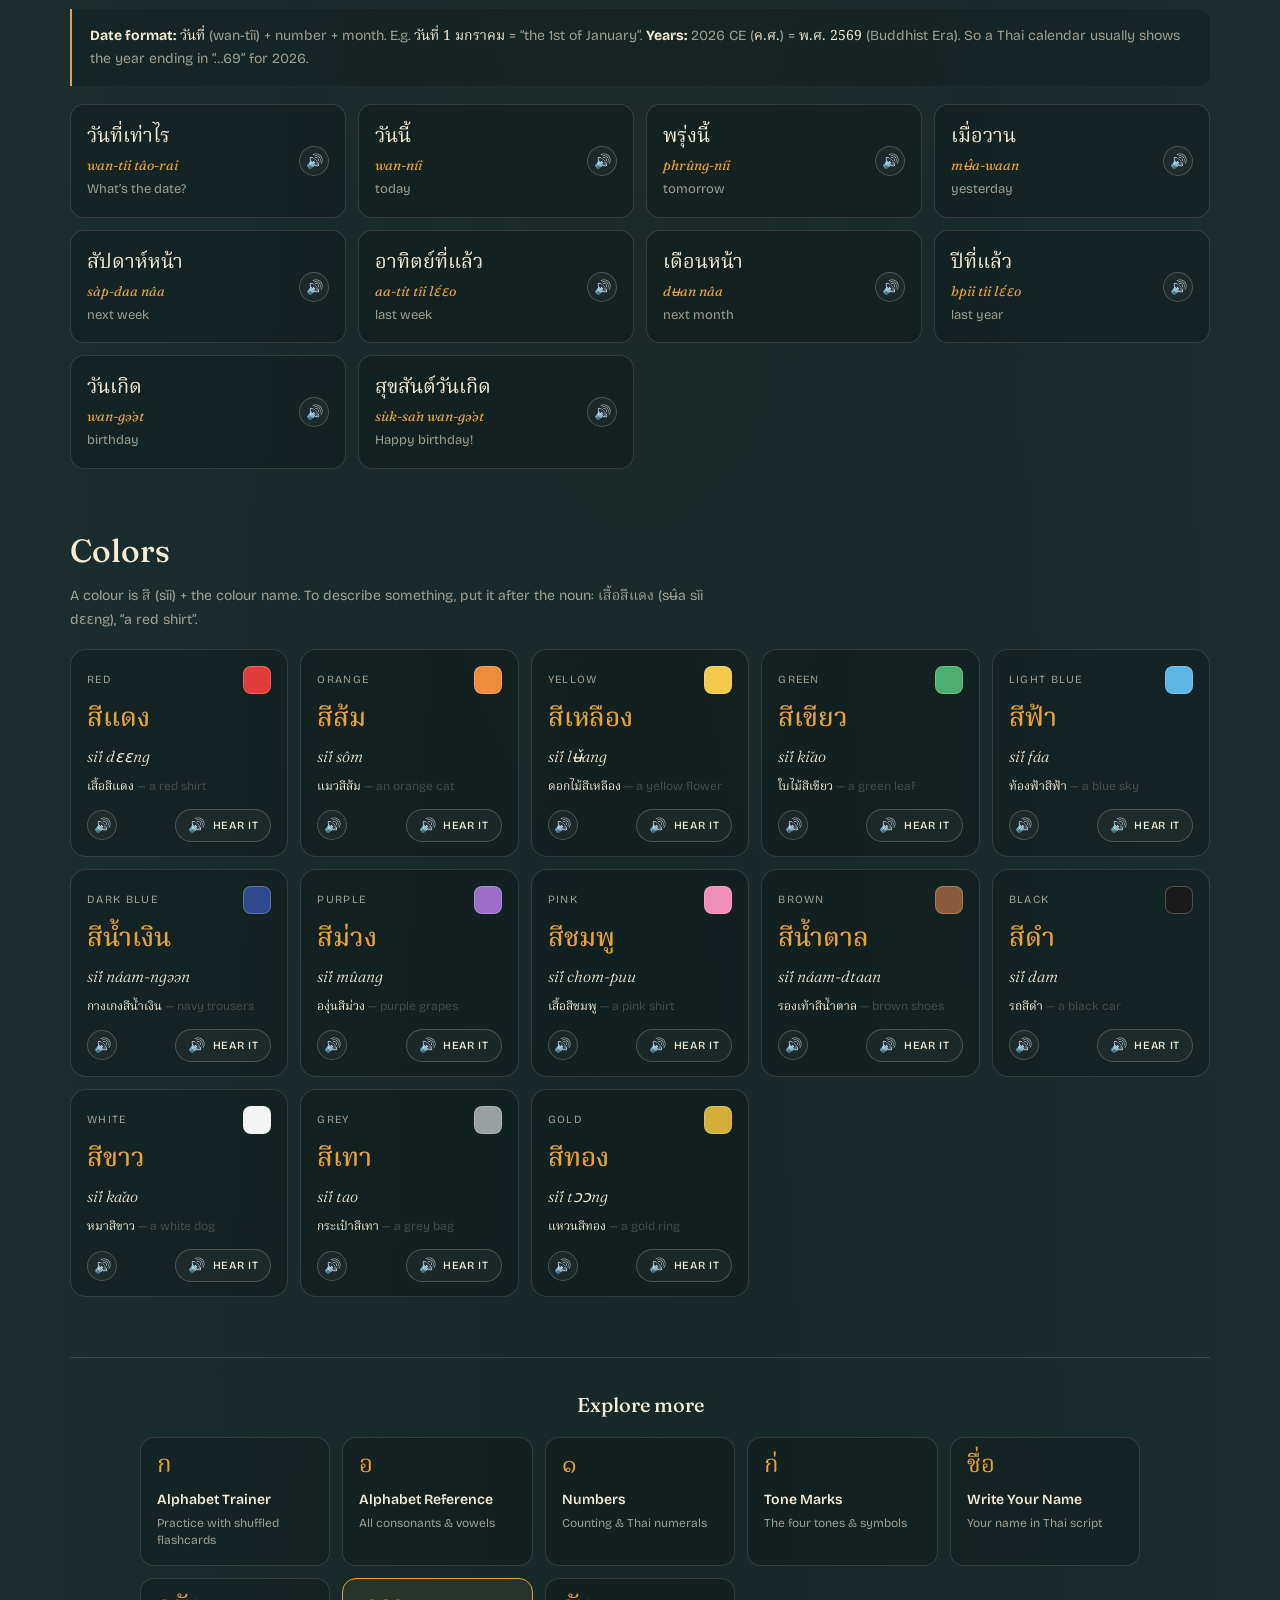
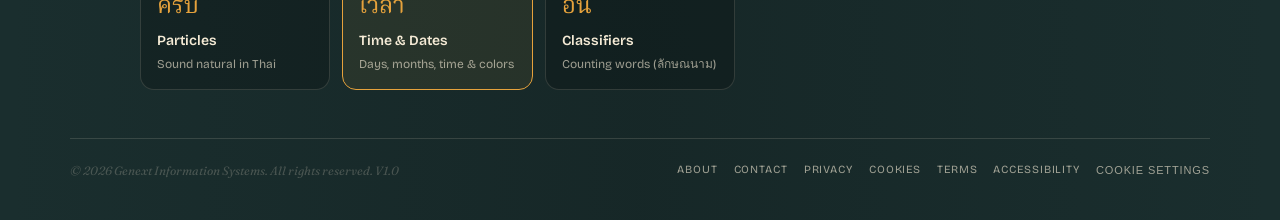
<file: time-dates-colors.html>
<!DOCTYPE html>
<html lang="en">
<head>
<script async src="https://pagead2.googlesyndication.com/pagead/js/adsbygoogle.js?client=ca-pub-2738929737632064"
     crossorigin="anonymous"></script>
<meta charset="UTF-8">
<meta name="viewport" content="width=device-width, initial-scale=1.0">
<title>Thai Time, Days, Dates, Months &amp; Colors — Practical Reference</title>
<meta name="description" content="Everyday Thai reference: days of the week, months, telling the time on the Thai clock, dates and years (Buddhist Era), and colors — all with romanization, examples and audio.">
<link rel="canonical" href="https://thailetters.com/time-dates-colors.html">
<meta name="robots" content="index, follow, max-image-preview:large">
<meta name="author" content="Genext Information Systems">
<meta name="theme-color" content="#1a2e2e">
<meta property="og:type" content="website">
<meta property="og:site_name" content="ThaiLetters.com">
<meta property="og:title" content="Thai Time, Days, Dates, Months &amp; Colors">
<meta property="og:description" content="Days, months, telling time, dates and years, and colors in Thai — with romanization, examples and audio.">
<meta property="og:url" content="https://thailetters.com/time-dates-colors.html">
<meta property="og:image" content="https://thailetters.com/og-image.png">
<meta property="og:image:width" content="1200">
<meta property="og:image:height" content="630">
<meta property="og:locale" content="en_US">
<meta name="twitter:card" content="summary_large_image">
<meta name="twitter:title" content="Thai Time, Days, Dates, Months &amp; Colors">
<meta name="twitter:description" content="A practical Thai reference for days, months, time, dates and colors — with audio.">
<meta name="twitter:image" content="https://thailetters.com/og-image.png">
<link rel="icon" href="favicon.svg" type="image/svg+xml">
<link rel="apple-touch-icon" href="apple-touch-icon.png">
<link rel="preconnect" href="https://fonts.googleapis.com">
<link rel="preconnect" href="https://fonts.gstatic.com" crossorigin>
<link href="https://fonts.googleapis.com/css2?family=Noto+Serif+Thai:wght@400;500;700&family=Fraunces:ital,opsz,wght@0,9..144,300;0,9..144,500;1,9..144,400&family=Bricolage+Grotesque:wght@400;500;600&display=swap" rel="stylesheet">
<link rel="stylesheet" href="site.css">
<script type="application/ld+json">
{
  "@context": "https://schema.org",
  "@graph": [
    {
      "@type": "WebPage",
      "@id": "https://thailetters.com/time-dates-colors.html#webpage",
      "url": "https://thailetters.com/time-dates-colors.html",
      "name": "Thai Time, Days, Dates, Months & Colors",
      "inLanguage": "en",
      "isPartOf": { "@type": "WebSite", "@id": "https://thailetters.com/#website", "name": "ThaiLetters.com" },
      "publisher": { "@type": "Organization", "name": "Genext Information Systems", "url": "https://thailetters.com/" }
    },
    {
      "@type": "BreadcrumbList",
      "itemListElement": [
        { "@type": "ListItem", "position": 1, "name": "Home", "item": "https://thailetters.com/" },
        { "@type": "ListItem", "position": 2, "name": "Time, Days, Dates & Colors", "item": "https://thailetters.com/time-dates-colors.html" }
      ]
    }
  ]
}
</script>
<style>
  .ref-wrap { max-width: 1140px; margin: 0 auto; padding: 32px 24px 40px; }
  .ref-top { display: flex; align-items: center; justify-content: space-between; gap: 16px; flex-wrap: wrap; padding-bottom: 22px; margin-bottom: 8px; border-bottom: 1px solid var(--line); }
  .ref-top .brand { font-family: 'Fraunces', serif; font-style: italic; font-weight: 300; font-size: 18px; color: var(--ink-dim); text-decoration: none; }
  .ref-top .brand .thai-label { font-family: var(--thai-font); font-style: normal; color: var(--accent); }
  .ref-top .back { font-size: 11px; letter-spacing: 0.08em; text-transform: uppercase; color: var(--ink-dim); text-decoration: none; transition: color 0.2s ease; }
  .ref-top .back:hover { color: var(--accent); }

  .ref-hero { padding: 40px 0 8px; max-width: 760px; }
  .ref-hero .eyebrow { font-family: 'Fraunces', serif; font-style: italic; font-size: 14px; color: var(--accent); margin-bottom: 8px; }
  .ref-hero h1 { font-family: 'Fraunces', serif; font-weight: 300; font-size: clamp(32px, 5vw, 52px); line-height: 1.05; margin: 0 0 16px; color: var(--ink); }
  .ref-hero p { font-size: 18px; color: var(--ink-dim); line-height: 1.6; margin: 0; }

  /* in-page jump links */
  .jump { display: flex; gap: 8px; flex-wrap: wrap; margin: 26px 0 0; }
  .jump a { font-family: 'Bricolage Grotesque', sans-serif; font-size: 12px; font-weight: 500; letter-spacing: 0.04em; padding: 8px 14px; border-radius: 999px; background: rgba(0,0,0,0.22); border: 1px solid var(--ink-faint); color: var(--ink-dim); text-decoration: none; transition: all 0.18s ease; }
  .jump a:hover { color: var(--bg-deeper); background: var(--accent); border-color: var(--accent); }

  .sec-head { margin: 56px 0 6px; scroll-margin-top: 20px; }
  .sec-head h2 { font-family: 'Fraunces', serif; font-weight: 500; font-size: clamp(24px, 3.4vw, 32px); color: var(--ink); margin: 0; }
  .sec-head p { font-size: 14px; color: var(--ink-dim); margin: 6px 0 0; max-width: 680px; }

  /* generic word grid (days, months, colors) */
  .word-grid { display: grid; grid-template-columns: repeat(auto-fill, minmax(200px, 1fr)); gap: 12px; margin-top: 18px; }
  .word-card { display: flex; flex-direction: column; background: rgba(0,0,0,0.22); border: 1px solid var(--line); border-radius: 16px; padding: 16px 16px 14px; transition: transform 0.18s ease, border-color 0.18s ease, background 0.18s ease; }
  .word-card:hover { transform: translateY(-3px); border-color: var(--accent); background: rgba(0,0,0,0.3); }
  .wc-en { font-family: 'Bricolage Grotesque', sans-serif; font-size: 11px; letter-spacing: 0.12em; text-transform: uppercase; color: var(--ink-dim); }
  .wc-th { font-family: var(--thai-font); font-size: 26px; color: var(--accent); font-weight: 500; margin-top: 4px; }
  .wc-rm { font-family: 'Fraunces', serif; font-style: italic; font-weight: 300; font-size: 16px; color: var(--ink); margin-top: 2px; }
  .wc-note { font-size: 12px; color: var(--ink-faint); margin-top: 6px; }
  .wc-foot { display: flex; align-items: center; justify-content: space-between; gap: 8px; margin-top: 12px; }

  /* color swatch */
  .swatch { width: 26px; height: 26px; border-radius: 8px; flex: none; border: 1px solid rgba(244,234,213,0.25); }

  /* speaker buttons */
  .speak-btn { display: inline-flex; align-items: center; gap: 7px; padding: 7px 12px; border-radius: 999px; border: 1px solid var(--ink-faint); background: rgba(244,234,213,0.04); color: var(--ink); font-family: 'Bricolage Grotesque', sans-serif; font-size: 11px; font-weight: 500; letter-spacing: 0.06em; text-transform: uppercase; cursor: pointer; transition: border-color 0.18s ease, background 0.18s ease, color 0.18s ease; flex: none; }
  .speak-btn:hover { border-color: var(--accent); color: var(--accent); }
  .speak-btn:focus-visible { outline: 2px solid var(--accent); outline-offset: 2px; }
  .speak-btn .spk-icon { font-size: 14px; }
  .speak-btn.speaking { border-color: var(--accent); color: var(--accent); }
  .speak-btn.speaking .spk-icon { animation: spk-pulse 0.7s ease-in-out infinite; }
  .mini-speak { display: inline-flex; align-items: center; justify-content: center; width: 30px; height: 30px; border-radius: 50%; border: 1px solid var(--ink-faint); background: rgba(244,234,213,0.04); color: var(--ink); cursor: pointer; font-size: 14px; flex: none; transition: border-color 0.18s ease, color 0.18s ease; }
  .mini-speak:hover { border-color: var(--accent); color: var(--accent); }
  .mini-speak:focus-visible { outline: 2px solid var(--accent); outline-offset: 2px; }
  .mini-speak.speaking { border-color: var(--accent); color: var(--accent); animation: spk-pulse 0.7s ease-in-out infinite; }
  @keyframes spk-pulse { 0%,100% { opacity: 1; } 50% { opacity: 0.35; } }

  /* reference tables (time, dates) */
  .ref-table { width: 100%; border-collapse: collapse; margin-top: 18px; font-size: 15px; }
  .ref-table th, .ref-table td { text-align: left; padding: 11px 14px; border: 1px solid var(--line); vertical-align: middle; color: var(--ink-dim); }
  .ref-table th { background: rgba(0,0,0,0.22); color: var(--ink); font-weight: 600; font-family: 'Bricolage Grotesque', sans-serif; font-size: 12px; letter-spacing: 0.08em; text-transform: uppercase; }
  .ref-table td.th { font-family: var(--thai-font); color: var(--ink); font-size: 19px; }
  .ref-table td .rm { font-family: 'Fraunces', serif; font-style: italic; color: var(--accent); }
  .ref-table tr:hover td { background: rgba(0,0,0,0.12); }
  .table-wrap { overflow-x: auto; -webkit-overflow-scrolling: touch; }

  .phrase-grid { display: grid; grid-template-columns: repeat(auto-fill, minmax(260px, 1fr)); gap: 12px; margin-top: 18px; }
  .phrase-card { background: rgba(0,0,0,0.22); border: 1px solid var(--line); border-radius: 14px; padding: 16px; display: flex; align-items: center; gap: 12px; }
  .phrase-card .pc-body { flex: 1; }
  .phrase-card .p-th { font-family: var(--thai-font); font-size: 20px; color: var(--ink); }
  .phrase-card .p-rm { font-family: 'Fraunces', serif; font-style: italic; font-size: 14px; color: var(--accent); }
  .phrase-card .p-en { font-family: 'Bricolage Grotesque', sans-serif; font-size: 13px; color: var(--ink-dim); margin-top: 2px; }

  /* live Thai clock */
  .clock-box { margin-top: 20px; background: linear-gradient(135deg, rgba(230,162,60,0.08), rgba(0,0,0,0.24)); border: 1px solid var(--line); border-radius: 20px; padding: 28px 24px; text-align: center; }
  .clock-label { font-family: 'Bricolage Grotesque', sans-serif; font-size: 11px; letter-spacing: 0.16em; text-transform: uppercase; color: var(--ink-faint); }
  .clock-digital { font-family: 'Fraunces', serif; font-weight: 300; font-size: 40px; color: var(--ink); margin-top: 6px; }
  .clock-th { font-family: var(--thai-font); font-size: clamp(30px, 6vw, 46px); color: var(--accent); font-weight: 500; margin-top: 8px; }
  .clock-rm { font-family: 'Fraunces', serif; font-style: italic; font-size: 17px; color: var(--ink); margin-top: 4px; }
  .clock-box .speak-btn { margin-top: 16px; }

  .note-box { margin-top: 18px; background: rgba(0,0,0,0.18); border-left: 2px solid var(--accent); border-radius: 0 12px 12px 0; padding: 16px 18px; }
  .note-box p { font-size: 14px; color: var(--ink-dim); line-height: 1.6; margin: 0; }
  .note-box [lang="th"] { font-family: var(--thai-font); color: var(--ink); }
  .note-box strong { color: var(--ink); }

  .page-nav { margin: 60px 0 10px; padding-top: 30px; border-top: 1px solid var(--line); }
  .page-nav h2 { font-family: 'Fraunces', serif; font-weight: 500; font-size: 20px; color: var(--ink); margin: 0 0 16px; text-align: center; }
  .nav-grid { display: grid; grid-template-columns: repeat(auto-fit, minmax(170px, 1fr)); gap: 12px; max-width: 1000px; margin: 0 auto; }
  .nav-card { display: flex; flex-direction: column; gap: 4px; padding: 16px; border-radius: 14px; background: rgba(0,0,0,0.2); border: 1px solid var(--line); text-decoration: none; transition: transform 0.18s ease, border-color 0.18s ease, background 0.18s ease; }
  .nav-card:hover { transform: translateY(-3px); border-color: var(--accent); background: rgba(0,0,0,0.3); }
  .nav-card .nc-th { font-family: var(--thai-font); font-size: 24px; color: var(--accent); line-height: 1; }
  .nav-card .nc-title { font-family: 'Bricolage Grotesque', sans-serif; font-weight: 600; font-size: 14px; color: var(--ink); margin-top: 6px; }
  .nav-card .nc-desc { font-size: 12px; color: var(--ink-dim); line-height: 1.4; }
  .nav-card[aria-current="page"] { border-color: var(--accent); background: rgba(230,162,60,0.08); }

  @media (prefers-reduced-motion: reduce) { .word-card, .nav-card, .speak-btn, .mini-speak { transition: none; } .speak-btn.speaking .spk-icon, .mini-speak.speaking { animation: none; } }
</style>
</head>
<body class="doc">
<a class="skip-link" href="#main">Skip to main content</a>
<div class="ref-wrap">

  <header class="ref-top">
    <a class="brand" href="index.html"><span class="thai-label">อักษรไทย</span> · ThaiLetters.com</a>
    <a class="back" href="index.html">&larr; Back to the trainer</a>
  </header>

  <main id="main">
    <section class="ref-hero">
      <div class="eyebrow">Reference</div>
      <h1>Time, Days, Dates &amp; Colors</h1>
      <p>The practical vocabulary you reach for every day in Thailand — what day it is, the month, how to read the clock the Thai way, how dates and years work, and the colors of everything around you.</p>
      <nav class="jump" aria-label="Jump to section">
        <a href="#days">Days</a>
        <a href="#months">Months</a>
        <a href="#time">Telling time</a>
        <a href="#dates">Dates &amp; years</a>
        <a href="#colors">Colors</a>
      </nav>
    </section>

    <!-- DAYS -->
    <section aria-labelledby="days-h">
      <div class="sec-head" id="days"><h2 id="days-h">Days of the week</h2><p>Each day is <span lang="th" style="font-family:var(--thai-font)">วัน</span> (wan, “day”) plus a name tied to a planet — and each has a traditional lucky colour, still worn on its day.</p></div>
      <div class="word-grid" id="daysGrid"></div>
      <div class="phrase-grid" id="daysPhrases"></div>
    </section>

    <!-- MONTHS -->
    <section aria-labelledby="months-h">
      <div class="sec-head" id="months"><h2 id="months-h">Months of the year</h2><p>The ending tells you the length: <strong>-คม</strong> (kom) months have 31 days, <strong>-ยน</strong> (yon) months have 30, and February (<span lang="th" style="font-family:var(--thai-font)">-พันธ์</span>) has 28–29.</p></div>
      <div class="word-grid" id="monthsGrid"></div>
    </section>

    <!-- TIME -->
    <section aria-labelledby="time-h">
      <div class="sec-head" id="time"><h2 id="time-h">Telling time</h2><p>Thai uses a traditional system that splits the day into chunks rather than a straight 24-hour clock. Here’s the whole day, hour by hour.</p></div>

      <div class="clock-box">
        <div class="clock-label">Right now in Thai</div>
        <div class="clock-digital" id="clockDigital">--:--</div>
        <div class="clock-th" id="clockTh" lang="th">—</div>
        <div class="clock-rm" id="clockRm">—</div>
        <button class="speak-btn" id="clockSpeak" type="button" data-thai="" data-translit="" aria-label="Hear the current time in Thai"><span class="spk-icon" aria-hidden="true">&#128266;</span> Hear it</button>
      </div>

      <div class="table-wrap">
        <table class="ref-table" id="timeTable">
          <thead><tr><th>Clock</th><th>Thai</th><th>Romanization</th><th>When</th><th></th></tr></thead>
          <tbody id="timeBody"></tbody>
        </table>
      </div>

      <div class="note-box">
        <p><strong>Minutes &amp; “half past”.</strong> Add the minutes after the hour word + <span lang="th">นาที</span> (naa-tii): e.g. <span lang="th">บ่ายโมงสิบนาที</span> = 1:10 pm. For half past, use <span lang="th">ครึ่ง</span> (krʉ̂ng): <span lang="th">บ่ายโมงครึ่ง</span> = 1:30 pm. Thai doesn’t really use “quarter to/past” — just state the minutes. To ask the time: <span lang="th">กี่โมงแล้ว</span> (gìi moong lɛ́ɛo), “What time is it?”</p>
      </div>
      <div class="phrase-grid" id="timePhrases"></div>
    </section>

    <!-- DATES -->
    <section aria-labelledby="dates-h">
      <div class="sec-head" id="dates"><h2 id="dates-h">Dates &amp; years</h2><p>Dates run day → month → year. The big difference: Thailand counts years in the <strong>Buddhist Era</strong> (พ.ศ.), which is the Western year plus 543.</p></div>
      <div class="note-box">
        <p><strong>Date format:</strong> <span lang="th">วันที่</span> (wan-tîi) + number + month. E.g. <span lang="th">วันที่ 1 มกราคม</span> = “the 1st of January”. <strong>Years:</strong> 2026 CE (<span lang="th">ค.ศ.</span>) = <span lang="th">พ.ศ. 2569</span> (Buddhist Era). So a Thai calendar usually shows the year ending in “…69” for 2026.</p>
      </div>
      <div class="phrase-grid" id="datesPhrases"></div>
    </section>

    <!-- COLORS -->
    <section aria-labelledby="colors-h">
      <div class="sec-head" id="colors"><h2 id="colors-h">Colors</h2><p>A colour is <span lang="th" style="font-family:var(--thai-font)">สี</span> (sǐi) + the colour name. To describe something, put it after the noun: <span lang="th" style="font-family:var(--thai-font)">เสื้อสีแดง</span> (sʉ̂a sǐi dɛɛng), “a red shirt”.</p></div>
      <div class="word-grid" id="colorsGrid"></div>
    </section>

    <nav class="page-nav" aria-label="Explore more references">
      <h2>Explore more</h2>
      <div class="nav-grid" id="navGrid"></div>
    </nav>
  </main>

  <footer class="doc-foot">
    <div class="sf-copy">&copy; 2026 Genext Information Systems. All rights reserved. V1.0</div>
    <nav aria-label="Site and legal links">
      <a href="about.html">About</a>
      <a href="contact.html">Contact</a>
      <a href="privacy.html">Privacy</a>
      <a href="cookie-policy.html">Cookies</a>
      <a href="terms.html">Terms</a>
      <a href="accessibility.html">Accessibility</a>
      <button type="button" class="sf-link-btn" data-cookie-settings>Cookie settings</button>
    </nav>
  </footer>
</div>

<script>
// ---- shared bottom-nav ----
const NAV = [
  ['index.html','ก','Alphabet Trainer','Practice with shuffled flashcards'],
  ['alphabet.html','อ','Alphabet Reference','All consonants &amp; vowels'],
  ['numbers.html','๑','Numbers','Counting &amp; Thai numerals'],
  ['tone-marks.html','ก่','Tone Marks','The four tones &amp; symbols'],
  ['write-thai.html','ชื่อ','Write Your Name','Your name in Thai script'],
  ['particles.html','ครับ','Particles','Sound natural in Thai'],
  ['time-dates-colors.html','เวลา','Time &amp; Dates','Days, months, time &amp; colors'],
  ['classifiers.html','อัน','Classifiers','Counting words (ลักษณนาม)'],
];
const HERE = 'time-dates-colors.html';
document.getElementById('navGrid').innerHTML = NAV.map(n =>
  '<a class="nav-card" href="' + n[0] + '"' + (n[0] === HERE ? ' aria-current="page"' : '') + '>' +
  '<span class="nc-th">' + n[1] + '</span><span class="nc-title">' + n[2] + '</span><span class="nc-desc">' + n[3] + '</span></a>'
).join('');

// ---- helpers ----
function speakBtn(thai, rm) {
  return '<button class="speak-btn" type="button" data-thai="' + thai + '" data-translit="' + rm +
    '" aria-label="Hear ' + rm + '"><span class="spk-icon" aria-hidden="true">&#128266;</span> Hear it</button>';
}
function mini(thai, rm) {
  return '<button class="mini-speak" type="button" data-thai="' + thai + '" data-translit="' + rm + '" aria-label="Hear ' + rm + '">&#128266;</button>';
}

// ---- DAYS ----
const days = [
  { en:'Sunday',    th:'วันอาทิตย์',  rm:'wan aa-tít',   note:'colour: red' },
  { en:'Monday',    th:'วันจันทร์',   rm:'wan jan',      note:'colour: yellow' },
  { en:'Tuesday',   th:'วันอังคาร',   rm:'wan ang-kaan', note:'colour: pink' },
  { en:'Wednesday', th:'วันพุธ',      rm:'wan pút',      note:'colour: green' },
  { en:'Thursday',  th:'วันพฤหัสบดี', rm:'wan phá-rúe-hàt', note:'colour: orange' },
  { en:'Friday',    th:'วันศุกร์',    rm:'wan sùk',      note:'colour: light blue' },
  { en:'Saturday',  th:'วันเสาร์',    rm:'wan sǎo',      note:'colour: purple' },
];
document.getElementById('daysGrid').innerHTML = days.map(d =>
  '<div class="word-card"><div class="wc-en">' + d.en + '</div><div class="wc-th" lang="th">' + d.th + '</div>' +
  '<div class="wc-rm">' + d.rm + '</div><div class="wc-foot"><span class="wc-note">' + d.note + '</span>' + mini(d.th, d.rm) + '</div></div>'
).join('');
const daysPhrases = [
  { th:'วันนี้วันอะไร', rm:'wan-níi wan à-rai', en:'What day is it today?' },
  { th:'วันนี้วันจันทร์', rm:'wan-níi wan jan', en:'Today is Monday.' },
  { th:'เจอกันวันศุกร์', rm:'jəə gan wan sùk', en:'See you on Friday.' },
];
document.getElementById('daysPhrases').innerHTML = daysPhrases.map(p =>
  '<div class="phrase-card"><div class="pc-body"><div class="p-th" lang="th">' + p.th + '</div><div class="p-rm">' + p.rm + '</div><div class="p-en">' + p.en + '</div></div>' + mini(p.th, p.rm) + '</div>'
).join('');

// ---- MONTHS ----
const months = [
  { en:'January',   th:'มกราคม',      rm:'má-gà-raa-kom',     note:'ม.ค. · 31 days' },
  { en:'February',  th:'กุมภาพันธ์',   rm:'gum-paa-pan',       note:'ก.พ. · 28–29 days' },
  { en:'March',     th:'มีนาคม',      rm:'mii-naa-kom',       note:'มี.ค. · 31 days' },
  { en:'April',     th:'เมษายน',      rm:'mee-sǎa-yon',       note:'เม.ย. · 30 days' },
  { en:'May',       th:'พฤษภาคม',     rm:'phrʉ́t-sà-paa-kom',  note:'พ.ค. · 31 days' },
  { en:'June',      th:'มิถุนายน',     rm:'mí-tù-naa-yon',     note:'มิ.ย. · 30 days' },
  { en:'July',      th:'กรกฎาคม',     rm:'gà-rá-gà-daa-kom',  note:'ก.ค. · 31 days' },
  { en:'August',    th:'สิงหาคม',     rm:'sǐng-hǎa-kom',      note:'ส.ค. · 31 days' },
  { en:'September', th:'กันยายน',     rm:'gan-yaa-yon',       note:'ก.ย. · 30 days' },
  { en:'October',   th:'ตุลาคม',      rm:'dtù-laa-kom',       note:'ต.ค. · 31 days' },
  { en:'November',  th:'พฤศจิกายน',   rm:'phrʉ́t-sà-jì-gaa-yon', note:'พ.ย. · 30 days' },
  { en:'December',  th:'ธันวาคม',     rm:'tan-waa-kom',       note:'ธ.ค. · 31 days' },
];
document.getElementById('monthsGrid').innerHTML = months.map(m =>
  '<div class="word-card"><div class="wc-en">' + m.en + '</div><div class="wc-th" lang="th">' + m.th + '</div>' +
  '<div class="wc-rm">' + m.rm + '</div><div class="wc-foot"><span class="wc-note">' + m.note + '</span>' + mini(m.th, m.rm) + '</div></div>'
).join('');

// ---- TIME (traditional Thai clock) ----
const thNumWord = ['','หนึ่ง','สอง','สาม','สี่','ห้า','หก','เจ็ด','แปด','เก้า','สิบ','สิบเอ็ด'];
const rmNumWord = ['','nùeng','sɔ̌ɔng','sǎam','sìi','hâa','hòk','jèt','bpàet','gâo','sìp','sìp-èt'];

// returns {th, rm} for a 24h hour (0-23), bare hour (no minutes)
function hourPhrase(h) {
  if (h === 0)  return { th:'เที่ยงคืน', rm:'tîang-kʉʉn' };
  if (h <= 5)   return { th:'ตี' + thNumWord[h], rm:'dtii ' + rmNumWord[h] };
  if (h <= 11)  return { th:thNumWord[h] + 'โมงเช้า', rm:rmNumWord[h] + ' moong cháo' };
  if (h === 12) return { th:'เที่ยง', rm:'tîang' };
  if (h === 13) return { th:'บ่ายโมง', rm:'bàai moong' };
  if (h <= 15)  return { th:'บ่าย' + thNumWord[h-12] + 'โมง', rm:'bàai ' + rmNumWord[h-12] + ' moong' };
  if (h <= 18)  return { th:thNumWord[h-12] + 'โมงเย็น', rm:rmNumWord[h-12] + ' moong yen' };
  return { th:thNumWord[h-18] + 'ทุ่ม', rm:rmNumWord[h-18] + ' tûm' };
}

// minutes 0-59 -> {th, rm}
function minutePhrase(m) {
  if (m === 0) return { th:'', rm:'' };
  if (m === 30) return { th:'ครึ่ง', rm:'krʉ̂ng' };
  const tens = Math.floor(m / 10), ones = m % 10;
  let th = '', rm = [];
  if (tens > 0) {
    if (tens === 1) { th += 'สิบ'; rm.push('sìp'); }
    else if (tens === 2) { th += 'ยี่สิบ'; rm.push('yîi-sìp'); }
    else { th += thNumWord[tens] + 'สิบ'; rm.push(rmNumWord[tens] + '-sìp'); }
  }
  if (ones > 0) {
    if (tens > 0 && ones === 1) { th += 'เอ็ด'; rm.push('èt'); }
    else { th += thNumWord[ones]; rm.push(rmNumWord[ones]); }
  }
  return { th: th + 'นาที', rm: rm.join(' ') + ' naa-tii' };
}

function timePhrase(h, m) {
  const hp = hourPhrase(h), mp = minutePhrase(m);
  return { th: hp.th + (mp.th ? mp.th : ''), rm: (hp.rm + (mp.rm ? ' ' + mp.rm : '')).trim() };
}

// time reference table — one row per clock hour
const timeRows = [
  { c:'12:00 am', h:0,  when:'midnight' },
  { c:'1–5 am',   h:1,  when:'after midnight', span:'ตีหนึ่ง … ตีห้า', spanrm:'dtii nùeng … dtii hâa' },
  { c:'6 am',     h:6,  when:'early morning' },
  { c:'7–11 am',  h:7,  when:'morning', span:'เจ็ดโมงเช้า … สิบเอ็ดโมงเช้า', spanrm:'jèt … sìp-èt moong cháo' },
  { c:'12:00 pm', h:12, when:'noon' },
  { c:'1 pm',     h:13, when:'early afternoon' },
  { c:'2–3 pm',   h:14, when:'afternoon', span:'บ่ายสองโมง / บ่ายสามโมง', spanrm:'bàai sɔ̌ɔng / sǎam moong' },
  { c:'4–6 pm',   h:16, when:'late afternoon', span:'สี่โมงเย็น … หกโมงเย็น', spanrm:'sìi … hòk moong yen' },
  { c:'7–11 pm',  h:19, when:'evening / night', span:'หนึ่งทุ่ม … ห้าทุ่ม', spanrm:'nùeng … hâa tûm' },
];
document.getElementById('timeBody').innerHTML = timeRows.map(r => {
  const p = hourPhrase(r.h);
  const th = r.span || p.th;
  const rm = r.spanrm || p.rm;
  return '<tr><td>' + r.c + '</td><td class="th" lang="th">' + th + '</td><td><span class="rm">' + rm + '</span></td><td>' + r.when + '</td><td>' + mini(p.th, p.rm) + '</td></tr>';
}).join('');

const timePhrases = [
  { th:'กี่โมงแล้ว', rm:'gìi moong lɛ́ɛo', en:'What time is it?' },
  { th:'ตอนนี้', rm:'dtɔɔn-níi', en:'right now' },
  { th:'เดี๋ยว', rm:'dǐao', en:'in a moment' },
  { th:'เมื่อกี้', rm:'mʉ̂a-gíi', en:'just now' },
];
document.getElementById('timePhrases').innerHTML = timePhrases.map(p =>
  '<div class="phrase-card"><div class="pc-body"><div class="p-th" lang="th">' + p.th + '</div><div class="p-rm">' + p.rm + '</div><div class="p-en">' + p.en + '</div></div>' + mini(p.th, p.rm) + '</div>'
).join('');

// live clock
const clockDigital = document.getElementById('clockDigital');
const clockTh = document.getElementById('clockTh');
const clockRm = document.getElementById('clockRm');
const clockSpeak = document.getElementById('clockSpeak');
function updateClock() {
  const now = new Date();
  let h = now.getHours(), m = now.getMinutes();
  const hh = String(h).padStart(2, '0'), mm = String(m).padStart(2, '0');
  clockDigital.textContent = hh + ':' + mm;
  const p = timePhrase(h, m);
  clockTh.textContent = p.th;
  clockRm.textContent = p.rm;
  clockSpeak.dataset.thai = p.th;
  clockSpeak.dataset.translit = p.rm;
}
updateClock();
setInterval(updateClock, 15000);

// ---- DATES phrases ----
const datesPhrases = [
  { th:'วันที่เท่าไร', rm:'wan-tîi tâo-rai', en:'What’s the date?' },
  { th:'วันนี้', rm:'wan-níi', en:'today' },
  { th:'พรุ่งนี้', rm:'phrûng-níi', en:'tomorrow' },
  { th:'เมื่อวาน', rm:'mʉ̂a-waan', en:'yesterday' },
  { th:'สัปดาห์หน้า', rm:'sàp-daa nâa', en:'next week' },
  { th:'อาทิตย์ที่แล้ว', rm:'aa-tít tîi lɛ́ɛo', en:'last week' },
  { th:'เดือนหน้า', rm:'dʉan nâa', en:'next month' },
  { th:'ปีที่แล้ว', rm:'bpii tîi lɛ́ɛo', en:'last year' },
  { th:'วันเกิด', rm:'wan-gə̀ət', en:'birthday' },
  { th:'สุขสันต์วันเกิด', rm:'sùk-sǎn wan-gə̀ət', en:'Happy birthday!' },
];
document.getElementById('datesPhrases').innerHTML = datesPhrases.map(p =>
  '<div class="phrase-card"><div class="pc-body"><div class="p-th" lang="th">' + p.th + '</div><div class="p-rm">' + p.rm + '</div><div class="p-en">' + p.en + '</div></div>' + mini(p.th, p.rm) + '</div>'
).join('');

// ---- COLORS ----
const colors = [
  { en:'red',        th:'สีแดง',     rm:'sǐi dɛɛng',      hex:'#e23b3b', ex:{th:'เสื้อสีแดง', rm:'sʉ̂a sǐi dɛɛng', en:'a red shirt'} },
  { en:'orange',     th:'สีส้ม',     rm:'sǐi sôm',        hex:'#ef8c3b', ex:{th:'แมวสีส้ม', rm:'mɛɛo sǐi sôm', en:'an orange cat'} },
  { en:'yellow',     th:'สีเหลือง',  rm:'sǐi lʉ̌ang',      hex:'#f2c94c', ex:{th:'ดอกไม้สีเหลือง', rm:'dɔ̀ɔk-máai sǐi lʉ̌ang', en:'a yellow flower'} },
  { en:'green',      th:'สีเขียว',   rm:'sǐi kǐao',       hex:'#4caf6d', ex:{th:'ใบไม้สีเขียว', rm:'bai-máai sǐi kǐao', en:'a green leaf'} },
  { en:'light blue', th:'สีฟ้า',     rm:'sǐi fáa',        hex:'#5bb6e6', ex:{th:'ท้องฟ้าสีฟ้า', rm:'tɔ́ng-fáa sǐi fáa', en:'a blue sky'} },
  { en:'dark blue',  th:'สีน้ำเงิน', rm:'sǐi náam-ngəən', hex:'#2d4a8a', ex:{th:'กางเกงสีน้ำเงิน', rm:'gaang-geeng sǐi náam-ngəən', en:'navy trousers'} },
  { en:'purple',     th:'สีม่วง',    rm:'sǐi mûang',      hex:'#9b6dc9', ex:{th:'องุ่นสีม่วง', rm:'à-ngùn sǐi mûang', en:'purple grapes'} },
  { en:'pink',       th:'สีชมพู',    rm:'sǐi chom-puu',   hex:'#ef8fb5', ex:{th:'เสื้อสีชมพู', rm:'sʉ̂a sǐi chom-puu', en:'a pink shirt'} },
  { en:'brown',      th:'สีน้ำตาล',  rm:'sǐi náam-dtaan', hex:'#8a5a3b', ex:{th:'รองเท้าสีน้ำตาล', rm:'rɔɔng-táao sǐi náam-dtaan', en:'brown shoes'} },
  { en:'black',      th:'สีดำ',      rm:'sǐi dam',        hex:'#1a1a1a', ex:{th:'รถสีดำ', rm:'rót sǐi dam', en:'a black car'} },
  { en:'white',      th:'สีขาว',     rm:'sǐi kǎao',       hex:'#f4f4f4', ex:{th:'หมาสีขาว', rm:'mǎa sǐi kǎao', en:'a white dog'} },
  { en:'grey',       th:'สีเทา',     rm:'sǐi tao',        hex:'#9aa0a0', ex:{th:'กระเป๋าสีเทา', rm:'grà-bpǎo sǐi tao', en:'a grey bag'} },
  { en:'gold',       th:'สีทอง',     rm:'sǐi tɔɔng',      hex:'#d4af37', ex:{th:'แหวนสีทอง', rm:'wǎen sǐi tɔɔng', en:'a gold ring'} },
];
document.getElementById('colorsGrid').innerHTML = colors.map(c =>
  '<div class="word-card"><div class="wc-foot" style="margin-top:0"><div class="wc-en">' + c.en + '</div><span class="swatch" style="background:' + c.hex + '" aria-hidden="true"></span></div>' +
  '<div class="wc-th" lang="th">' + c.th + '</div><div class="wc-rm">' + c.rm + '</div>' +
  '<div class="wc-note" style="margin-top:8px"><span lang="th" style="font-family:var(--thai-font);color:var(--ink)">' + c.ex.th + '</span> — ' + c.ex.en + '</div>' +
  '<div class="wc-foot">' + mini(c.ex.th, c.ex.rm) + speakBtn(c.th, c.rm) + '</div></div>'
).join('');

// ---- TEXT TO SPEECH (same mechanism as the trainer) ----
const synth = ('speechSynthesis' in window) ? window.speechSynthesis : null;
let thaiVoice = null;
function pickThaiVoice() {
  if (!synth) return;
  const voices = synth.getVoices();
  thaiVoice = voices.find(v => v.lang && v.lang.toLowerCase().replace('_', '-').startsWith('th'))
           || voices.find(v => /thai/i.test(v.name)) || null;
}
if (synth) { pickThaiVoice(); synth.addEventListener('voiceschanged', pickThaiVoice); }
function speak(btn) {
  if (!synth) return;
  try { synth.cancel(); } catch (e) {}
  document.querySelectorAll('.speaking').forEach(b => b.classList.remove('speaking'));
  pickThaiVoice();
  let text, lang, voice;
  if (thaiVoice) { text = btn.dataset.thai; lang = 'th-TH'; voice = thaiVoice; }
  else           { text = btn.dataset.translit || btn.dataset.thai; lang = 'en-US'; voice = null; }
  if (!text) return;
  const u = new SpeechSynthesisUtterance(text);
  u.lang = lang;
  if (voice) u.voice = voice;
  u.rate = 0.85; u.pitch = 1;
  u.onend = () => btn.classList.remove('speaking');
  u.onerror = () => btn.classList.remove('speaking');
  btn.classList.add('speaking');
  synth.speak(u);
}
document.body.addEventListener('click', (e) => {
  const btn = e.target.closest('.speak-btn, .mini-speak');
  if (btn) speak(btn);
});
</script>
<script src="cookie-consent.js" defer></script>
</body>
</html>
</file>
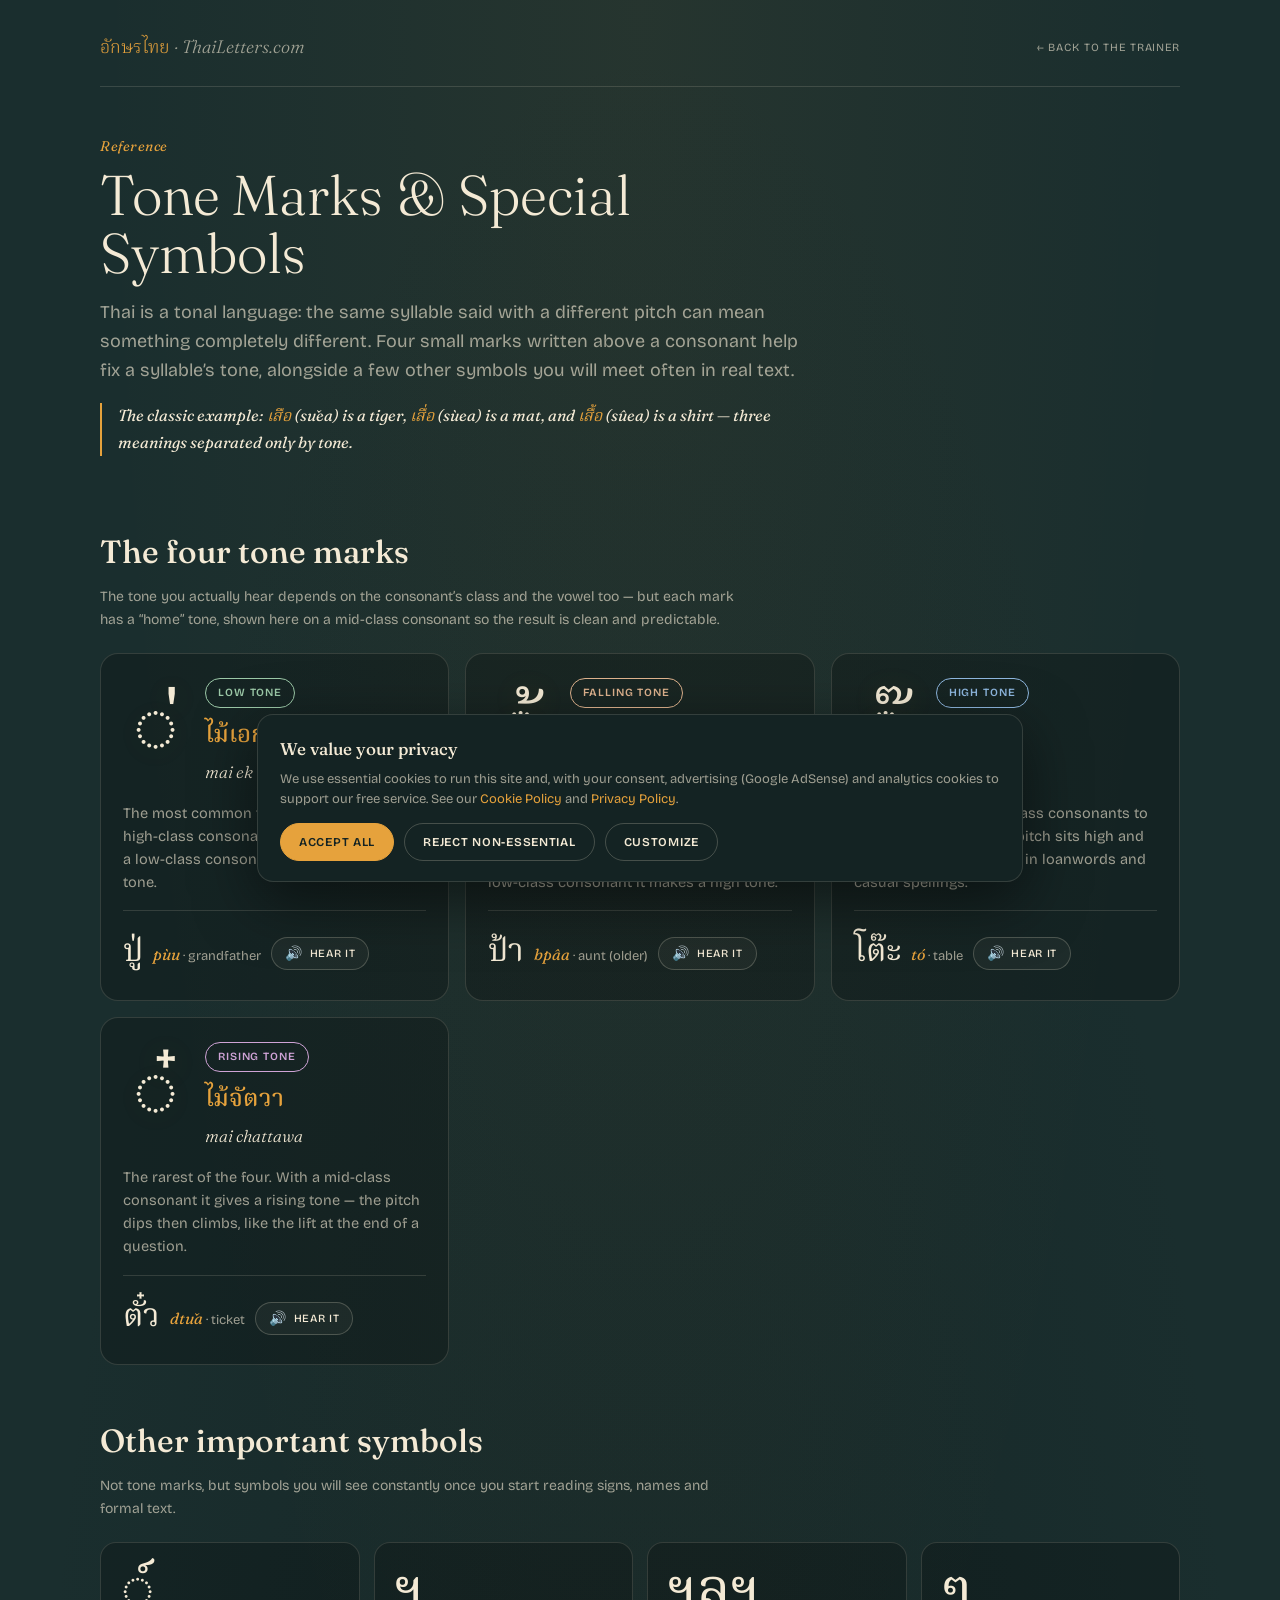
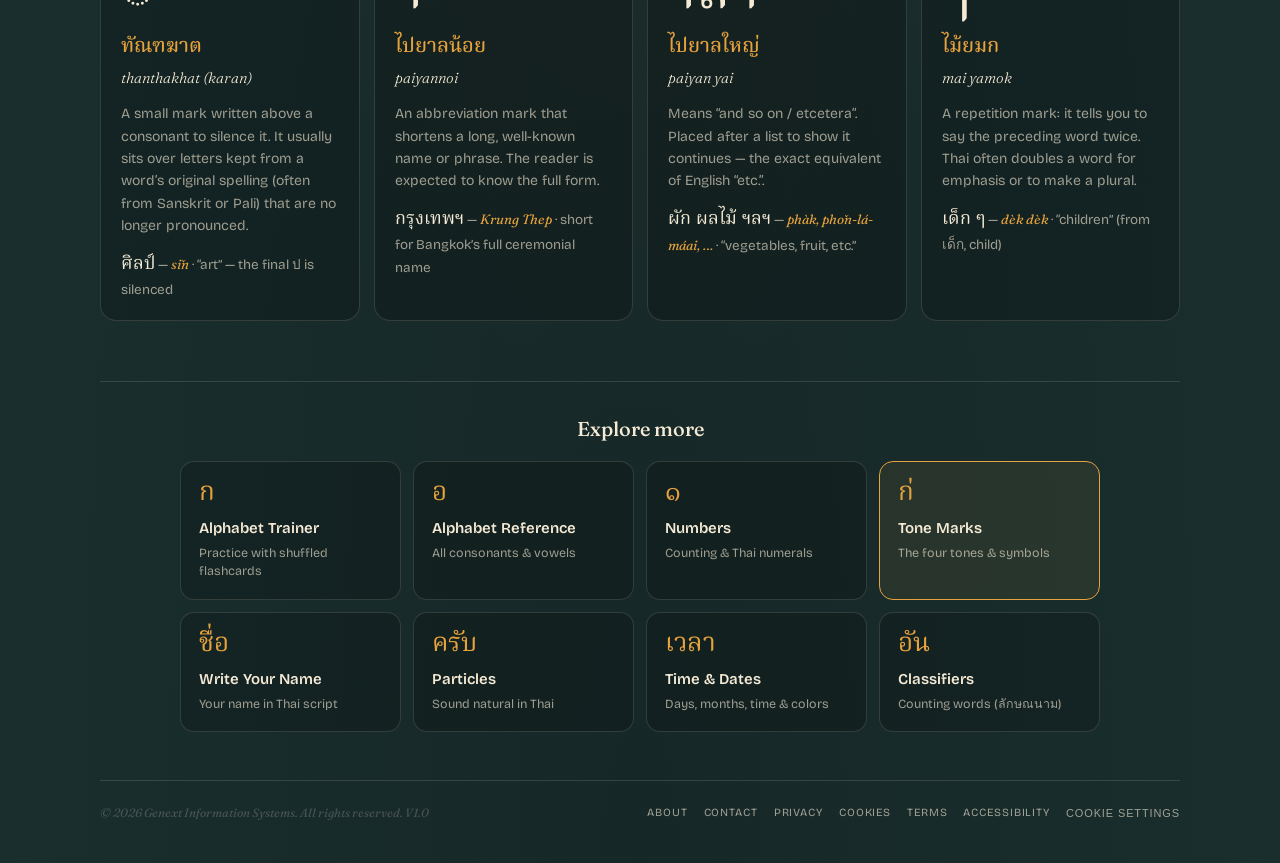
<file: tone-marks.html>
<!DOCTYPE html>
<html lang="en">
<head>
<script async src="https://pagead2.googlesyndication.com/pagead/js/adsbygoogle.js?client=ca-pub-2738929737632064"
     crossorigin="anonymous"></script>
<meta charset="UTF-8">
<meta name="viewport" content="width=device-width, initial-scale=1.0">
<title>Thai Tone Marks &amp; Special Symbols — Mai Ek, Mai Tho &amp; More</title>
<meta name="description" content="Understand the four Thai tone marks — ่ ้ ๊ ๋ (mai ek, mai tho, mai tri, mai chattawa) — the tones they make, plus special symbols like ์, ฯ, ฯลฯ and ๆ. With examples and audio.">
<link rel="canonical" href="https://thailetters.com/tone-marks.html">
<meta name="robots" content="index, follow, max-image-preview:large">
<meta name="author" content="Genext Information Systems">
<meta name="theme-color" content="#1a2e2e">
<meta property="og:type" content="website">
<meta property="og:site_name" content="ThaiLetters.com">
<meta property="og:title" content="Thai Tone Marks &amp; Special Symbols">
<meta property="og:description" content="The four Thai tone marks, the tones they create, and special symbols like the silencer ์ and the etc. mark ฯลฯ — with examples and audio.">
<meta property="og:url" content="https://thailetters.com/tone-marks.html">
<meta property="og:image" content="https://thailetters.com/og-image.png">
<meta property="og:image:width" content="1200">
<meta property="og:image:height" content="630">
<meta property="og:locale" content="en_US">
<meta name="twitter:card" content="summary_large_image">
<meta name="twitter:title" content="Thai Tone Marks &amp; Special Symbols">
<meta name="twitter:description" content="The four Thai tone marks and key special symbols, explained with examples and audio.">
<meta name="twitter:image" content="https://thailetters.com/og-image.png">
<link rel="icon" href="favicon.svg" type="image/svg+xml">
<link rel="apple-touch-icon" href="apple-touch-icon.png">
<link rel="preconnect" href="https://fonts.googleapis.com">
<link rel="preconnect" href="https://fonts.gstatic.com" crossorigin>
<link href="https://fonts.googleapis.com/css2?family=Noto+Serif+Thai:wght@400;500;700&family=Fraunces:ital,opsz,wght@0,9..144,300;0,9..144,500;1,9..144,400&family=Bricolage+Grotesque:wght@400;500;600&display=swap" rel="stylesheet">
<link rel="stylesheet" href="site.css">
<script type="application/ld+json">
{
  "@context": "https://schema.org",
  "@graph": [
    {
      "@type": "WebPage",
      "@id": "https://thailetters.com/tone-marks.html#webpage",
      "url": "https://thailetters.com/tone-marks.html",
      "name": "Thai Tone Marks & Special Symbols",
      "inLanguage": "en",
      "isPartOf": { "@type": "WebSite", "@id": "https://thailetters.com/#website", "name": "ThaiLetters.com" },
      "publisher": { "@type": "Organization", "name": "Genext Information Systems", "url": "https://thailetters.com/" }
    },
    {
      "@type": "BreadcrumbList",
      "itemListElement": [
        { "@type": "ListItem", "position": 1, "name": "Home", "item": "https://thailetters.com/" },
        { "@type": "ListItem", "position": 2, "name": "Tone Marks", "item": "https://thailetters.com/tone-marks.html" }
      ]
    }
  ]
}
</script>
<style>
  .ref-wrap { max-width: 1080px; margin: 0 auto; padding: 32px 24px 40px; }
  .ref-top { display: flex; align-items: center; justify-content: space-between; gap: 16px; flex-wrap: wrap; padding-bottom: 22px; margin-bottom: 8px; border-bottom: 1px solid var(--line); }
  .ref-top .brand { font-family: 'Fraunces', serif; font-style: italic; font-weight: 300; font-size: 18px; color: var(--ink-dim); text-decoration: none; }
  .ref-top .brand .thai-label { font-family: var(--thai-font); font-style: normal; color: var(--accent); }
  .ref-top .back { font-size: 11px; letter-spacing: 0.08em; text-transform: uppercase; color: var(--ink-dim); text-decoration: none; transition: color 0.2s ease; }
  .ref-top .back:hover { color: var(--accent); }

  .ref-hero { padding: 40px 0 8px; max-width: 720px; }
  .ref-hero .eyebrow { font-family: 'Fraunces', serif; font-style: italic; font-size: 14px; color: var(--accent); margin-bottom: 8px; }
  .ref-hero h1 { font-family: 'Fraunces', serif; font-weight: 300; font-size: clamp(34px, 5.5vw, 56px); line-height: 1.04; margin: 0 0 16px; color: var(--ink); }
  .ref-hero p { font-size: 18px; color: var(--ink-dim); line-height: 1.6; margin: 0 0 12px; }
  .ref-hero .lead-note {
    font-family: 'Fraunces', serif; font-style: italic; font-size: 16px; color: var(--ink);
    border-left: 2px solid var(--accent); padding-left: 16px; margin-top: 18px;
  }
  .ref-hero .lead-note [lang="th"] { font-family: var(--thai-font); color: var(--accent); }

  .sec-head { margin: 50px 0 6px; }
  .sec-head h2 { font-family: 'Fraunces', serif; font-weight: 500; font-size: clamp(24px, 3.4vw, 32px); color: var(--ink); margin: 0; }
  .sec-head p { font-size: 14px; color: var(--ink-dim); margin: 6px 0 0; max-width: 640px; }

  /* tone cards 2x2 */
  .tone-grid { display: grid; grid-template-columns: repeat(auto-fit, minmax(300px, 1fr)); gap: 16px; margin-top: 22px; }
  .tone-card {
    display: flex; flex-direction: column; background: rgba(0,0,0,0.22); border: 1px solid var(--line);
    border-radius: 18px; padding: 24px 22px 20px;
    transition: transform 0.18s ease, border-color 0.18s ease, background 0.18s ease;
  }
  .tone-card:hover { transform: translateY(-3px); border-color: var(--accent); background: rgba(0,0,0,0.3); }
  .tc-head { display: flex; align-items: center; gap: 18px; }
  .tc-symbol {
    font-family: var(--thai-font); font-size: 76px; line-height: 1; color: var(--ink); flex: none;
    text-shadow: 0 4px 30px rgba(230,162,60,0.15); min-width: 64px; text-align: center;
  }
  .tc-headtext { flex: 1; }
  .tone-badge {
    display: inline-block; font-family: 'Bricolage Grotesque', sans-serif; font-size: 11px; font-weight: 600;
    letter-spacing: 0.08em; text-transform: uppercase; padding: 5px 12px; border-radius: 999px;
    border: 1px solid currentColor; margin-bottom: 8px;
  }
  .badge-low     { color: #9cc9a8; }
  .badge-falling { color: #e0b48f; }
  .badge-high    { color: #8fb8e0; }
  .badge-rising  { color: #cfa3d6; }
  .tc-name { font-family: var(--thai-font); font-size: 24px; color: var(--accent); font-weight: 500; }
  .tc-roman { font-family: 'Fraunces', serif; font-style: italic; font-weight: 300; font-size: 17px; color: var(--ink); margin-top: 2px; }
  .tc-desc { font-size: 14.5px; color: var(--ink-dim); line-height: 1.6; margin: 16px 0 0; }
  .tc-example {
    margin-top: 16px; padding-top: 16px; border-top: 1px solid var(--line);
    display: flex; align-items: center; flex-wrap: wrap; gap: 10px;
  }
  .ex-word { font-family: var(--thai-font); font-size: 32px; color: var(--ink); }
  .ex-info { font-family: 'Bricolage Grotesque', sans-serif; font-size: 13px; color: var(--ink-dim); }
  .ex-info .ex-roman { font-family: 'Fraunces', serif; font-style: italic; font-size: 16px; color: var(--accent); }

  /* symbols grid */
  .sym-grid { display: grid; grid-template-columns: repeat(auto-fit, minmax(240px, 1fr)); gap: 14px; margin-top: 22px; }
  .sym-card {
    display: flex; flex-direction: column; background: rgba(0,0,0,0.22); border: 1px solid var(--line);
    border-radius: 16px; padding: 22px 20px 18px;
    transition: transform 0.18s ease, border-color 0.18s ease, background 0.18s ease;
  }
  .sym-card:hover { transform: translateY(-3px); border-color: var(--accent); background: rgba(0,0,0,0.3); }
  .sc-symbol { font-family: var(--thai-font); font-size: 56px; line-height: 1; color: var(--ink); }
  .sc-name { font-family: var(--thai-font); font-size: 20px; color: var(--accent); font-weight: 500; margin-top: 10px; }
  .sc-roman { font-family: 'Fraunces', serif; font-style: italic; font-weight: 300; font-size: 15px; color: var(--ink); margin-top: 2px; }
  .sc-desc { font-size: 14px; color: var(--ink-dim); line-height: 1.6; margin: 12px 0 0; }
  .sc-example { margin-top: 12px; font-size: 13.5px; color: var(--ink-dim); }
  .sc-example [lang="th"] { font-family: var(--thai-font); font-size: 18px; color: var(--ink); }
  .sc-example .ex-roman { font-family: 'Fraunces', serif; font-style: italic; color: var(--accent); }

  /* speaker button */
  .speak-btn {
    display: inline-flex; align-items: center; gap: 7px; padding: 7px 13px; border-radius: 999px;
    border: 1px solid var(--ink-faint); background: rgba(244,234,213,0.04); color: var(--ink);
    font-family: 'Bricolage Grotesque', sans-serif; font-size: 11px; font-weight: 500; letter-spacing: 0.06em;
    text-transform: uppercase; cursor: pointer; transition: border-color 0.18s ease, background 0.18s ease, color 0.18s ease;
  }
  .speak-btn:hover { border-color: var(--accent); color: var(--accent); }
  .speak-btn:focus-visible { outline: 2px solid var(--accent); outline-offset: 2px; }
  .speak-btn .spk-icon { font-size: 14px; }
  .speak-btn.speaking { border-color: var(--accent); color: var(--accent); }
  .speak-btn.speaking .spk-icon { animation: spk-pulse 0.7s ease-in-out infinite; }
  @keyframes spk-pulse { 0%,100% { opacity: 1; } 50% { opacity: 0.35; } }

  .page-nav { margin: 60px 0 10px; padding-top: 30px; border-top: 1px solid var(--line); }
  .page-nav h2 { font-family: 'Fraunces', serif; font-weight: 500; font-size: 20px; color: var(--ink); margin: 0 0 16px; text-align: center; }
  .nav-grid { display: grid; grid-template-columns: repeat(auto-fit, minmax(180px, 1fr)); gap: 12px; max-width: 920px; margin: 0 auto; }
  .nav-card { display: flex; flex-direction: column; gap: 4px; padding: 18px; border-radius: 14px; background: rgba(0,0,0,0.2); border: 1px solid var(--line); text-decoration: none; transition: transform 0.18s ease, border-color 0.18s ease, background 0.18s ease; }
  .nav-card:hover { transform: translateY(-3px); border-color: var(--accent); background: rgba(0,0,0,0.3); }
  .nav-card .nc-th { font-family: var(--thai-font); font-size: 26px; color: var(--accent); line-height: 1; }
  .nav-card .nc-title { font-family: 'Bricolage Grotesque', sans-serif; font-weight: 600; font-size: 15px; color: var(--ink); margin-top: 6px; }
  .nav-card .nc-desc { font-size: 12.5px; color: var(--ink-dim); line-height: 1.45; }
  .nav-card[aria-current="page"] { border-color: var(--accent); background: rgba(230,162,60,0.08); }

  @media (prefers-reduced-motion: reduce) {
    .tone-card, .sym-card, .nav-card, .speak-btn { transition: none; }
    .speak-btn.speaking .spk-icon { animation: none; }
  }
</style>
</head>
<body class="doc">
<a class="skip-link" href="#main">Skip to main content</a>
<div class="ref-wrap">

  <header class="ref-top">
    <a class="brand" href="index.html"><span class="thai-label">อักษรไทย</span> · ThaiLetters.com</a>
    <a class="back" href="index.html">&larr; Back to the trainer</a>
  </header>

  <main id="main">
    <section class="ref-hero">
      <div class="eyebrow">Reference</div>
      <h1>Tone Marks &amp; Special Symbols</h1>
      <p>Thai is a tonal language: the same syllable said with a different pitch can mean something completely different. Four small marks written above a consonant help fix a syllable’s tone, alongside a few other symbols you will meet often in real text.</p>
      <p class="lead-note">The classic example: <span lang="th">เสือ</span> (sǔea) is a <em>tiger</em>, <span lang="th">เสื่อ</span> (sùea) is a <em>mat</em>, and <span lang="th">เสื้อ</span> (sûea) is a <em>shirt</em> — three meanings separated only by tone.</p>
    </section>

    <section aria-labelledby="tones-head">
      <div class="sec-head">
        <h2 id="tones-head">The four tone marks</h2>
        <p>The tone you actually hear depends on the consonant’s class and the vowel too — but each mark has a “home” tone, shown here on a mid-class consonant so the result is clean and predictable.</p>
      </div>
      <div class="tone-grid" id="toneGrid"></div>
    </section>

    <section aria-labelledby="sym-head">
      <div class="sec-head">
        <h2 id="sym-head">Other important symbols</h2>
        <p>Not tone marks, but symbols you will see constantly once you start reading signs, names and formal text.</p>
      </div>
      <div class="sym-grid" id="symGrid"></div>
    </section>

    <nav class="page-nav" aria-label="Explore more references">
      <h2>Explore more</h2>
      <div class="nav-grid">
        <a class="nav-card" href="index.html"><span class="nc-th">ก</span><span class="nc-title">Alphabet Trainer</span><span class="nc-desc">Practice with shuffled flashcards</span></a>
        <a class="nav-card" href="alphabet.html"><span class="nc-th">อ</span><span class="nc-title">Alphabet Reference</span><span class="nc-desc">All consonants &amp; vowels</span></a>
        <a class="nav-card" href="numbers.html"><span class="nc-th">๑</span><span class="nc-title">Numbers</span><span class="nc-desc">Counting &amp; Thai numerals</span></a>
        <a class="nav-card" href="tone-marks.html" aria-current="page"><span class="nc-th">ก่</span><span class="nc-title">Tone Marks</span><span class="nc-desc">The four tones &amp; symbols</span></a>
        <a class="nav-card" href="write-thai.html"><span class="nc-th">ชื่อ</span><span class="nc-title">Write Your Name</span><span class="nc-desc">Your name in Thai script</span></a>
        <a class="nav-card" href="particles.html"><span class="nc-th">ครับ</span><span class="nc-title">Particles</span><span class="nc-desc">Sound natural in Thai</span></a>
        <a class="nav-card" href="time-dates-colors.html"><span class="nc-th">เวลา</span><span class="nc-title">Time &amp; Dates</span><span class="nc-desc">Days, months, time &amp; colors</span></a>
        <a class="nav-card" href="classifiers.html"><span class="nc-th">อัน</span><span class="nc-title">Classifiers</span><span class="nc-desc">Counting words (ลักษณนาม)</span></a>
      </div>
    </nav>
  </main>

  <footer class="doc-foot">
    <div class="sf-copy">&copy; 2026 Genext Information Systems. All rights reserved. V1.0</div>
    <nav aria-label="Site and legal links">
      <a href="about.html">About</a>
      <a href="contact.html">Contact</a>
      <a href="privacy.html">Privacy</a>
      <a href="cookie-policy.html">Cookies</a>
      <a href="terms.html">Terms</a>
      <a href="accessibility.html">Accessibility</a>
      <button type="button" class="sf-link-btn" data-cookie-settings>Cookie settings</button>
    </nav>
  </footer>
</div>

<script>
// ---- TONE MARK DATA ----
const toneMarks = [
  {
    symbol: '◌่', tone: 'Low tone', toneClass: 'low',
    nameThai: 'ไม้เอก', roman: 'mai ek',
    desc: 'The most common tone mark. On a mid- or high-class consonant it gives a low tone; on a low-class consonant it produces a falling tone.',
    exWord: 'ปู่', exRoman: 'pùu', exMean: 'grandfather'
  },
  {
    symbol: '◌้', tone: 'Falling tone', toneClass: 'falling',
    nameThai: 'ไม้โท', roman: 'mai tho',
    desc: 'On a mid- or high-class consonant this gives a falling tone — the pitch drops sharply, a bit like an emphatic “No!”. On a low-class consonant it makes a high tone.',
    exWord: 'ป้า', exRoman: 'bpâa', exMean: 'aunt (older)'
  },
  {
    symbol: '◌๊', tone: 'High tone', toneClass: 'high',
    nameThai: 'ไม้ตรี', roman: 'mai tri',
    desc: 'Used mainly with mid-class consonants to force a high tone — the pitch sits high and level. You will see it a lot in loanwords and casual spellings.',
    exWord: 'โต๊ะ', exRoman: 'tó', exMean: 'table'
  },
  {
    symbol: '◌๋', tone: 'Rising tone', toneClass: 'rising',
    nameThai: 'ไม้จัตวา', roman: 'mai chattawa',
    desc: 'The rarest of the four. With a mid-class consonant it gives a rising tone — the pitch dips then climbs, like the lift at the end of a question.',
    exWord: 'ตั๋ว', exRoman: 'dtǔa', exMean: 'ticket'
  },
];

const symbols = [
  {
    symbol: '◌์', nameThai: 'ทัณฑฆาต', roman: 'thanthakhat (karan)',
    desc: 'A small mark written above a consonant to silence it. It usually sits over letters kept from a word’s original spelling (often from Sanskrit or Pali) that are no longer pronounced.',
    exWord: 'ศิลป์', exRoman: 'sǐn', exMean: '“art” — the final ป is silenced'
  },
  {
    symbol: 'ฯ', nameThai: 'ไปยาลน้อย', roman: 'paiyannoi',
    desc: 'An abbreviation mark that shortens a long, well-known name or phrase. The reader is expected to know the full form.',
    exWord: 'กรุงเทพฯ', exRoman: 'Krung Thep', exMean: 'short for Bangkok’s full ceremonial name'
  },
  {
    symbol: 'ฯลฯ', nameThai: 'ไปยาลใหญ่', roman: 'paiyan yai',
    desc: 'Means “and so on / etcetera”. Placed after a list to show it continues — the exact equivalent of English “etc.”.',
    exWord: 'ผัก ผลไม้ ฯลฯ', exRoman: 'phàk, phǒn-lá-máai, …', exMean: '“vegetables, fruit, etc.”'
  },
  {
    symbol: 'ๆ', nameThai: 'ไม้ยมก', roman: 'mai yamok',
    desc: 'A repetition mark: it tells you to say the preceding word twice. Thai often doubles a word for emphasis or to make a plural.',
    exWord: 'เด็ก ๆ', exRoman: 'dèk dèk', exMean: '“children” (from เด็ก, child)'
  },
];

// ---- RENDER ----
function speakBtn(thai, roman) {
  return '<button class="speak-btn" type="button" data-thai="' + thai + '" data-translit="' + roman +
    '" aria-label="Hear ' + roman + ' pronounced"><span class="spk-icon" aria-hidden="true">&#128266;</span> Hear it</button>';
}

document.getElementById('toneGrid').innerHTML = toneMarks.map(t =>
  '<article class="tone-card">' +
    '<div class="tc-head">' +
      '<div class="tc-symbol" lang="th">' + t.symbol + '</div>' +
      '<div class="tc-headtext">' +
        '<span class="tone-badge badge-' + t.toneClass + '">' + t.tone + '</span>' +
        '<div class="tc-name" lang="th">' + t.nameThai + '</div>' +
        '<div class="tc-roman">' + t.roman + '</div>' +
      '</div>' +
    '</div>' +
    '<p class="tc-desc">' + t.desc + '</p>' +
    '<div class="tc-example">' +
      '<span class="ex-word" lang="th">' + t.exWord + '</span>' +
      '<span class="ex-info"><span class="ex-roman">' + t.exRoman + '</span> · ' + t.exMean + '</span>' +
      speakBtn(t.exWord, t.exRoman) +
    '</div>' +
  '</article>'
).join('');

document.getElementById('symGrid').innerHTML = symbols.map(s =>
  '<article class="sym-card">' +
    '<div class="sc-symbol" lang="th">' + s.symbol + '</div>' +
    '<div class="sc-name" lang="th">' + s.nameThai + '</div>' +
    '<div class="sc-roman">' + s.roman + '</div>' +
    '<p class="sc-desc">' + s.desc + '</p>' +
    '<div class="sc-example"><span lang="th">' + s.exWord + '</span> — <span class="ex-roman">' + s.exRoman + '</span> · ' + s.exMean + '</div>' +
  '</article>'
).join('');

// ---- TEXT TO SPEECH (same mechanism as the trainer) ----
const synth = ('speechSynthesis' in window) ? window.speechSynthesis : null;
let thaiVoice = null;
function pickThaiVoice() {
  if (!synth) return;
  const voices = synth.getVoices();
  thaiVoice = voices.find(v => v.lang && v.lang.toLowerCase().replace('_', '-').startsWith('th'))
           || voices.find(v => /thai/i.test(v.name)) || null;
}
if (synth) { pickThaiVoice(); synth.addEventListener('voiceschanged', pickThaiVoice); }

function speak(btn) {
  if (!synth) return;
  try { synth.cancel(); } catch (e) {}
  document.querySelectorAll('.speak-btn.speaking').forEach(b => b.classList.remove('speaking'));
  pickThaiVoice();
  let text, lang, voice;
  if (thaiVoice) { text = btn.dataset.thai; lang = 'th-TH'; voice = thaiVoice; }
  else           { text = btn.dataset.translit || btn.dataset.thai; lang = 'en-US'; voice = null; }
  const u = new SpeechSynthesisUtterance(text);
  u.lang = lang;
  if (voice) u.voice = voice;
  u.rate = 0.8; u.pitch = 1;
  u.onend = () => btn.classList.remove('speaking');
  u.onerror = () => btn.classList.remove('speaking');
  btn.classList.add('speaking');
  synth.speak(u);
}

document.body.addEventListener('click', (e) => {
  const btn = e.target.closest('.speak-btn');
  if (btn) speak(btn);
});
</script>
<script src="cookie-consent.js" defer></script>
</body>
</html>
</file>
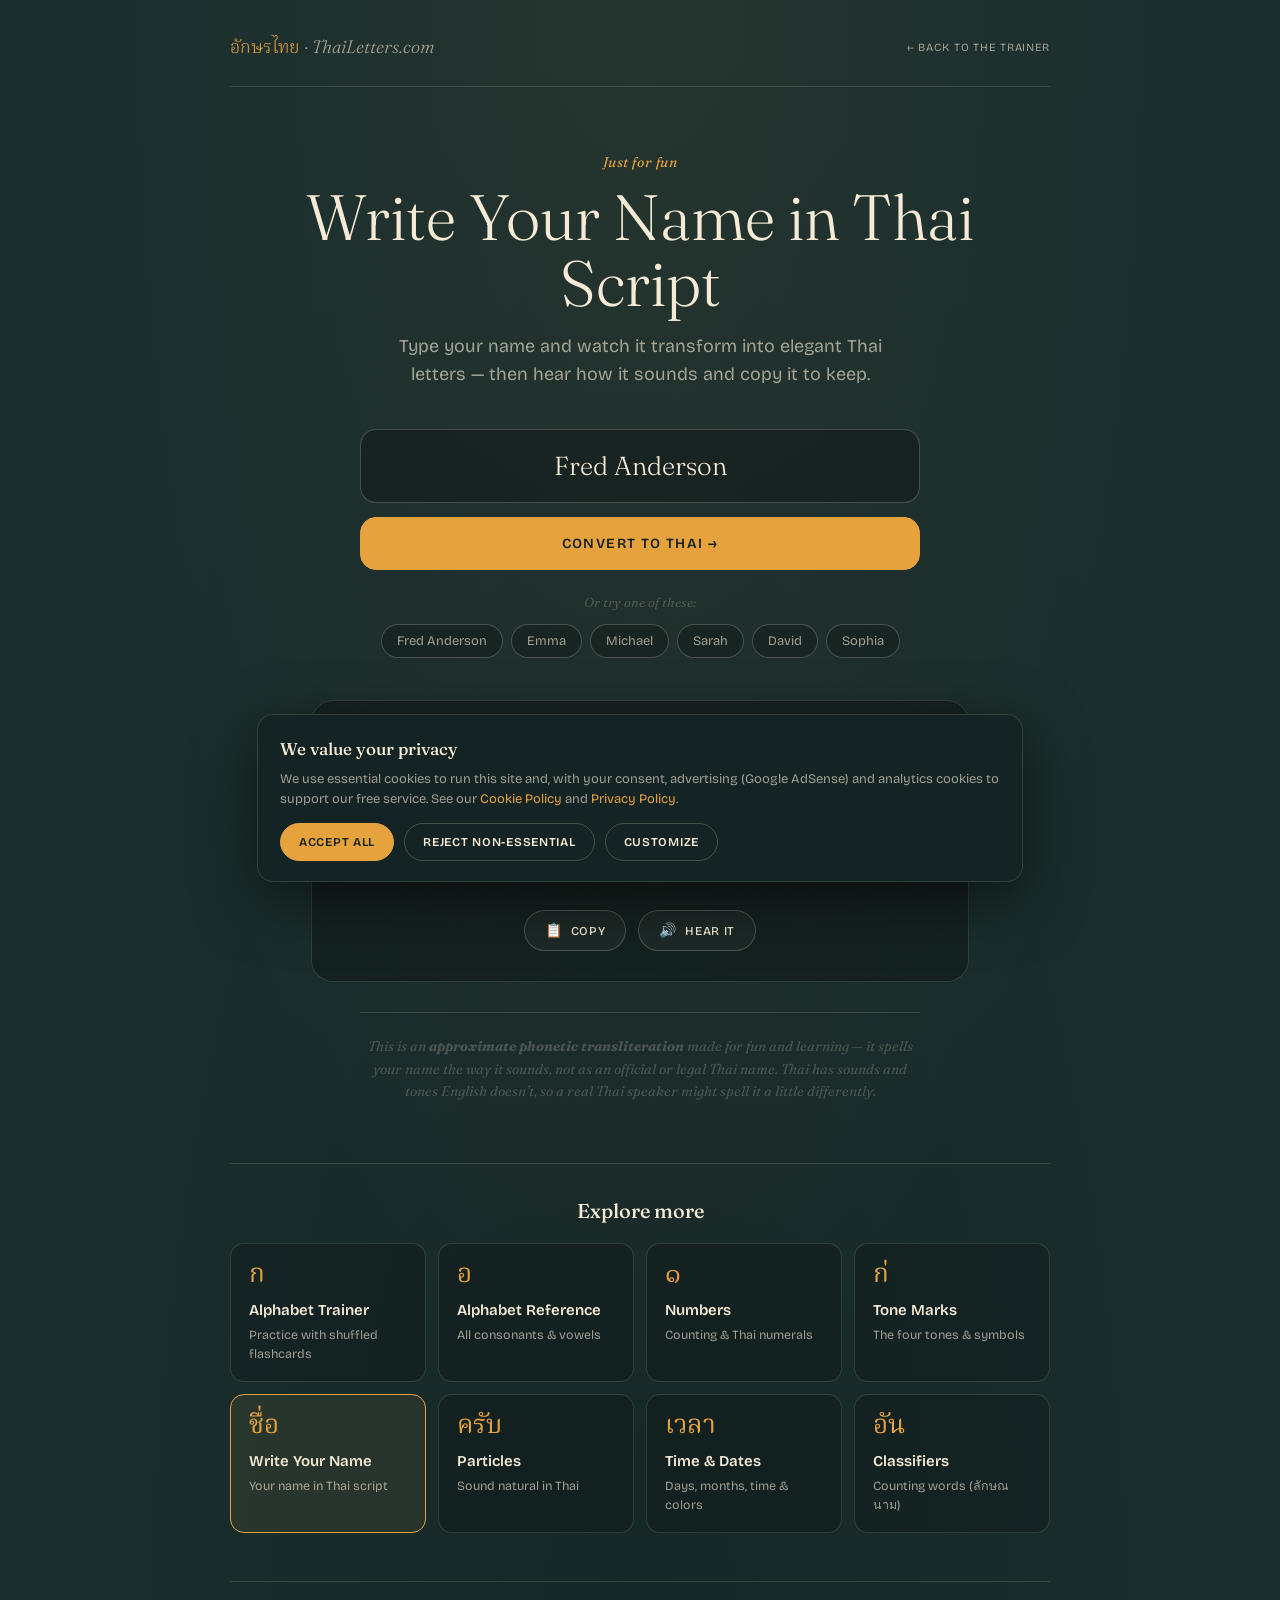
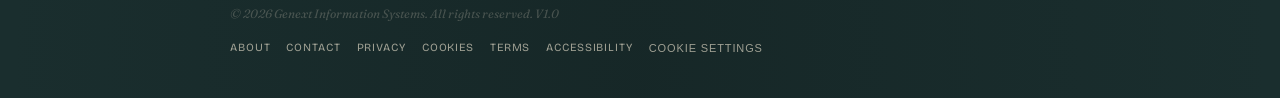
<file: write-thai.html>
<!DOCTYPE html>
<html lang="en">
<head>
<script async src="https://pagead2.googlesyndication.com/pagead/js/adsbygoogle.js?client=ca-pub-2738929737632064"
     crossorigin="anonymous"></script>
<meta charset="UTF-8">
<meta name="viewport" content="width=device-width, initial-scale=1.0">
<title>Write Your Name in Thai — Free Name-to-Thai Script Converter</title>
<meta name="description" content="Type your name and see it written in Thai script. A fun, free phonetic name converter with audio and copy — turn names like Fred Anderson into เฟรด แอนเดอร์สัน.">
<link rel="canonical" href="https://thailetters.com/write-thai.html">
<meta name="robots" content="index, follow, max-image-preview:large">
<meta name="author" content="Genext Information Systems">
<meta name="theme-color" content="#1a2e2e">
<meta property="og:type" content="website">
<meta property="og:site_name" content="ThaiLetters.com">
<meta property="og:title" content="Write Your Name in Thai Script">
<meta property="og:description" content="Type your name and see it written in Thai script — a fun, free phonetic converter with audio.">
<meta property="og:url" content="https://thailetters.com/write-thai.html">
<meta property="og:image" content="https://thailetters.com/og-image.png">
<meta property="og:image:width" content="1200">
<meta property="og:image:height" content="630">
<meta property="og:locale" content="en_US">
<meta name="twitter:card" content="summary_large_image">
<meta name="twitter:title" content="Write Your Name in Thai Script">
<meta name="twitter:description" content="Type your name and see it written in Thai script — a fun, free phonetic converter.">
<meta name="twitter:image" content="https://thailetters.com/og-image.png">
<link rel="icon" href="favicon.svg" type="image/svg+xml">
<link rel="apple-touch-icon" href="apple-touch-icon.png">
<link rel="preconnect" href="https://fonts.googleapis.com">
<link rel="preconnect" href="https://fonts.gstatic.com" crossorigin>
<link href="https://fonts.googleapis.com/css2?family=Noto+Serif+Thai:wght@400;500;700&family=Fraunces:ital,opsz,wght@0,9..144,300;0,9..144,500;1,9..144,400&family=Bricolage+Grotesque:wght@400;500;600&display=swap" rel="stylesheet">
<link rel="stylesheet" href="site.css">
<script type="application/ld+json">
{
  "@context": "https://schema.org",
  "@graph": [
    {
      "@type": "WebApplication",
      "@id": "https://thailetters.com/write-thai.html#app",
      "url": "https://thailetters.com/write-thai.html",
      "name": "Write Your Name in Thai",
      "applicationCategory": "EducationalApplication",
      "operatingSystem": "Any (web browser)",
      "isAccessibleForFree": true,
      "inLanguage": "en",
      "description": "A free phonetic converter that writes English names in Thai script.",
      "publisher": { "@type": "Organization", "name": "Genext Information Systems", "url": "https://thailetters.com/" }
    },
    {
      "@type": "BreadcrumbList",
      "itemListElement": [
        { "@type": "ListItem", "position": 1, "name": "Home", "item": "https://thailetters.com/" },
        { "@type": "ListItem", "position": 2, "name": "Write Your Name", "item": "https://thailetters.com/write-thai.html" }
      ]
    }
  ]
}
</script>
<style>
  .ref-wrap { max-width: 820px; margin: 0 auto; padding: 32px 24px 40px; }
  .ref-top { display: flex; align-items: center; justify-content: space-between; gap: 16px; flex-wrap: wrap; padding-bottom: 22px; margin-bottom: 8px; border-bottom: 1px solid var(--line); }
  .ref-top .brand { font-family: 'Fraunces', serif; font-style: italic; font-weight: 300; font-size: 18px; color: var(--ink-dim); text-decoration: none; }
  .ref-top .brand .thai-label { font-family: var(--thai-font); font-style: normal; color: var(--accent); }
  .ref-top .back { font-size: 11px; letter-spacing: 0.08em; text-transform: uppercase; color: var(--ink-dim); text-decoration: none; transition: color 0.2s ease; }
  .ref-top .back:hover { color: var(--accent); }

  .hero { text-align: center; padding: 56px 0 8px; }
  .hero .eyebrow { font-family: 'Fraunces', serif; font-style: italic; font-size: 14px; color: var(--accent); margin-bottom: 10px; }
  .hero h1 { font-family: 'Fraunces', serif; font-weight: 300; font-size: clamp(36px, 6.5vw, 64px); line-height: 1.03; margin: 0 0 16px; color: var(--ink); }
  .hero p { font-size: 18px; color: var(--ink-dim); line-height: 1.6; margin: 0 auto; max-width: 540px; }

  .input-area { margin: 40px auto 0; max-width: 560px; }
  .name-input {
    width: 100%; box-sizing: border-box; text-align: center;
    padding: 20px 22px; background: rgba(0,0,0,0.26); border: 1px solid var(--ink-faint);
    border-radius: 16px; color: var(--ink);
    font-family: 'Fraunces', serif; font-weight: 300; font-size: 26px;
    transition: border-color 0.18s ease, background 0.18s ease;
  }
  .name-input::placeholder { color: var(--ink-faint); }
  .name-input:focus { outline: none; border-color: var(--accent); background: rgba(0,0,0,0.34); }
  .convert-btn {
    display: block; width: 100%; margin-top: 14px; padding: 17px 26px;
    border-radius: 16px; border: 1px solid var(--accent); background: var(--accent); color: var(--bg-deeper);
    font-family: 'Bricolage Grotesque', sans-serif; font-size: 14px; font-weight: 600;
    letter-spacing: 0.1em; text-transform: uppercase; cursor: pointer; transition: filter 0.18s ease;
  }
  .convert-btn:hover { filter: brightness(1.08); }
  .convert-btn:focus-visible { outline: 2px solid var(--ink); outline-offset: 3px; }

  /* example chips */
  .chips { display: flex; flex-wrap: wrap; gap: 8px; justify-content: center; margin: 22px auto 0; max-width: 560px; }
  .chips .chip-label { width: 100%; text-align: center; font-family: 'Fraunces', serif; font-style: italic; font-size: 13px; color: var(--ink-faint); margin-bottom: 2px; }
  .chip {
    background: rgba(0,0,0,0.22); border: 1px solid var(--ink-faint); color: var(--ink-dim);
    font-family: 'Bricolage Grotesque', sans-serif; font-size: 13px; padding: 8px 15px; border-radius: 999px;
    cursor: pointer; transition: all 0.18s ease;
  }
  .chip:hover { color: var(--bg-deeper); background: var(--accent); border-color: var(--accent); }
  .chip:focus-visible { outline: 2px solid var(--accent); outline-offset: 2px; }

  /* result card */
  .result {
    margin: 34px auto 0; max-width: 600px; text-align: center;
    background: rgba(0,0,0,0.26); border: 1px solid var(--line); border-radius: 22px;
    padding: 0 28px; max-height: 0; opacity: 0; overflow: hidden;
    transition: max-height 0.5s ease, opacity 0.45s ease, padding 0.45s ease;
  }
  .result.shown { max-height: 440px; opacity: 1; padding: 36px 28px 30px; }
  .result .r-label { font-family: 'Bricolage Grotesque', sans-serif; font-size: 11px; letter-spacing: 0.16em; text-transform: uppercase; color: var(--ink-faint); }
  .result .r-source { font-family: 'Fraunces', serif; font-style: italic; font-size: 18px; color: var(--ink-dim); margin-top: 4px; }
  .result .r-thai {
    font-family: var(--thai-font); font-weight: 500; font-size: clamp(40px, 9vw, 72px);
    color: var(--accent); line-height: 1.25; margin: 14px 0 8px; word-break: break-word;
    text-shadow: 0 4px 40px rgba(230,162,60,0.18);
  }
  .r-actions { display: flex; gap: 12px; justify-content: center; flex-wrap: wrap; margin-top: 18px; }
  .r-btn {
    display: inline-flex; align-items: center; gap: 8px; padding: 11px 20px; border-radius: 999px;
    border: 1px solid var(--ink-faint); background: rgba(244,234,213,0.04); color: var(--ink);
    font-family: 'Bricolage Grotesque', sans-serif; font-size: 12px; font-weight: 500;
    letter-spacing: 0.06em; text-transform: uppercase; cursor: pointer;
    transition: border-color 0.18s ease, background 0.18s ease, color 0.18s ease;
  }
  .r-btn:hover { border-color: var(--accent); color: var(--accent); }
  .r-btn:focus-visible { outline: 2px solid var(--accent); outline-offset: 2px; }
  .r-btn .ico { font-size: 14px; }
  .r-btn.copied { border-color: #5fd38a; color: #5fd38a; }
  .r-btn.speaking { border-color: var(--accent); color: var(--accent); }
  .r-btn.speaking .ico { animation: spk-pulse 0.7s ease-in-out infinite; }
  @keyframes spk-pulse { 0%,100% { opacity: 1; } 50% { opacity: 0.35; } }

  .disclaimer {
    max-width: 560px; margin: 30px auto 0; text-align: center;
    font-family: 'Fraunces', serif; font-style: italic; font-size: 14px; color: var(--ink-faint);
    line-height: 1.6; border-top: 1px solid var(--line); padding-top: 22px;
  }

  .page-nav { margin: 60px 0 10px; padding-top: 30px; border-top: 1px solid var(--line); }
  .page-nav h2 { font-family: 'Fraunces', serif; font-weight: 500; font-size: 20px; color: var(--ink); margin: 0 0 16px; text-align: center; }
  .nav-grid { display: grid; grid-template-columns: repeat(auto-fit, minmax(180px, 1fr)); gap: 12px; max-width: 920px; margin: 0 auto; }
  .nav-card { display: flex; flex-direction: column; gap: 4px; padding: 18px; border-radius: 14px; background: rgba(0,0,0,0.2); border: 1px solid var(--line); text-decoration: none; transition: transform 0.18s ease, border-color 0.18s ease, background 0.18s ease; }
  .nav-card:hover { transform: translateY(-3px); border-color: var(--accent); background: rgba(0,0,0,0.3); }
  .nav-card .nc-th { font-family: var(--thai-font); font-size: 26px; color: var(--accent); line-height: 1; }
  .nav-card .nc-title { font-family: 'Bricolage Grotesque', sans-serif; font-weight: 600; font-size: 15px; color: var(--ink); margin-top: 6px; }
  .nav-card .nc-desc { font-size: 12.5px; color: var(--ink-dim); line-height: 1.45; }
  .nav-card[aria-current="page"] { border-color: var(--accent); background: rgba(230,162,60,0.08); }

  @media (prefers-reduced-motion: reduce) {
    .result, .nav-card, .r-btn, .chip, .name-input, .convert-btn { transition: none; }
    .r-btn.speaking .ico { animation: none; }
  }
</style>
</head>
<body class="doc">
<a class="skip-link" href="#main">Skip to main content</a>
<div class="ref-wrap">

  <header class="ref-top">
    <a class="brand" href="index.html"><span class="thai-label">อักษรไทย</span> · ThaiLetters.com</a>
    <a class="back" href="index.html">&larr; Back to the trainer</a>
  </header>

  <main id="main">
    <section class="hero">
      <div class="eyebrow">Just for fun</div>
      <h1>Write Your Name in Thai Script</h1>
      <p>Type your name and watch it transform into elegant Thai letters — then hear how it sounds and copy it to keep.</p>

      <div class="input-area">
        <label for="nameInput" class="skip-link">Enter your name</label>
        <input class="name-input" id="nameInput" type="text" placeholder="Enter your full name" value="Fred Anderson" autocomplete="off" spellcheck="false">
        <button class="convert-btn" id="convertBtn" type="button">Convert to Thai &rarr;</button>
      </div>

      <div class="chips" id="chips">
        <span class="chip-label">Or try one of these:</span>
      </div>
    </section>

    <section class="result" id="result" aria-live="polite">
      <div class="r-label">Your name in Thai</div>
      <div class="r-source" id="rSource"></div>
      <div class="r-thai" id="rThai" lang="th"></div>
      <div class="r-actions">
        <button class="r-btn" id="copyBtn" type="button"><span class="ico" aria-hidden="true">&#128203;</span> <span class="copy-text">Copy</span></button>
        <button class="r-btn" id="hearBtn" type="button"><span class="ico" aria-hidden="true">&#128266;</span> Hear it</button>
      </div>
    </section>

    <p class="disclaimer">
      This is an <strong>approximate phonetic transliteration</strong> made for fun and learning — it spells your name the way it sounds, not as an official or legal Thai name. Thai has sounds and tones English doesn’t, so a real Thai speaker might spell it a little differently.
    </p>

    <nav class="page-nav" aria-label="Explore more references">
      <h2>Explore more</h2>
      <div class="nav-grid">
        <a class="nav-card" href="index.html"><span class="nc-th">ก</span><span class="nc-title">Alphabet Trainer</span><span class="nc-desc">Practice with shuffled flashcards</span></a>
        <a class="nav-card" href="alphabet.html"><span class="nc-th">อ</span><span class="nc-title">Alphabet Reference</span><span class="nc-desc">All consonants &amp; vowels</span></a>
        <a class="nav-card" href="numbers.html"><span class="nc-th">๑</span><span class="nc-title">Numbers</span><span class="nc-desc">Counting &amp; Thai numerals</span></a>
        <a class="nav-card" href="tone-marks.html"><span class="nc-th">ก่</span><span class="nc-title">Tone Marks</span><span class="nc-desc">The four tones &amp; symbols</span></a>
        <a class="nav-card" href="write-thai.html" aria-current="page"><span class="nc-th">ชื่อ</span><span class="nc-title">Write Your Name</span><span class="nc-desc">Your name in Thai script</span></a>
        <a class="nav-card" href="particles.html"><span class="nc-th">ครับ</span><span class="nc-title">Particles</span><span class="nc-desc">Sound natural in Thai</span></a>
        <a class="nav-card" href="time-dates-colors.html"><span class="nc-th">เวลา</span><span class="nc-title">Time &amp; Dates</span><span class="nc-desc">Days, months, time &amp; colors</span></a>
        <a class="nav-card" href="classifiers.html"><span class="nc-th">อัน</span><span class="nc-title">Classifiers</span><span class="nc-desc">Counting words (ลักษณนาม)</span></a>
      </div>
    </nav>
  </main>

  <footer class="doc-foot">
    <div class="sf-copy">&copy; 2026 Genext Information Systems. All rights reserved. V1.0</div>
    <nav aria-label="Site and legal links">
      <a href="about.html">About</a>
      <a href="contact.html">Contact</a>
      <a href="privacy.html">Privacy</a>
      <a href="cookie-policy.html">Cookies</a>
      <a href="terms.html">Terms</a>
      <a href="accessibility.html">Accessibility</a>
      <button type="button" class="sf-link-btn" data-cookie-settings>Cookie settings</button>
    </nav>
  </footer>
</div>

<script>
// =========================================================
//  English → Thai phonetic transliteration (vanilla JS)
//  Dictionary-first for well-known names, with a general
//  rule-based fallback for anything else.
// =========================================================

// Known good spellings for common names (keeps showcased names natural)
const wordDict = {
  'fred':'เฟรด', 'anderson':'แอนเดอร์สัน',
  'john':'จอห์น', 'emma':'เอ็มม่า', 'michael':'ไมเคิล', 'sarah':'ซาร่า',
  'david':'เดวิด', 'maria':'มาเรีย', 'alex':'อเล็กซ์', 'sophia':'โซเฟีย',
  'daniel':'แดเนียล', 'lisa':'ลิซ่า', 'james':'เจมส์', 'anna':'แอนนา',
  'tom':'ทอม', 'thomas':'โทมัส', 'peter':'ปีเตอร์', 'william':'วิลเลียม',
  'robert':'โรเบิร์ต', 'mary':'แมรี่', 'kate':'เคต', 'mike':'ไมค์',
  'chris':'คริส', 'george':'จอร์จ', 'laura':'ลอร่า', 'nina':'นีน่า',
  'ben':'เบน', 'sam':'แซม', 'jenny':'เจนนี่', 'paul':'พอล',
  'grace':'เกรซ', 'lucy':'ลูซี่', 'noah':'โนอาห์', 'olivia':'โอลิเวีย'
};

const CONS = {
  'tch':'ช','sch':'สค','th':'ธ','ph':'ฟ','ch':'ช','sh':'ช','ck':'ค',
  'ng':'ง','qu':'คว','wh':'ว','gh':'','kn':'น','wr':'ร','ts':'ทซ',
  'b':'บ','c':'ค','d':'ด','f':'ฟ','g':'ก','h':'ฮ','j':'จ','k':'ค',
  'l':'ล','m':'ม','n':'น','p':'พ','q':'ค','r':'ร','s':'ส','t':'ต',
  'v':'ว','w':'ว','x':'กซ','y':'ย','z':'ซ'
};

// vowels written BEFORE the consonant in Thai
const VPRE = { 'e':'เ','o':'โ','ai':'ไ','ay':'ไ','oa':'โ','ei':'เ','ey':'เ','i':'' };
// vowels written AFTER / above / below the consonant
const VPOST = {
  'a':'า','i':'ิ','u':'ุ','y':'ี',
  'ee':'ี','ea':'ี','ie':'ี','oo':'ู','ou':'าว','ow':'าว',
  'au':'อ','aw':'อ','oi':'อย','oy':'อย','oe':'ู','ue':'ู','ui':'ุย'
};

const VOWELS = 'aeiouy';
const isVowel = ch => VOWELS.indexOf(ch) !== -1;

function tokenize(w) {
  const cdig = ['tch','sch','ts','th','ph','ch','sh','ck','ng','qu','wh','gh','kn','wr'];
  const vdig = ['eau','ee','ea','ai','ay','oa','oo','ou','ow','au','aw','oi','oy','ie','ei','ey','oe','ue','ui'];
  const tokens = [];
  let i = 0;
  while (i < w.length) {
    let hit = null;
    for (const d of cdig) { if (w.startsWith(d, i)) { hit = { t:'c', v:d }; break; } }
    if (!hit) for (const d of vdig) { if (w.startsWith(d, i)) { hit = { t:'v', v:d }; break; } }
    if (hit) { tokens.push(hit); i += hit.v.length; continue; }
    const ch = w[i];
    tokens.push({ t: isVowel(ch) ? 'v' : 'c', v: ch });
    i++;
  }
  return tokens;
}

function mapConsCluster(arr) {
  return arr.map(c => CONS[c] !== undefined ? CONS[c] : c).join('');
}

function transliterateWord(raw) {
  let w = raw.toLowerCase().replace(/[^a-z]/g, '');
  if (!w) return '';
  if (wordDict[w]) return wordDict[w];

  // drop a silent trailing "e" (kate, jane) — but keep short words like "the"
  if (w.length > 2 && w.endsWith('e') && !isVowel(w[w.length - 2])) w = w.slice(0, -1);
  // drop a silent trailing "h" after a vowel (hannah, leah, dinah)
  if (w.length > 2 && w.endsWith('h') && isVowel(w[w.length - 2])) w = w.slice(0, -1);

  const tokens = tokenize(w);
  let out = '';
  let consBuf = [];

  const flush = (vTok) => {
    const cons = consBuf.length ? mapConsCluster(consBuf) : 'อ';
    consBuf = [];
    if (!vTok) { out += cons; return; }
    const v = vTok.v;
    if (VPRE[v] !== undefined) {
      out += VPRE[v] + cons + (VPOST[v] || '');
    } else {
      out += cons + (VPOST[v] || 'ะ');
    }
  };

  for (const tok of tokens) {
    if (tok.t === 'c') { consBuf.push(tok.v); }
    else { flush(tok); }
  }
  if (consBuf.length) flush(null); // trailing consonants become the final
  return out;
}

function transliterateName(name) {
  return name.trim().split(/\s+/).filter(Boolean).map(transliterateWord).join(' ');
}

// =========================================================
//  UI
// =========================================================
const nameInput = document.getElementById('nameInput');
const convertBtn = document.getElementById('convertBtn');
const result = document.getElementById('result');
const rThai = document.getElementById('rThai');
const rSource = document.getElementById('rSource');
const copyBtn = document.getElementById('copyBtn');
const hearBtn = document.getElementById('hearBtn');

function convert() {
  const name = nameInput.value.trim();
  if (!name) { result.classList.remove('shown'); return; }
  const thai = transliterateName(name);
  if (!thai) {
    rThai.textContent = '🤔';
    rSource.textContent = 'Please type a name using English letters.';
    result.classList.add('shown');
    copyBtn.style.display = 'none';
    hearBtn.style.display = 'none';
    return;
  }
  copyBtn.style.display = '';
  hearBtn.style.display = '';
  rThai.textContent = thai;
  rSource.textContent = '“' + name + '”';
  copyBtn.classList.remove('copied');
  copyBtn.querySelector('.copy-text').textContent = 'Copy';
  result.classList.add('shown');
}

convertBtn.addEventListener('click', convert);
nameInput.addEventListener('keydown', (e) => { if (e.key === 'Enter') convert(); });

// example chips
const examples = ['Fred Anderson', 'Emma', 'Michael', 'Sarah', 'David', 'Sophia'];
const chips = document.getElementById('chips');
examples.forEach(name => {
  const b = document.createElement('button');
  b.type = 'button';
  b.className = 'chip';
  b.textContent = name;
  b.addEventListener('click', () => { nameInput.value = name; convert(); result.scrollIntoView({ behavior: 'smooth', block: 'nearest' }); });
  chips.appendChild(b);
});

// copy
copyBtn.addEventListener('click', async () => {
  const text = rThai.textContent;
  try {
    await navigator.clipboard.writeText(text);
  } catch (e) {
    const ta = document.createElement('textarea');
    ta.value = text; document.body.appendChild(ta); ta.select();
    try { document.execCommand('copy'); } catch (_) {}
    document.body.removeChild(ta);
  }
  copyBtn.classList.add('copied');
  copyBtn.querySelector('.copy-text').textContent = 'Copied!';
  setTimeout(() => {
    copyBtn.classList.remove('copied');
    copyBtn.querySelector('.copy-text').textContent = 'Copy';
  }, 1800);
});

// hear it — Web Speech API with a Thai voice (same mechanism as the trainer)
const synth = ('speechSynthesis' in window) ? window.speechSynthesis : null;
let thaiVoice = null;
function pickThaiVoice() {
  if (!synth) return;
  const voices = synth.getVoices();
  thaiVoice = voices.find(v => v.lang && v.lang.toLowerCase().replace('_', '-').startsWith('th'))
           || voices.find(v => /thai/i.test(v.name)) || null;
}
if (synth) { pickThaiVoice(); synth.addEventListener('voiceschanged', pickThaiVoice); }

hearBtn.addEventListener('click', () => {
  if (!synth) return;
  try { synth.cancel(); } catch (e) {}
  pickThaiVoice();
  const u = new SpeechSynthesisUtterance(rThai.textContent);
  if (thaiVoice) { u.lang = 'th-TH'; u.voice = thaiVoice; }
  else { u.lang = 'th-TH'; }
  u.rate = 0.85; u.pitch = 1;
  u.onend = () => hearBtn.classList.remove('speaking');
  u.onerror = () => hearBtn.classList.remove('speaking');
  hearBtn.classList.add('speaking');
  synth.speak(u);
});

// convert the prefilled name on load
convert();
</script>
<script src="cookie-consent.js" defer></script>
</body>
</html>
</file>
<file: site.css>
/* ============================================================
   ThaiLetters.com — shared site styles
   Footer, cookie-consent UI, and legal/document pages.
   ============================================================ */

:root {
  --bg: #1a2e2e;
  --bg-deeper: #142323;
  --ink: #f4ead5;
  --ink-dim: rgba(244, 234, 213, 0.62);
  --ink-faint: rgba(244, 234, 213, 0.22);
  --accent: #e6a23c;
  --line: rgba(244, 234, 213, 0.14);
  --thai-font: 'Noto Serif Thai', serif;
}

/* ---------- Site footer (on the trainer) ---------- */
.site-footer {
  display: flex;
  align-items: center;
  justify-content: space-between;
  gap: 16px;
  flex-wrap: wrap;
  padding-top: 12px;
  border-top: 1px solid var(--line);
  font-family: 'Bricolage Grotesque', system-ui, sans-serif;
}
.site-footer .sf-copy {
  font-family: 'Fraunces', serif;
  font-style: italic;
  font-size: 12px;
  color: var(--ink-faint);
}
.site-footer .sf-links {
  display: flex;
  align-items: center;
  gap: 18px;
  flex-wrap: wrap;
}
.site-footer .sf-links a,
.site-footer .sf-link-btn {
  font-family: inherit;
  font-size: 11px;
  letter-spacing: 0.08em;
  text-transform: uppercase;
  color: var(--ink-dim);
  text-decoration: none;
  background: none;
  border: none;
  padding: 0;
  cursor: pointer;
  transition: color 0.2s ease;
}
.site-footer .sf-links a:hover,
.site-footer .sf-link-btn:hover { color: var(--accent); }
.site-footer .sf-link-btn:focus-visible,
.site-footer .sf-links a:focus-visible { outline: 2px solid var(--accent); outline-offset: 3px; border-radius: 3px; }

@media (max-width: 760px) {
  .site-footer { flex-direction: column; align-items: flex-start; gap: 10px; }
  .site-footer .sf-links { gap: 14px; }
}

/* ---------- Cookie consent banner ---------- */
.cc-banner {
  position: fixed;
  z-index: 1000;
  left: 50%;
  bottom: 18px;
  transform: translateX(-50%);
  width: min(720px, calc(100vw - 32px));
  background: var(--bg-deeper);
  border: 1px solid var(--line);
  border-radius: 16px;
  box-shadow: 0 18px 60px rgba(0, 0, 0, 0.5);
  padding: 20px 22px;
  color: var(--ink);
  font-family: 'Bricolage Grotesque', system-ui, sans-serif;
}
.cc-banner h2 {
  font-family: 'Fraunces', serif;
  font-weight: 500;
  font-size: 17px;
  margin: 0 0 6px;
  color: var(--ink);
}
.cc-banner p {
  font-size: 13px;
  line-height: 1.55;
  color: var(--ink-dim);
  margin: 0 0 14px;
}
.cc-banner p a { color: var(--accent); text-decoration: none; }
.cc-banner p a:hover { text-decoration: underline; }
.cc-actions { display: flex; gap: 10px; flex-wrap: wrap; }

.cc-btn {
  font-family: inherit;
  font-size: 12px;
  font-weight: 600;
  letter-spacing: 0.06em;
  text-transform: uppercase;
  padding: 11px 18px;
  border-radius: 999px;
  border: 1px solid var(--ink-faint);
  background: transparent;
  color: var(--ink);
  cursor: pointer;
  transition: background 0.18s ease, border-color 0.18s ease, color 0.18s ease, filter 0.18s ease;
}
.cc-btn:hover { border-color: var(--accent); color: var(--accent); }
.cc-btn.primary { background: var(--accent); border-color: var(--accent); color: var(--bg-deeper); }
.cc-btn.primary:hover { filter: brightness(1.08); color: var(--bg-deeper); }
.cc-btn:focus-visible { outline: 2px solid var(--accent); outline-offset: 2px; }

/* ---------- Cookie settings modal ---------- */
.cc-modal {
  position: fixed;
  inset: 0;
  z-index: 1001;
  display: none;
  place-items: center;
  background: rgba(10, 18, 18, 0.72);
  backdrop-filter: blur(6px);
  padding: 18px;
}
.cc-modal.open { display: grid; }
.cc-modal-card {
  width: min(560px, 100%);
  max-height: 88vh;
  overflow-y: auto;
  background: var(--bg-deeper);
  border: 1px solid var(--line);
  border-radius: 18px;
  padding: 26px;
  color: var(--ink);
  font-family: 'Bricolage Grotesque', system-ui, sans-serif;
}
.cc-modal-card h2 {
  font-family: 'Fraunces', serif;
  font-weight: 500;
  font-size: 22px;
  margin: 0 0 6px;
}
.cc-modal-card > p {
  font-size: 13px;
  color: var(--ink-dim);
  line-height: 1.55;
  margin: 0 0 18px;
}
.cc-cat {
  display: flex;
  align-items: flex-start;
  justify-content: space-between;
  gap: 16px;
  padding: 14px 0;
  border-top: 1px solid var(--line);
}
.cc-cat:last-of-type { border-bottom: 1px solid var(--line); margin-bottom: 18px; }
.cc-cat-text strong { display: block; font-size: 14px; margin-bottom: 3px; }
.cc-cat-text span { font-size: 12px; color: var(--ink-dim); line-height: 1.5; }

/* toggle switch */
.cc-switch { position: relative; flex: none; width: 46px; height: 26px; }
.cc-switch input { position: absolute; opacity: 0; width: 100%; height: 100%; margin: 0; cursor: pointer; }
.cc-track {
  position: absolute; inset: 0;
  background: rgba(0,0,0,0.35);
  border: 1px solid var(--ink-faint);
  border-radius: 999px;
  transition: background 0.18s ease, border-color 0.18s ease;
}
.cc-track::after {
  content: "";
  position: absolute; top: 3px; left: 3px;
  width: 18px; height: 18px;
  border-radius: 50%;
  background: var(--ink-dim);
  transition: transform 0.18s ease, background 0.18s ease;
}
.cc-switch input:checked + .cc-track { background: rgba(230,162,60,0.3); border-color: var(--accent); }
.cc-switch input:checked + .cc-track::after { transform: translateX(20px); background: var(--accent); }
.cc-switch input:disabled + .cc-track { opacity: 0.6; }
.cc-switch input:focus-visible + .cc-track { outline: 2px solid var(--accent); outline-offset: 2px; }
.cc-modal-actions { display: flex; gap: 10px; flex-wrap: wrap; justify-content: flex-end; }

/* ============================================================
   Legal / document pages
   ============================================================ */
body.doc {
  background: var(--bg);
  background-image:
    radial-gradient(ellipse at top, rgba(230, 162, 60, 0.06), transparent 60%),
    radial-gradient(ellipse at bottom, rgba(20, 35, 35, 0.6), transparent 70%);
  color: var(--ink);
  font-family: 'Bricolage Grotesque', system-ui, sans-serif;
  margin: 0;
  min-height: 100vh;
  line-height: 1.65;
}
.skip-link {
  position: absolute; left: -999px; top: 0;
  background: var(--accent); color: var(--bg-deeper);
  padding: 10px 16px; border-radius: 0 0 8px 0;
  font-size: 13px; font-weight: 600; z-index: 50;
}
.skip-link:focus { left: 0; }

.doc-wrap { max-width: 820px; margin: 0 auto; padding: 32px 24px 80px; }

.doc-top {
  display: flex; align-items: center; justify-content: space-between;
  gap: 16px; flex-wrap: wrap;
  padding-bottom: 22px; margin-bottom: 28px;
  border-bottom: 1px solid var(--line);
}
.doc-top .brand {
  font-family: 'Fraunces', serif; font-style: italic; font-weight: 300;
  font-size: 18px; color: var(--ink-dim); text-decoration: none;
}
.doc-top .brand .thai-label { font-family: var(--thai-font); font-style: normal; color: var(--accent); }
.doc-top .back {
  font-size: 11px; letter-spacing: 0.08em; text-transform: uppercase;
  color: var(--ink-dim); text-decoration: none;
}
.doc-top .back:hover { color: var(--accent); }

.eyebrow {
  font-family: 'Fraunces', serif; font-style: italic;
  font-size: 13px; color: var(--accent); letter-spacing: 0.04em;
  margin-bottom: 6px;
}
.doc-wrap h1 {
  font-family: 'Fraunces', serif; font-weight: 300;
  font-size: clamp(34px, 5vw, 52px); line-height: 1.05;
  margin: 0 0 10px;
}
.doc-meta { font-size: 13px; color: var(--ink-faint); margin-bottom: 30px; }

.doc-wrap h2 {
  font-family: 'Fraunces', serif; font-weight: 500;
  font-size: 22px; margin: 38px 0 12px; color: var(--ink);
}
.doc-wrap h3 {
  font-family: 'Bricolage Grotesque', sans-serif; font-weight: 600;
  font-size: 15px; letter-spacing: 0.02em; margin: 22px 0 8px; color: var(--ink);
}
.doc-wrap p, .doc-wrap li { font-size: 15px; color: var(--ink-dim); }
.doc-wrap p { margin: 0 0 14px; }
.doc-wrap ul { margin: 0 0 16px; padding-left: 20px; }
.doc-wrap li { margin-bottom: 8px; }
.doc-wrap strong { color: var(--ink); font-weight: 600; }
.doc-wrap a { color: var(--accent); text-decoration: none; }
.doc-wrap a:hover { text-decoration: underline; }

.doc-wrap table {
  width: 100%; border-collapse: collapse; margin: 8px 0 22px; font-size: 14px;
}
.doc-wrap th, .doc-wrap td {
  text-align: left; padding: 10px 12px; border: 1px solid var(--line);
  vertical-align: top; color: var(--ink-dim);
}
.doc-wrap th { background: rgba(0,0,0,0.18); color: var(--ink); font-weight: 600; }

.doc-foot {
  margin-top: 48px; padding-top: 22px; border-top: 1px solid var(--line);
  display: flex; align-items: center; justify-content: space-between;
  gap: 16px; flex-wrap: wrap;
}
.doc-foot .sf-copy { font-family: 'Fraunces', serif; font-style: italic; font-size: 12px; color: var(--ink-faint); }
.doc-foot nav { display: flex; gap: 16px; flex-wrap: wrap; }
.doc-foot a, .doc-foot .sf-link-btn {
  font-size: 11px; letter-spacing: 0.08em; text-transform: uppercase;
  color: var(--ink-dim); text-decoration: none;
  background: none; border: none; padding: 0; cursor: pointer;
}
.doc-foot a:hover, .doc-foot .sf-link-btn:hover { color: var(--accent); }

@media (prefers-reduced-motion: reduce) {
  .cc-track::after, .cc-btn, .cc-switch input + .cc-track { transition: none; }
}
</file>
